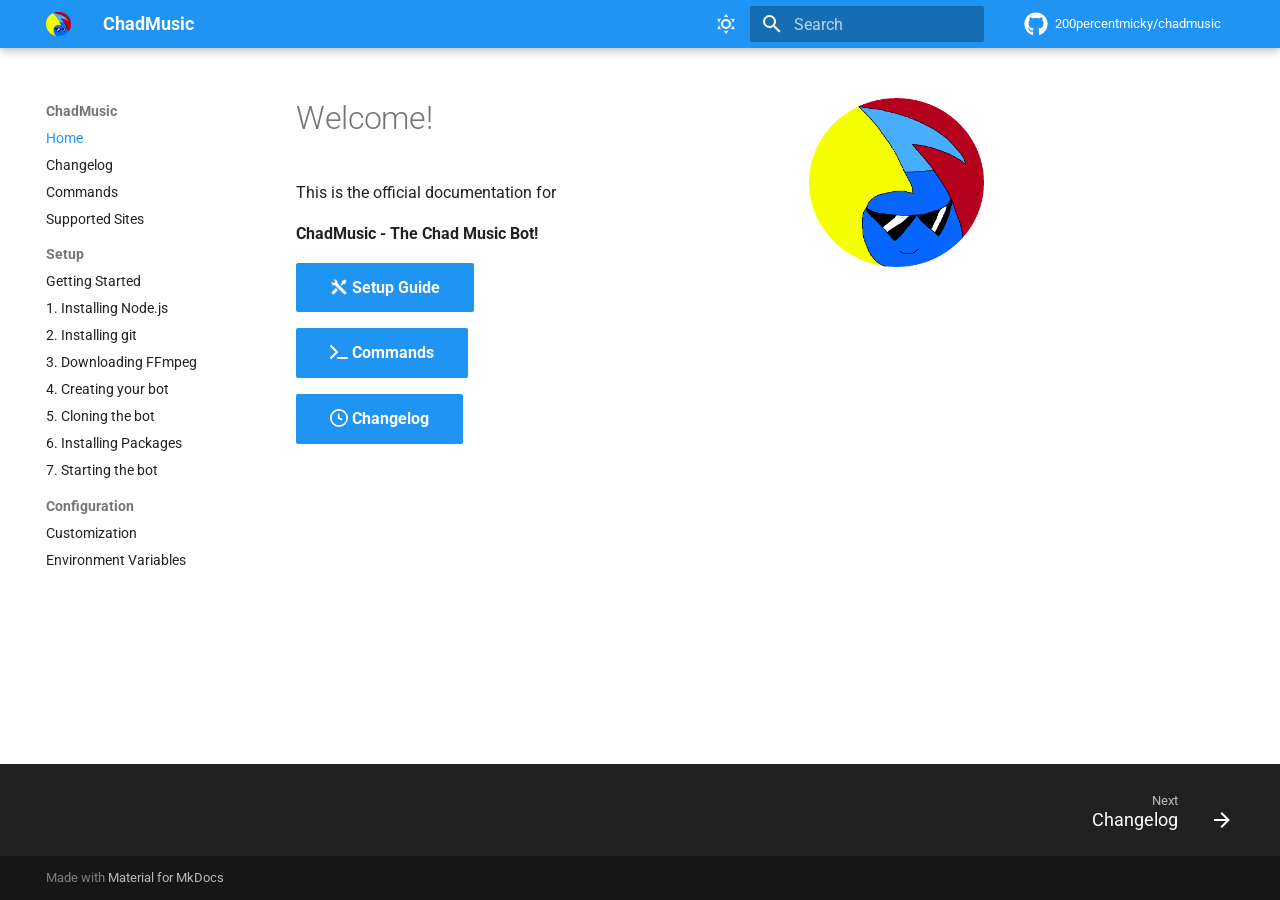
<file: index.html>
<!doctype html>
<html lang="en" class="no-js">
  <head>
    
      <meta charset="utf-8">
      <meta name="viewport" content="width=device-width,initial-scale=1">
      
      
      
      
      
        <link rel="next" href="changelog/">
      
      
      <link rel="icon" href="assets/deejaytreefiddy.ico">
      <meta name="generator" content="mkdocs-1.6.1, mkdocs-material-9.6.3">
    
    
      
        <title>ChadMusic</title>
      
    
    
      <link rel="stylesheet" href="assets/stylesheets/main.d7758b05.min.css">
      
        
        <link rel="stylesheet" href="assets/stylesheets/palette.06af60db.min.css">
      
      


    
    
      
    
    
      
        
        
        <link rel="preconnect" href="https://fonts.gstatic.com" crossorigin>
        <link rel="stylesheet" href="https://fonts.googleapis.com/css?family=Roboto:300,300i,400,400i,700,700i%7CRoboto+Mono:400,400i,700,700i&display=fallback">
        <style>:root{--md-text-font:"Roboto";--md-code-font:"Roboto Mono"}</style>
      
    
    
      <link rel="stylesheet" href="stylesheets/badge.css">
    
    <script>__md_scope=new URL(".",location),__md_hash=e=>[...e].reduce(((e,_)=>(e<<5)-e+_.charCodeAt(0)),0),__md_get=(e,_=localStorage,t=__md_scope)=>JSON.parse(_.getItem(t.pathname+"."+e)),__md_set=(e,_,t=localStorage,a=__md_scope)=>{try{t.setItem(a.pathname+"."+e,JSON.stringify(_))}catch(e){}}</script>
    
      

    
    
    
  </head>
  
  
    
    
      
    
    
    
    
    <body dir="ltr" data-md-color-scheme="default" data-md-color-primary="blue" data-md-color-accent="light-blue">
  
    
    <input class="md-toggle" data-md-toggle="drawer" type="checkbox" id="__drawer" autocomplete="off">
    <input class="md-toggle" data-md-toggle="search" type="checkbox" id="__search" autocomplete="off">
    <label class="md-overlay" for="__drawer"></label>
    <div data-md-component="skip">
      
    </div>
    <div data-md-component="announce">
      
    </div>
    
    
      

  

<header class="md-header md-header--shadow" data-md-component="header">
  <nav class="md-header__inner md-grid" aria-label="Header">
    <a href="." title="ChadMusic" class="md-header__button md-logo" aria-label="ChadMusic" data-md-component="logo">
      
  <img src="assets/deejaytreefiddy.png" alt="logo">

    </a>
    <label class="md-header__button md-icon" for="__drawer">
      
      <svg xmlns="http://www.w3.org/2000/svg" viewBox="0 0 24 24"><path d="M3 6h18v2H3zm0 5h18v2H3zm0 5h18v2H3z"/></svg>
    </label>
    <div class="md-header__title" data-md-component="header-title">
      <div class="md-header__ellipsis">
        <div class="md-header__topic">
          <span class="md-ellipsis">
            ChadMusic
          </span>
        </div>
        <div class="md-header__topic" data-md-component="header-topic">
          <span class="md-ellipsis">
            
              Home
            
          </span>
        </div>
      </div>
    </div>
    
      
        <form class="md-header__option" data-md-component="palette">
  
    
    
    
    <input class="md-option" data-md-color-media="" data-md-color-scheme="default" data-md-color-primary="blue" data-md-color-accent="light-blue"  aria-label="Lights on! Click to toggle."  type="radio" name="__palette" id="__palette_0">
    
      <label class="md-header__button md-icon" title="Lights on! Click to toggle." for="__palette_1" hidden>
        <svg xmlns="http://www.w3.org/2000/svg" viewBox="0 0 24 24"><path d="M12 7a5 5 0 0 1 5 5 5 5 0 0 1-5 5 5 5 0 0 1-5-5 5 5 0 0 1 5-5m0 2a3 3 0 0 0-3 3 3 3 0 0 0 3 3 3 3 0 0 0 3-3 3 3 0 0 0-3-3m0-7 2.39 3.42C13.65 5.15 12.84 5 12 5s-1.65.15-2.39.42zM3.34 7l4.16-.35A7.2 7.2 0 0 0 5.94 8.5c-.44.74-.69 1.5-.83 2.29zm.02 10 1.76-3.77a7.131 7.131 0 0 0 2.38 4.14zM20.65 7l-1.77 3.79a7.02 7.02 0 0 0-2.38-4.15zm-.01 10-4.14.36c.59-.51 1.12-1.14 1.54-1.86.42-.73.69-1.5.83-2.29zM12 22l-2.41-3.44c.74.27 1.55.44 2.41.44.82 0 1.63-.17 2.37-.44z"/></svg>
      </label>
    
  
    
    
    
    <input class="md-option" data-md-color-media="" data-md-color-scheme="slate" data-md-color-primary="black" data-md-color-accent="blue"  aria-label="Lights off... Click to toggle."  type="radio" name="__palette" id="__palette_1">
    
      <label class="md-header__button md-icon" title="Lights off... Click to toggle." for="__palette_0" hidden>
        <svg xmlns="http://www.w3.org/2000/svg" viewBox="0 0 24 24"><path d="m17.75 4.09-2.53 1.94.91 3.06-2.63-1.81-2.63 1.81.91-3.06-2.53-1.94L12.44 4l1.06-3 1.06 3zm3.5 6.91-1.64 1.25.59 1.98-1.7-1.17-1.7 1.17.59-1.98L15.75 11l2.06-.05L18.5 9l.69 1.95zm-2.28 4.95c.83-.08 1.72 1.1 1.19 1.85-.32.45-.66.87-1.08 1.27C15.17 23 8.84 23 4.94 19.07c-3.91-3.9-3.91-10.24 0-14.14.4-.4.82-.76 1.27-1.08.75-.53 1.93.36 1.85 1.19-.27 2.86.69 5.83 2.89 8.02a9.96 9.96 0 0 0 8.02 2.89m-1.64 2.02a12.08 12.08 0 0 1-7.8-3.47c-2.17-2.19-3.33-5-3.49-7.82-2.81 3.14-2.7 7.96.31 10.98 3.02 3.01 7.84 3.12 10.98.31"/></svg>
      </label>
    
  
</form>
      
    
    
      <script>var palette=__md_get("__palette");if(palette&&palette.color){if("(prefers-color-scheme)"===palette.color.media){var media=matchMedia("(prefers-color-scheme: light)"),input=document.querySelector(media.matches?"[data-md-color-media='(prefers-color-scheme: light)']":"[data-md-color-media='(prefers-color-scheme: dark)']");palette.color.media=input.getAttribute("data-md-color-media"),palette.color.scheme=input.getAttribute("data-md-color-scheme"),palette.color.primary=input.getAttribute("data-md-color-primary"),palette.color.accent=input.getAttribute("data-md-color-accent")}for(var[key,value]of Object.entries(palette.color))document.body.setAttribute("data-md-color-"+key,value)}</script>
    
    
    
      <label class="md-header__button md-icon" for="__search">
        
        <svg xmlns="http://www.w3.org/2000/svg" viewBox="0 0 24 24"><path d="M9.5 3A6.5 6.5 0 0 1 16 9.5c0 1.61-.59 3.09-1.56 4.23l.27.27h.79l5 5-1.5 1.5-5-5v-.79l-.27-.27A6.52 6.52 0 0 1 9.5 16 6.5 6.5 0 0 1 3 9.5 6.5 6.5 0 0 1 9.5 3m0 2C7 5 5 7 5 9.5S7 14 9.5 14 14 12 14 9.5 12 5 9.5 5"/></svg>
      </label>
      <div class="md-search" data-md-component="search" role="dialog">
  <label class="md-search__overlay" for="__search"></label>
  <div class="md-search__inner" role="search">
    <form class="md-search__form" name="search">
      <input type="text" class="md-search__input" name="query" aria-label="Search" placeholder="Search" autocapitalize="off" autocorrect="off" autocomplete="off" spellcheck="false" data-md-component="search-query" required>
      <label class="md-search__icon md-icon" for="__search">
        
        <svg xmlns="http://www.w3.org/2000/svg" viewBox="0 0 24 24"><path d="M9.5 3A6.5 6.5 0 0 1 16 9.5c0 1.61-.59 3.09-1.56 4.23l.27.27h.79l5 5-1.5 1.5-5-5v-.79l-.27-.27A6.52 6.52 0 0 1 9.5 16 6.5 6.5 0 0 1 3 9.5 6.5 6.5 0 0 1 9.5 3m0 2C7 5 5 7 5 9.5S7 14 9.5 14 14 12 14 9.5 12 5 9.5 5"/></svg>
        
        <svg xmlns="http://www.w3.org/2000/svg" viewBox="0 0 24 24"><path d="M20 11v2H8l5.5 5.5-1.42 1.42L4.16 12l7.92-7.92L13.5 5.5 8 11z"/></svg>
      </label>
      <nav class="md-search__options" aria-label="Search">
        
        <button type="reset" class="md-search__icon md-icon" title="Clear" aria-label="Clear" tabindex="-1">
          
          <svg xmlns="http://www.w3.org/2000/svg" viewBox="0 0 24 24"><path d="M19 6.41 17.59 5 12 10.59 6.41 5 5 6.41 10.59 12 5 17.59 6.41 19 12 13.41 17.59 19 19 17.59 13.41 12z"/></svg>
        </button>
      </nav>
      
    </form>
    <div class="md-search__output">
      <div class="md-search__scrollwrap" tabindex="0" data-md-scrollfix>
        <div class="md-search-result" data-md-component="search-result">
          <div class="md-search-result__meta">
            Initializing search
          </div>
          <ol class="md-search-result__list" role="presentation"></ol>
        </div>
      </div>
    </div>
  </div>
</div>
    
    
      <div class="md-header__source">
        <a href="https://github.com/200percentmicky/chadmusic" title="Go to repository" class="md-source" data-md-component="source">
  <div class="md-source__icon md-icon">
    
    <svg xmlns="http://www.w3.org/2000/svg" viewBox="0 0 496 512"><!--! Font Awesome Free 6.7.2 by @fontawesome - https://fontawesome.com License - https://fontawesome.com/license/free (Icons: CC BY 4.0, Fonts: SIL OFL 1.1, Code: MIT License) Copyright 2024 Fonticons, Inc.--><path d="M165.9 397.4c0 2-2.3 3.6-5.2 3.6-3.3.3-5.6-1.3-5.6-3.6 0-2 2.3-3.6 5.2-3.6 3-.3 5.6 1.3 5.6 3.6m-31.1-4.5c-.7 2 1.3 4.3 4.3 4.9 2.6 1 5.6 0 6.2-2s-1.3-4.3-4.3-5.2c-2.6-.7-5.5.3-6.2 2.3m44.2-1.7c-2.9.7-4.9 2.6-4.6 4.9.3 2 2.9 3.3 5.9 2.6 2.9-.7 4.9-2.6 4.6-4.6-.3-1.9-3-3.2-5.9-2.9M244.8 8C106.1 8 0 113.3 0 252c0 110.9 69.8 205.8 169.5 239.2 12.8 2.3 17.3-5.6 17.3-12.1 0-6.2-.3-40.4-.3-61.4 0 0-70 15-84.7-29.8 0 0-11.4-29.1-27.8-36.6 0 0-22.9-15.7 1.6-15.4 0 0 24.9 2 38.6 25.8 21.9 38.6 58.6 27.5 72.9 20.9 2.3-16 8.8-27.1 16-33.7-55.9-6.2-112.3-14.3-112.3-110.5 0-27.5 7.6-41.3 23.6-58.9-2.6-6.5-11.1-33.3 2.6-67.9 20.9-6.5 69 27 69 27 20-5.6 41.5-8.5 62.8-8.5s42.8 2.9 62.8 8.5c0 0 48.1-33.6 69-27 13.7 34.7 5.2 61.4 2.6 67.9 16 17.7 25.8 31.5 25.8 58.9 0 96.5-58.9 104.2-114.8 110.5 9.2 7.9 17 22.9 17 46.4 0 33.7-.3 75.4-.3 83.6 0 6.5 4.6 14.4 17.3 12.1C428.2 457.8 496 362.9 496 252 496 113.3 383.5 8 244.8 8M97.2 352.9c-1.3 1-1 3.3.7 5.2 1.6 1.6 3.9 2.3 5.2 1 1.3-1 1-3.3-.7-5.2-1.6-1.6-3.9-2.3-5.2-1m-10.8-8.1c-.7 1.3.3 2.9 2.3 3.9 1.6 1 3.6.7 4.3-.7.7-1.3-.3-2.9-2.3-3.9-2-.6-3.6-.3-4.3.7m32.4 35.6c-1.6 1.3-1 4.3 1.3 6.2 2.3 2.3 5.2 2.6 6.5 1 1.3-1.3.7-4.3-1.3-6.2-2.2-2.3-5.2-2.6-6.5-1m-11.4-14.7c-1.6 1-1.6 3.6 0 5.9s4.3 3.3 5.6 2.3c1.6-1.3 1.6-3.9 0-6.2-1.4-2.3-4-3.3-5.6-2"/></svg>
  </div>
  <div class="md-source__repository">
    200percentmicky/chadmusic
  </div>
</a>
      </div>
    
  </nav>
  
</header>
    
    <div class="md-container" data-md-component="container">
      
      
        
          
        
      
      <main class="md-main" data-md-component="main">
        <div class="md-main__inner md-grid">
          
            
              
              <div class="md-sidebar md-sidebar--primary" data-md-component="sidebar" data-md-type="navigation" >
                <div class="md-sidebar__scrollwrap">
                  <div class="md-sidebar__inner">
                    



<nav class="md-nav md-nav--primary" aria-label="Navigation" data-md-level="0">
  <label class="md-nav__title" for="__drawer">
    <a href="." title="ChadMusic" class="md-nav__button md-logo" aria-label="ChadMusic" data-md-component="logo">
      
  <img src="assets/deejaytreefiddy.png" alt="logo">

    </a>
    ChadMusic
  </label>
  
    <div class="md-nav__source">
      <a href="https://github.com/200percentmicky/chadmusic" title="Go to repository" class="md-source" data-md-component="source">
  <div class="md-source__icon md-icon">
    
    <svg xmlns="http://www.w3.org/2000/svg" viewBox="0 0 496 512"><!--! Font Awesome Free 6.7.2 by @fontawesome - https://fontawesome.com License - https://fontawesome.com/license/free (Icons: CC BY 4.0, Fonts: SIL OFL 1.1, Code: MIT License) Copyright 2024 Fonticons, Inc.--><path d="M165.9 397.4c0 2-2.3 3.6-5.2 3.6-3.3.3-5.6-1.3-5.6-3.6 0-2 2.3-3.6 5.2-3.6 3-.3 5.6 1.3 5.6 3.6m-31.1-4.5c-.7 2 1.3 4.3 4.3 4.9 2.6 1 5.6 0 6.2-2s-1.3-4.3-4.3-5.2c-2.6-.7-5.5.3-6.2 2.3m44.2-1.7c-2.9.7-4.9 2.6-4.6 4.9.3 2 2.9 3.3 5.9 2.6 2.9-.7 4.9-2.6 4.6-4.6-.3-1.9-3-3.2-5.9-2.9M244.8 8C106.1 8 0 113.3 0 252c0 110.9 69.8 205.8 169.5 239.2 12.8 2.3 17.3-5.6 17.3-12.1 0-6.2-.3-40.4-.3-61.4 0 0-70 15-84.7-29.8 0 0-11.4-29.1-27.8-36.6 0 0-22.9-15.7 1.6-15.4 0 0 24.9 2 38.6 25.8 21.9 38.6 58.6 27.5 72.9 20.9 2.3-16 8.8-27.1 16-33.7-55.9-6.2-112.3-14.3-112.3-110.5 0-27.5 7.6-41.3 23.6-58.9-2.6-6.5-11.1-33.3 2.6-67.9 20.9-6.5 69 27 69 27 20-5.6 41.5-8.5 62.8-8.5s42.8 2.9 62.8 8.5c0 0 48.1-33.6 69-27 13.7 34.7 5.2 61.4 2.6 67.9 16 17.7 25.8 31.5 25.8 58.9 0 96.5-58.9 104.2-114.8 110.5 9.2 7.9 17 22.9 17 46.4 0 33.7-.3 75.4-.3 83.6 0 6.5 4.6 14.4 17.3 12.1C428.2 457.8 496 362.9 496 252 496 113.3 383.5 8 244.8 8M97.2 352.9c-1.3 1-1 3.3.7 5.2 1.6 1.6 3.9 2.3 5.2 1 1.3-1 1-3.3-.7-5.2-1.6-1.6-3.9-2.3-5.2-1m-10.8-8.1c-.7 1.3.3 2.9 2.3 3.9 1.6 1 3.6.7 4.3-.7.7-1.3-.3-2.9-2.3-3.9-2-.6-3.6-.3-4.3.7m32.4 35.6c-1.6 1.3-1 4.3 1.3 6.2 2.3 2.3 5.2 2.6 6.5 1 1.3-1.3.7-4.3-1.3-6.2-2.2-2.3-5.2-2.6-6.5-1m-11.4-14.7c-1.6 1-1.6 3.6 0 5.9s4.3 3.3 5.6 2.3c1.6-1.3 1.6-3.9 0-6.2-1.4-2.3-4-3.3-5.6-2"/></svg>
  </div>
  <div class="md-source__repository">
    200percentmicky/chadmusic
  </div>
</a>
    </div>
  
  <ul class="md-nav__list" data-md-scrollfix>
    
      
      
  
  
    
  
  
  
    <li class="md-nav__item md-nav__item--active">
      
      <input class="md-nav__toggle md-toggle" type="checkbox" id="__toc">
      
      
      
      <a href="." class="md-nav__link md-nav__link--active">
        
  
  <span class="md-ellipsis">
    Home
    
  </span>
  

      </a>
      
    </li>
  

    
      
      
  
  
  
  
    <li class="md-nav__item">
      <a href="changelog/" class="md-nav__link">
        
  
  <span class="md-ellipsis">
    Changelog
    
  </span>
  

      </a>
    </li>
  

    
      
      
  
  
  
  
    <li class="md-nav__item">
      <a href="commands/" class="md-nav__link">
        
  
  <span class="md-ellipsis">
    Commands
    
  </span>
  

      </a>
    </li>
  

    
      
      
  
  
  
  
    <li class="md-nav__item">
      <a href="supported_sites/" class="md-nav__link">
        
  
  <span class="md-ellipsis">
    Supported Sites
    
  </span>
  

      </a>
    </li>
  

    
      
      
  
  
  
  
    
    
      
        
      
        
      
        
      
        
      
        
      
        
      
        
      
        
      
    
    
      
        
        
      
    
    
      
    
    <li class="md-nav__item md-nav__item--section md-nav__item--nested">
      
        
        
        <input class="md-nav__toggle md-toggle " type="checkbox" id="__nav_5" >
        
          
          <label class="md-nav__link" for="__nav_5" id="__nav_5_label" tabindex="">
            
  
  <span class="md-ellipsis">
    Setup
    
  </span>
  

            <span class="md-nav__icon md-icon"></span>
          </label>
        
        <nav class="md-nav" data-md-level="1" aria-labelledby="__nav_5_label" aria-expanded="false">
          <label class="md-nav__title" for="__nav_5">
            <span class="md-nav__icon md-icon"></span>
            Setup
          </label>
          <ul class="md-nav__list" data-md-scrollfix>
            
              
                
  
  
  
  
    <li class="md-nav__item">
      <a href="setup/getting_started/" class="md-nav__link">
        
  
  <span class="md-ellipsis">
    Getting Started
    
  </span>
  

      </a>
    </li>
  

              
            
              
                
  
  
  
  
    <li class="md-nav__item">
      <a href="setup/install_node/" class="md-nav__link">
        
  
  <span class="md-ellipsis">
    1. Installing Node.js
    
  </span>
  

      </a>
    </li>
  

              
            
              
                
  
  
  
  
    <li class="md-nav__item">
      <a href="setup/install_git/" class="md-nav__link">
        
  
  <span class="md-ellipsis">
    2. Installing git
    
  </span>
  

      </a>
    </li>
  

              
            
              
                
  
  
  
  
    <li class="md-nav__item">
      <a href="setup/install_ffmpeg/" class="md-nav__link">
        
  
  <span class="md-ellipsis">
    3. Downloading FFmpeg
    
  </span>
  

      </a>
    </li>
  

              
            
              
                
  
  
  
  
    <li class="md-nav__item">
      <a href="setup/creating_app/" class="md-nav__link">
        
  
  <span class="md-ellipsis">
    4. Creating your bot
    
  </span>
  

      </a>
    </li>
  

              
            
              
                
  
  
  
  
    <li class="md-nav__item">
      <a href="setup/cloning_the_bot/" class="md-nav__link">
        
  
  <span class="md-ellipsis">
    5. Cloning the bot
    
  </span>
  

      </a>
    </li>
  

              
            
              
                
  
  
  
  
    <li class="md-nav__item">
      <a href="setup/install_packages/" class="md-nav__link">
        
  
  <span class="md-ellipsis">
    6. Installing Packages
    
  </span>
  

      </a>
    </li>
  

              
            
              
                
  
  
  
  
    <li class="md-nav__item">
      <a href="setup/starting_the_bot/" class="md-nav__link">
        
  
  <span class="md-ellipsis">
    7. Starting the bot
    
  </span>
  

      </a>
    </li>
  

              
            
          </ul>
        </nav>
      
    </li>
  

    
      
      
  
  
  
  
    
    
      
        
      
        
      
    
    
      
        
        
      
    
    
      
    
    <li class="md-nav__item md-nav__item--section md-nav__item--nested">
      
        
        
        <input class="md-nav__toggle md-toggle " type="checkbox" id="__nav_6" >
        
          
          <label class="md-nav__link" for="__nav_6" id="__nav_6_label" tabindex="">
            
  
  <span class="md-ellipsis">
    Configuration
    
  </span>
  

            <span class="md-nav__icon md-icon"></span>
          </label>
        
        <nav class="md-nav" data-md-level="1" aria-labelledby="__nav_6_label" aria-expanded="false">
          <label class="md-nav__title" for="__nav_6">
            <span class="md-nav__icon md-icon"></span>
            Configuration
          </label>
          <ul class="md-nav__list" data-md-scrollfix>
            
              
                
  
  
  
  
    <li class="md-nav__item">
      <a href="configuration/customization/" class="md-nav__link">
        
  
  <span class="md-ellipsis">
    Customization
    
  </span>
  

      </a>
    </li>
  

              
            
              
                
  
  
  
  
    <li class="md-nav__item">
      <a href="configuration/env_variables/" class="md-nav__link">
        
  
  <span class="md-ellipsis">
    Environment Variables
    
  </span>
  

      </a>
    </li>
  

              
            
          </ul>
        </nav>
      
    </li>
  

    
  </ul>
</nav>
                  </div>
                </div>
              </div>
            
            
              
              <div class="md-sidebar md-sidebar--secondary" data-md-component="sidebar" data-md-type="toc" >
                <div class="md-sidebar__scrollwrap">
                  <div class="md-sidebar__inner">
                    

<nav class="md-nav md-nav--secondary" aria-label="Table of contents">
  
  
  
  
</nav>
                  </div>
                </div>
              </div>
            
          
          
            <div class="md-content" data-md-component="content">
              <article class="md-content__inner md-typeset">
                
                  


  
  


<h1>
    Welcome! <img align="right" src="assets/deejaytreefiddy.png" width=175>
</h1>

<p>This is the official documentation for</p>
<p><strong>ChadMusic - The Chad Music Bot!</strong></p>
<p><a class="md-button md-button--primary" href="setup/getting_started/"><span class="twemoji"><svg xmlns="http://www.w3.org/2000/svg" viewBox="0 0 24 24"><path d="m21.71 20.29-1.42 1.42a1 1 0 0 1-1.41 0L7 9.85A3.8 3.8 0 0 1 6 10a4 4 0 0 1-3.78-5.3l2.54 2.54.53-.53 1.42-1.42.53-.53L4.7 2.22A4 4 0 0 1 10 6a3.8 3.8 0 0 1-.15 1l11.86 11.88a1 1 0 0 1 0 1.41M2.29 18.88a1 1 0 0 0 0 1.41l1.42 1.42a1 1 0 0 0 1.41 0l5.47-5.46-2.83-2.83M20 2l-4 2v2l-2.17 2.17 2 2L18 8h2l2-4Z"/></svg></span> Setup Guide</a></p>
<p><a class="md-button md-button--primary" href="commands/"><span class="twemoji"><svg xmlns="http://www.w3.org/2000/svg" viewBox="0 0 576 512"><!--! Font Awesome Free 6.7.2 by @fontawesome - https://fontawesome.com License - https://fontawesome.com/license/free (Icons: CC BY 4.0, Fonts: SIL OFL 1.1, Code: MIT License) Copyright 2024 Fonticons, Inc.--><path d="M9.4 86.6c-12.5-12.5-12.5-32.7 0-45.2s32.8-12.5 45.3 0l192 192c12.5 12.5 12.5 32.8 0 45.3l-192 192c-12.5 12.5-32.8 12.5-45.3 0s-12.5-32.8 0-45.3L178.7 256zM256 416h288c17.7 0 32 14.3 32 32s-14.3 32-32 32H256c-17.7 0-32-14.3-32-32s14.3-32 32-32"/></svg></span> Commands</a></p>
<p><a class="md-button md-button--primary" href="changelog/"><span class="twemoji"><svg xmlns="http://www.w3.org/2000/svg" viewBox="0 0 16 16"><path d="M8 0a8 8 0 1 1 0 16A8 8 0 0 1 8 0M1.5 8a6.5 6.5 0 1 0 13 0 6.5 6.5 0 0 0-13 0m7-3.25v2.992l2.028.812a.75.75 0 0 1-.557 1.392l-2.5-1A.75.75 0 0 1 7 8.25v-3.5a.75.75 0 0 1 1.5 0"/></svg></span> Changelog</a></p>












                
              </article>
            </div>
          
          
<script>var target=document.getElementById(location.hash.slice(1));target&&target.name&&(target.checked=target.name.startsWith("__tabbed_"))</script>
        </div>
        
          <button type="button" class="md-top md-icon" data-md-component="top" hidden>
  
  <svg xmlns="http://www.w3.org/2000/svg" viewBox="0 0 24 24"><path d="M13 20h-2V8l-5.5 5.5-1.42-1.42L12 4.16l7.92 7.92-1.42 1.42L13 8z"/></svg>
  Back to top
</button>
        
      </main>
      
        <footer class="md-footer">
  
    
      
      <nav class="md-footer__inner md-grid" aria-label="Footer" >
        
        
          
          <a href="changelog/" class="md-footer__link md-footer__link--next" aria-label="Next: Changelog">
            <div class="md-footer__title">
              <span class="md-footer__direction">
                Next
              </span>
              <div class="md-ellipsis">
                Changelog
              </div>
            </div>
            <div class="md-footer__button md-icon">
              
              <svg xmlns="http://www.w3.org/2000/svg" viewBox="0 0 24 24"><path d="M4 11v2h12l-5.5 5.5 1.42 1.42L19.84 12l-7.92-7.92L10.5 5.5 16 11z"/></svg>
            </div>
          </a>
        
      </nav>
    
  
  <div class="md-footer-meta md-typeset">
    <div class="md-footer-meta__inner md-grid">
      <div class="md-copyright">
  
  
    Made with
    <a href="https://squidfunk.github.io/mkdocs-material/" target="_blank" rel="noopener">
      Material for MkDocs
    </a>
  
</div>
      
    </div>
  </div>
</footer>
      
    </div>
    <div class="md-dialog" data-md-component="dialog">
      <div class="md-dialog__inner md-typeset"></div>
    </div>
    
    
    <script id="__config" type="application/json">{"base": ".", "features": ["content.tooltips", "content.code.copy", "navigation.sections", "navigation.top", "navigation.prune", "navigation.path", "navigation.indexes", "navigation.footer"], "search": "assets/javascripts/workers/search.f8cc74c7.min.js", "translations": {"clipboard.copied": "Copied to clipboard", "clipboard.copy": "Copy to clipboard", "search.result.more.one": "1 more on this page", "search.result.more.other": "# more on this page", "search.result.none": "No matching documents", "search.result.one": "1 matching document", "search.result.other": "# matching documents", "search.result.placeholder": "Type to start searching", "search.result.term.missing": "Missing", "select.version": "Select version"}}</script>
    
    
      <script src="assets/javascripts/bundle.f1b6f286.min.js"></script>
      
    
  </body>
</html>
</file>
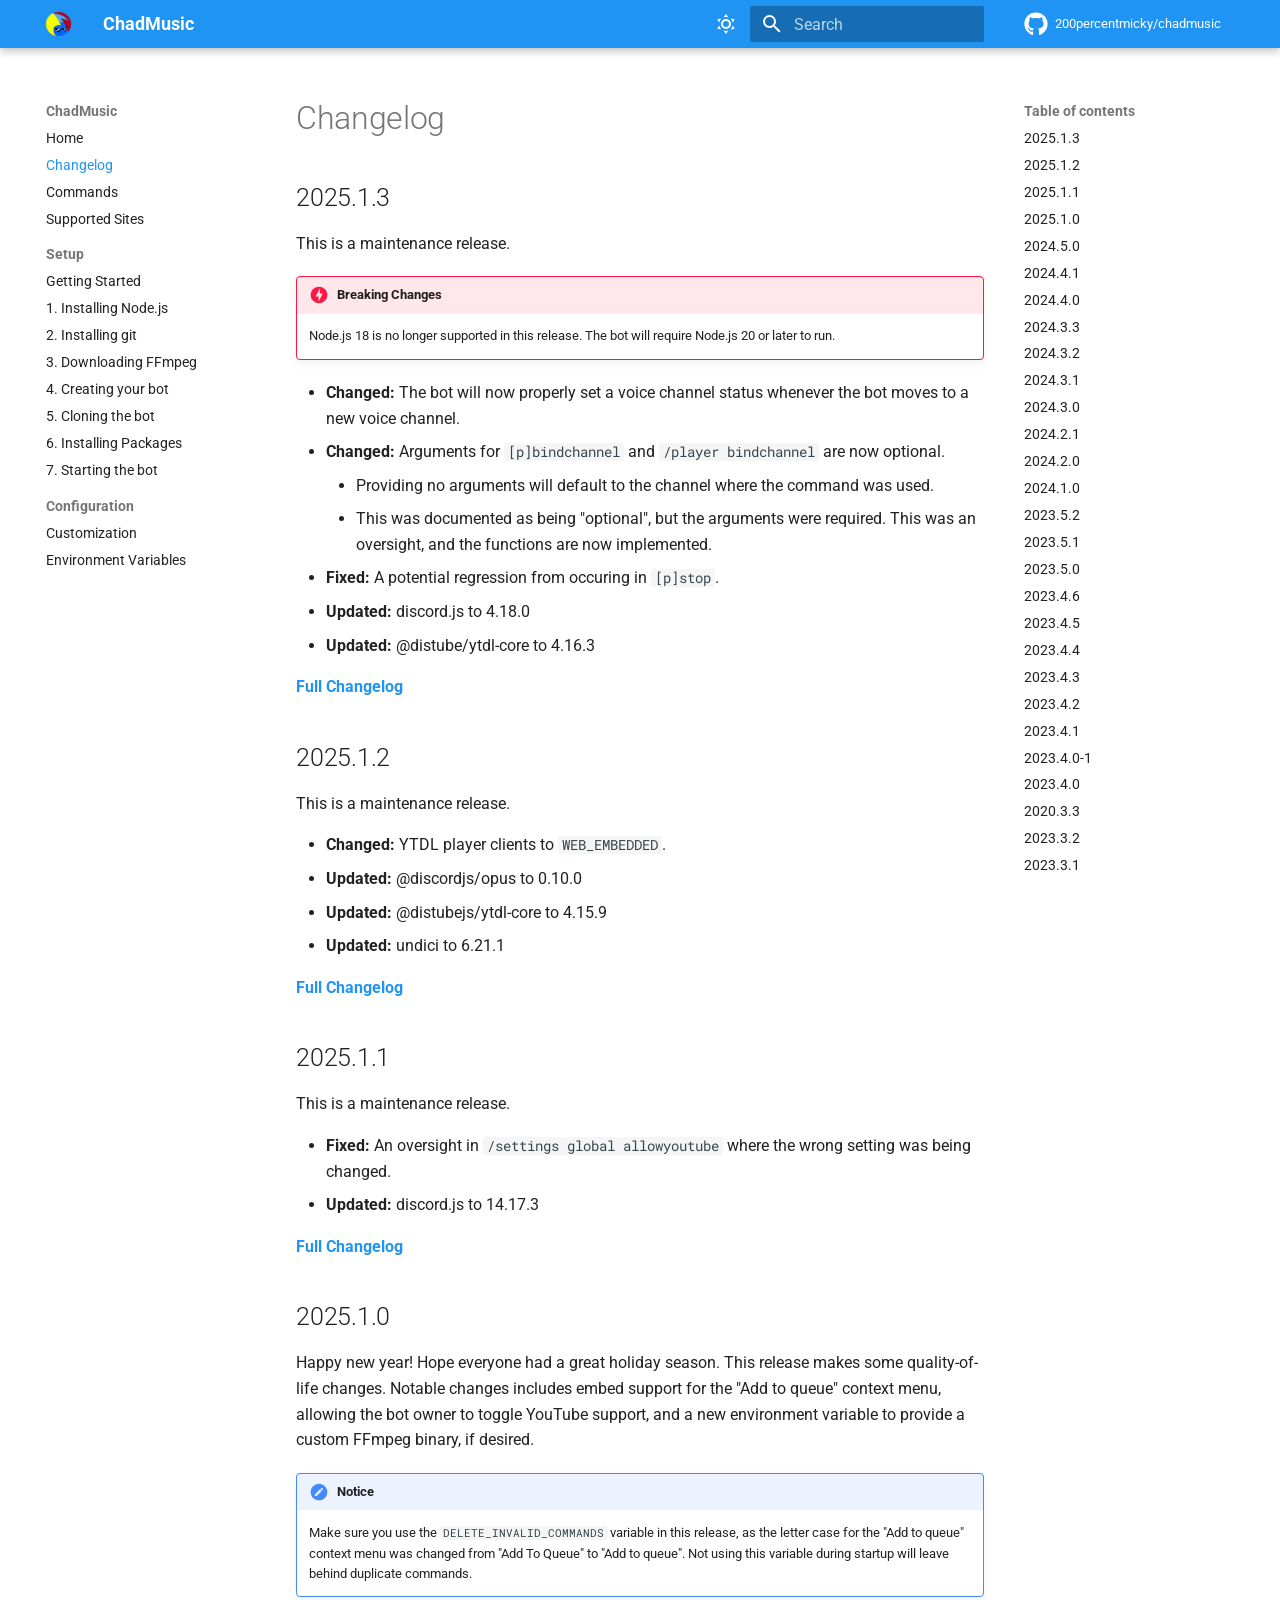
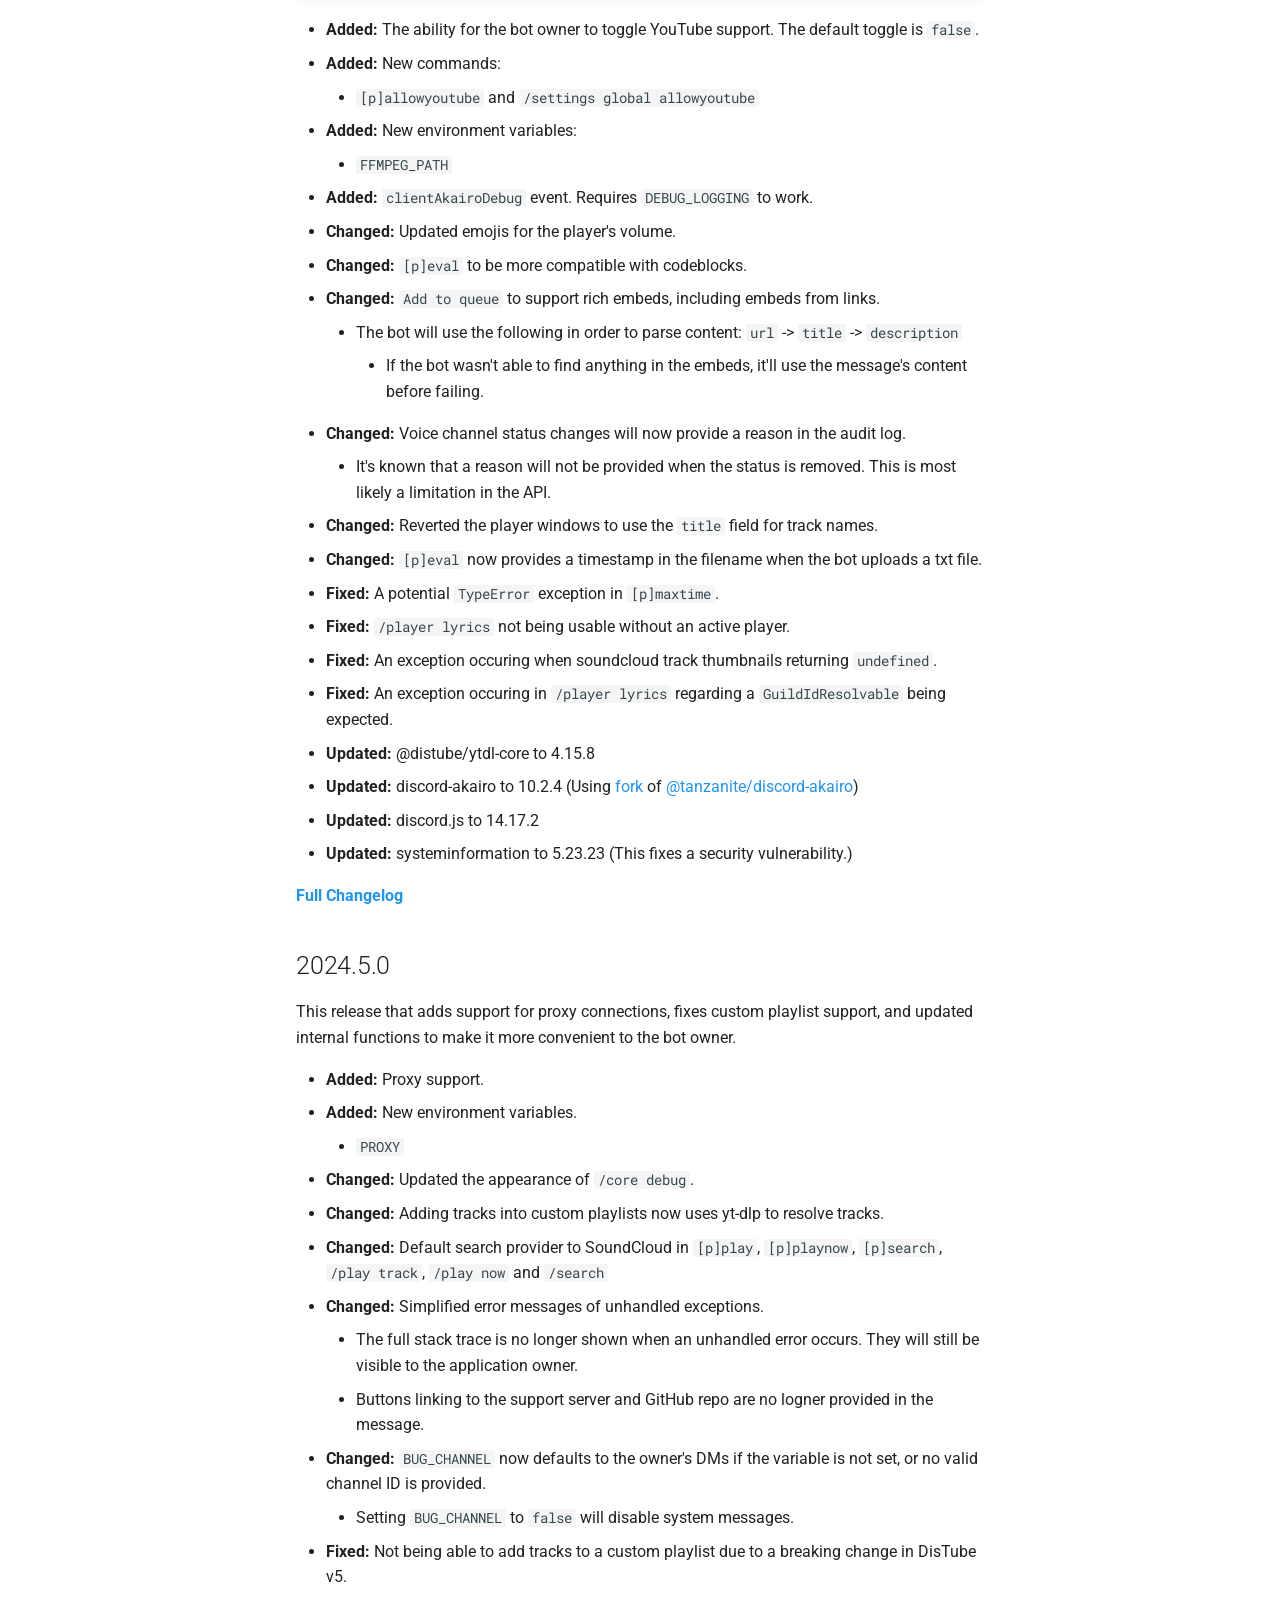
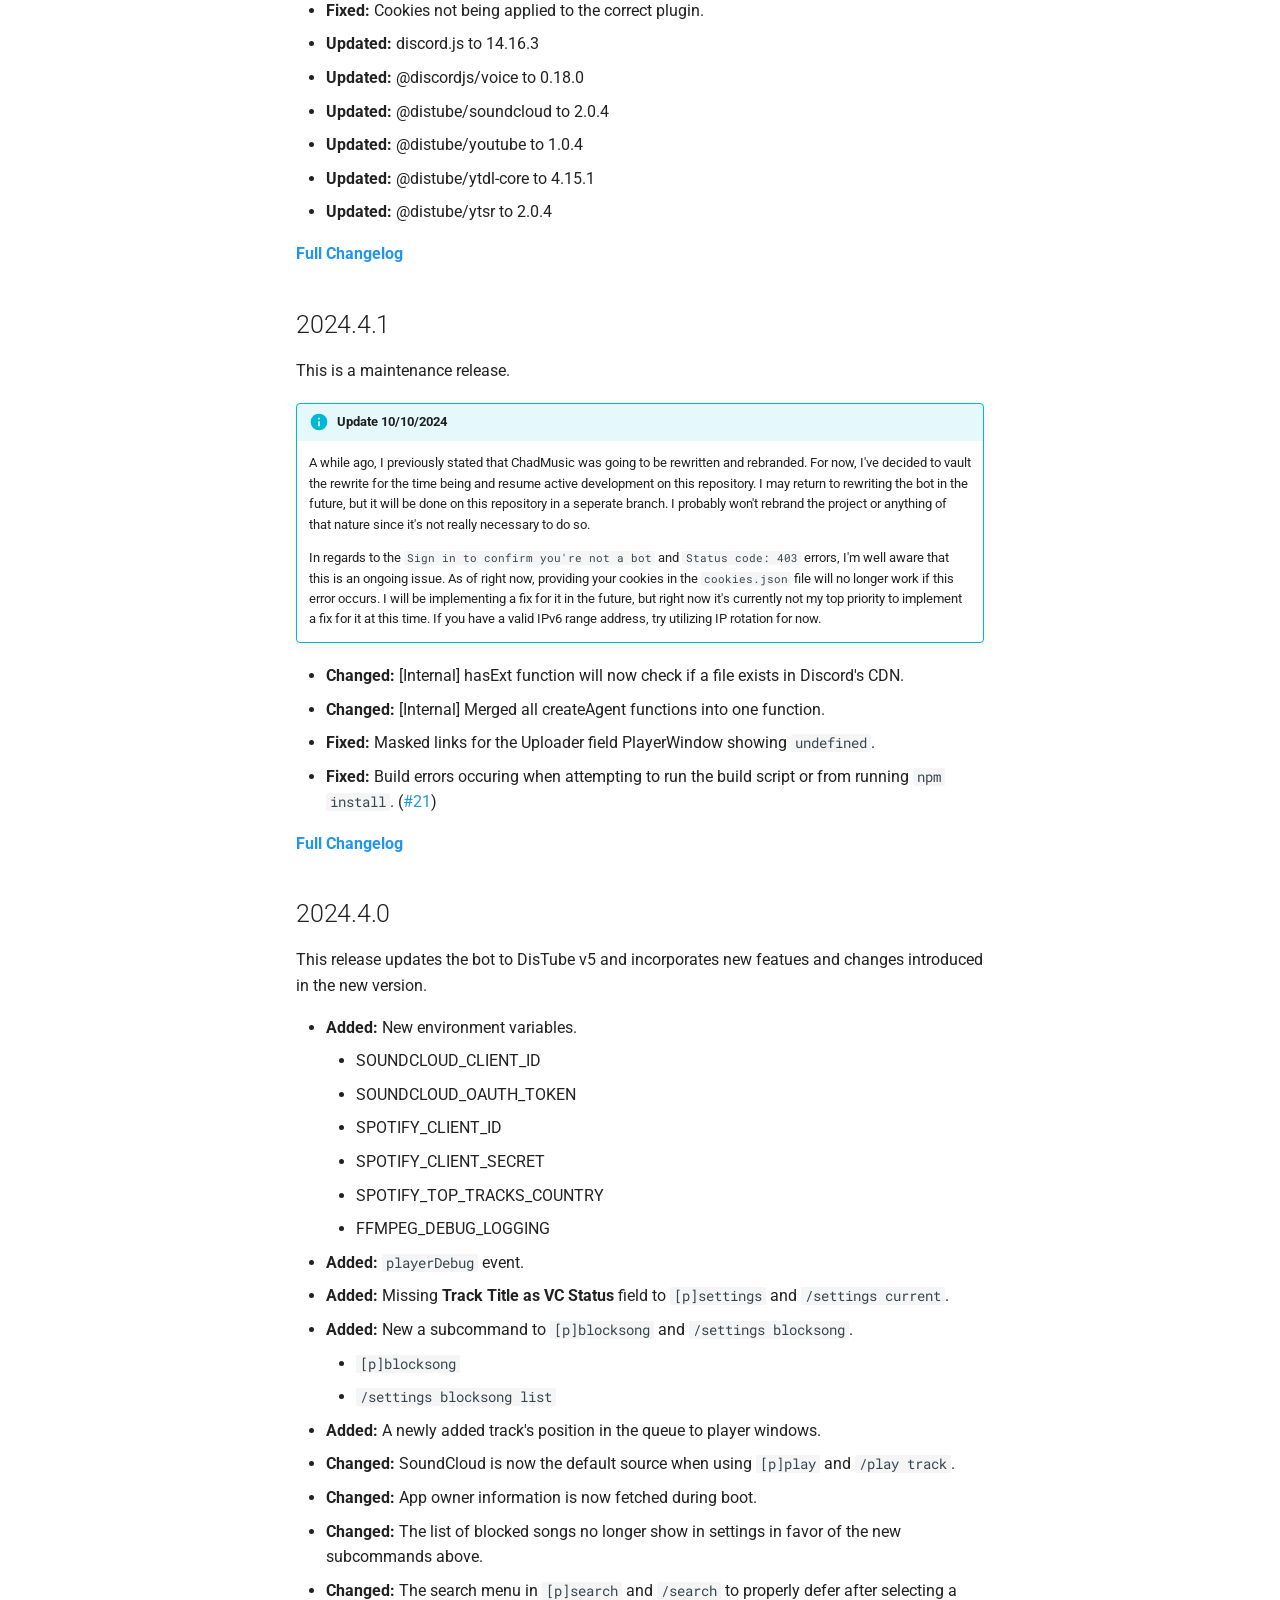
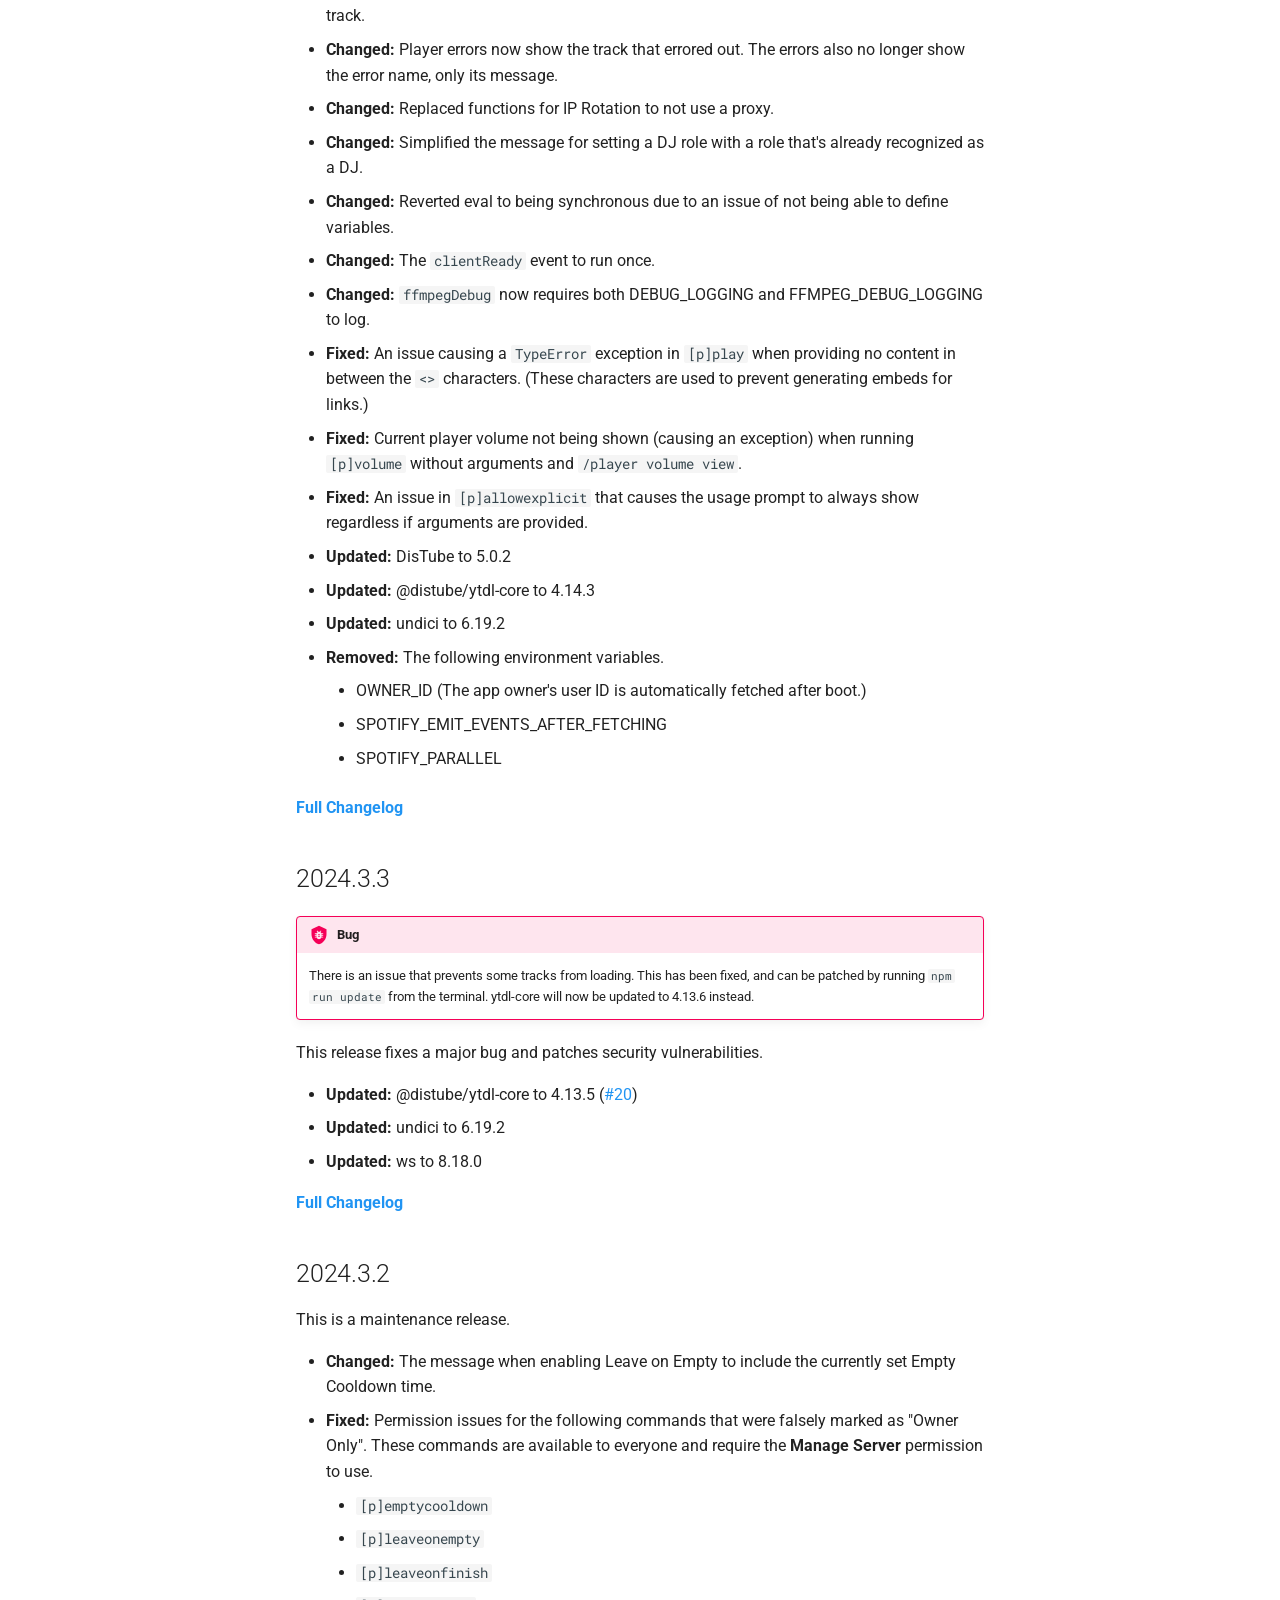
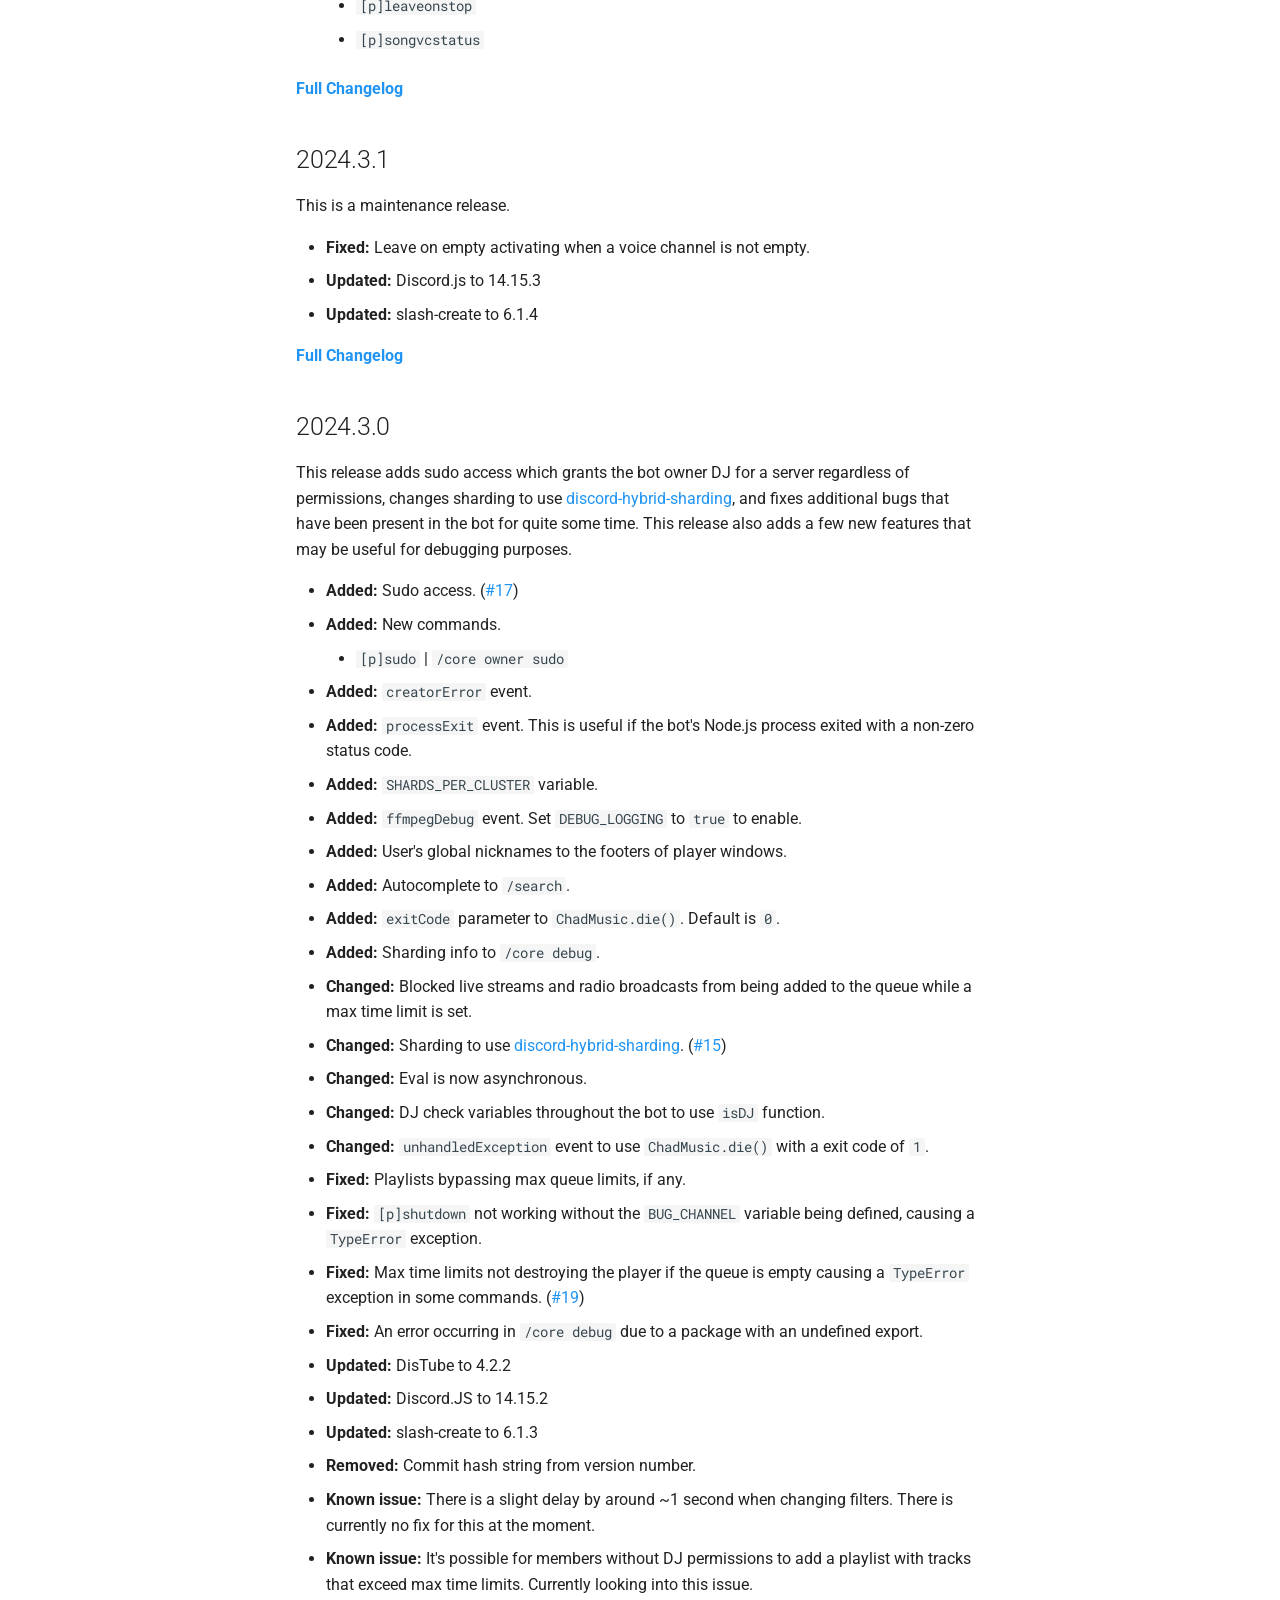
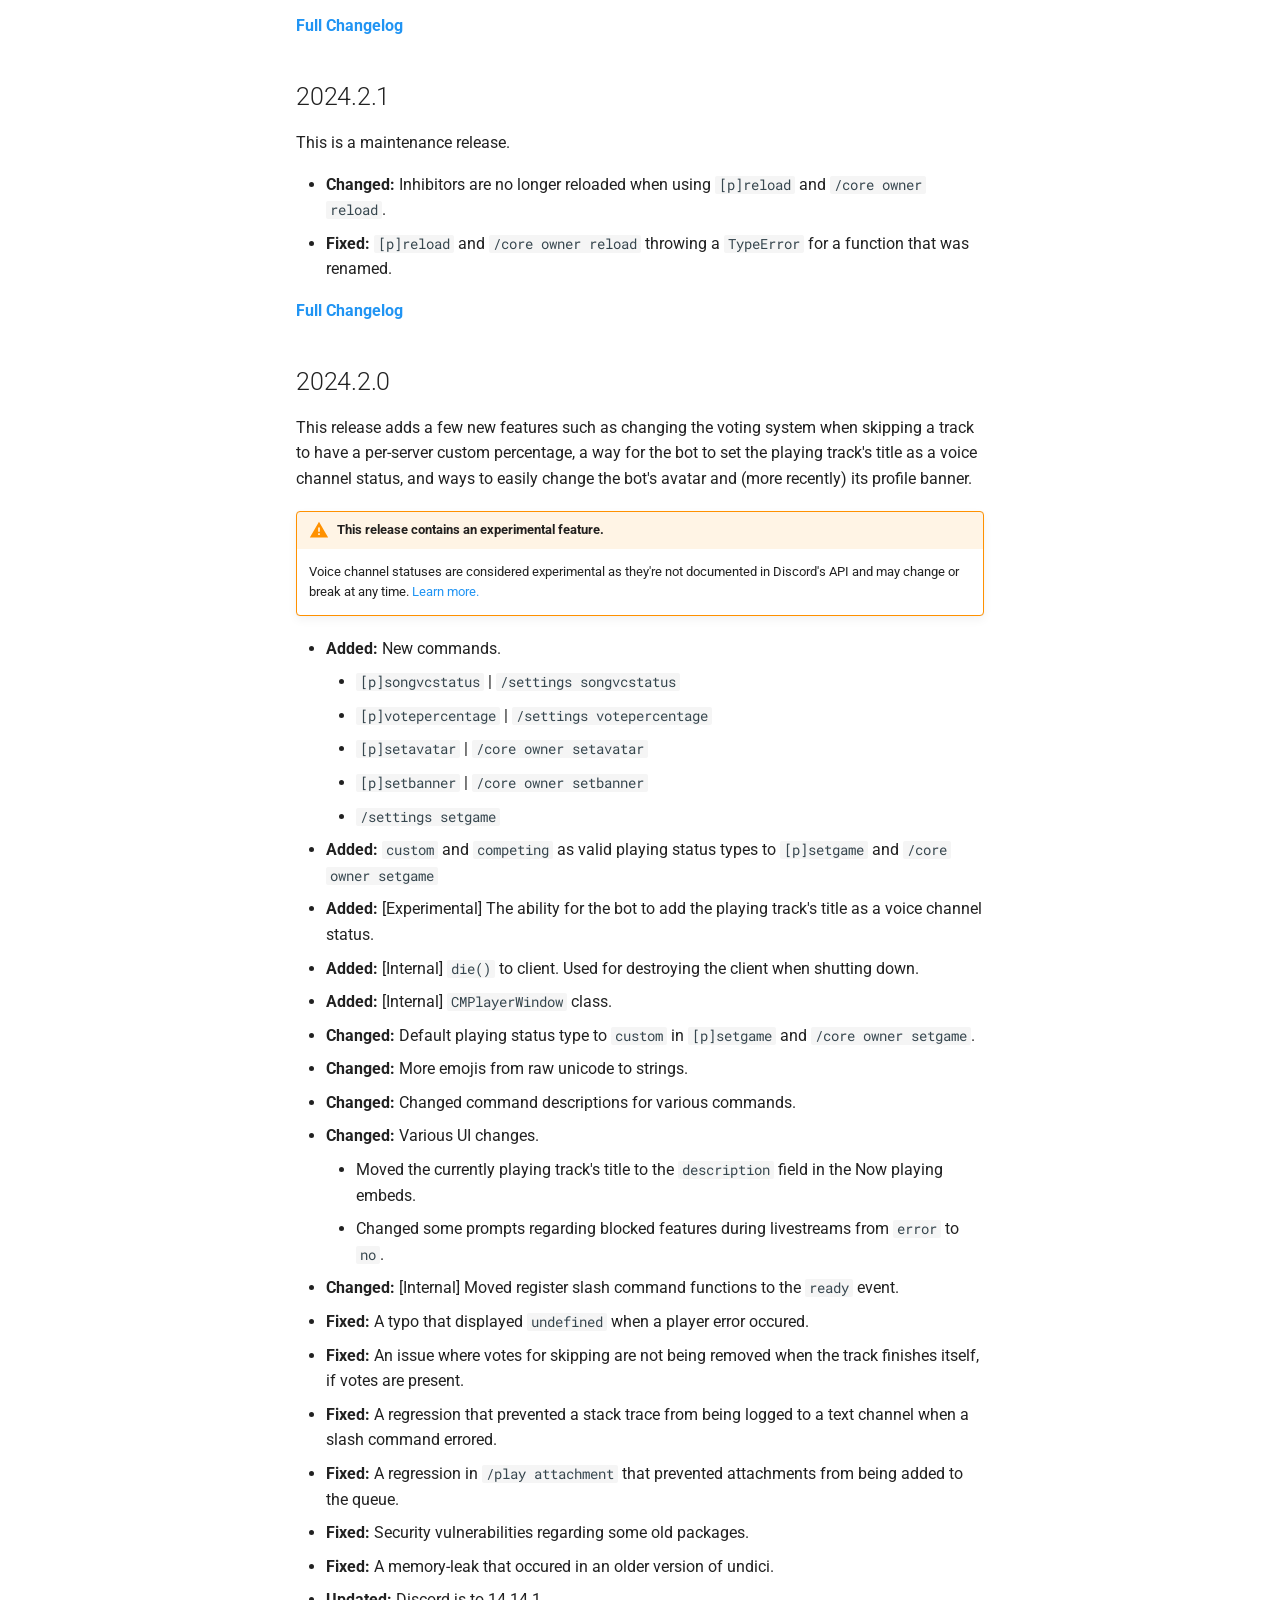
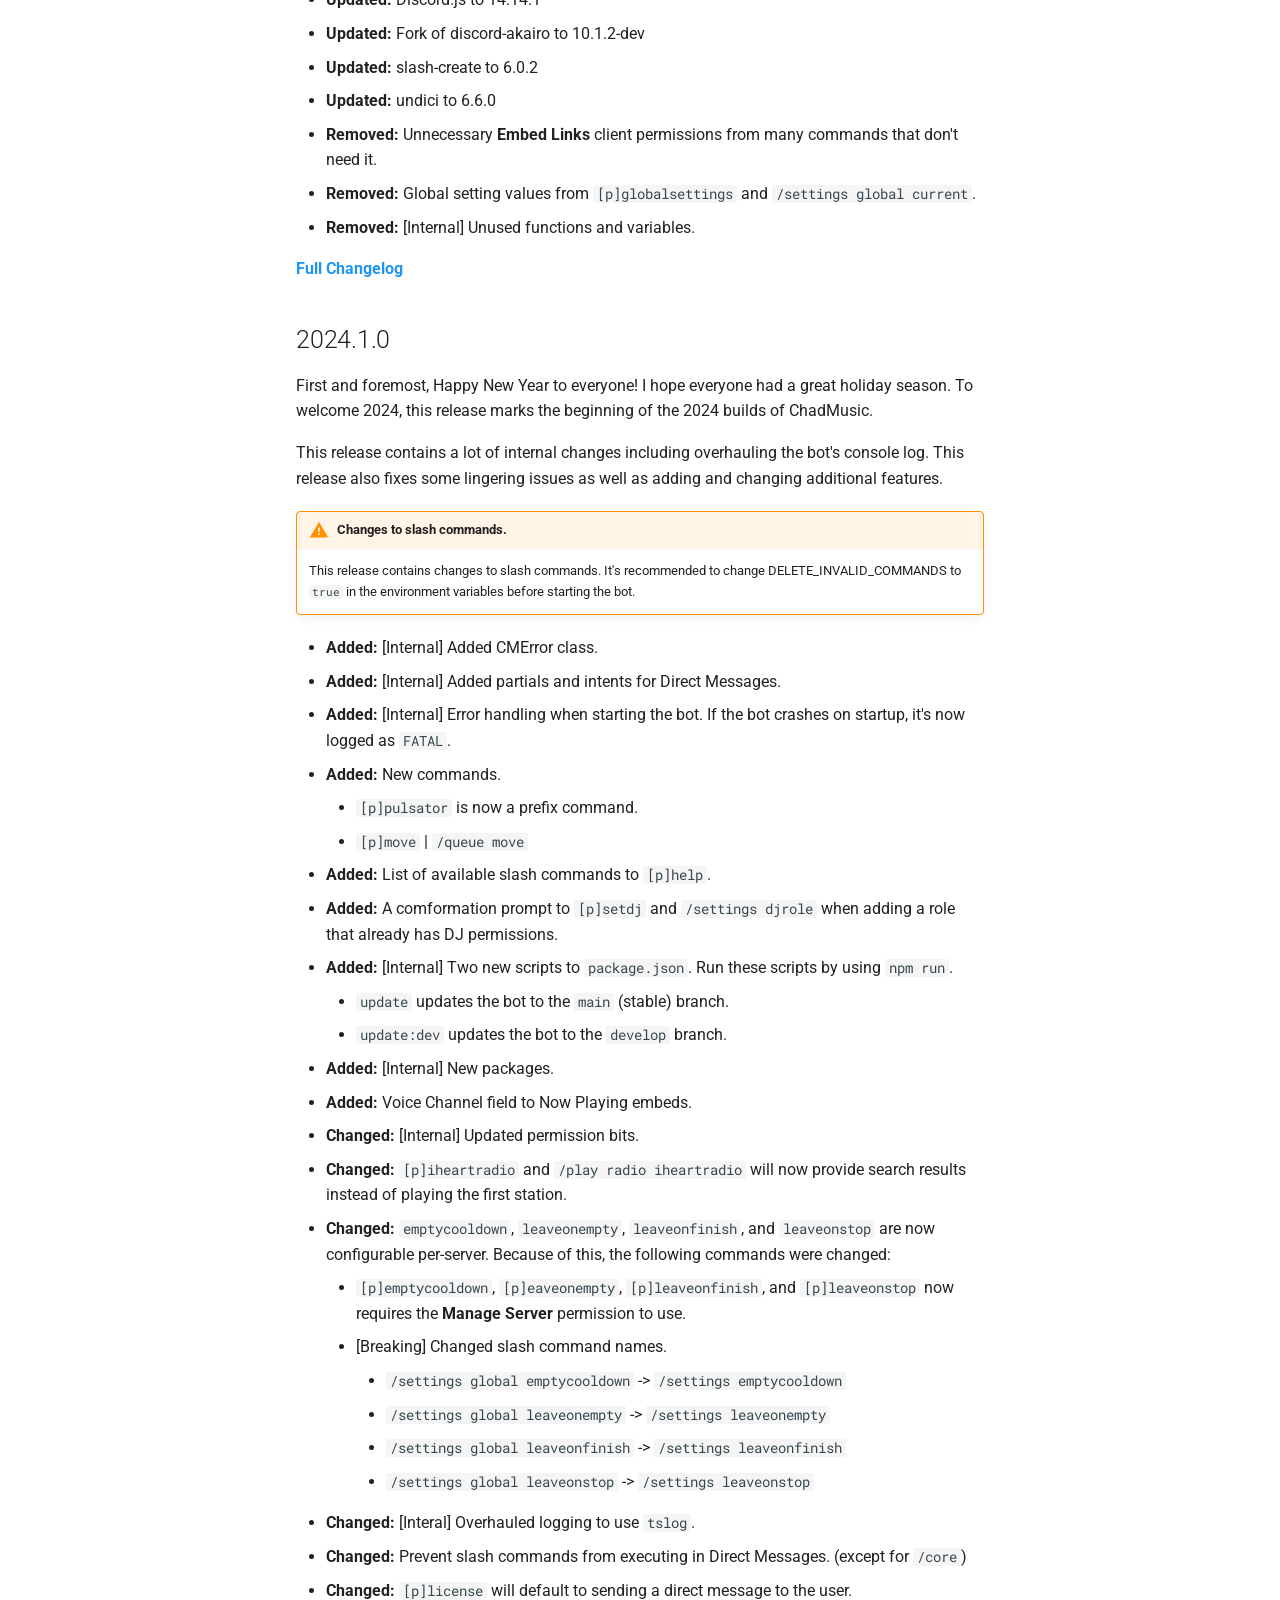
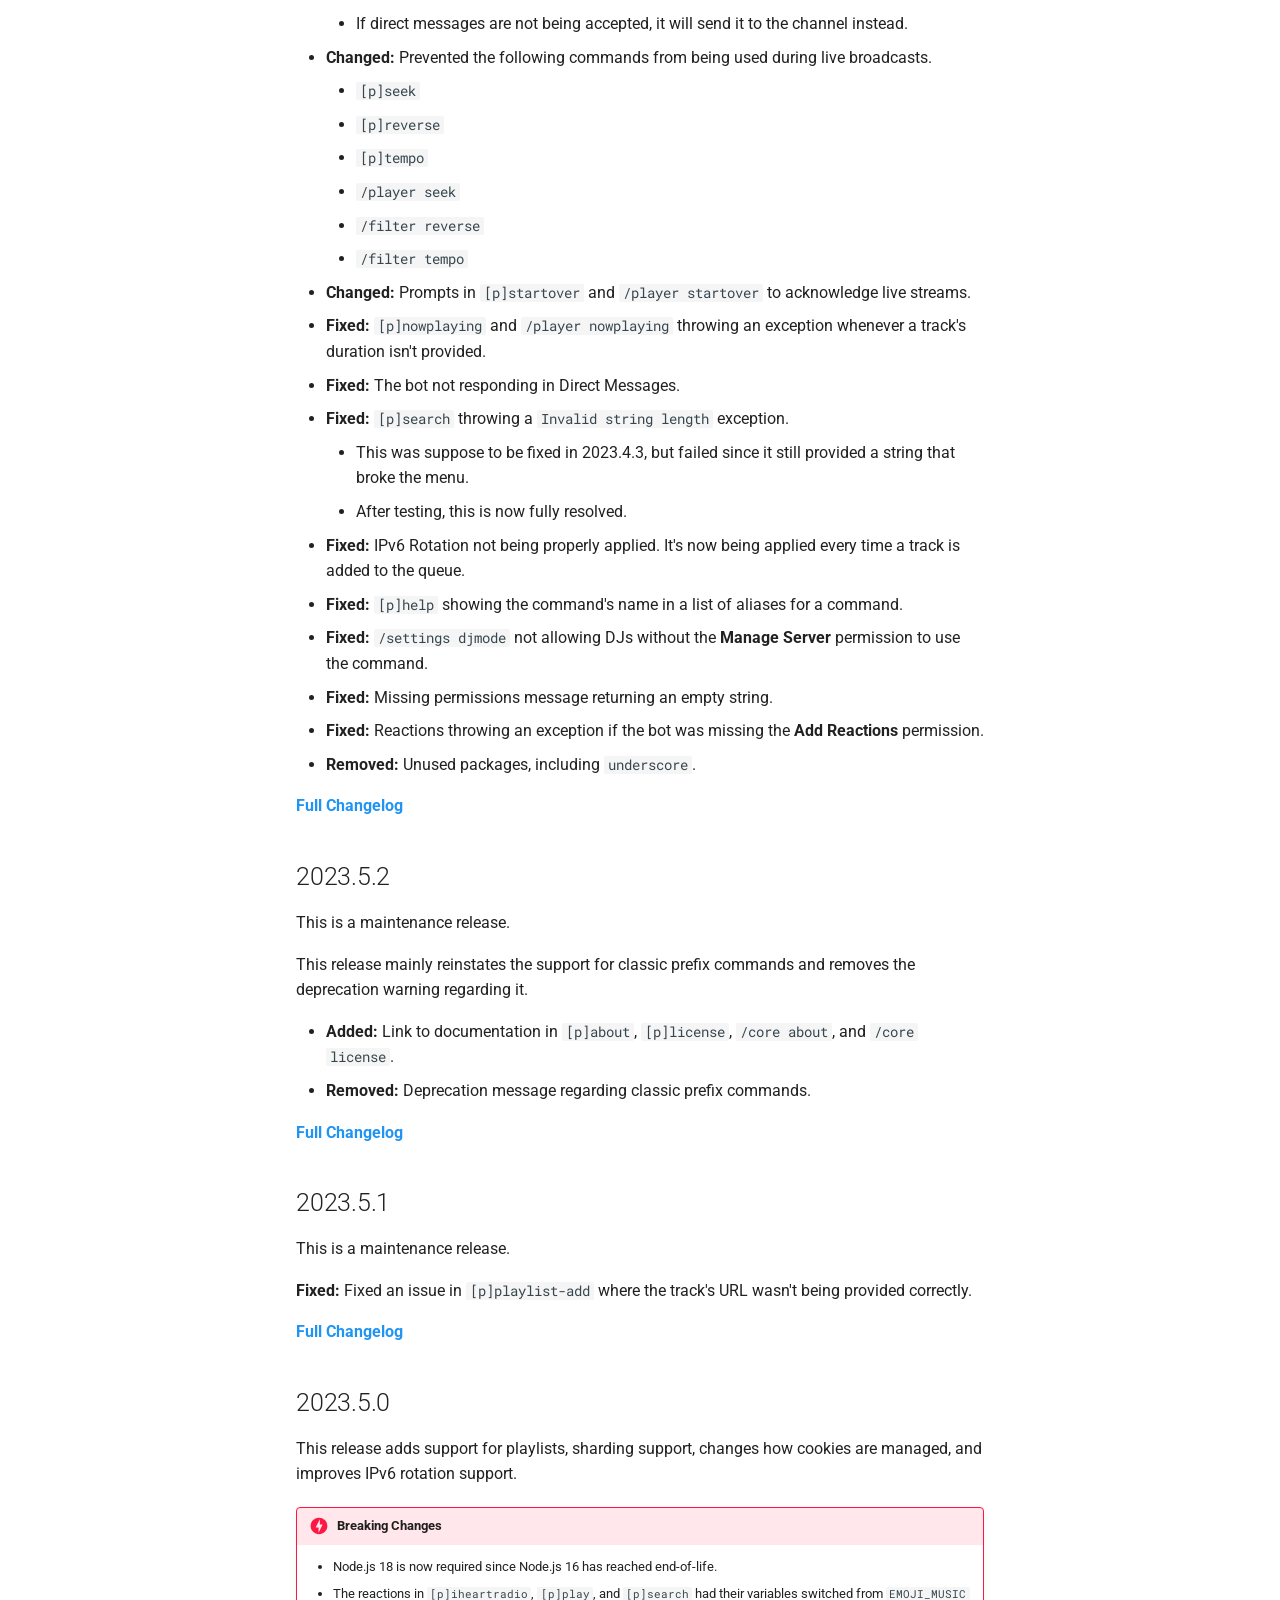
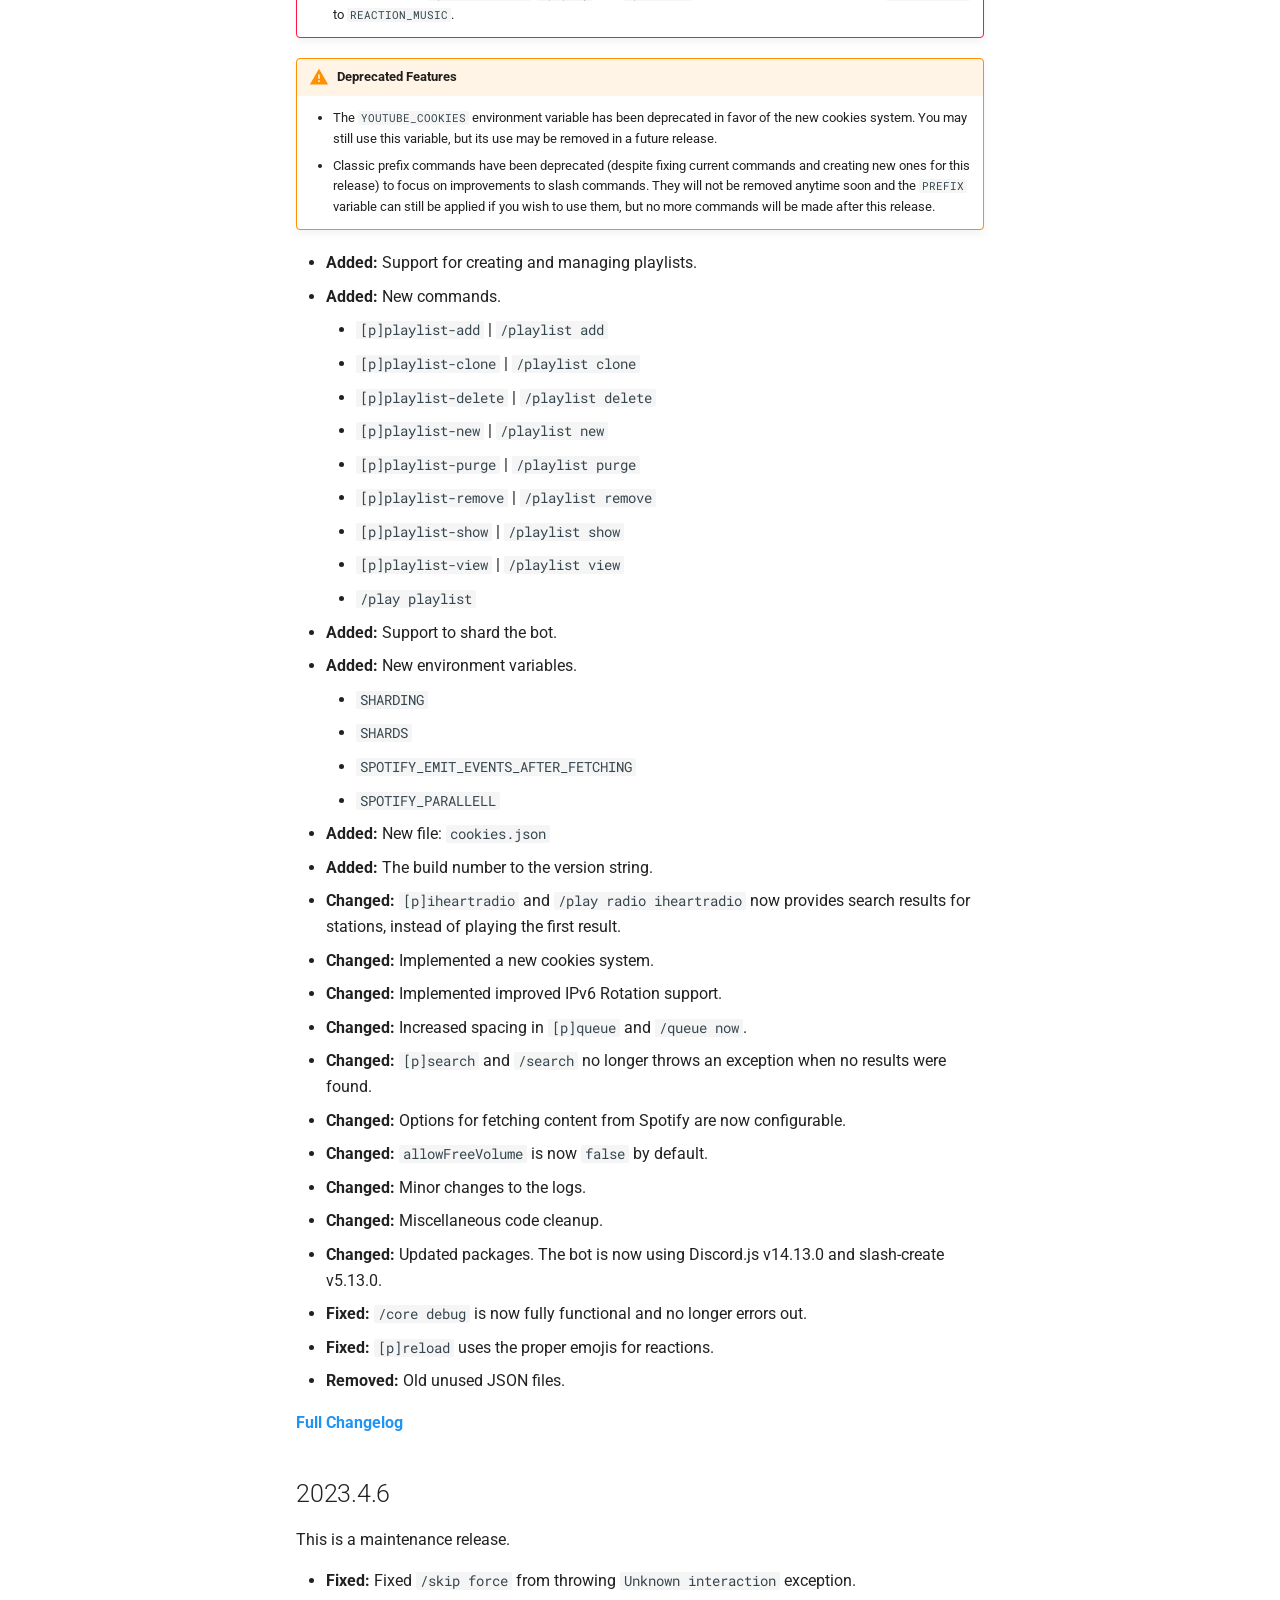
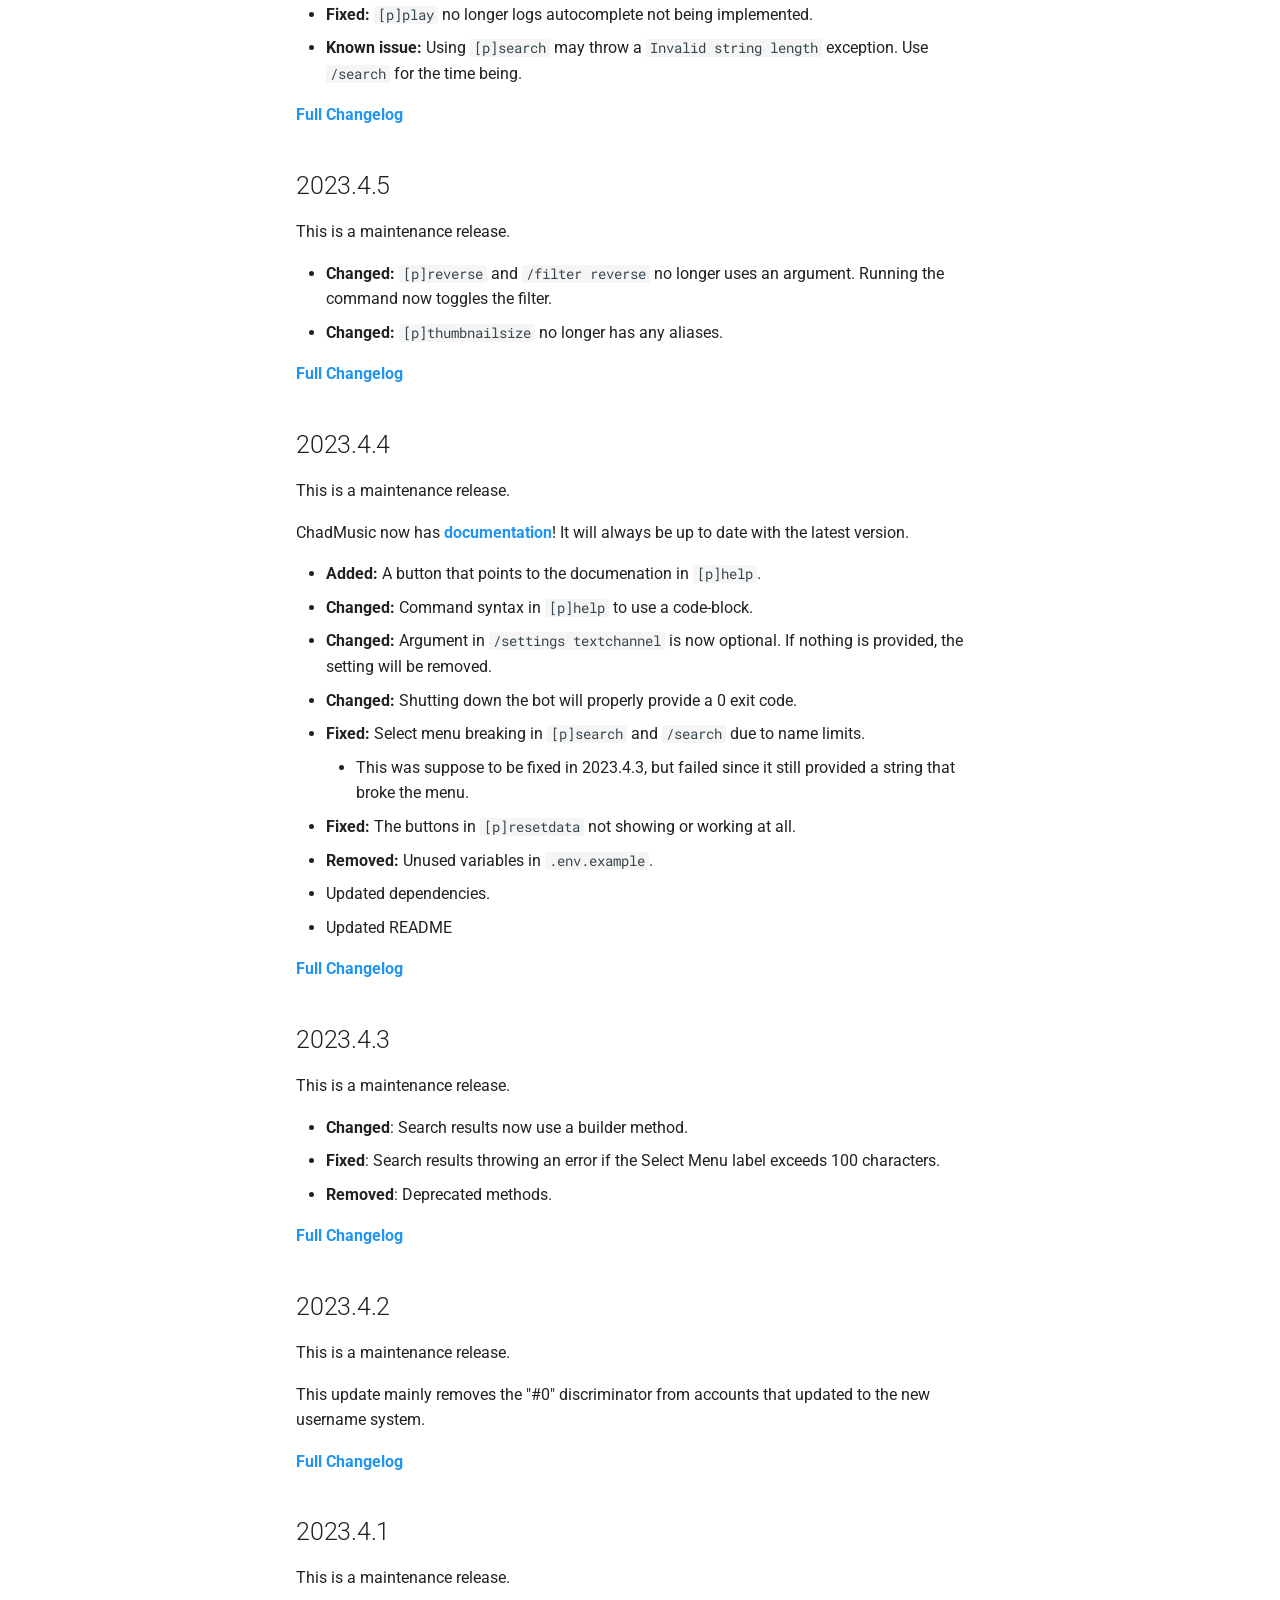
<file: changelog/index.html>
<!doctype html>
<html lang="en" class="no-js">
  <head>
    
      <meta charset="utf-8">
      <meta name="viewport" content="width=device-width,initial-scale=1">
      
      
      
      
        <link rel="prev" href="..">
      
      
        <link rel="next" href="../commands/">
      
      
      <link rel="icon" href="../assets/deejaytreefiddy.ico">
      <meta name="generator" content="mkdocs-1.6.1, mkdocs-material-9.6.3">
    
    
      
        <title>Changelog - ChadMusic</title>
      
    
    
      <link rel="stylesheet" href="../assets/stylesheets/main.d7758b05.min.css">
      
        
        <link rel="stylesheet" href="../assets/stylesheets/palette.06af60db.min.css">
      
      


    
    
      
    
    
      
        
        
        <link rel="preconnect" href="https://fonts.gstatic.com" crossorigin>
        <link rel="stylesheet" href="https://fonts.googleapis.com/css?family=Roboto:300,300i,400,400i,700,700i%7CRoboto+Mono:400,400i,700,700i&display=fallback">
        <style>:root{--md-text-font:"Roboto";--md-code-font:"Roboto Mono"}</style>
      
    
    
      <link rel="stylesheet" href="../stylesheets/badge.css">
    
    <script>__md_scope=new URL("..",location),__md_hash=e=>[...e].reduce(((e,_)=>(e<<5)-e+_.charCodeAt(0)),0),__md_get=(e,_=localStorage,t=__md_scope)=>JSON.parse(_.getItem(t.pathname+"."+e)),__md_set=(e,_,t=localStorage,a=__md_scope)=>{try{t.setItem(a.pathname+"."+e,JSON.stringify(_))}catch(e){}}</script>
    
      

    
    
    
  </head>
  
  
    
    
      
    
    
    
    
    <body dir="ltr" data-md-color-scheme="default" data-md-color-primary="blue" data-md-color-accent="light-blue">
  
    
    <input class="md-toggle" data-md-toggle="drawer" type="checkbox" id="__drawer" autocomplete="off">
    <input class="md-toggle" data-md-toggle="search" type="checkbox" id="__search" autocomplete="off">
    <label class="md-overlay" for="__drawer"></label>
    <div data-md-component="skip">
      
        
        <a href="#changelog" class="md-skip">
          Skip to content
        </a>
      
    </div>
    <div data-md-component="announce">
      
    </div>
    
    
      

  

<header class="md-header md-header--shadow" data-md-component="header">
  <nav class="md-header__inner md-grid" aria-label="Header">
    <a href=".." title="ChadMusic" class="md-header__button md-logo" aria-label="ChadMusic" data-md-component="logo">
      
  <img src="../assets/deejaytreefiddy.png" alt="logo">

    </a>
    <label class="md-header__button md-icon" for="__drawer">
      
      <svg xmlns="http://www.w3.org/2000/svg" viewBox="0 0 24 24"><path d="M3 6h18v2H3zm0 5h18v2H3zm0 5h18v2H3z"/></svg>
    </label>
    <div class="md-header__title" data-md-component="header-title">
      <div class="md-header__ellipsis">
        <div class="md-header__topic">
          <span class="md-ellipsis">
            ChadMusic
          </span>
        </div>
        <div class="md-header__topic" data-md-component="header-topic">
          <span class="md-ellipsis">
            
              Changelog
            
          </span>
        </div>
      </div>
    </div>
    
      
        <form class="md-header__option" data-md-component="palette">
  
    
    
    
    <input class="md-option" data-md-color-media="" data-md-color-scheme="default" data-md-color-primary="blue" data-md-color-accent="light-blue"  aria-label="Lights on! Click to toggle."  type="radio" name="__palette" id="__palette_0">
    
      <label class="md-header__button md-icon" title="Lights on! Click to toggle." for="__palette_1" hidden>
        <svg xmlns="http://www.w3.org/2000/svg" viewBox="0 0 24 24"><path d="M12 7a5 5 0 0 1 5 5 5 5 0 0 1-5 5 5 5 0 0 1-5-5 5 5 0 0 1 5-5m0 2a3 3 0 0 0-3 3 3 3 0 0 0 3 3 3 3 0 0 0 3-3 3 3 0 0 0-3-3m0-7 2.39 3.42C13.65 5.15 12.84 5 12 5s-1.65.15-2.39.42zM3.34 7l4.16-.35A7.2 7.2 0 0 0 5.94 8.5c-.44.74-.69 1.5-.83 2.29zm.02 10 1.76-3.77a7.131 7.131 0 0 0 2.38 4.14zM20.65 7l-1.77 3.79a7.02 7.02 0 0 0-2.38-4.15zm-.01 10-4.14.36c.59-.51 1.12-1.14 1.54-1.86.42-.73.69-1.5.83-2.29zM12 22l-2.41-3.44c.74.27 1.55.44 2.41.44.82 0 1.63-.17 2.37-.44z"/></svg>
      </label>
    
  
    
    
    
    <input class="md-option" data-md-color-media="" data-md-color-scheme="slate" data-md-color-primary="black" data-md-color-accent="blue"  aria-label="Lights off... Click to toggle."  type="radio" name="__palette" id="__palette_1">
    
      <label class="md-header__button md-icon" title="Lights off... Click to toggle." for="__palette_0" hidden>
        <svg xmlns="http://www.w3.org/2000/svg" viewBox="0 0 24 24"><path d="m17.75 4.09-2.53 1.94.91 3.06-2.63-1.81-2.63 1.81.91-3.06-2.53-1.94L12.44 4l1.06-3 1.06 3zm3.5 6.91-1.64 1.25.59 1.98-1.7-1.17-1.7 1.17.59-1.98L15.75 11l2.06-.05L18.5 9l.69 1.95zm-2.28 4.95c.83-.08 1.72 1.1 1.19 1.85-.32.45-.66.87-1.08 1.27C15.17 23 8.84 23 4.94 19.07c-3.91-3.9-3.91-10.24 0-14.14.4-.4.82-.76 1.27-1.08.75-.53 1.93.36 1.85 1.19-.27 2.86.69 5.83 2.89 8.02a9.96 9.96 0 0 0 8.02 2.89m-1.64 2.02a12.08 12.08 0 0 1-7.8-3.47c-2.17-2.19-3.33-5-3.49-7.82-2.81 3.14-2.7 7.96.31 10.98 3.02 3.01 7.84 3.12 10.98.31"/></svg>
      </label>
    
  
</form>
      
    
    
      <script>var palette=__md_get("__palette");if(palette&&palette.color){if("(prefers-color-scheme)"===palette.color.media){var media=matchMedia("(prefers-color-scheme: light)"),input=document.querySelector(media.matches?"[data-md-color-media='(prefers-color-scheme: light)']":"[data-md-color-media='(prefers-color-scheme: dark)']");palette.color.media=input.getAttribute("data-md-color-media"),palette.color.scheme=input.getAttribute("data-md-color-scheme"),palette.color.primary=input.getAttribute("data-md-color-primary"),palette.color.accent=input.getAttribute("data-md-color-accent")}for(var[key,value]of Object.entries(palette.color))document.body.setAttribute("data-md-color-"+key,value)}</script>
    
    
    
      <label class="md-header__button md-icon" for="__search">
        
        <svg xmlns="http://www.w3.org/2000/svg" viewBox="0 0 24 24"><path d="M9.5 3A6.5 6.5 0 0 1 16 9.5c0 1.61-.59 3.09-1.56 4.23l.27.27h.79l5 5-1.5 1.5-5-5v-.79l-.27-.27A6.52 6.52 0 0 1 9.5 16 6.5 6.5 0 0 1 3 9.5 6.5 6.5 0 0 1 9.5 3m0 2C7 5 5 7 5 9.5S7 14 9.5 14 14 12 14 9.5 12 5 9.5 5"/></svg>
      </label>
      <div class="md-search" data-md-component="search" role="dialog">
  <label class="md-search__overlay" for="__search"></label>
  <div class="md-search__inner" role="search">
    <form class="md-search__form" name="search">
      <input type="text" class="md-search__input" name="query" aria-label="Search" placeholder="Search" autocapitalize="off" autocorrect="off" autocomplete="off" spellcheck="false" data-md-component="search-query" required>
      <label class="md-search__icon md-icon" for="__search">
        
        <svg xmlns="http://www.w3.org/2000/svg" viewBox="0 0 24 24"><path d="M9.5 3A6.5 6.5 0 0 1 16 9.5c0 1.61-.59 3.09-1.56 4.23l.27.27h.79l5 5-1.5 1.5-5-5v-.79l-.27-.27A6.52 6.52 0 0 1 9.5 16 6.5 6.5 0 0 1 3 9.5 6.5 6.5 0 0 1 9.5 3m0 2C7 5 5 7 5 9.5S7 14 9.5 14 14 12 14 9.5 12 5 9.5 5"/></svg>
        
        <svg xmlns="http://www.w3.org/2000/svg" viewBox="0 0 24 24"><path d="M20 11v2H8l5.5 5.5-1.42 1.42L4.16 12l7.92-7.92L13.5 5.5 8 11z"/></svg>
      </label>
      <nav class="md-search__options" aria-label="Search">
        
        <button type="reset" class="md-search__icon md-icon" title="Clear" aria-label="Clear" tabindex="-1">
          
          <svg xmlns="http://www.w3.org/2000/svg" viewBox="0 0 24 24"><path d="M19 6.41 17.59 5 12 10.59 6.41 5 5 6.41 10.59 12 5 17.59 6.41 19 12 13.41 17.59 19 19 17.59 13.41 12z"/></svg>
        </button>
      </nav>
      
    </form>
    <div class="md-search__output">
      <div class="md-search__scrollwrap" tabindex="0" data-md-scrollfix>
        <div class="md-search-result" data-md-component="search-result">
          <div class="md-search-result__meta">
            Initializing search
          </div>
          <ol class="md-search-result__list" role="presentation"></ol>
        </div>
      </div>
    </div>
  </div>
</div>
    
    
      <div class="md-header__source">
        <a href="https://github.com/200percentmicky/chadmusic" title="Go to repository" class="md-source" data-md-component="source">
  <div class="md-source__icon md-icon">
    
    <svg xmlns="http://www.w3.org/2000/svg" viewBox="0 0 496 512"><!--! Font Awesome Free 6.7.2 by @fontawesome - https://fontawesome.com License - https://fontawesome.com/license/free (Icons: CC BY 4.0, Fonts: SIL OFL 1.1, Code: MIT License) Copyright 2024 Fonticons, Inc.--><path d="M165.9 397.4c0 2-2.3 3.6-5.2 3.6-3.3.3-5.6-1.3-5.6-3.6 0-2 2.3-3.6 5.2-3.6 3-.3 5.6 1.3 5.6 3.6m-31.1-4.5c-.7 2 1.3 4.3 4.3 4.9 2.6 1 5.6 0 6.2-2s-1.3-4.3-4.3-5.2c-2.6-.7-5.5.3-6.2 2.3m44.2-1.7c-2.9.7-4.9 2.6-4.6 4.9.3 2 2.9 3.3 5.9 2.6 2.9-.7 4.9-2.6 4.6-4.6-.3-1.9-3-3.2-5.9-2.9M244.8 8C106.1 8 0 113.3 0 252c0 110.9 69.8 205.8 169.5 239.2 12.8 2.3 17.3-5.6 17.3-12.1 0-6.2-.3-40.4-.3-61.4 0 0-70 15-84.7-29.8 0 0-11.4-29.1-27.8-36.6 0 0-22.9-15.7 1.6-15.4 0 0 24.9 2 38.6 25.8 21.9 38.6 58.6 27.5 72.9 20.9 2.3-16 8.8-27.1 16-33.7-55.9-6.2-112.3-14.3-112.3-110.5 0-27.5 7.6-41.3 23.6-58.9-2.6-6.5-11.1-33.3 2.6-67.9 20.9-6.5 69 27 69 27 20-5.6 41.5-8.5 62.8-8.5s42.8 2.9 62.8 8.5c0 0 48.1-33.6 69-27 13.7 34.7 5.2 61.4 2.6 67.9 16 17.7 25.8 31.5 25.8 58.9 0 96.5-58.9 104.2-114.8 110.5 9.2 7.9 17 22.9 17 46.4 0 33.7-.3 75.4-.3 83.6 0 6.5 4.6 14.4 17.3 12.1C428.2 457.8 496 362.9 496 252 496 113.3 383.5 8 244.8 8M97.2 352.9c-1.3 1-1 3.3.7 5.2 1.6 1.6 3.9 2.3 5.2 1 1.3-1 1-3.3-.7-5.2-1.6-1.6-3.9-2.3-5.2-1m-10.8-8.1c-.7 1.3.3 2.9 2.3 3.9 1.6 1 3.6.7 4.3-.7.7-1.3-.3-2.9-2.3-3.9-2-.6-3.6-.3-4.3.7m32.4 35.6c-1.6 1.3-1 4.3 1.3 6.2 2.3 2.3 5.2 2.6 6.5 1 1.3-1.3.7-4.3-1.3-6.2-2.2-2.3-5.2-2.6-6.5-1m-11.4-14.7c-1.6 1-1.6 3.6 0 5.9s4.3 3.3 5.6 2.3c1.6-1.3 1.6-3.9 0-6.2-1.4-2.3-4-3.3-5.6-2"/></svg>
  </div>
  <div class="md-source__repository">
    200percentmicky/chadmusic
  </div>
</a>
      </div>
    
  </nav>
  
</header>
    
    <div class="md-container" data-md-component="container">
      
      
        
          
        
      
      <main class="md-main" data-md-component="main">
        <div class="md-main__inner md-grid">
          
            
              
              <div class="md-sidebar md-sidebar--primary" data-md-component="sidebar" data-md-type="navigation" >
                <div class="md-sidebar__scrollwrap">
                  <div class="md-sidebar__inner">
                    



<nav class="md-nav md-nav--primary" aria-label="Navigation" data-md-level="0">
  <label class="md-nav__title" for="__drawer">
    <a href=".." title="ChadMusic" class="md-nav__button md-logo" aria-label="ChadMusic" data-md-component="logo">
      
  <img src="../assets/deejaytreefiddy.png" alt="logo">

    </a>
    ChadMusic
  </label>
  
    <div class="md-nav__source">
      <a href="https://github.com/200percentmicky/chadmusic" title="Go to repository" class="md-source" data-md-component="source">
  <div class="md-source__icon md-icon">
    
    <svg xmlns="http://www.w3.org/2000/svg" viewBox="0 0 496 512"><!--! Font Awesome Free 6.7.2 by @fontawesome - https://fontawesome.com License - https://fontawesome.com/license/free (Icons: CC BY 4.0, Fonts: SIL OFL 1.1, Code: MIT License) Copyright 2024 Fonticons, Inc.--><path d="M165.9 397.4c0 2-2.3 3.6-5.2 3.6-3.3.3-5.6-1.3-5.6-3.6 0-2 2.3-3.6 5.2-3.6 3-.3 5.6 1.3 5.6 3.6m-31.1-4.5c-.7 2 1.3 4.3 4.3 4.9 2.6 1 5.6 0 6.2-2s-1.3-4.3-4.3-5.2c-2.6-.7-5.5.3-6.2 2.3m44.2-1.7c-2.9.7-4.9 2.6-4.6 4.9.3 2 2.9 3.3 5.9 2.6 2.9-.7 4.9-2.6 4.6-4.6-.3-1.9-3-3.2-5.9-2.9M244.8 8C106.1 8 0 113.3 0 252c0 110.9 69.8 205.8 169.5 239.2 12.8 2.3 17.3-5.6 17.3-12.1 0-6.2-.3-40.4-.3-61.4 0 0-70 15-84.7-29.8 0 0-11.4-29.1-27.8-36.6 0 0-22.9-15.7 1.6-15.4 0 0 24.9 2 38.6 25.8 21.9 38.6 58.6 27.5 72.9 20.9 2.3-16 8.8-27.1 16-33.7-55.9-6.2-112.3-14.3-112.3-110.5 0-27.5 7.6-41.3 23.6-58.9-2.6-6.5-11.1-33.3 2.6-67.9 20.9-6.5 69 27 69 27 20-5.6 41.5-8.5 62.8-8.5s42.8 2.9 62.8 8.5c0 0 48.1-33.6 69-27 13.7 34.7 5.2 61.4 2.6 67.9 16 17.7 25.8 31.5 25.8 58.9 0 96.5-58.9 104.2-114.8 110.5 9.2 7.9 17 22.9 17 46.4 0 33.7-.3 75.4-.3 83.6 0 6.5 4.6 14.4 17.3 12.1C428.2 457.8 496 362.9 496 252 496 113.3 383.5 8 244.8 8M97.2 352.9c-1.3 1-1 3.3.7 5.2 1.6 1.6 3.9 2.3 5.2 1 1.3-1 1-3.3-.7-5.2-1.6-1.6-3.9-2.3-5.2-1m-10.8-8.1c-.7 1.3.3 2.9 2.3 3.9 1.6 1 3.6.7 4.3-.7.7-1.3-.3-2.9-2.3-3.9-2-.6-3.6-.3-4.3.7m32.4 35.6c-1.6 1.3-1 4.3 1.3 6.2 2.3 2.3 5.2 2.6 6.5 1 1.3-1.3.7-4.3-1.3-6.2-2.2-2.3-5.2-2.6-6.5-1m-11.4-14.7c-1.6 1-1.6 3.6 0 5.9s4.3 3.3 5.6 2.3c1.6-1.3 1.6-3.9 0-6.2-1.4-2.3-4-3.3-5.6-2"/></svg>
  </div>
  <div class="md-source__repository">
    200percentmicky/chadmusic
  </div>
</a>
    </div>
  
  <ul class="md-nav__list" data-md-scrollfix>
    
      
      
  
  
  
  
    <li class="md-nav__item">
      <a href=".." class="md-nav__link">
        
  
  <span class="md-ellipsis">
    Home
    
  </span>
  

      </a>
    </li>
  

    
      
      
  
  
    
  
  
  
    <li class="md-nav__item md-nav__item--active">
      
      <input class="md-nav__toggle md-toggle" type="checkbox" id="__toc">
      
      
        
      
      
        <label class="md-nav__link md-nav__link--active" for="__toc">
          
  
  <span class="md-ellipsis">
    Changelog
    
  </span>
  

          <span class="md-nav__icon md-icon"></span>
        </label>
      
      <a href="./" class="md-nav__link md-nav__link--active">
        
  
  <span class="md-ellipsis">
    Changelog
    
  </span>
  

      </a>
      
        

<nav class="md-nav md-nav--secondary" aria-label="Table of contents">
  
  
  
    
  
  
    <label class="md-nav__title" for="__toc">
      <span class="md-nav__icon md-icon"></span>
      Table of contents
    </label>
    <ul class="md-nav__list" data-md-component="toc" data-md-scrollfix>
      
        <li class="md-nav__item">
  <a href="#202513" class="md-nav__link">
    <span class="md-ellipsis">
      2025.1.3
    </span>
  </a>
  
</li>
      
        <li class="md-nav__item">
  <a href="#202512" class="md-nav__link">
    <span class="md-ellipsis">
      2025.1.2
    </span>
  </a>
  
</li>
      
        <li class="md-nav__item">
  <a href="#202511" class="md-nav__link">
    <span class="md-ellipsis">
      2025.1.1
    </span>
  </a>
  
</li>
      
        <li class="md-nav__item">
  <a href="#202510" class="md-nav__link">
    <span class="md-ellipsis">
      2025.1.0
    </span>
  </a>
  
</li>
      
        <li class="md-nav__item">
  <a href="#202450" class="md-nav__link">
    <span class="md-ellipsis">
      2024.5.0
    </span>
  </a>
  
</li>
      
        <li class="md-nav__item">
  <a href="#202441" class="md-nav__link">
    <span class="md-ellipsis">
      2024.4.1
    </span>
  </a>
  
</li>
      
        <li class="md-nav__item">
  <a href="#202440" class="md-nav__link">
    <span class="md-ellipsis">
      2024.4.0
    </span>
  </a>
  
</li>
      
        <li class="md-nav__item">
  <a href="#202433" class="md-nav__link">
    <span class="md-ellipsis">
      2024.3.3
    </span>
  </a>
  
</li>
      
        <li class="md-nav__item">
  <a href="#202432" class="md-nav__link">
    <span class="md-ellipsis">
      2024.3.2
    </span>
  </a>
  
</li>
      
        <li class="md-nav__item">
  <a href="#202431" class="md-nav__link">
    <span class="md-ellipsis">
      2024.3.1
    </span>
  </a>
  
</li>
      
        <li class="md-nav__item">
  <a href="#202430" class="md-nav__link">
    <span class="md-ellipsis">
      2024.3.0
    </span>
  </a>
  
</li>
      
        <li class="md-nav__item">
  <a href="#202421" class="md-nav__link">
    <span class="md-ellipsis">
      2024.2.1
    </span>
  </a>
  
</li>
      
        <li class="md-nav__item">
  <a href="#202420" class="md-nav__link">
    <span class="md-ellipsis">
      2024.2.0
    </span>
  </a>
  
</li>
      
        <li class="md-nav__item">
  <a href="#202410" class="md-nav__link">
    <span class="md-ellipsis">
      2024.1.0
    </span>
  </a>
  
</li>
      
        <li class="md-nav__item">
  <a href="#202352" class="md-nav__link">
    <span class="md-ellipsis">
      2023.5.2
    </span>
  </a>
  
</li>
      
        <li class="md-nav__item">
  <a href="#202351" class="md-nav__link">
    <span class="md-ellipsis">
      2023.5.1
    </span>
  </a>
  
</li>
      
        <li class="md-nav__item">
  <a href="#202350" class="md-nav__link">
    <span class="md-ellipsis">
      2023.5.0
    </span>
  </a>
  
</li>
      
        <li class="md-nav__item">
  <a href="#202346" class="md-nav__link">
    <span class="md-ellipsis">
      2023.4.6
    </span>
  </a>
  
</li>
      
        <li class="md-nav__item">
  <a href="#202345" class="md-nav__link">
    <span class="md-ellipsis">
      2023.4.5
    </span>
  </a>
  
</li>
      
        <li class="md-nav__item">
  <a href="#202344" class="md-nav__link">
    <span class="md-ellipsis">
      2023.4.4
    </span>
  </a>
  
</li>
      
        <li class="md-nav__item">
  <a href="#202343" class="md-nav__link">
    <span class="md-ellipsis">
      2023.4.3
    </span>
  </a>
  
</li>
      
        <li class="md-nav__item">
  <a href="#202342" class="md-nav__link">
    <span class="md-ellipsis">
      2023.4.2
    </span>
  </a>
  
</li>
      
        <li class="md-nav__item">
  <a href="#202341" class="md-nav__link">
    <span class="md-ellipsis">
      2023.4.1
    </span>
  </a>
  
</li>
      
        <li class="md-nav__item">
  <a href="#202340-1" class="md-nav__link">
    <span class="md-ellipsis">
      2023.4.0-1
    </span>
  </a>
  
</li>
      
        <li class="md-nav__item">
  <a href="#202340" class="md-nav__link">
    <span class="md-ellipsis">
      2023.4.0
    </span>
  </a>
  
</li>
      
        <li class="md-nav__item">
  <a href="#202033" class="md-nav__link">
    <span class="md-ellipsis">
      2020.3.3
    </span>
  </a>
  
</li>
      
        <li class="md-nav__item">
  <a href="#202332" class="md-nav__link">
    <span class="md-ellipsis">
      2023.3.2
    </span>
  </a>
  
</li>
      
        <li class="md-nav__item">
  <a href="#202331" class="md-nav__link">
    <span class="md-ellipsis">
      2023.3.1
    </span>
  </a>
  
</li>
      
        <li class="md-nav__item">
  <a href="#202330" class="md-nav__link">
    <span class="md-ellipsis">
      2023.3.0
    </span>
  </a>
  
</li>
      
        <li class="md-nav__item">
  <a href="#202321" class="md-nav__link">
    <span class="md-ellipsis">
      2023.2.1
    </span>
  </a>
  
</li>
      
        <li class="md-nav__item">
  <a href="#202320" class="md-nav__link">
    <span class="md-ellipsis">
      2023.2.0
    </span>
  </a>
  
</li>
      
    </ul>
  
</nav>
      
    </li>
  

    
      
      
  
  
  
  
    <li class="md-nav__item">
      <a href="../commands/" class="md-nav__link">
        
  
  <span class="md-ellipsis">
    Commands
    
  </span>
  

      </a>
    </li>
  

    
      
      
  
  
  
  
    <li class="md-nav__item">
      <a href="../supported_sites/" class="md-nav__link">
        
  
  <span class="md-ellipsis">
    Supported Sites
    
  </span>
  

      </a>
    </li>
  

    
      
      
  
  
  
  
    
    
      
        
      
        
      
        
      
        
      
        
      
        
      
        
      
        
      
    
    
      
        
        
      
    
    
      
    
    <li class="md-nav__item md-nav__item--section md-nav__item--nested">
      
        
        
        <input class="md-nav__toggle md-toggle " type="checkbox" id="__nav_5" >
        
          
          <label class="md-nav__link" for="__nav_5" id="__nav_5_label" tabindex="">
            
  
  <span class="md-ellipsis">
    Setup
    
  </span>
  

            <span class="md-nav__icon md-icon"></span>
          </label>
        
        <nav class="md-nav" data-md-level="1" aria-labelledby="__nav_5_label" aria-expanded="false">
          <label class="md-nav__title" for="__nav_5">
            <span class="md-nav__icon md-icon"></span>
            Setup
          </label>
          <ul class="md-nav__list" data-md-scrollfix>
            
              
                
  
  
  
  
    <li class="md-nav__item">
      <a href="../setup/getting_started/" class="md-nav__link">
        
  
  <span class="md-ellipsis">
    Getting Started
    
  </span>
  

      </a>
    </li>
  

              
            
              
                
  
  
  
  
    <li class="md-nav__item">
      <a href="../setup/install_node/" class="md-nav__link">
        
  
  <span class="md-ellipsis">
    1. Installing Node.js
    
  </span>
  

      </a>
    </li>
  

              
            
              
                
  
  
  
  
    <li class="md-nav__item">
      <a href="../setup/install_git/" class="md-nav__link">
        
  
  <span class="md-ellipsis">
    2. Installing git
    
  </span>
  

      </a>
    </li>
  

              
            
              
                
  
  
  
  
    <li class="md-nav__item">
      <a href="../setup/install_ffmpeg/" class="md-nav__link">
        
  
  <span class="md-ellipsis">
    3. Downloading FFmpeg
    
  </span>
  

      </a>
    </li>
  

              
            
              
                
  
  
  
  
    <li class="md-nav__item">
      <a href="../setup/creating_app/" class="md-nav__link">
        
  
  <span class="md-ellipsis">
    4. Creating your bot
    
  </span>
  

      </a>
    </li>
  

              
            
              
                
  
  
  
  
    <li class="md-nav__item">
      <a href="../setup/cloning_the_bot/" class="md-nav__link">
        
  
  <span class="md-ellipsis">
    5. Cloning the bot
    
  </span>
  

      </a>
    </li>
  

              
            
              
                
  
  
  
  
    <li class="md-nav__item">
      <a href="../setup/install_packages/" class="md-nav__link">
        
  
  <span class="md-ellipsis">
    6. Installing Packages
    
  </span>
  

      </a>
    </li>
  

              
            
              
                
  
  
  
  
    <li class="md-nav__item">
      <a href="../setup/starting_the_bot/" class="md-nav__link">
        
  
  <span class="md-ellipsis">
    7. Starting the bot
    
  </span>
  

      </a>
    </li>
  

              
            
          </ul>
        </nav>
      
    </li>
  

    
      
      
  
  
  
  
    
    
      
        
      
        
      
    
    
      
        
        
      
    
    
      
    
    <li class="md-nav__item md-nav__item--section md-nav__item--nested">
      
        
        
        <input class="md-nav__toggle md-toggle " type="checkbox" id="__nav_6" >
        
          
          <label class="md-nav__link" for="__nav_6" id="__nav_6_label" tabindex="">
            
  
  <span class="md-ellipsis">
    Configuration
    
  </span>
  

            <span class="md-nav__icon md-icon"></span>
          </label>
        
        <nav class="md-nav" data-md-level="1" aria-labelledby="__nav_6_label" aria-expanded="false">
          <label class="md-nav__title" for="__nav_6">
            <span class="md-nav__icon md-icon"></span>
            Configuration
          </label>
          <ul class="md-nav__list" data-md-scrollfix>
            
              
                
  
  
  
  
    <li class="md-nav__item">
      <a href="../configuration/customization/" class="md-nav__link">
        
  
  <span class="md-ellipsis">
    Customization
    
  </span>
  

      </a>
    </li>
  

              
            
              
                
  
  
  
  
    <li class="md-nav__item">
      <a href="../configuration/env_variables/" class="md-nav__link">
        
  
  <span class="md-ellipsis">
    Environment Variables
    
  </span>
  

      </a>
    </li>
  

              
            
          </ul>
        </nav>
      
    </li>
  

    
  </ul>
</nav>
                  </div>
                </div>
              </div>
            
            
              
              <div class="md-sidebar md-sidebar--secondary" data-md-component="sidebar" data-md-type="toc" >
                <div class="md-sidebar__scrollwrap">
                  <div class="md-sidebar__inner">
                    

<nav class="md-nav md-nav--secondary" aria-label="Table of contents">
  
  
  
    
  
  
    <label class="md-nav__title" for="__toc">
      <span class="md-nav__icon md-icon"></span>
      Table of contents
    </label>
    <ul class="md-nav__list" data-md-component="toc" data-md-scrollfix>
      
        <li class="md-nav__item">
  <a href="#202513" class="md-nav__link">
    <span class="md-ellipsis">
      2025.1.3
    </span>
  </a>
  
</li>
      
        <li class="md-nav__item">
  <a href="#202512" class="md-nav__link">
    <span class="md-ellipsis">
      2025.1.2
    </span>
  </a>
  
</li>
      
        <li class="md-nav__item">
  <a href="#202511" class="md-nav__link">
    <span class="md-ellipsis">
      2025.1.1
    </span>
  </a>
  
</li>
      
        <li class="md-nav__item">
  <a href="#202510" class="md-nav__link">
    <span class="md-ellipsis">
      2025.1.0
    </span>
  </a>
  
</li>
      
        <li class="md-nav__item">
  <a href="#202450" class="md-nav__link">
    <span class="md-ellipsis">
      2024.5.0
    </span>
  </a>
  
</li>
      
        <li class="md-nav__item">
  <a href="#202441" class="md-nav__link">
    <span class="md-ellipsis">
      2024.4.1
    </span>
  </a>
  
</li>
      
        <li class="md-nav__item">
  <a href="#202440" class="md-nav__link">
    <span class="md-ellipsis">
      2024.4.0
    </span>
  </a>
  
</li>
      
        <li class="md-nav__item">
  <a href="#202433" class="md-nav__link">
    <span class="md-ellipsis">
      2024.3.3
    </span>
  </a>
  
</li>
      
        <li class="md-nav__item">
  <a href="#202432" class="md-nav__link">
    <span class="md-ellipsis">
      2024.3.2
    </span>
  </a>
  
</li>
      
        <li class="md-nav__item">
  <a href="#202431" class="md-nav__link">
    <span class="md-ellipsis">
      2024.3.1
    </span>
  </a>
  
</li>
      
        <li class="md-nav__item">
  <a href="#202430" class="md-nav__link">
    <span class="md-ellipsis">
      2024.3.0
    </span>
  </a>
  
</li>
      
        <li class="md-nav__item">
  <a href="#202421" class="md-nav__link">
    <span class="md-ellipsis">
      2024.2.1
    </span>
  </a>
  
</li>
      
        <li class="md-nav__item">
  <a href="#202420" class="md-nav__link">
    <span class="md-ellipsis">
      2024.2.0
    </span>
  </a>
  
</li>
      
        <li class="md-nav__item">
  <a href="#202410" class="md-nav__link">
    <span class="md-ellipsis">
      2024.1.0
    </span>
  </a>
  
</li>
      
        <li class="md-nav__item">
  <a href="#202352" class="md-nav__link">
    <span class="md-ellipsis">
      2023.5.2
    </span>
  </a>
  
</li>
      
        <li class="md-nav__item">
  <a href="#202351" class="md-nav__link">
    <span class="md-ellipsis">
      2023.5.1
    </span>
  </a>
  
</li>
      
        <li class="md-nav__item">
  <a href="#202350" class="md-nav__link">
    <span class="md-ellipsis">
      2023.5.0
    </span>
  </a>
  
</li>
      
        <li class="md-nav__item">
  <a href="#202346" class="md-nav__link">
    <span class="md-ellipsis">
      2023.4.6
    </span>
  </a>
  
</li>
      
        <li class="md-nav__item">
  <a href="#202345" class="md-nav__link">
    <span class="md-ellipsis">
      2023.4.5
    </span>
  </a>
  
</li>
      
        <li class="md-nav__item">
  <a href="#202344" class="md-nav__link">
    <span class="md-ellipsis">
      2023.4.4
    </span>
  </a>
  
</li>
      
        <li class="md-nav__item">
  <a href="#202343" class="md-nav__link">
    <span class="md-ellipsis">
      2023.4.3
    </span>
  </a>
  
</li>
      
        <li class="md-nav__item">
  <a href="#202342" class="md-nav__link">
    <span class="md-ellipsis">
      2023.4.2
    </span>
  </a>
  
</li>
      
        <li class="md-nav__item">
  <a href="#202341" class="md-nav__link">
    <span class="md-ellipsis">
      2023.4.1
    </span>
  </a>
  
</li>
      
        <li class="md-nav__item">
  <a href="#202340-1" class="md-nav__link">
    <span class="md-ellipsis">
      2023.4.0-1
    </span>
  </a>
  
</li>
      
        <li class="md-nav__item">
  <a href="#202340" class="md-nav__link">
    <span class="md-ellipsis">
      2023.4.0
    </span>
  </a>
  
</li>
      
        <li class="md-nav__item">
  <a href="#202033" class="md-nav__link">
    <span class="md-ellipsis">
      2020.3.3
    </span>
  </a>
  
</li>
      
        <li class="md-nav__item">
  <a href="#202332" class="md-nav__link">
    <span class="md-ellipsis">
      2023.3.2
    </span>
  </a>
  
</li>
      
        <li class="md-nav__item">
  <a href="#202331" class="md-nav__link">
    <span class="md-ellipsis">
      2023.3.1
    </span>
  </a>
  
</li>
      
        <li class="md-nav__item">
  <a href="#202330" class="md-nav__link">
    <span class="md-ellipsis">
      2023.3.0
    </span>
  </a>
  
</li>
      
        <li class="md-nav__item">
  <a href="#202321" class="md-nav__link">
    <span class="md-ellipsis">
      2023.2.1
    </span>
  </a>
  
</li>
      
        <li class="md-nav__item">
  <a href="#202320" class="md-nav__link">
    <span class="md-ellipsis">
      2023.2.0
    </span>
  </a>
  
</li>
      
    </ul>
  
</nav>
                  </div>
                </div>
              </div>
            
          
          
            <div class="md-content" data-md-component="content">
              <article class="md-content__inner md-typeset">
                
                  


  
  


<h1 id="changelog">Changelog</h1>
<h2 id="202513">2025.1.3</h2>
<p>This is a maintenance release.</p>
<div class="admonition danger">
<p class="admonition-title">Breaking Changes</p>
<p>Node.js 18 is no longer supported in this release. The bot will require Node.js 20 or later to run.</p>
</div>
<ul>
<li><strong>Changed:</strong> The bot will now properly set a voice channel status whenever the bot moves to a new voice channel.</li>
<li><strong>Changed:</strong> Arguments for <code>[p]bindchannel</code> and <code>/player bindchannel</code> are now optional.<ul>
<li>Providing no arguments will default to the channel where the command was used.</li>
<li>This was documented as being "optional", but the arguments were required. This was an oversight, and the functions are now implemented.</li>
</ul>
</li>
<li><strong>Fixed:</strong> A potential regression from occuring in <code>[p]stop</code>.</li>
<li><strong>Updated:</strong> discord.js to 4.18.0</li>
<li><strong>Updated:</strong> @distube/ytdl-core to 4.16.3</li>
</ul>
<p><a href="https://github.com/200percentmicky/chadmusic/compare/2025.1.2...2025.1.3"><strong>Full Changelog</strong></a></p>
<h2 id="202512">2025.1.2</h2>
<p>This is a maintenance release.</p>
<ul>
<li><strong>Changed:</strong> YTDL player clients to <code>WEB_EMBEDDED</code>.</li>
<li><strong>Updated:</strong> @discordjs/opus to 0.10.0</li>
<li><strong>Updated:</strong> @distubejs/ytdl-core to 4.15.9</li>
<li><strong>Updated:</strong> undici to 6.21.1</li>
</ul>
<p><a href="https://github.com/200percentmicky/chadmusic/compare/2025.1.1...2025.1.2"><strong>Full Changelog</strong></a></p>
<h2 id="202511">2025.1.1</h2>
<p>This is a maintenance release.</p>
<ul>
<li><strong>Fixed:</strong> An oversight in <code>/settings global allowyoutube</code> where the wrong setting was being changed.</li>
<li><strong>Updated:</strong> discord.js to 14.17.3</li>
</ul>
<p><a href="https://github.com/200percentmicky/chadmusic/compare/2025.1.0...2025.1.1"><strong>Full Changelog</strong></a></p>
<h2 id="202510">2025.1.0</h2>
<p>Happy new year! Hope everyone had a great holiday season. This release makes some quality-of-life changes. Notable changes includes embed support for the "Add to queue" context menu, allowing the bot owner to toggle YouTube support, and a new environment variable to provide a custom FFmpeg binary, if desired.</p>
<div class="admonition note">
<p class="admonition-title">Notice</p>
<p>Make sure you use the <code>DELETE_INVALID_COMMANDS</code> variable in this release, as the letter case for the "Add to queue" context menu was changed from "Add To Queue" to "Add to queue". Not using this variable during startup will leave behind duplicate commands.</p>
</div>
<ul>
<li><strong>Added:</strong> The ability for the bot owner to toggle YouTube support. The default toggle is <code>false</code>.</li>
<li><strong>Added:</strong> New commands:<ul>
<li><code>[p]allowyoutube</code> and <code>/settings global allowyoutube</code></li>
</ul>
</li>
<li><strong>Added:</strong> New environment variables:<ul>
<li><code>FFMPEG_PATH</code></li>
</ul>
</li>
<li><strong>Added:</strong> <code>clientAkairoDebug</code> event. Requires <code>DEBUG_LOGGING</code> to work.</li>
<li><strong>Changed:</strong> Updated emojis for the player's volume.</li>
<li><strong>Changed:</strong> <code>[p]eval</code> to be more compatible with codeblocks.</li>
<li><strong>Changed:</strong> <code>Add to queue</code> to support rich embeds, including embeds from links.<ul>
<li>The bot will use the following in order to parse content: <code>url</code> -&gt; <code>title</code> -&gt; <code>description</code><ul>
<li>If the bot wasn't able to find anything in the embeds, it'll use the message's content before failing.</li>
</ul>
</li>
</ul>
</li>
<li><strong>Changed:</strong> Voice channel status changes will now provide a reason in the audit log.<ul>
<li>It's known that a reason will not be provided when the status is removed. This is most likely a limitation in the API.</li>
</ul>
</li>
<li><strong>Changed:</strong> Reverted the player windows to use the <code>title</code> field for track names.</li>
<li><strong>Changed:</strong> <code>[p]eval</code> now provides a timestamp in the filename when the bot uploads a txt file.</li>
<li><strong>Fixed:</strong> A potential <code>TypeError</code> exception in <code>[p]maxtime</code>.</li>
<li><strong>Fixed:</strong> <code>/player lyrics</code> not being usable without an active player.</li>
<li><strong>Fixed:</strong> An exception occuring when soundcloud track thumbnails returning <code>undefined</code>.</li>
<li><strong>Fixed:</strong> An exception occuring in <code>/player lyrics</code> regarding a <code>GuildIdResolvable</code> being expected.</li>
<li><strong>Updated:</strong> @distube/ytdl-core to 4.15.8</li>
<li><strong>Updated:</strong> discord-akairo to 10.2.4 (Using <a href="https://github.com/200percentmicky/discord-akairo">fork</a> of <a href="https://github.com/TanzaniteBot/discord-akairo">@tanzanite/discord-akairo</a>)</li>
<li><strong>Updated:</strong> discord.js to 14.17.2</li>
<li><strong>Updated:</strong> systeminformation to 5.23.23 (This fixes a security vulnerability.)</li>
</ul>
<p><a href="https://github.com/200percentmicky/chadmusic/compare/2024.5.0...2025.1.0"><strong>Full Changelog</strong></a></p>
<h2 id="202450">2024.5.0</h2>
<p>This release that adds support for proxy connections, fixes custom playlist support, and updated internal functions to make it more convenient to the bot owner.</p>
<ul>
<li><strong>Added:</strong> Proxy support.</li>
<li><strong>Added:</strong> New environment variables.<ul>
<li><code>PROXY</code></li>
</ul>
</li>
<li><strong>Changed:</strong> Updated the appearance of <code>/core debug</code>.</li>
<li><strong>Changed:</strong> Adding tracks into custom playlists now uses yt-dlp to resolve tracks.</li>
<li><strong>Changed:</strong> Default search provider to SoundCloud in <code>[p]play</code>, <code>[p]playnow</code>, <code>[p]search</code>, <code>/play track</code>, <code>/play now</code> and <code>/search</code></li>
<li><strong>Changed:</strong> Simplified error messages of unhandled exceptions.<ul>
<li>The full stack trace is no longer shown when an unhandled error occurs. They will still be visible to the application owner.</li>
<li>Buttons linking to the support server and GitHub repo are no logner provided in the message.</li>
</ul>
</li>
<li><strong>Changed:</strong> <code>BUG_CHANNEL</code> now defaults to the owner's DMs if the variable is not set, or no valid channel ID is provided.<ul>
<li>Setting <code>BUG_CHANNEL</code> to <code>false</code> will disable system messages.</li>
</ul>
</li>
<li><strong>Fixed:</strong> Not being able to add tracks to a custom playlist due to a breaking change in DisTube v5.</li>
<li><strong>Fixed:</strong> Cookies not being applied to the correct plugin.</li>
<li><strong>Updated:</strong> discord.js to 14.16.3</li>
<li><strong>Updated:</strong> @discordjs/voice to 0.18.0</li>
<li><strong>Updated:</strong> @distube/soundcloud to 2.0.4</li>
<li><strong>Updated:</strong> @distube/youtube to 1.0.4</li>
<li><strong>Updated:</strong> @distube/ytdl-core to 4.15.1</li>
<li><strong>Updated:</strong> @distube/ytsr to 2.0.4</li>
</ul>
<p><a href="https://github.com/200percentmicky/chadmusic/compare/2024.4.1...2024.5.0"><strong>Full Changelog</strong></a></p>
<h2 id="202441">2024.4.1</h2>
<p>This is a maintenance release.</p>
<div class="admonition info">
<p class="admonition-title">Update 10/10/2024</p>
<p>A while ago, I previously stated that ChadMusic was going to be rewritten and rebranded. For now, I've decided to vault the rewrite for the time being and resume active development on this repository. I may return to rewriting the bot in the future, but it will be done on this repository in a seperate branch. I probably won't rebrand the project or anything of that nature since it's not really necessary to do so.</p>
<p>In regards to the <code>Sign in to confirm you're not a bot</code> and <code>Status code: 403</code> errors, I'm well aware that this is an ongoing issue. As of right now, providing your cookies in the <code>cookies.json</code> file will no longer work if this error occurs. I will be implementing a fix for it in the future, but right now it's currently not my top priority to implement a fix for it at this time. If you have a valid IPv6 range address, try utilizing IP rotation for now.</p>
</div>
<ul>
<li><strong>Changed:</strong> [Internal] hasExt function will now check if a file exists in Discord's CDN.</li>
<li><strong>Changed:</strong> [Internal] Merged all createAgent functions into one function.</li>
<li><strong>Fixed:</strong> Masked links for the Uploader field PlayerWindow showing <code>undefined</code>.</li>
<li><strong>Fixed:</strong> Build errors occuring when attempting to run the build script or from running <code>npm install</code>. (<a href="https://github.com/200percentmicky/chadmusic/issues/21">#21</a>)</li>
</ul>
<p><a href="https://github.com/200percentmicky/chadmusic/compare/2024.4.0...2024.4.1"><strong>Full Changelog</strong></a></p>
<h2 id="202440">2024.4.0</h2>
<p>This release updates the bot to DisTube v5 and incorporates new featues and changes introduced in the new version.</p>
<ul>
<li><strong>Added:</strong> New environment variables.<ul>
<li>SOUNDCLOUD_CLIENT_ID</li>
<li>SOUNDCLOUD_OAUTH_TOKEN</li>
<li>SPOTIFY_CLIENT_ID</li>
<li>SPOTIFY_CLIENT_SECRET</li>
<li>SPOTIFY_TOP_TRACKS_COUNTRY</li>
<li>FFMPEG_DEBUG_LOGGING</li>
</ul>
</li>
<li><strong>Added:</strong> <code>playerDebug</code> event.</li>
<li><strong>Added:</strong> Missing <strong>Track Title as VC Status</strong> field to <code>[p]settings</code> and <code>/settings current</code>.</li>
<li><strong>Added:</strong> New a subcommand to <code>[p]blocksong</code> and <code>/settings blocksong</code>.<ul>
<li><code>[p]blocksong</code></li>
<li><code>/settings blocksong list</code></li>
</ul>
</li>
<li><strong>Added:</strong> A newly added track's position in the queue to player windows.</li>
<li><strong>Changed:</strong> SoundCloud is now the default source when using <code>[p]play</code> and <code>/play track</code>.</li>
<li><strong>Changed:</strong> App owner information is now fetched during boot.</li>
<li><strong>Changed:</strong> The list of blocked songs no longer show in settings in favor of the new subcommands above.</li>
<li><strong>Changed:</strong> The search menu in <code>[p]search</code> and <code>/search</code> to properly defer after selecting a track.</li>
<li><strong>Changed:</strong> Player errors now show the track that errored out. The errors also no longer show the error name, only its message.</li>
<li><strong>Changed:</strong> Replaced functions for IP Rotation to not use a proxy.</li>
<li><strong>Changed:</strong> Simplified the message for setting a DJ role with a role that's already recognized as a DJ.</li>
<li><strong>Changed:</strong> Reverted eval to being synchronous due to an issue of not being able to define variables.</li>
<li><strong>Changed:</strong> The <code>clientReady</code> event to run once.</li>
<li><strong>Changed:</strong> <code>ffmpegDebug</code> now requires both DEBUG_LOGGING and FFMPEG_DEBUG_LOGGING to log.</li>
<li><strong>Fixed:</strong> An issue causing a <code>TypeError</code> exception in <code>[p]play</code> when providing no content in between the <code>&lt;&gt;</code> characters. (These characters are used to prevent generating embeds for links.)</li>
<li><strong>Fixed:</strong> Current player volume not being shown (causing an exception) when running <code>[p]volume</code> without arguments and <code>/player volume view</code>.</li>
<li><strong>Fixed:</strong> An issue in <code>[p]allowexplicit</code> that causes the usage prompt to always show regardless if arguments are provided.</li>
<li><strong>Updated:</strong> DisTube to 5.0.2</li>
<li><strong>Updated:</strong> @distube/ytdl-core to 4.14.3</li>
<li><strong>Updated:</strong> undici to 6.19.2</li>
<li><strong>Removed:</strong> The following environment variables.<ul>
<li>OWNER_ID (The app owner's user ID is automatically fetched after boot.)</li>
<li>SPOTIFY_EMIT_EVENTS_AFTER_FETCHING</li>
<li>SPOTIFY_PARALLEL</li>
</ul>
</li>
</ul>
<p><a href="https://github.com/200percentmicky/chadmusic/compare/2024.3.3...2024.4.0"><strong>Full Changelog</strong></a></p>
<h2 id="202433">2024.3.3</h2>
<div class="admonition bug">
<p class="admonition-title">Bug</p>
<p>There is an issue that prevents some tracks from loading. This has been fixed, and can be patched by running <code>npm run update</code> from the terminal. ytdl-core will now be updated to 4.13.6 instead.</p>
</div>
<p>This release fixes a major bug and patches security vulnerabilities.</p>
<ul>
<li><strong>Updated:</strong> @distube/ytdl-core to 4.13.5 (<a href="https://github.com/200percentmicky/chadmusic/issues/20">#20</a>)</li>
<li><strong>Updated:</strong> undici to 6.19.2</li>
<li><strong>Updated:</strong> ws to 8.18.0</li>
</ul>
<p><a href="https://github.com/200percentmicky/chadmusic/compare/2024.3.2...2024.3.3"><strong>Full Changelog</strong></a></p>
<h2 id="202432">2024.3.2</h2>
<p>This is a maintenance release.</p>
<ul>
<li><strong>Changed:</strong> The message when enabling Leave on Empty to include the currently set Empty Cooldown time.</li>
<li><strong>Fixed:</strong> Permission issues for the following commands that were falsely marked as "Owner Only". These commands are available to everyone and require the <strong>Manage Server</strong> permission to use.<ul>
<li><code>[p]emptycooldown</code></li>
<li><code>[p]leaveonempty</code></li>
<li><code>[p]leaveonfinish</code></li>
<li><code>[p]leaveonstop</code></li>
<li><code>[p]songvcstatus</code></li>
</ul>
</li>
</ul>
<p><a href="https://github.com/200percentmicky/chadmusic/compare/2024.3.1...2024.3.2"><strong>Full Changelog</strong></a></p>
<h2 id="202431">2024.3.1</h2>
<p>This is a maintenance release.</p>
<ul>
<li><strong>Fixed:</strong> Leave on empty activating when a voice channel is not empty.</li>
<li><strong>Updated:</strong> Discord.js to 14.15.3</li>
<li><strong>Updated:</strong> slash-create to 6.1.4</li>
</ul>
<p><a href="https://github.com/200percentmicky/chadmusic/compare/2024.3.0...2024.3.1"><strong>Full Changelog</strong></a></p>
<h2 id="202430">2024.3.0</h2>
<p>This release adds sudo access which grants the bot owner DJ for a server regardless of permissions, changes sharding to use <a href="https://www.npmjs.com/package/discord-hybrid-sharding">discord-hybrid-sharding</a>, and fixes additional bugs that have been present in the bot for quite some time. This release also adds a few new features that may be useful for debugging purposes.</p>
<ul>
<li><strong>Added:</strong> Sudo access. (<a href="https://github.com/200percentmicky/chadmusic/issues/17">#17</a>)</li>
<li><strong>Added:</strong> New commands.<ul>
<li><code>[p]sudo</code> | <code>/core owner sudo</code></li>
</ul>
</li>
<li><strong>Added:</strong> <code>creatorError</code> event.</li>
<li><strong>Added:</strong> <code>processExit</code> event. This is useful if the bot's Node.js process exited with a non-zero status code.</li>
<li><strong>Added:</strong> <code>SHARDS_PER_CLUSTER</code> variable.</li>
<li><strong>Added:</strong> <code>ffmpegDebug</code> event. Set <code>DEBUG_LOGGING</code> to <code>true</code> to enable.</li>
<li><strong>Added:</strong> User's global nicknames to the footers of player windows.</li>
<li><strong>Added:</strong> Autocomplete to <code>/search</code>.</li>
<li><strong>Added:</strong> <code>exitCode</code> parameter to <code>ChadMusic.die()</code>. Default is <code>0</code>.</li>
<li><strong>Added:</strong> Sharding info to <code>/core debug</code>.</li>
<li><strong>Changed:</strong> Blocked live streams and radio broadcasts from being added to the queue while a max time limit is set.</li>
<li><strong>Changed:</strong> Sharding to use <a href="https://www.npmjs.com/package/discord-hybrid-sharding">discord-hybrid-sharding</a>. (<a href="https://github.com/200percentmicky/chadmusic/issues/15">#15</a>)</li>
<li><strong>Changed:</strong> Eval is now asynchronous.</li>
<li><strong>Changed:</strong> DJ check variables throughout the bot to use <code>isDJ</code> function.</li>
<li><strong>Changed:</strong> <code>unhandledException</code> event to use <code>ChadMusic.die()</code> with a exit code of <code>1</code>.</li>
<li><strong>Fixed:</strong> Playlists bypassing max queue limits, if any.</li>
<li><strong>Fixed:</strong> <code>[p]shutdown</code> not working without the <code>BUG_CHANNEL</code> variable being defined, causing a <code>TypeError</code> exception. </li>
<li><strong>Fixed:</strong> Max time limits not destroying the player if the queue is empty causing a <code>TypeError</code> exception in some commands. (<a href="https://github.com/200percentmicky/chadmusic/issues/19">#19</a>)</li>
<li><strong>Fixed:</strong> An error occurring in <code>/core debug</code> due to a package with an undefined export.</li>
<li><strong>Updated:</strong> DisTube to 4.2.2</li>
<li><strong>Updated:</strong> Discord.JS to 14.15.2</li>
<li><strong>Updated:</strong> slash-create to 6.1.3</li>
<li><strong>Removed:</strong> Commit hash string from version number.</li>
<li><strong>Known issue:</strong> There is a slight delay by around ~1 second when changing filters. There is currently no fix for this at the moment.</li>
<li><strong>Known issue:</strong> It's possible for members without DJ permissions to add a playlist with tracks that exceed max time limits. Currently looking into this issue.</li>
</ul>
<p><a href="https://github.com/200percentmicky/chadmusic/compare/2024.2.1...2024.3.0"><strong>Full Changelog</strong></a></p>
<h2 id="202421">2024.2.1</h2>
<p>This is a maintenance release.</p>
<ul>
<li><strong>Changed:</strong> Inhibitors are no longer reloaded when using <code>[p]reload</code> and <code>/core owner reload</code>.</li>
<li><strong>Fixed:</strong> <code>[p]reload</code> and <code>/core owner reload</code> throwing a <code>TypeError</code> for a function that was renamed.</li>
</ul>
<p><a href="https://github.com/200percentmicky/chadmusic/compare/2024.2.0...2024.2.1"><strong>Full Changelog</strong></a></p>
<h2 id="202420">2024.2.0</h2>
<p>This release adds a few new features such as changing the voting system when skipping a track to have a per-server custom percentage, a way for the bot to set the playing track's title as a voice channel status, and ways to easily change the bot's avatar and (more recently) its profile banner.</p>
<div class="admonition warning">
<p class="admonition-title">This release contains an experimental feature.</p>
<p>Voice channel statuses are considered experimental as they're not documented in Discord's API and may change or break at any time. <a href="https://github.com/discord/discord-api-docs/pull/6400">Learn more.</a></p>
</div>
<ul>
<li><strong>Added:</strong> New commands.<ul>
<li><code>[p]songvcstatus</code> | <code>/settings songvcstatus</code></li>
<li><code>[p]votepercentage</code> | <code>/settings votepercentage</code></li>
<li><code>[p]setavatar</code> | <code>/core owner setavatar</code></li>
<li><code>[p]setbanner</code> | <code>/core owner setbanner</code></li>
<li><code>/settings setgame</code></li>
</ul>
</li>
<li><strong>Added:</strong> <code>custom</code> and <code>competing</code> as valid playing status types to <code>[p]setgame</code> and <code>/core owner setgame</code></li>
<li><strong>Added:</strong> [Experimental] The ability for the bot to add the playing track's title as a voice channel status.</li>
<li><strong>Added:</strong> [Internal] <code>die()</code> to client. Used for destroying the client when shutting down.</li>
<li><strong>Added:</strong> [Internal] <code>CMPlayerWindow</code> class.</li>
<li><strong>Changed:</strong> Default playing status type to <code>custom</code> in <code>[p]setgame</code> and <code>/core owner setgame</code>.</li>
<li><strong>Changed:</strong> More emojis from raw unicode to strings.</li>
<li><strong>Changed:</strong> Changed command descriptions for various commands.</li>
<li><strong>Changed:</strong> Various UI changes.<ul>
<li>Moved the currently playing track's title to the <code>description</code> field in the Now playing embeds.</li>
<li>Changed some prompts regarding blocked features during livestreams from <code>error</code> to <code>no</code>.</li>
</ul>
</li>
<li><strong>Changed:</strong> [Internal] Moved register slash command functions to the <code>ready</code> event.</li>
<li><strong>Fixed:</strong> A typo that displayed <code>undefined</code> when a player error occured.</li>
<li><strong>Fixed:</strong> An issue where votes for skipping are not being removed when the track finishes itself, if votes are present.</li>
<li><strong>Fixed:</strong> A regression that prevented a stack trace from being logged to a text channel when a slash command errored.</li>
<li><strong>Fixed:</strong> A regression in <code>/play attachment</code> that prevented attachments from being added to the queue.</li>
<li><strong>Fixed:</strong> Security vulnerabilities regarding some old packages.</li>
<li><strong>Fixed:</strong> A memory-leak that occured in an older version of undici.</li>
<li><strong>Updated:</strong> Discord.js to 14.14.1</li>
<li><strong>Updated:</strong> Fork of discord-akairo to 10.1.2-dev</li>
<li><strong>Updated:</strong> slash-create to 6.0.2</li>
<li><strong>Updated:</strong> undici to 6.6.0</li>
<li><strong>Removed:</strong> Unnecessary <strong>Embed Links</strong> client permissions from many commands that don't need it.</li>
<li><strong>Removed:</strong> Global setting values from <code>[p]globalsettings</code> and <code>/settings global current</code>.</li>
<li><strong>Removed:</strong> [Internal] Unused functions and variables.</li>
</ul>
<p><a href="https://github.com/200percentmicky/chadmusic/compare/2024.1.0...2024.2.0"><strong>Full Changelog</strong></a></p>
<h2 id="202410">2024.1.0</h2>
<p>First and foremost, Happy New Year to everyone! I hope everyone had a great holiday season. To welcome 2024, this release marks the beginning of the 2024 builds of ChadMusic.</p>
<p>This release contains a lot of internal changes including overhauling the bot's console log. This release also fixes some lingering issues as well as adding and changing additional features.</p>
<div class="admonition warning">
<p class="admonition-title">Changes to slash commands.</p>
<p>This release contains changes to slash commands. It's recommended to change DELETE_INVALID_COMMANDS to <code>true</code> in the environment variables before starting the bot.</p>
</div>
<ul>
<li><strong>Added:</strong> [Internal] Added CMError class.</li>
<li><strong>Added:</strong> [Internal] Added partials and intents for Direct Messages.</li>
<li><strong>Added:</strong> [Internal] Error handling when starting the bot. If the bot crashes on startup, it's now logged as <code>FATAL</code>.</li>
<li><strong>Added:</strong> New commands.<ul>
<li><code>[p]pulsator</code> is now a prefix command.</li>
<li><code>[p]move</code> | <code>/queue move</code></li>
</ul>
</li>
<li><strong>Added:</strong> List of available slash commands to <code>[p]help</code>.</li>
<li><strong>Added:</strong> A comformation prompt to <code>[p]setdj</code> and <code>/settings djrole</code> when adding a role that already has DJ permissions.</li>
<li><strong>Added:</strong> [Internal] Two new scripts to <code>package.json</code>. Run these scripts by using <code>npm run</code>.<ul>
<li><code>update</code> updates the bot to the <code>main</code> (stable) branch.</li>
<li><code>update:dev</code> updates the bot to the <code>develop</code> branch.</li>
</ul>
</li>
<li><strong>Added:</strong> [Internal] New packages.</li>
<li><strong>Added:</strong> Voice Channel field to Now Playing embeds.</li>
<li><strong>Changed:</strong> [Internal] Updated permission bits.</li>
<li><strong>Changed:</strong> <code>[p]iheartradio</code> and <code>/play radio iheartradio</code> will now provide search results instead of playing the first station.</li>
<li><strong>Changed:</strong> <code>emptycooldown</code>, <code>leaveonempty</code>, <code>leaveonfinish</code>, and <code>leaveonstop</code> are now configurable per-server. Because of this, the following commands were changed:<ul>
<li><code>[p]emptycooldown</code>, <code>[p]eaveonempty</code>, <code>[p]leaveonfinish</code>, and <code>[p]leaveonstop</code> now requires the <strong>Manage Server</strong> permission to use.</li>
<li>[Breaking] Changed slash command names.<ul>
<li><code>/settings global emptycooldown</code> -&gt; <code>/settings emptycooldown</code></li>
<li><code>/settings global leaveonempty</code> -&gt; <code>/settings leaveonempty</code></li>
<li><code>/settings global leaveonfinish</code> -&gt; <code>/settings leaveonfinish</code></li>
<li><code>/settings global leaveonstop</code> -&gt; <code>/settings leaveonstop</code></li>
</ul>
</li>
</ul>
</li>
<li><strong>Changed:</strong> [Interal] Overhauled logging to use <code>tslog</code>.</li>
<li><strong>Changed:</strong> Prevent slash commands from executing in Direct Messages. (except for <code>/core</code>)</li>
<li><strong>Changed:</strong> <code>[p]license</code> will default to sending a direct message to the user.<ul>
<li>If direct messages are not being accepted, it will send it to the channel instead.</li>
</ul>
</li>
<li><strong>Changed:</strong> Prevented the following commands from being used during live broadcasts.<ul>
<li><code>[p]seek</code></li>
<li><code>[p]reverse</code></li>
<li><code>[p]tempo</code></li>
<li><code>/player seek</code></li>
<li><code>/filter reverse</code></li>
<li><code>/filter tempo</code>  </li>
</ul>
</li>
<li><strong>Changed:</strong> Prompts in <code>[p]startover</code> and <code>/player startover</code> to acknowledge live streams.</li>
<li><strong>Fixed:</strong> <code>[p]nowplaying</code> and <code>/player nowplaying</code> throwing an exception whenever a track's duration isn't provided.</li>
<li><strong>Fixed:</strong> The bot not responding in Direct Messages.</li>
<li><strong>Fixed:</strong> <code>[p]search</code> throwing a <code>Invalid string length</code> exception.<ul>
<li>This was suppose to be fixed in 2023.4.3, but failed since it still provided a string that broke the menu.</li>
<li>After testing, this is now fully resolved.</li>
</ul>
</li>
<li><strong>Fixed:</strong> IPv6 Rotation not being properly applied. It's now being applied every time a track is added to the queue.</li>
<li><strong>Fixed:</strong> <code>[p]help</code> showing the command's name in a list of aliases for a command.</li>
<li><strong>Fixed:</strong> <code>/settings djmode</code> not allowing DJs without the <strong>Manage Server</strong> permission to use the command.</li>
<li><strong>Fixed:</strong> Missing permissions message returning an empty string.</li>
<li><strong>Fixed:</strong> Reactions throwing an exception if the bot was missing the <strong>Add Reactions</strong> permission.</li>
<li><strong>Removed:</strong> Unused packages, including <code>underscore</code>.</li>
</ul>
<p><a href="https://github.com/200percentmicky/chadmusic/compare/2023.5.2...2024.1.0"><strong>Full Changelog</strong></a></p>
<h2 id="202352">2023.5.2</h2>
<p>This is a maintenance release.</p>
<p>This release mainly reinstates the support for classic prefix commands and removes the deprecation warning regarding it.</p>
<ul>
<li><strong>Added:</strong> Link to documentation in <code>[p]about</code>, <code>[p]license</code>, <code>/core about</code>, and <code>/core license</code>.</li>
<li><strong>Removed:</strong> Deprecation message regarding classic prefix commands.</li>
</ul>
<p><a href="https://github.com/200percentmicky/chadmusic/compare/2023.5.1...2023.5.2"><strong>Full Changelog</strong></a></p>
<h2 id="202351">2023.5.1</h2>
<p>This is a maintenance release.</p>
<p><strong>Fixed:</strong> Fixed an issue in <code>[p]playlist-add</code> where the track's URL wasn't being provided correctly.</p>
<p><a href="https://github.com/200percentmicky/chadmusic/compare/2023.5.0...2023.5.1"><strong>Full Changelog</strong></a></p>
<h2 id="202350">2023.5.0</h2>
<p>This release adds support for playlists, sharding support, changes how cookies are managed, and improves IPv6 rotation support.</p>
<div class="admonition danger">
<p class="admonition-title">Breaking Changes</p>
<ul>
<li>Node.js 18 is now required since Node.js 16 has reached end-of-life.</li>
<li>The reactions in <code>[p]iheartradio</code>, <code>[p]play</code>, and <code>[p]search</code> had their variables switched from <code>EMOJI_MUSIC</code> to <code>REACTION_MUSIC</code>.</li>
</ul>
</div>
<div class="admonition warning">
<p class="admonition-title">Deprecated Features</p>
<ul>
<li>The <code>YOUTUBE_COOKIES</code> environment variable has been deprecated in favor of the new cookies system. You may still use this variable, but its use may be removed in a future release.</li>
<li>Classic prefix commands have been deprecated (despite fixing current commands and creating new ones for this release) to focus on improvements to slash commands. They will not be removed anytime soon and the <code>PREFIX</code> variable can still be applied if you wish to use them, but no more commands will be made after this release.</li>
</ul>
</div>
<ul>
<li><strong>Added:</strong> Support for creating and managing playlists.</li>
<li><strong>Added:</strong> New commands.<ul>
<li><code>[p]playlist-add</code> | <code>/playlist add</code></li>
<li><code>[p]playlist-clone</code> | <code>/playlist clone</code></li>
<li><code>[p]playlist-delete</code> | <code>/playlist delete</code></li>
<li><code>[p]playlist-new</code> | <code>/playlist new</code></li>
<li><code>[p]playlist-purge</code> | <code>/playlist purge</code></li>
<li><code>[p]playlist-remove</code> | <code>/playlist remove</code></li>
<li><code>[p]playlist-show</code> | <code>/playlist show</code></li>
<li><code>[p]playlist-view</code> | <code>/playlist view</code></li>
<li><code>/play playlist</code></li>
</ul>
</li>
<li><strong>Added:</strong> Support to shard the bot.</li>
<li><strong>Added:</strong> New environment variables.<ul>
<li><code>SHARDING</code></li>
<li><code>SHARDS</code></li>
<li><code>SPOTIFY_EMIT_EVENTS_AFTER_FETCHING</code></li>
<li><code>SPOTIFY_PARALLELL</code></li>
</ul>
</li>
<li><strong>Added:</strong> New file: <code>cookies.json</code></li>
<li><strong>Added:</strong> The build number to the version string.</li>
<li><strong>Changed:</strong> <code>[p]iheartradio</code> and <code>/play radio iheartradio</code> now provides search results for stations, instead of playing the first result.</li>
<li><strong>Changed:</strong> Implemented a new cookies system.</li>
<li><strong>Changed:</strong> Implemented improved IPv6 Rotation support.</li>
<li><strong>Changed:</strong> Increased spacing in <code>[p]queue</code> and <code>/queue now</code>.</li>
<li><strong>Changed:</strong> <code>[p]search</code> and <code>/search</code> no longer throws an exception when no results were found.</li>
<li><strong>Changed:</strong> Options for fetching content from Spotify are now configurable.</li>
<li><strong>Changed:</strong> <code>allowFreeVolume</code> is now <code>false</code> by default.</li>
<li><strong>Changed:</strong> Minor changes to the logs.</li>
<li><strong>Changed:</strong> Miscellaneous code cleanup.</li>
<li><strong>Changed:</strong> Updated packages. The bot is now using Discord.js v14.13.0 and slash-create v5.13.0.</li>
<li><strong>Fixed:</strong> <code>/core debug</code> is now fully functional and no longer errors out.</li>
<li><strong>Fixed:</strong> <code>[p]reload</code> uses the proper emojis for reactions.</li>
<li><strong>Removed:</strong> Old unused JSON files.</li>
</ul>
<p><a href="https://github.com/200percentmicky/chadmusic/compare/2023.4.6...2023.5.0"><strong>Full Changelog</strong></a></p>
<h2 id="202346">2023.4.6</h2>
<p>This is a maintenance release.</p>
<ul>
<li><strong>Fixed:</strong> Fixed <code>/skip force</code> from throwing <code>Unknown interaction</code> exception.</li>
<li><strong>Fixed:</strong> <code>[p]play</code> no longer logs autocomplete not being implemented.</li>
<li><strong>Known issue:</strong> Using <code>[p]search</code> may throw a <code>Invalid string length</code> exception. Use <code>/search</code> for the time being.</li>
</ul>
<p><a href="https://github.com/200percentmicky/chadmusic/compare/2023.4.5...2023.4.6"><strong>Full Changelog</strong></a></p>
<h2 id="202345">2023.4.5</h2>
<p>This is a maintenance release.</p>
<ul>
<li><strong>Changed:</strong> <code>[p]reverse</code> and <code>/filter reverse</code> no longer uses an argument. Running the command now toggles the filter.</li>
<li><strong>Changed:</strong> <code>[p]thumbnailsize</code> no longer has any aliases.</li>
</ul>
<p><a href="https://github.com/200percentmicky/chadmusic/compare/2023.4.4...2023.4.5"><strong>Full Changelog</strong></a></p>
<h2 id="202344">2023.4.4</h2>
<p>This is a maintenance release.</p>
<p>ChadMusic now has <strong><a href="https://200percentmicky.github.io/chadmusic">documentation</a></strong>! It will always be up to date with the latest version.</p>
<ul>
<li><strong>Added:</strong> A button that points to the documenation in <code>[p]help</code>.</li>
<li><strong>Changed:</strong> Command syntax in <code>[p]help</code> to use a code-block.</li>
<li><strong>Changed:</strong> Argument in <code>/settings textchannel</code> is now optional. If nothing is provided, the setting will be removed.</li>
<li><strong>Changed:</strong> Shutting down the bot will properly provide a 0 exit code.</li>
<li><strong>Fixed:</strong> Select menu breaking in <code>[p]search</code> and <code>/search</code> due to name limits.<ul>
<li>This was suppose to be fixed in 2023.4.3, but failed since it still provided a string that broke the menu.</li>
</ul>
</li>
<li><strong>Fixed:</strong> The buttons in <code>[p]resetdata</code> not showing or working at all.</li>
<li><strong>Removed:</strong> Unused variables in <code>.env.example</code>.</li>
<li>Updated dependencies.</li>
<li>Updated README</li>
</ul>
<p><a href="https://github.com/200percentmicky/chadmusic/compare/2023.4.3...2023.4.4"><strong>Full Changelog</strong></a></p>
<h2 id="202343">2023.4.3</h2>
<p>This is a maintenance release.</p>
<ul>
<li><strong>Changed</strong>: Search results now use a builder method.</li>
<li><strong>Fixed</strong>: Search results throwing an error if the Select Menu label exceeds 100 characters.</li>
<li><strong>Removed</strong>: Deprecated methods.</li>
</ul>
<p><a href="https://github.com/200percentmicky/chadmusic/compare/2023.4.2...2023.4.3"><strong>Full Changelog</strong></a></p>
<h2 id="202342">2023.4.2</h2>
<p>This is a maintenance release.</p>
<p>This update mainly removes the "#0" discriminator from accounts that updated to the new username system.</p>
<p><a href="https://github.com/200percentmicky/chadmusic/compare/2023.4.1...2023.4.2"><strong>Full Changelog</strong></a></p>
<h2 id="202341">2023.4.1</h2>
<p>This is a maintenance release.</p>
<p>Added</p>
<ul>
<li>Added a new function to check for file extensions when uploading files, or using URLs with a file extension.</li>
<li>Added missing information in <code>[p]play</code> regarding support for attachments.</li>
</ul>
<p>Changes</p>
<ul>
<li>The message and slash command interactions were added to player events to be handled better.</li>
<li>An error will now be thrown if a file that was uploaded was not a video or audio file, or the file couldn't be read.</li>
<li>Internal code changes.</li>
</ul>
<p>Removed</p>
<ul>
<li>Some unused dependencies were removed.</li>
<li>Removed an unused function.</li>
</ul>
<p><a href="https://github.com/200percentmicky/chadmusic/compare/2023.4.0...2023.4.1"><strong>Full Changelog</strong></a></p>
<h2 id="202340-1">2023.4.0-1</h2>
<p>This is just a minor update that updates @distube/ytdl-core to 4.11.10.</p>
<div class="admonition note">
<p class="admonition-title">Note</p>
<p>This will probably be the one and only time I do this. In the future, when a dependency needs updated, just use <code>npm install</code> to update the package to the latest version. I will update the latest release to provide instructions when I'm aware of a dependency update.</p>
</div>
<p><a href="https://github.com/200percentmicky/chadmusic/compare/2023.4.0...2023.4.0-1"><strong>Full Changelog</strong></a></p>
<h2 id="202340">2023.4.0</h2>
<p>This is a feature release.</p>
<p>Added</p>
<ul>
<li>New commands.<ul>
<li><code>[p]globalsettings</code> and <code>/settings global current</code></li>
<li><code>[p]leaveonempty</code> and <code>/settings global leaveonempty</code></li>
<li><code>[p]leaveonfinish</code> and <code>/settings global leaveonfinish</code></li>
<li><code>[p]leaveonstop</code> and <code>/settings global leaveonstop</code></li>
<li><code>[p]shownewsongonly</code> and <code>/settings global shownewsongonly</code></li>
<li><code>[p]streamtype</code> and <code>/settings global streamtype</code></li>
<li><code>[p]emptycooldown</code> and <code>/settings global emptycooldown</code></li>
</ul>
</li>
</ul>
<p>Changed</p>
<ul>
<li>Message command arguments were overhauled to better support your bot's mention as a prefix.</li>
<li>Embed colors are now parsed as hex values. Please consider updating your colors to use hex values in your <code>.env</code> file.</li>
<li>Updated the <code>Usage</code> prompt to use a code block.</li>
<li>All emojis have been updated to their string counterparts. This was due to an internal change in Discord that prevented emojis from rendering in the client.</li>
<li>Other internal changes to class names, how the embeds are structured, and how the code is structured overall.</li>
<li>In addition to the new commands above, boolean values are now accepted.</li>
<li>Updated dependencies. The bot is now running on Discord.JS 14.11.0, and slash-create 5.12.0.</li>
</ul>
<p>Fixes</p>
<ul>
<li>The bot will now stay in the voice channel if "Leave on Stop" is disabled.</li>
<li>Fixed an issue in <code>[p]forceskip</code> and <code>/skip force</code> where the bot would send the "Skipping..." prompt regardless if the end of the queue was reached.</li>
<li>Fixed an issue in <code>[p]skipto</code> where it wasn't jumping to the selected track.</li>
<li>Fixed an issue in <code>[p]thumbnailsize</code> where any value was being accepted. The command should only accept either <strong>large</strong> or <strong>small</strong>.</li>
</ul>
<p>Removed</p>
<ul>
<li>The following environment variables will no longer be used. They were replaced with the above commands that the owner can configure without restarting the bot. (excluding SERVER_INVITE.)<ul>
<li>LEAVE_ON_STOP</li>
<li>LEAVE_ON_FINISH</li>
<li>LEAVE_ON_EMPTY</li>
<li>EMIT_NEW_SONG_ONLY</li>
<li>SERVER_INVITE</li>
</ul>
</li>
<li>The bot will no longer set its game status to "Watching your mom" when starting up. This was an inside joke from when the bot was closed source.</li>
</ul>
<p><a href="https://github.com/200percentmicky/chadmusic/compare/2023.3.3...2023.4.0"><strong>Full Changelog</strong></a></p>
<h2 id="202033">2020.3.3</h2>
<p>This is a maintenance release.</p>
<p>Fixes</p>
<ul>
<li>The bot will now stay in the voice channel if LEAVE_ON_STOP is not <code>true</code> or commented out in the <code>.env</code> file.</li>
<li>Fixed an issue in <code>[p]forceskip</code> and <code>/skip force</code> where the bot would send the "Skipping..." prompt regardless if the end of the queue was reached.</li>
</ul>
<p><a href="https://github.com/200percentmicky/chadmusic/compare/2023.3.2...2023.3.3"><strong>Full Changelog</strong></a></p>
<h2 id="202332">2023.3.2</h2>
<p>This is a minor maintenance release.</p>
<p>Changes</p>
<ul>
<li>The license template was changed in all files.</li>
</ul>
<p>Fixes</p>
<ul>
<li>Fixed an issue with the instance owner returning <code>undefined</code> in <code>[p]about</code> and <code>/core about</code>. This was also a bug that was suppose to be fixed in 2023.3.1, but the fix failed.</li>
</ul>
<p>Removed</p>
<ul>
<li>Removed deprecation warning since I decided to resume maintaining message based commands for the bot.</li>
</ul>
<p><a href="https://github.com/200percentmicky/chadmusic/compare/2023.3.1...2023.3.2"><strong>Full Changelog</strong></a></p>
<h2 id="202331">2023.3.1</h2>
<p>This is a maintenance release.</p>
<div class="admonition note">
<p class="admonition-title">Note</p>
<p><a href="https://github.com/200percentmicky/chadtube">chadtube</a> (my fork of <a href="https://github.com/skick1234/DisTube">DisTube</a>) is now installable using npm. This will make building the bot so much easier in the future, and eliminates the requirement to clone the repo into the bot's root directory. The build script has been updated to reflect this, so all you need to do is run <code>npm run build</code> or just <code>npm ci</code> for a new or clean installation. In addition to this change, the <code>chadtube</code> directory can now be safely deleted.</p>
</div>
<p>Changes</p>
<ul>
<li>Updated dependencies which also adds chadtube as a dependency.</li>
<li>Updated <code>[p]about</code> and <code>/core about</code> to include info regarding silent commands.</li>
<li>Added a missing timeout to the cancel button in <code>/queue now</code>.</li>
<li>If the application is owned by a team, the team's name and icon will be shown in <code>[p]about</code> and <code>/core about</code>.</li>
</ul>
<p>Fixes</p>
<ul>
<li>Fixed an issue where the instance owner was returning <code>undefined</code> in <code>/core about</code>.</li>
</ul>
<p><strong><a href="https://github.com/200percentmicky/chadmusic/compare/2023.3.0...2023.3.1">Full Changelog</a></strong></p>
<h2 id="202330">2023.3.0</h2>
<p>This release adds support for IPv6 rotations, and adds a new "pulsator" filter.</p>
<p>Added</p>
<ul>
<li>Adds support for IPv6 rotations. <ul>
<li>If you have an IPv6 block range (/64 is recommended), you can define it under IPV6_BLOCK in your .env file. You can learn more about it <a href="https://github.com/fent/node-ytdl-core/blob/master/README.md#how-does-using-an-ipv6-block-help">here</a> (and its corresponding PR <a href="https://github.com/fent/node-ytdl-core/pull/713">here</a>) . This requires that you know how to set up IPv6 on your host machine. If you do not know how to, you can just use YOUTUBE_COOKIE instead.</li>
</ul>
</li>
<li>Added a new filter: <code>/filter pulsator</code></li>
<li>Added the build number to <code>[p]about</code></li>
</ul>
<p>Changes</p>
<ul>
<li>Logger now properly shows the <code>debug</code> label.</li>
<li>Refactored internal functions into classes.</li>
</ul>
<p>Fixes</p>
<ul>
<li>Fixed an issue regarding a regex that was used in <code>[p]play</code>, <code>[p]playnow</code>, and <code>/play</code> commands returning <code>undefined</code>.</li>
</ul>
<p><strong><a href="https://github.com/200percentmicky/chadmusic/compare/2023.2.1...2023.3.0">Full Changelog</a></strong></p>
<h2 id="202321">2023.2.1</h2>
<p>This is a maintenance release.</p>
<p>Added:</p>
<ul>
<li>The build number (the latest commit hash) is now shown in the bot's version string.</li>
</ul>
<p>Changes:</p>
<ul>
<li>Silent tracks will now stay hidden when using <code>[p]skipto</code> or <code>/skip jump</code>.</li>
<li>Reverted a change to how unexpected errors are returned.</li>
</ul>
<h2 id="202320">2023.2.0</h2>
<p>This is the first release of ChadMusic where versions are tracked.</p>
<p>This release adds the ability to silently add tracks to the queue. Silent tracks are hidden in the queue, and will not show in Now Playing embeds, nor will it be mentioned in the currently binded text channel. If you don't wish to use it, you can disable it by running <code>/settings allowsilent toggle:False</code>.</p>
<p>Commands have moved in this release.
<code>/stop</code>, <code>/grab</code> =&gt; Now subcommands of <code>/player</code>
<code>/about</code>, <code>/license</code>, <code>/ping</code>, and <code>/owner</code> =&gt; Now subcommands of <code>/core</code></p>
<p>Various other bugs have been fixed in this release as well, such as the search command throwing an exception when an empty string is provided, or that the usage embed doesn't parse the embed color correctly.</p>
<p>This release will mark message based commands as deprecated. It's recommended to use the bot's slash commands instead. Message based commands will still receive bug fixes if they occur, but no new features will be added going forward.</p>
<p>This is my first time publishing a release on this repository. There may be a chance I might forget about it in the future. In the case that I don't publish a new release, you can keep track of stable releases in the <code>release</code> branch. Anyway, that's all for now and thanks for your interest in using the bot! 👋 </p>












                
              </article>
            </div>
          
          
<script>var target=document.getElementById(location.hash.slice(1));target&&target.name&&(target.checked=target.name.startsWith("__tabbed_"))</script>
        </div>
        
          <button type="button" class="md-top md-icon" data-md-component="top" hidden>
  
  <svg xmlns="http://www.w3.org/2000/svg" viewBox="0 0 24 24"><path d="M13 20h-2V8l-5.5 5.5-1.42-1.42L12 4.16l7.92 7.92-1.42 1.42L13 8z"/></svg>
  Back to top
</button>
        
      </main>
      
        <footer class="md-footer">
  
    
      
      <nav class="md-footer__inner md-grid" aria-label="Footer" >
        
          
          <a href=".." class="md-footer__link md-footer__link--prev" aria-label="Previous: Home">
            <div class="md-footer__button md-icon">
              
              <svg xmlns="http://www.w3.org/2000/svg" viewBox="0 0 24 24"><path d="M20 11v2H8l5.5 5.5-1.42 1.42L4.16 12l7.92-7.92L13.5 5.5 8 11z"/></svg>
            </div>
            <div class="md-footer__title">
              <span class="md-footer__direction">
                Previous
              </span>
              <div class="md-ellipsis">
                Home
              </div>
            </div>
          </a>
        
        
          
          <a href="../commands/" class="md-footer__link md-footer__link--next" aria-label="Next: Commands">
            <div class="md-footer__title">
              <span class="md-footer__direction">
                Next
              </span>
              <div class="md-ellipsis">
                Commands
              </div>
            </div>
            <div class="md-footer__button md-icon">
              
              <svg xmlns="http://www.w3.org/2000/svg" viewBox="0 0 24 24"><path d="M4 11v2h12l-5.5 5.5 1.42 1.42L19.84 12l-7.92-7.92L10.5 5.5 16 11z"/></svg>
            </div>
          </a>
        
      </nav>
    
  
  <div class="md-footer-meta md-typeset">
    <div class="md-footer-meta__inner md-grid">
      <div class="md-copyright">
  
  
    Made with
    <a href="https://squidfunk.github.io/mkdocs-material/" target="_blank" rel="noopener">
      Material for MkDocs
    </a>
  
</div>
      
    </div>
  </div>
</footer>
      
    </div>
    <div class="md-dialog" data-md-component="dialog">
      <div class="md-dialog__inner md-typeset"></div>
    </div>
    
    
    <script id="__config" type="application/json">{"base": "..", "features": ["content.tooltips", "content.code.copy", "navigation.sections", "navigation.top", "navigation.prune", "navigation.path", "navigation.indexes", "navigation.footer"], "search": "../assets/javascripts/workers/search.f8cc74c7.min.js", "translations": {"clipboard.copied": "Copied to clipboard", "clipboard.copy": "Copy to clipboard", "search.result.more.one": "1 more on this page", "search.result.more.other": "# more on this page", "search.result.none": "No matching documents", "search.result.one": "1 matching document", "search.result.other": "# matching documents", "search.result.placeholder": "Type to start searching", "search.result.term.missing": "Missing", "select.version": "Select version"}}</script>
    
    
      <script src="../assets/javascripts/bundle.f1b6f286.min.js"></script>
      
    
  </body>
</html>
</file>
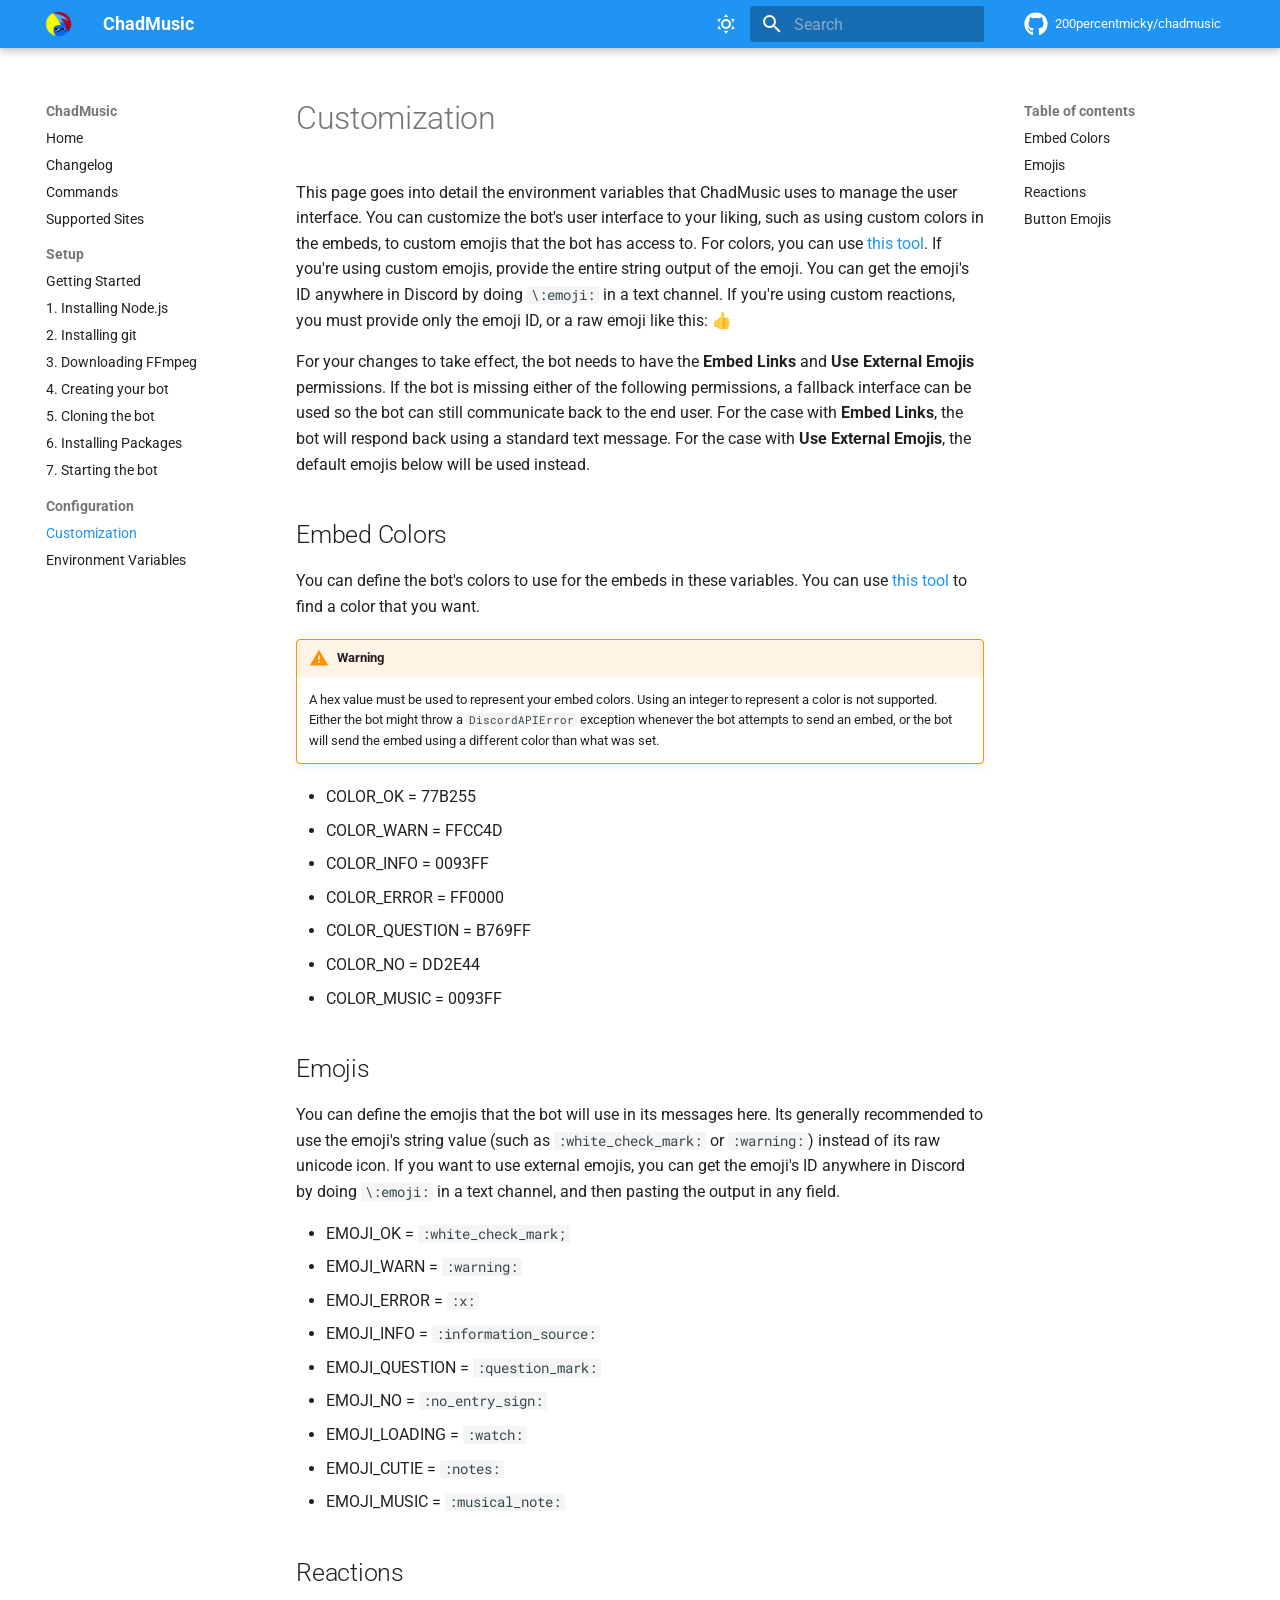
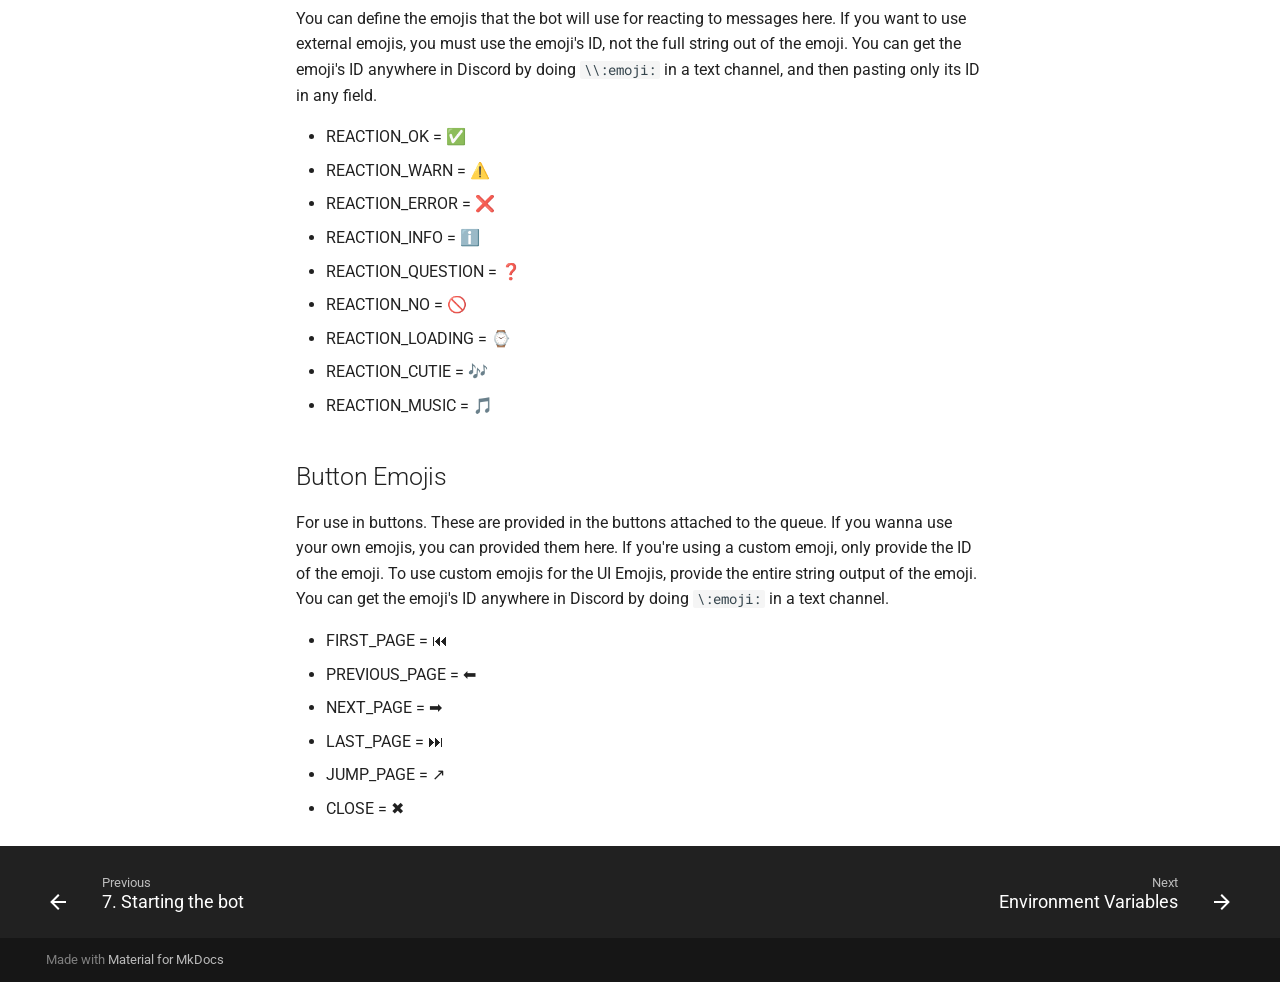
<file: configuration/customization/index.html>
<!doctype html>
<html lang="en" class="no-js">
  <head>
    
      <meta charset="utf-8">
      <meta name="viewport" content="width=device-width,initial-scale=1">
      
      
      
      
        <link rel="prev" href="../../setup/starting_the_bot/">
      
      
        <link rel="next" href="../env_variables/">
      
      
      <link rel="icon" href="../../assets/deejaytreefiddy.ico">
      <meta name="generator" content="mkdocs-1.6.1, mkdocs-material-9.6.3">
    
    
      
        <title>Customization - ChadMusic</title>
      
    
    
      <link rel="stylesheet" href="../../assets/stylesheets/main.d7758b05.min.css">
      
        
        <link rel="stylesheet" href="../../assets/stylesheets/palette.06af60db.min.css">
      
      


    
    
      
    
    
      
        
        
        <link rel="preconnect" href="https://fonts.gstatic.com" crossorigin>
        <link rel="stylesheet" href="https://fonts.googleapis.com/css?family=Roboto:300,300i,400,400i,700,700i%7CRoboto+Mono:400,400i,700,700i&display=fallback">
        <style>:root{--md-text-font:"Roboto";--md-code-font:"Roboto Mono"}</style>
      
    
    
      <link rel="stylesheet" href="../../stylesheets/badge.css">
    
    <script>__md_scope=new URL("../..",location),__md_hash=e=>[...e].reduce(((e,_)=>(e<<5)-e+_.charCodeAt(0)),0),__md_get=(e,_=localStorage,t=__md_scope)=>JSON.parse(_.getItem(t.pathname+"."+e)),__md_set=(e,_,t=localStorage,a=__md_scope)=>{try{t.setItem(a.pathname+"."+e,JSON.stringify(_))}catch(e){}}</script>
    
      

    
    
    
  </head>
  
  
    
    
      
    
    
    
    
    <body dir="ltr" data-md-color-scheme="default" data-md-color-primary="blue" data-md-color-accent="light-blue">
  
    
    <input class="md-toggle" data-md-toggle="drawer" type="checkbox" id="__drawer" autocomplete="off">
    <input class="md-toggle" data-md-toggle="search" type="checkbox" id="__search" autocomplete="off">
    <label class="md-overlay" for="__drawer"></label>
    <div data-md-component="skip">
      
        
        <a href="#customization" class="md-skip">
          Skip to content
        </a>
      
    </div>
    <div data-md-component="announce">
      
    </div>
    
    
      

  

<header class="md-header md-header--shadow" data-md-component="header">
  <nav class="md-header__inner md-grid" aria-label="Header">
    <a href="../.." title="ChadMusic" class="md-header__button md-logo" aria-label="ChadMusic" data-md-component="logo">
      
  <img src="../../assets/deejaytreefiddy.png" alt="logo">

    </a>
    <label class="md-header__button md-icon" for="__drawer">
      
      <svg xmlns="http://www.w3.org/2000/svg" viewBox="0 0 24 24"><path d="M3 6h18v2H3zm0 5h18v2H3zm0 5h18v2H3z"/></svg>
    </label>
    <div class="md-header__title" data-md-component="header-title">
      <div class="md-header__ellipsis">
        <div class="md-header__topic">
          <span class="md-ellipsis">
            ChadMusic
          </span>
        </div>
        <div class="md-header__topic" data-md-component="header-topic">
          <span class="md-ellipsis">
            
              Customization
            
          </span>
        </div>
      </div>
    </div>
    
      
        <form class="md-header__option" data-md-component="palette">
  
    
    
    
    <input class="md-option" data-md-color-media="" data-md-color-scheme="default" data-md-color-primary="blue" data-md-color-accent="light-blue"  aria-label="Lights on! Click to toggle."  type="radio" name="__palette" id="__palette_0">
    
      <label class="md-header__button md-icon" title="Lights on! Click to toggle." for="__palette_1" hidden>
        <svg xmlns="http://www.w3.org/2000/svg" viewBox="0 0 24 24"><path d="M12 7a5 5 0 0 1 5 5 5 5 0 0 1-5 5 5 5 0 0 1-5-5 5 5 0 0 1 5-5m0 2a3 3 0 0 0-3 3 3 3 0 0 0 3 3 3 3 0 0 0 3-3 3 3 0 0 0-3-3m0-7 2.39 3.42C13.65 5.15 12.84 5 12 5s-1.65.15-2.39.42zM3.34 7l4.16-.35A7.2 7.2 0 0 0 5.94 8.5c-.44.74-.69 1.5-.83 2.29zm.02 10 1.76-3.77a7.131 7.131 0 0 0 2.38 4.14zM20.65 7l-1.77 3.79a7.02 7.02 0 0 0-2.38-4.15zm-.01 10-4.14.36c.59-.51 1.12-1.14 1.54-1.86.42-.73.69-1.5.83-2.29zM12 22l-2.41-3.44c.74.27 1.55.44 2.41.44.82 0 1.63-.17 2.37-.44z"/></svg>
      </label>
    
  
    
    
    
    <input class="md-option" data-md-color-media="" data-md-color-scheme="slate" data-md-color-primary="black" data-md-color-accent="blue"  aria-label="Lights off... Click to toggle."  type="radio" name="__palette" id="__palette_1">
    
      <label class="md-header__button md-icon" title="Lights off... Click to toggle." for="__palette_0" hidden>
        <svg xmlns="http://www.w3.org/2000/svg" viewBox="0 0 24 24"><path d="m17.75 4.09-2.53 1.94.91 3.06-2.63-1.81-2.63 1.81.91-3.06-2.53-1.94L12.44 4l1.06-3 1.06 3zm3.5 6.91-1.64 1.25.59 1.98-1.7-1.17-1.7 1.17.59-1.98L15.75 11l2.06-.05L18.5 9l.69 1.95zm-2.28 4.95c.83-.08 1.72 1.1 1.19 1.85-.32.45-.66.87-1.08 1.27C15.17 23 8.84 23 4.94 19.07c-3.91-3.9-3.91-10.24 0-14.14.4-.4.82-.76 1.27-1.08.75-.53 1.93.36 1.85 1.19-.27 2.86.69 5.83 2.89 8.02a9.96 9.96 0 0 0 8.02 2.89m-1.64 2.02a12.08 12.08 0 0 1-7.8-3.47c-2.17-2.19-3.33-5-3.49-7.82-2.81 3.14-2.7 7.96.31 10.98 3.02 3.01 7.84 3.12 10.98.31"/></svg>
      </label>
    
  
</form>
      
    
    
      <script>var palette=__md_get("__palette");if(palette&&palette.color){if("(prefers-color-scheme)"===palette.color.media){var media=matchMedia("(prefers-color-scheme: light)"),input=document.querySelector(media.matches?"[data-md-color-media='(prefers-color-scheme: light)']":"[data-md-color-media='(prefers-color-scheme: dark)']");palette.color.media=input.getAttribute("data-md-color-media"),palette.color.scheme=input.getAttribute("data-md-color-scheme"),palette.color.primary=input.getAttribute("data-md-color-primary"),palette.color.accent=input.getAttribute("data-md-color-accent")}for(var[key,value]of Object.entries(palette.color))document.body.setAttribute("data-md-color-"+key,value)}</script>
    
    
    
      <label class="md-header__button md-icon" for="__search">
        
        <svg xmlns="http://www.w3.org/2000/svg" viewBox="0 0 24 24"><path d="M9.5 3A6.5 6.5 0 0 1 16 9.5c0 1.61-.59 3.09-1.56 4.23l.27.27h.79l5 5-1.5 1.5-5-5v-.79l-.27-.27A6.52 6.52 0 0 1 9.5 16 6.5 6.5 0 0 1 3 9.5 6.5 6.5 0 0 1 9.5 3m0 2C7 5 5 7 5 9.5S7 14 9.5 14 14 12 14 9.5 12 5 9.5 5"/></svg>
      </label>
      <div class="md-search" data-md-component="search" role="dialog">
  <label class="md-search__overlay" for="__search"></label>
  <div class="md-search__inner" role="search">
    <form class="md-search__form" name="search">
      <input type="text" class="md-search__input" name="query" aria-label="Search" placeholder="Search" autocapitalize="off" autocorrect="off" autocomplete="off" spellcheck="false" data-md-component="search-query" required>
      <label class="md-search__icon md-icon" for="__search">
        
        <svg xmlns="http://www.w3.org/2000/svg" viewBox="0 0 24 24"><path d="M9.5 3A6.5 6.5 0 0 1 16 9.5c0 1.61-.59 3.09-1.56 4.23l.27.27h.79l5 5-1.5 1.5-5-5v-.79l-.27-.27A6.52 6.52 0 0 1 9.5 16 6.5 6.5 0 0 1 3 9.5 6.5 6.5 0 0 1 9.5 3m0 2C7 5 5 7 5 9.5S7 14 9.5 14 14 12 14 9.5 12 5 9.5 5"/></svg>
        
        <svg xmlns="http://www.w3.org/2000/svg" viewBox="0 0 24 24"><path d="M20 11v2H8l5.5 5.5-1.42 1.42L4.16 12l7.92-7.92L13.5 5.5 8 11z"/></svg>
      </label>
      <nav class="md-search__options" aria-label="Search">
        
        <button type="reset" class="md-search__icon md-icon" title="Clear" aria-label="Clear" tabindex="-1">
          
          <svg xmlns="http://www.w3.org/2000/svg" viewBox="0 0 24 24"><path d="M19 6.41 17.59 5 12 10.59 6.41 5 5 6.41 10.59 12 5 17.59 6.41 19 12 13.41 17.59 19 19 17.59 13.41 12z"/></svg>
        </button>
      </nav>
      
    </form>
    <div class="md-search__output">
      <div class="md-search__scrollwrap" tabindex="0" data-md-scrollfix>
        <div class="md-search-result" data-md-component="search-result">
          <div class="md-search-result__meta">
            Initializing search
          </div>
          <ol class="md-search-result__list" role="presentation"></ol>
        </div>
      </div>
    </div>
  </div>
</div>
    
    
      <div class="md-header__source">
        <a href="https://github.com/200percentmicky/chadmusic" title="Go to repository" class="md-source" data-md-component="source">
  <div class="md-source__icon md-icon">
    
    <svg xmlns="http://www.w3.org/2000/svg" viewBox="0 0 496 512"><!--! Font Awesome Free 6.7.2 by @fontawesome - https://fontawesome.com License - https://fontawesome.com/license/free (Icons: CC BY 4.0, Fonts: SIL OFL 1.1, Code: MIT License) Copyright 2024 Fonticons, Inc.--><path d="M165.9 397.4c0 2-2.3 3.6-5.2 3.6-3.3.3-5.6-1.3-5.6-3.6 0-2 2.3-3.6 5.2-3.6 3-.3 5.6 1.3 5.6 3.6m-31.1-4.5c-.7 2 1.3 4.3 4.3 4.9 2.6 1 5.6 0 6.2-2s-1.3-4.3-4.3-5.2c-2.6-.7-5.5.3-6.2 2.3m44.2-1.7c-2.9.7-4.9 2.6-4.6 4.9.3 2 2.9 3.3 5.9 2.6 2.9-.7 4.9-2.6 4.6-4.6-.3-1.9-3-3.2-5.9-2.9M244.8 8C106.1 8 0 113.3 0 252c0 110.9 69.8 205.8 169.5 239.2 12.8 2.3 17.3-5.6 17.3-12.1 0-6.2-.3-40.4-.3-61.4 0 0-70 15-84.7-29.8 0 0-11.4-29.1-27.8-36.6 0 0-22.9-15.7 1.6-15.4 0 0 24.9 2 38.6 25.8 21.9 38.6 58.6 27.5 72.9 20.9 2.3-16 8.8-27.1 16-33.7-55.9-6.2-112.3-14.3-112.3-110.5 0-27.5 7.6-41.3 23.6-58.9-2.6-6.5-11.1-33.3 2.6-67.9 20.9-6.5 69 27 69 27 20-5.6 41.5-8.5 62.8-8.5s42.8 2.9 62.8 8.5c0 0 48.1-33.6 69-27 13.7 34.7 5.2 61.4 2.6 67.9 16 17.7 25.8 31.5 25.8 58.9 0 96.5-58.9 104.2-114.8 110.5 9.2 7.9 17 22.9 17 46.4 0 33.7-.3 75.4-.3 83.6 0 6.5 4.6 14.4 17.3 12.1C428.2 457.8 496 362.9 496 252 496 113.3 383.5 8 244.8 8M97.2 352.9c-1.3 1-1 3.3.7 5.2 1.6 1.6 3.9 2.3 5.2 1 1.3-1 1-3.3-.7-5.2-1.6-1.6-3.9-2.3-5.2-1m-10.8-8.1c-.7 1.3.3 2.9 2.3 3.9 1.6 1 3.6.7 4.3-.7.7-1.3-.3-2.9-2.3-3.9-2-.6-3.6-.3-4.3.7m32.4 35.6c-1.6 1.3-1 4.3 1.3 6.2 2.3 2.3 5.2 2.6 6.5 1 1.3-1.3.7-4.3-1.3-6.2-2.2-2.3-5.2-2.6-6.5-1m-11.4-14.7c-1.6 1-1.6 3.6 0 5.9s4.3 3.3 5.6 2.3c1.6-1.3 1.6-3.9 0-6.2-1.4-2.3-4-3.3-5.6-2"/></svg>
  </div>
  <div class="md-source__repository">
    200percentmicky/chadmusic
  </div>
</a>
      </div>
    
  </nav>
  
</header>
    
    <div class="md-container" data-md-component="container">
      
      
        
          
        
      
      <main class="md-main" data-md-component="main">
        <div class="md-main__inner md-grid">
          
            
              
              <div class="md-sidebar md-sidebar--primary" data-md-component="sidebar" data-md-type="navigation" >
                <div class="md-sidebar__scrollwrap">
                  <div class="md-sidebar__inner">
                    



<nav class="md-nav md-nav--primary" aria-label="Navigation" data-md-level="0">
  <label class="md-nav__title" for="__drawer">
    <a href="../.." title="ChadMusic" class="md-nav__button md-logo" aria-label="ChadMusic" data-md-component="logo">
      
  <img src="../../assets/deejaytreefiddy.png" alt="logo">

    </a>
    ChadMusic
  </label>
  
    <div class="md-nav__source">
      <a href="https://github.com/200percentmicky/chadmusic" title="Go to repository" class="md-source" data-md-component="source">
  <div class="md-source__icon md-icon">
    
    <svg xmlns="http://www.w3.org/2000/svg" viewBox="0 0 496 512"><!--! Font Awesome Free 6.7.2 by @fontawesome - https://fontawesome.com License - https://fontawesome.com/license/free (Icons: CC BY 4.0, Fonts: SIL OFL 1.1, Code: MIT License) Copyright 2024 Fonticons, Inc.--><path d="M165.9 397.4c0 2-2.3 3.6-5.2 3.6-3.3.3-5.6-1.3-5.6-3.6 0-2 2.3-3.6 5.2-3.6 3-.3 5.6 1.3 5.6 3.6m-31.1-4.5c-.7 2 1.3 4.3 4.3 4.9 2.6 1 5.6 0 6.2-2s-1.3-4.3-4.3-5.2c-2.6-.7-5.5.3-6.2 2.3m44.2-1.7c-2.9.7-4.9 2.6-4.6 4.9.3 2 2.9 3.3 5.9 2.6 2.9-.7 4.9-2.6 4.6-4.6-.3-1.9-3-3.2-5.9-2.9M244.8 8C106.1 8 0 113.3 0 252c0 110.9 69.8 205.8 169.5 239.2 12.8 2.3 17.3-5.6 17.3-12.1 0-6.2-.3-40.4-.3-61.4 0 0-70 15-84.7-29.8 0 0-11.4-29.1-27.8-36.6 0 0-22.9-15.7 1.6-15.4 0 0 24.9 2 38.6 25.8 21.9 38.6 58.6 27.5 72.9 20.9 2.3-16 8.8-27.1 16-33.7-55.9-6.2-112.3-14.3-112.3-110.5 0-27.5 7.6-41.3 23.6-58.9-2.6-6.5-11.1-33.3 2.6-67.9 20.9-6.5 69 27 69 27 20-5.6 41.5-8.5 62.8-8.5s42.8 2.9 62.8 8.5c0 0 48.1-33.6 69-27 13.7 34.7 5.2 61.4 2.6 67.9 16 17.7 25.8 31.5 25.8 58.9 0 96.5-58.9 104.2-114.8 110.5 9.2 7.9 17 22.9 17 46.4 0 33.7-.3 75.4-.3 83.6 0 6.5 4.6 14.4 17.3 12.1C428.2 457.8 496 362.9 496 252 496 113.3 383.5 8 244.8 8M97.2 352.9c-1.3 1-1 3.3.7 5.2 1.6 1.6 3.9 2.3 5.2 1 1.3-1 1-3.3-.7-5.2-1.6-1.6-3.9-2.3-5.2-1m-10.8-8.1c-.7 1.3.3 2.9 2.3 3.9 1.6 1 3.6.7 4.3-.7.7-1.3-.3-2.9-2.3-3.9-2-.6-3.6-.3-4.3.7m32.4 35.6c-1.6 1.3-1 4.3 1.3 6.2 2.3 2.3 5.2 2.6 6.5 1 1.3-1.3.7-4.3-1.3-6.2-2.2-2.3-5.2-2.6-6.5-1m-11.4-14.7c-1.6 1-1.6 3.6 0 5.9s4.3 3.3 5.6 2.3c1.6-1.3 1.6-3.9 0-6.2-1.4-2.3-4-3.3-5.6-2"/></svg>
  </div>
  <div class="md-source__repository">
    200percentmicky/chadmusic
  </div>
</a>
    </div>
  
  <ul class="md-nav__list" data-md-scrollfix>
    
      
      
  
  
  
  
    <li class="md-nav__item">
      <a href="../.." class="md-nav__link">
        
  
  <span class="md-ellipsis">
    Home
    
  </span>
  

      </a>
    </li>
  

    
      
      
  
  
  
  
    <li class="md-nav__item">
      <a href="../../changelog/" class="md-nav__link">
        
  
  <span class="md-ellipsis">
    Changelog
    
  </span>
  

      </a>
    </li>
  

    
      
      
  
  
  
  
    <li class="md-nav__item">
      <a href="../../commands/" class="md-nav__link">
        
  
  <span class="md-ellipsis">
    Commands
    
  </span>
  

      </a>
    </li>
  

    
      
      
  
  
  
  
    <li class="md-nav__item">
      <a href="../../supported_sites/" class="md-nav__link">
        
  
  <span class="md-ellipsis">
    Supported Sites
    
  </span>
  

      </a>
    </li>
  

    
      
      
  
  
  
  
    
    
      
        
      
        
      
        
      
        
      
        
      
        
      
        
      
        
      
    
    
      
        
        
      
    
    
      
    
    <li class="md-nav__item md-nav__item--section md-nav__item--nested">
      
        
        
        <input class="md-nav__toggle md-toggle " type="checkbox" id="__nav_5" >
        
          
          <label class="md-nav__link" for="__nav_5" id="__nav_5_label" tabindex="">
            
  
  <span class="md-ellipsis">
    Setup
    
  </span>
  

            <span class="md-nav__icon md-icon"></span>
          </label>
        
        <nav class="md-nav" data-md-level="1" aria-labelledby="__nav_5_label" aria-expanded="false">
          <label class="md-nav__title" for="__nav_5">
            <span class="md-nav__icon md-icon"></span>
            Setup
          </label>
          <ul class="md-nav__list" data-md-scrollfix>
            
              
                
  
  
  
  
    <li class="md-nav__item">
      <a href="../../setup/getting_started/" class="md-nav__link">
        
  
  <span class="md-ellipsis">
    Getting Started
    
  </span>
  

      </a>
    </li>
  

              
            
              
                
  
  
  
  
    <li class="md-nav__item">
      <a href="../../setup/install_node/" class="md-nav__link">
        
  
  <span class="md-ellipsis">
    1. Installing Node.js
    
  </span>
  

      </a>
    </li>
  

              
            
              
                
  
  
  
  
    <li class="md-nav__item">
      <a href="../../setup/install_git/" class="md-nav__link">
        
  
  <span class="md-ellipsis">
    2. Installing git
    
  </span>
  

      </a>
    </li>
  

              
            
              
                
  
  
  
  
    <li class="md-nav__item">
      <a href="../../setup/install_ffmpeg/" class="md-nav__link">
        
  
  <span class="md-ellipsis">
    3. Downloading FFmpeg
    
  </span>
  

      </a>
    </li>
  

              
            
              
                
  
  
  
  
    <li class="md-nav__item">
      <a href="../../setup/creating_app/" class="md-nav__link">
        
  
  <span class="md-ellipsis">
    4. Creating your bot
    
  </span>
  

      </a>
    </li>
  

              
            
              
                
  
  
  
  
    <li class="md-nav__item">
      <a href="../../setup/cloning_the_bot/" class="md-nav__link">
        
  
  <span class="md-ellipsis">
    5. Cloning the bot
    
  </span>
  

      </a>
    </li>
  

              
            
              
                
  
  
  
  
    <li class="md-nav__item">
      <a href="../../setup/install_packages/" class="md-nav__link">
        
  
  <span class="md-ellipsis">
    6. Installing Packages
    
  </span>
  

      </a>
    </li>
  

              
            
              
                
  
  
  
  
    <li class="md-nav__item">
      <a href="../../setup/starting_the_bot/" class="md-nav__link">
        
  
  <span class="md-ellipsis">
    7. Starting the bot
    
  </span>
  

      </a>
    </li>
  

              
            
          </ul>
        </nav>
      
    </li>
  

    
      
      
  
  
    
  
  
  
    
    
      
        
      
        
      
    
    
      
        
        
      
    
    
      
    
    <li class="md-nav__item md-nav__item--active md-nav__item--section md-nav__item--nested">
      
        
        
        <input class="md-nav__toggle md-toggle " type="checkbox" id="__nav_6" checked>
        
          
          <label class="md-nav__link" for="__nav_6" id="__nav_6_label" tabindex="">
            
  
  <span class="md-ellipsis">
    Configuration
    
  </span>
  

            <span class="md-nav__icon md-icon"></span>
          </label>
        
        <nav class="md-nav" data-md-level="1" aria-labelledby="__nav_6_label" aria-expanded="true">
          <label class="md-nav__title" for="__nav_6">
            <span class="md-nav__icon md-icon"></span>
            Configuration
          </label>
          <ul class="md-nav__list" data-md-scrollfix>
            
              
                
  
  
    
  
  
  
    <li class="md-nav__item md-nav__item--active">
      
      <input class="md-nav__toggle md-toggle" type="checkbox" id="__toc">
      
      
        
      
      
        <label class="md-nav__link md-nav__link--active" for="__toc">
          
  
  <span class="md-ellipsis">
    Customization
    
  </span>
  

          <span class="md-nav__icon md-icon"></span>
        </label>
      
      <a href="./" class="md-nav__link md-nav__link--active">
        
  
  <span class="md-ellipsis">
    Customization
    
  </span>
  

      </a>
      
        

<nav class="md-nav md-nav--secondary" aria-label="Table of contents">
  
  
  
    
  
  
    <label class="md-nav__title" for="__toc">
      <span class="md-nav__icon md-icon"></span>
      Table of contents
    </label>
    <ul class="md-nav__list" data-md-component="toc" data-md-scrollfix>
      
        <li class="md-nav__item">
  <a href="#embed-colors" class="md-nav__link">
    <span class="md-ellipsis">
      Embed Colors
    </span>
  </a>
  
</li>
      
        <li class="md-nav__item">
  <a href="#emojis" class="md-nav__link">
    <span class="md-ellipsis">
      Emojis
    </span>
  </a>
  
</li>
      
        <li class="md-nav__item">
  <a href="#reactions" class="md-nav__link">
    <span class="md-ellipsis">
      Reactions
    </span>
  </a>
  
</li>
      
        <li class="md-nav__item">
  <a href="#button-emojis" class="md-nav__link">
    <span class="md-ellipsis">
      Button Emojis
    </span>
  </a>
  
</li>
      
    </ul>
  
</nav>
      
    </li>
  

              
            
              
                
  
  
  
  
    <li class="md-nav__item">
      <a href="../env_variables/" class="md-nav__link">
        
  
  <span class="md-ellipsis">
    Environment Variables
    
  </span>
  

      </a>
    </li>
  

              
            
          </ul>
        </nav>
      
    </li>
  

    
  </ul>
</nav>
                  </div>
                </div>
              </div>
            
            
              
              <div class="md-sidebar md-sidebar--secondary" data-md-component="sidebar" data-md-type="toc" >
                <div class="md-sidebar__scrollwrap">
                  <div class="md-sidebar__inner">
                    

<nav class="md-nav md-nav--secondary" aria-label="Table of contents">
  
  
  
    
  
  
    <label class="md-nav__title" for="__toc">
      <span class="md-nav__icon md-icon"></span>
      Table of contents
    </label>
    <ul class="md-nav__list" data-md-component="toc" data-md-scrollfix>
      
        <li class="md-nav__item">
  <a href="#embed-colors" class="md-nav__link">
    <span class="md-ellipsis">
      Embed Colors
    </span>
  </a>
  
</li>
      
        <li class="md-nav__item">
  <a href="#emojis" class="md-nav__link">
    <span class="md-ellipsis">
      Emojis
    </span>
  </a>
  
</li>
      
        <li class="md-nav__item">
  <a href="#reactions" class="md-nav__link">
    <span class="md-ellipsis">
      Reactions
    </span>
  </a>
  
</li>
      
        <li class="md-nav__item">
  <a href="#button-emojis" class="md-nav__link">
    <span class="md-ellipsis">
      Button Emojis
    </span>
  </a>
  
</li>
      
    </ul>
  
</nav>
                  </div>
                </div>
              </div>
            
          
          
            <div class="md-content" data-md-component="content">
              <article class="md-content__inner md-typeset">
                
                  


  
  


<h1 id="customization">Customization</h1>
<p>This page goes into detail the environment variables that ChadMusic uses to manage the user interface. You can customize the bot's user interface to your liking, such as using custom colors in the embeds, to custom emojis that the bot has access to. For colors, you can use <a href="https://www.tydac.ch/color/">this tool</a>. If you're using custom emojis, provide the entire string output of the emoji. You can get the emoji's ID anywhere in Discord by doing <code>\:emoji:</code> in a text channel. If you're using custom reactions, you must provide only the emoji ID, or a raw emoji like this: 👍</p>
<p>For your changes to take effect, the bot needs to have the <strong>Embed Links</strong> and <strong>Use External Emojis</strong> permissions. If the bot is missing either of the following permissions, a fallback interface can be used so the bot can still communicate back to the end user. For the case with <strong>Embed Links</strong>, the bot will respond back using a standard text message. For the case with <strong>Use External Emojis</strong>, the default emojis below will be used instead.</p>
<h2 id="embed-colors">Embed Colors</h2>
<p>You can define the bot's colors to use for the embeds in these variables. You can use <a href="https://www.tydac.ch/color/">this tool</a> to find a color that you want.</p>
<div class="admonition warning">
<p class="admonition-title">Warning</p>
<p>A hex value must be used to represent your embed colors. Using an integer to represent a color is not supported. Either the bot might throw a <code>DiscordAPIError</code> exception whenever the bot attempts to send an embed, or the bot will send the embed using a different color than what was set.</p>
</div>
<ul>
<li>COLOR_OK = 77B255</li>
<li>COLOR_WARN = FFCC4D</li>
<li>COLOR_INFO = 0093FF</li>
<li>COLOR_ERROR = FF0000</li>
<li>COLOR_QUESTION = B769FF</li>
<li>COLOR_NO = DD2E44</li>
<li>COLOR_MUSIC = 0093FF</li>
</ul>
<h2 id="emojis">Emojis</h2>
<p>You can define the emojis that the bot will use in its messages here. Its generally recommended to use the emoji's string value (such as <code>:white_check_mark:</code> or <code>:warning:</code>) instead of its raw unicode icon. If you want to use external emojis, you can get the emoji's ID anywhere in Discord by doing <code>\:emoji:</code> in a text channel, and then pasting the output in any field.</p>
<ul>
<li>EMOJI_OK = <code>:white_check_mark;</code></li>
<li>EMOJI_WARN = <code>:warning:</code></li>
<li>EMOJI_ERROR = <code>:x:</code></li>
<li>EMOJI_INFO = <code>:information_source:</code></li>
<li>EMOJI_QUESTION = <code>:question_mark:</code></li>
<li>EMOJI_NO = <code>:no_entry_sign:</code></li>
<li>EMOJI_LOADING = <code>:watch:</code></li>
<li>EMOJI_CUTIE = <code>:notes:</code></li>
<li>EMOJI_MUSIC = <code>:musical_note:</code></li>
</ul>
<h2 id="reactions">Reactions</h2>
<p>You can define the emojis that the bot will use for reacting to messages here. If you want to use external emojis, you must use the emoji's ID, not the full string out of the emoji. You can get the emoji's ID anywhere in Discord by doing <code>\\:emoji:</code> in a text channel, and then pasting only its ID in any field.</p>
<ul>
<li>REACTION_OK = ✅</li>
<li>REACTION_WARN = ⚠️</li>
<li>REACTION_ERROR = ❌</li>
<li>REACTION_INFO = ℹ️</li>
<li>REACTION_QUESTION = ❓</li>
<li>REACTION_NO = 🚫</li>
<li>REACTION_LOADING = ⌚</li>
<li>REACTION_CUTIE = 🎶</li>
<li>REACTION_MUSIC = 🎵</li>
</ul>
<h2 id="button-emojis">Button Emojis</h2>
<p>For use in buttons. These are provided in the buttons attached to the queue. If you wanna use your own emojis, you can provided them here. If you're using a custom emoji, only provide the ID of the emoji. To use custom emojis for the UI Emojis, provide the entire string output of the emoji. You can get the emoji's ID anywhere in Discord by doing <code>\:emoji:</code> in a text channel.</p>
<ul>
<li>FIRST_PAGE = ⏮</li>
<li>PREVIOUS_PAGE = ⬅</li>
<li>NEXT_PAGE = ➡</li>
<li>LAST_PAGE = ⏭</li>
<li>JUMP_PAGE = ↗</li>
<li>CLOSE = ✖</li>
</ul>












                
              </article>
            </div>
          
          
<script>var target=document.getElementById(location.hash.slice(1));target&&target.name&&(target.checked=target.name.startsWith("__tabbed_"))</script>
        </div>
        
          <button type="button" class="md-top md-icon" data-md-component="top" hidden>
  
  <svg xmlns="http://www.w3.org/2000/svg" viewBox="0 0 24 24"><path d="M13 20h-2V8l-5.5 5.5-1.42-1.42L12 4.16l7.92 7.92-1.42 1.42L13 8z"/></svg>
  Back to top
</button>
        
      </main>
      
        <footer class="md-footer">
  
    
      
      <nav class="md-footer__inner md-grid" aria-label="Footer" >
        
          
          <a href="../../setup/starting_the_bot/" class="md-footer__link md-footer__link--prev" aria-label="Previous: 7. Starting the bot">
            <div class="md-footer__button md-icon">
              
              <svg xmlns="http://www.w3.org/2000/svg" viewBox="0 0 24 24"><path d="M20 11v2H8l5.5 5.5-1.42 1.42L4.16 12l7.92-7.92L13.5 5.5 8 11z"/></svg>
            </div>
            <div class="md-footer__title">
              <span class="md-footer__direction">
                Previous
              </span>
              <div class="md-ellipsis">
                7. Starting the bot
              </div>
            </div>
          </a>
        
        
          
          <a href="../env_variables/" class="md-footer__link md-footer__link--next" aria-label="Next: Environment Variables">
            <div class="md-footer__title">
              <span class="md-footer__direction">
                Next
              </span>
              <div class="md-ellipsis">
                Environment Variables
              </div>
            </div>
            <div class="md-footer__button md-icon">
              
              <svg xmlns="http://www.w3.org/2000/svg" viewBox="0 0 24 24"><path d="M4 11v2h12l-5.5 5.5 1.42 1.42L19.84 12l-7.92-7.92L10.5 5.5 16 11z"/></svg>
            </div>
          </a>
        
      </nav>
    
  
  <div class="md-footer-meta md-typeset">
    <div class="md-footer-meta__inner md-grid">
      <div class="md-copyright">
  
  
    Made with
    <a href="https://squidfunk.github.io/mkdocs-material/" target="_blank" rel="noopener">
      Material for MkDocs
    </a>
  
</div>
      
    </div>
  </div>
</footer>
      
    </div>
    <div class="md-dialog" data-md-component="dialog">
      <div class="md-dialog__inner md-typeset"></div>
    </div>
    
    
    <script id="__config" type="application/json">{"base": "../..", "features": ["content.tooltips", "content.code.copy", "navigation.sections", "navigation.top", "navigation.prune", "navigation.path", "navigation.indexes", "navigation.footer"], "search": "../../assets/javascripts/workers/search.f8cc74c7.min.js", "translations": {"clipboard.copied": "Copied to clipboard", "clipboard.copy": "Copy to clipboard", "search.result.more.one": "1 more on this page", "search.result.more.other": "# more on this page", "search.result.none": "No matching documents", "search.result.one": "1 matching document", "search.result.other": "# matching documents", "search.result.placeholder": "Type to start searching", "search.result.term.missing": "Missing", "select.version": "Select version"}}</script>
    
    
      <script src="../../assets/javascripts/bundle.f1b6f286.min.js"></script>
      
    
  </body>
</html>
</file>
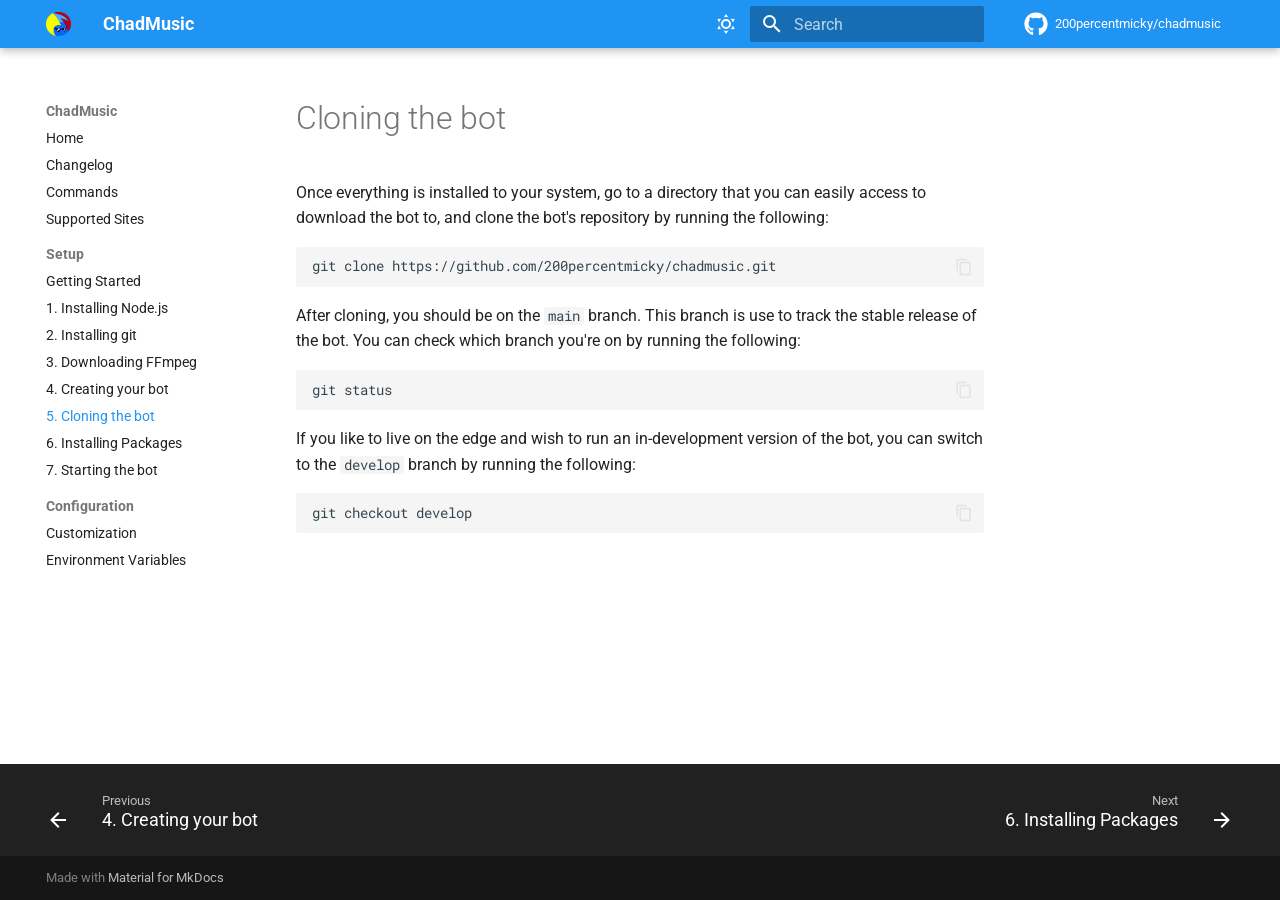
<file: setup/cloning_the_bot/index.html>
<!doctype html>
<html lang="en" class="no-js">
  <head>
    
      <meta charset="utf-8">
      <meta name="viewport" content="width=device-width,initial-scale=1">
      
      
      
      
        <link rel="prev" href="../creating_app/">
      
      
        <link rel="next" href="../install_packages/">
      
      
      <link rel="icon" href="../../assets/deejaytreefiddy.ico">
      <meta name="generator" content="mkdocs-1.6.1, mkdocs-material-9.6.3">
    
    
      
        <title>5. Cloning the bot - ChadMusic</title>
      
    
    
      <link rel="stylesheet" href="../../assets/stylesheets/main.d7758b05.min.css">
      
        
        <link rel="stylesheet" href="../../assets/stylesheets/palette.06af60db.min.css">
      
      


    
    
      
    
    
      
        
        
        <link rel="preconnect" href="https://fonts.gstatic.com" crossorigin>
        <link rel="stylesheet" href="https://fonts.googleapis.com/css?family=Roboto:300,300i,400,400i,700,700i%7CRoboto+Mono:400,400i,700,700i&display=fallback">
        <style>:root{--md-text-font:"Roboto";--md-code-font:"Roboto Mono"}</style>
      
    
    
      <link rel="stylesheet" href="../../stylesheets/badge.css">
    
    <script>__md_scope=new URL("../..",location),__md_hash=e=>[...e].reduce(((e,_)=>(e<<5)-e+_.charCodeAt(0)),0),__md_get=(e,_=localStorage,t=__md_scope)=>JSON.parse(_.getItem(t.pathname+"."+e)),__md_set=(e,_,t=localStorage,a=__md_scope)=>{try{t.setItem(a.pathname+"."+e,JSON.stringify(_))}catch(e){}}</script>
    
      

    
    
    
  </head>
  
  
    
    
      
    
    
    
    
    <body dir="ltr" data-md-color-scheme="default" data-md-color-primary="blue" data-md-color-accent="light-blue">
  
    
    <input class="md-toggle" data-md-toggle="drawer" type="checkbox" id="__drawer" autocomplete="off">
    <input class="md-toggle" data-md-toggle="search" type="checkbox" id="__search" autocomplete="off">
    <label class="md-overlay" for="__drawer"></label>
    <div data-md-component="skip">
      
        
        <a href="#cloning-the-bot" class="md-skip">
          Skip to content
        </a>
      
    </div>
    <div data-md-component="announce">
      
    </div>
    
    
      

  

<header class="md-header md-header--shadow" data-md-component="header">
  <nav class="md-header__inner md-grid" aria-label="Header">
    <a href="../.." title="ChadMusic" class="md-header__button md-logo" aria-label="ChadMusic" data-md-component="logo">
      
  <img src="../../assets/deejaytreefiddy.png" alt="logo">

    </a>
    <label class="md-header__button md-icon" for="__drawer">
      
      <svg xmlns="http://www.w3.org/2000/svg" viewBox="0 0 24 24"><path d="M3 6h18v2H3zm0 5h18v2H3zm0 5h18v2H3z"/></svg>
    </label>
    <div class="md-header__title" data-md-component="header-title">
      <div class="md-header__ellipsis">
        <div class="md-header__topic">
          <span class="md-ellipsis">
            ChadMusic
          </span>
        </div>
        <div class="md-header__topic" data-md-component="header-topic">
          <span class="md-ellipsis">
            
              5. Cloning the bot
            
          </span>
        </div>
      </div>
    </div>
    
      
        <form class="md-header__option" data-md-component="palette">
  
    
    
    
    <input class="md-option" data-md-color-media="" data-md-color-scheme="default" data-md-color-primary="blue" data-md-color-accent="light-blue"  aria-label="Lights on! Click to toggle."  type="radio" name="__palette" id="__palette_0">
    
      <label class="md-header__button md-icon" title="Lights on! Click to toggle." for="__palette_1" hidden>
        <svg xmlns="http://www.w3.org/2000/svg" viewBox="0 0 24 24"><path d="M12 7a5 5 0 0 1 5 5 5 5 0 0 1-5 5 5 5 0 0 1-5-5 5 5 0 0 1 5-5m0 2a3 3 0 0 0-3 3 3 3 0 0 0 3 3 3 3 0 0 0 3-3 3 3 0 0 0-3-3m0-7 2.39 3.42C13.65 5.15 12.84 5 12 5s-1.65.15-2.39.42zM3.34 7l4.16-.35A7.2 7.2 0 0 0 5.94 8.5c-.44.74-.69 1.5-.83 2.29zm.02 10 1.76-3.77a7.131 7.131 0 0 0 2.38 4.14zM20.65 7l-1.77 3.79a7.02 7.02 0 0 0-2.38-4.15zm-.01 10-4.14.36c.59-.51 1.12-1.14 1.54-1.86.42-.73.69-1.5.83-2.29zM12 22l-2.41-3.44c.74.27 1.55.44 2.41.44.82 0 1.63-.17 2.37-.44z"/></svg>
      </label>
    
  
    
    
    
    <input class="md-option" data-md-color-media="" data-md-color-scheme="slate" data-md-color-primary="black" data-md-color-accent="blue"  aria-label="Lights off... Click to toggle."  type="radio" name="__palette" id="__palette_1">
    
      <label class="md-header__button md-icon" title="Lights off... Click to toggle." for="__palette_0" hidden>
        <svg xmlns="http://www.w3.org/2000/svg" viewBox="0 0 24 24"><path d="m17.75 4.09-2.53 1.94.91 3.06-2.63-1.81-2.63 1.81.91-3.06-2.53-1.94L12.44 4l1.06-3 1.06 3zm3.5 6.91-1.64 1.25.59 1.98-1.7-1.17-1.7 1.17.59-1.98L15.75 11l2.06-.05L18.5 9l.69 1.95zm-2.28 4.95c.83-.08 1.72 1.1 1.19 1.85-.32.45-.66.87-1.08 1.27C15.17 23 8.84 23 4.94 19.07c-3.91-3.9-3.91-10.24 0-14.14.4-.4.82-.76 1.27-1.08.75-.53 1.93.36 1.85 1.19-.27 2.86.69 5.83 2.89 8.02a9.96 9.96 0 0 0 8.02 2.89m-1.64 2.02a12.08 12.08 0 0 1-7.8-3.47c-2.17-2.19-3.33-5-3.49-7.82-2.81 3.14-2.7 7.96.31 10.98 3.02 3.01 7.84 3.12 10.98.31"/></svg>
      </label>
    
  
</form>
      
    
    
      <script>var palette=__md_get("__palette");if(palette&&palette.color){if("(prefers-color-scheme)"===palette.color.media){var media=matchMedia("(prefers-color-scheme: light)"),input=document.querySelector(media.matches?"[data-md-color-media='(prefers-color-scheme: light)']":"[data-md-color-media='(prefers-color-scheme: dark)']");palette.color.media=input.getAttribute("data-md-color-media"),palette.color.scheme=input.getAttribute("data-md-color-scheme"),palette.color.primary=input.getAttribute("data-md-color-primary"),palette.color.accent=input.getAttribute("data-md-color-accent")}for(var[key,value]of Object.entries(palette.color))document.body.setAttribute("data-md-color-"+key,value)}</script>
    
    
    
      <label class="md-header__button md-icon" for="__search">
        
        <svg xmlns="http://www.w3.org/2000/svg" viewBox="0 0 24 24"><path d="M9.5 3A6.5 6.5 0 0 1 16 9.5c0 1.61-.59 3.09-1.56 4.23l.27.27h.79l5 5-1.5 1.5-5-5v-.79l-.27-.27A6.52 6.52 0 0 1 9.5 16 6.5 6.5 0 0 1 3 9.5 6.5 6.5 0 0 1 9.5 3m0 2C7 5 5 7 5 9.5S7 14 9.5 14 14 12 14 9.5 12 5 9.5 5"/></svg>
      </label>
      <div class="md-search" data-md-component="search" role="dialog">
  <label class="md-search__overlay" for="__search"></label>
  <div class="md-search__inner" role="search">
    <form class="md-search__form" name="search">
      <input type="text" class="md-search__input" name="query" aria-label="Search" placeholder="Search" autocapitalize="off" autocorrect="off" autocomplete="off" spellcheck="false" data-md-component="search-query" required>
      <label class="md-search__icon md-icon" for="__search">
        
        <svg xmlns="http://www.w3.org/2000/svg" viewBox="0 0 24 24"><path d="M9.5 3A6.5 6.5 0 0 1 16 9.5c0 1.61-.59 3.09-1.56 4.23l.27.27h.79l5 5-1.5 1.5-5-5v-.79l-.27-.27A6.52 6.52 0 0 1 9.5 16 6.5 6.5 0 0 1 3 9.5 6.5 6.5 0 0 1 9.5 3m0 2C7 5 5 7 5 9.5S7 14 9.5 14 14 12 14 9.5 12 5 9.5 5"/></svg>
        
        <svg xmlns="http://www.w3.org/2000/svg" viewBox="0 0 24 24"><path d="M20 11v2H8l5.5 5.5-1.42 1.42L4.16 12l7.92-7.92L13.5 5.5 8 11z"/></svg>
      </label>
      <nav class="md-search__options" aria-label="Search">
        
        <button type="reset" class="md-search__icon md-icon" title="Clear" aria-label="Clear" tabindex="-1">
          
          <svg xmlns="http://www.w3.org/2000/svg" viewBox="0 0 24 24"><path d="M19 6.41 17.59 5 12 10.59 6.41 5 5 6.41 10.59 12 5 17.59 6.41 19 12 13.41 17.59 19 19 17.59 13.41 12z"/></svg>
        </button>
      </nav>
      
    </form>
    <div class="md-search__output">
      <div class="md-search__scrollwrap" tabindex="0" data-md-scrollfix>
        <div class="md-search-result" data-md-component="search-result">
          <div class="md-search-result__meta">
            Initializing search
          </div>
          <ol class="md-search-result__list" role="presentation"></ol>
        </div>
      </div>
    </div>
  </div>
</div>
    
    
      <div class="md-header__source">
        <a href="https://github.com/200percentmicky/chadmusic" title="Go to repository" class="md-source" data-md-component="source">
  <div class="md-source__icon md-icon">
    
    <svg xmlns="http://www.w3.org/2000/svg" viewBox="0 0 496 512"><!--! Font Awesome Free 6.7.2 by @fontawesome - https://fontawesome.com License - https://fontawesome.com/license/free (Icons: CC BY 4.0, Fonts: SIL OFL 1.1, Code: MIT License) Copyright 2024 Fonticons, Inc.--><path d="M165.9 397.4c0 2-2.3 3.6-5.2 3.6-3.3.3-5.6-1.3-5.6-3.6 0-2 2.3-3.6 5.2-3.6 3-.3 5.6 1.3 5.6 3.6m-31.1-4.5c-.7 2 1.3 4.3 4.3 4.9 2.6 1 5.6 0 6.2-2s-1.3-4.3-4.3-5.2c-2.6-.7-5.5.3-6.2 2.3m44.2-1.7c-2.9.7-4.9 2.6-4.6 4.9.3 2 2.9 3.3 5.9 2.6 2.9-.7 4.9-2.6 4.6-4.6-.3-1.9-3-3.2-5.9-2.9M244.8 8C106.1 8 0 113.3 0 252c0 110.9 69.8 205.8 169.5 239.2 12.8 2.3 17.3-5.6 17.3-12.1 0-6.2-.3-40.4-.3-61.4 0 0-70 15-84.7-29.8 0 0-11.4-29.1-27.8-36.6 0 0-22.9-15.7 1.6-15.4 0 0 24.9 2 38.6 25.8 21.9 38.6 58.6 27.5 72.9 20.9 2.3-16 8.8-27.1 16-33.7-55.9-6.2-112.3-14.3-112.3-110.5 0-27.5 7.6-41.3 23.6-58.9-2.6-6.5-11.1-33.3 2.6-67.9 20.9-6.5 69 27 69 27 20-5.6 41.5-8.5 62.8-8.5s42.8 2.9 62.8 8.5c0 0 48.1-33.6 69-27 13.7 34.7 5.2 61.4 2.6 67.9 16 17.7 25.8 31.5 25.8 58.9 0 96.5-58.9 104.2-114.8 110.5 9.2 7.9 17 22.9 17 46.4 0 33.7-.3 75.4-.3 83.6 0 6.5 4.6 14.4 17.3 12.1C428.2 457.8 496 362.9 496 252 496 113.3 383.5 8 244.8 8M97.2 352.9c-1.3 1-1 3.3.7 5.2 1.6 1.6 3.9 2.3 5.2 1 1.3-1 1-3.3-.7-5.2-1.6-1.6-3.9-2.3-5.2-1m-10.8-8.1c-.7 1.3.3 2.9 2.3 3.9 1.6 1 3.6.7 4.3-.7.7-1.3-.3-2.9-2.3-3.9-2-.6-3.6-.3-4.3.7m32.4 35.6c-1.6 1.3-1 4.3 1.3 6.2 2.3 2.3 5.2 2.6 6.5 1 1.3-1.3.7-4.3-1.3-6.2-2.2-2.3-5.2-2.6-6.5-1m-11.4-14.7c-1.6 1-1.6 3.6 0 5.9s4.3 3.3 5.6 2.3c1.6-1.3 1.6-3.9 0-6.2-1.4-2.3-4-3.3-5.6-2"/></svg>
  </div>
  <div class="md-source__repository">
    200percentmicky/chadmusic
  </div>
</a>
      </div>
    
  </nav>
  
</header>
    
    <div class="md-container" data-md-component="container">
      
      
        
          
        
      
      <main class="md-main" data-md-component="main">
        <div class="md-main__inner md-grid">
          
            
              
              <div class="md-sidebar md-sidebar--primary" data-md-component="sidebar" data-md-type="navigation" >
                <div class="md-sidebar__scrollwrap">
                  <div class="md-sidebar__inner">
                    



<nav class="md-nav md-nav--primary" aria-label="Navigation" data-md-level="0">
  <label class="md-nav__title" for="__drawer">
    <a href="../.." title="ChadMusic" class="md-nav__button md-logo" aria-label="ChadMusic" data-md-component="logo">
      
  <img src="../../assets/deejaytreefiddy.png" alt="logo">

    </a>
    ChadMusic
  </label>
  
    <div class="md-nav__source">
      <a href="https://github.com/200percentmicky/chadmusic" title="Go to repository" class="md-source" data-md-component="source">
  <div class="md-source__icon md-icon">
    
    <svg xmlns="http://www.w3.org/2000/svg" viewBox="0 0 496 512"><!--! Font Awesome Free 6.7.2 by @fontawesome - https://fontawesome.com License - https://fontawesome.com/license/free (Icons: CC BY 4.0, Fonts: SIL OFL 1.1, Code: MIT License) Copyright 2024 Fonticons, Inc.--><path d="M165.9 397.4c0 2-2.3 3.6-5.2 3.6-3.3.3-5.6-1.3-5.6-3.6 0-2 2.3-3.6 5.2-3.6 3-.3 5.6 1.3 5.6 3.6m-31.1-4.5c-.7 2 1.3 4.3 4.3 4.9 2.6 1 5.6 0 6.2-2s-1.3-4.3-4.3-5.2c-2.6-.7-5.5.3-6.2 2.3m44.2-1.7c-2.9.7-4.9 2.6-4.6 4.9.3 2 2.9 3.3 5.9 2.6 2.9-.7 4.9-2.6 4.6-4.6-.3-1.9-3-3.2-5.9-2.9M244.8 8C106.1 8 0 113.3 0 252c0 110.9 69.8 205.8 169.5 239.2 12.8 2.3 17.3-5.6 17.3-12.1 0-6.2-.3-40.4-.3-61.4 0 0-70 15-84.7-29.8 0 0-11.4-29.1-27.8-36.6 0 0-22.9-15.7 1.6-15.4 0 0 24.9 2 38.6 25.8 21.9 38.6 58.6 27.5 72.9 20.9 2.3-16 8.8-27.1 16-33.7-55.9-6.2-112.3-14.3-112.3-110.5 0-27.5 7.6-41.3 23.6-58.9-2.6-6.5-11.1-33.3 2.6-67.9 20.9-6.5 69 27 69 27 20-5.6 41.5-8.5 62.8-8.5s42.8 2.9 62.8 8.5c0 0 48.1-33.6 69-27 13.7 34.7 5.2 61.4 2.6 67.9 16 17.7 25.8 31.5 25.8 58.9 0 96.5-58.9 104.2-114.8 110.5 9.2 7.9 17 22.9 17 46.4 0 33.7-.3 75.4-.3 83.6 0 6.5 4.6 14.4 17.3 12.1C428.2 457.8 496 362.9 496 252 496 113.3 383.5 8 244.8 8M97.2 352.9c-1.3 1-1 3.3.7 5.2 1.6 1.6 3.9 2.3 5.2 1 1.3-1 1-3.3-.7-5.2-1.6-1.6-3.9-2.3-5.2-1m-10.8-8.1c-.7 1.3.3 2.9 2.3 3.9 1.6 1 3.6.7 4.3-.7.7-1.3-.3-2.9-2.3-3.9-2-.6-3.6-.3-4.3.7m32.4 35.6c-1.6 1.3-1 4.3 1.3 6.2 2.3 2.3 5.2 2.6 6.5 1 1.3-1.3.7-4.3-1.3-6.2-2.2-2.3-5.2-2.6-6.5-1m-11.4-14.7c-1.6 1-1.6 3.6 0 5.9s4.3 3.3 5.6 2.3c1.6-1.3 1.6-3.9 0-6.2-1.4-2.3-4-3.3-5.6-2"/></svg>
  </div>
  <div class="md-source__repository">
    200percentmicky/chadmusic
  </div>
</a>
    </div>
  
  <ul class="md-nav__list" data-md-scrollfix>
    
      
      
  
  
  
  
    <li class="md-nav__item">
      <a href="../.." class="md-nav__link">
        
  
  <span class="md-ellipsis">
    Home
    
  </span>
  

      </a>
    </li>
  

    
      
      
  
  
  
  
    <li class="md-nav__item">
      <a href="../../changelog/" class="md-nav__link">
        
  
  <span class="md-ellipsis">
    Changelog
    
  </span>
  

      </a>
    </li>
  

    
      
      
  
  
  
  
    <li class="md-nav__item">
      <a href="../../commands/" class="md-nav__link">
        
  
  <span class="md-ellipsis">
    Commands
    
  </span>
  

      </a>
    </li>
  

    
      
      
  
  
  
  
    <li class="md-nav__item">
      <a href="../../supported_sites/" class="md-nav__link">
        
  
  <span class="md-ellipsis">
    Supported Sites
    
  </span>
  

      </a>
    </li>
  

    
      
      
  
  
    
  
  
  
    
    
      
        
      
        
      
        
      
        
      
        
      
        
      
        
      
        
      
    
    
      
        
        
      
    
    
      
    
    <li class="md-nav__item md-nav__item--active md-nav__item--section md-nav__item--nested">
      
        
        
        <input class="md-nav__toggle md-toggle " type="checkbox" id="__nav_5" checked>
        
          
          <label class="md-nav__link" for="__nav_5" id="__nav_5_label" tabindex="">
            
  
  <span class="md-ellipsis">
    Setup
    
  </span>
  

            <span class="md-nav__icon md-icon"></span>
          </label>
        
        <nav class="md-nav" data-md-level="1" aria-labelledby="__nav_5_label" aria-expanded="true">
          <label class="md-nav__title" for="__nav_5">
            <span class="md-nav__icon md-icon"></span>
            Setup
          </label>
          <ul class="md-nav__list" data-md-scrollfix>
            
              
                
  
  
  
  
    <li class="md-nav__item">
      <a href="../getting_started/" class="md-nav__link">
        
  
  <span class="md-ellipsis">
    Getting Started
    
  </span>
  

      </a>
    </li>
  

              
            
              
                
  
  
  
  
    <li class="md-nav__item">
      <a href="../install_node/" class="md-nav__link">
        
  
  <span class="md-ellipsis">
    1. Installing Node.js
    
  </span>
  

      </a>
    </li>
  

              
            
              
                
  
  
  
  
    <li class="md-nav__item">
      <a href="../install_git/" class="md-nav__link">
        
  
  <span class="md-ellipsis">
    2. Installing git
    
  </span>
  

      </a>
    </li>
  

              
            
              
                
  
  
  
  
    <li class="md-nav__item">
      <a href="../install_ffmpeg/" class="md-nav__link">
        
  
  <span class="md-ellipsis">
    3. Downloading FFmpeg
    
  </span>
  

      </a>
    </li>
  

              
            
              
                
  
  
  
  
    <li class="md-nav__item">
      <a href="../creating_app/" class="md-nav__link">
        
  
  <span class="md-ellipsis">
    4. Creating your bot
    
  </span>
  

      </a>
    </li>
  

              
            
              
                
  
  
    
  
  
  
    <li class="md-nav__item md-nav__item--active">
      
      <input class="md-nav__toggle md-toggle" type="checkbox" id="__toc">
      
      
        
      
      
      <a href="./" class="md-nav__link md-nav__link--active">
        
  
  <span class="md-ellipsis">
    5. Cloning the bot
    
  </span>
  

      </a>
      
    </li>
  

              
            
              
                
  
  
  
  
    <li class="md-nav__item">
      <a href="../install_packages/" class="md-nav__link">
        
  
  <span class="md-ellipsis">
    6. Installing Packages
    
  </span>
  

      </a>
    </li>
  

              
            
              
                
  
  
  
  
    <li class="md-nav__item">
      <a href="../starting_the_bot/" class="md-nav__link">
        
  
  <span class="md-ellipsis">
    7. Starting the bot
    
  </span>
  

      </a>
    </li>
  

              
            
          </ul>
        </nav>
      
    </li>
  

    
      
      
  
  
  
  
    
    
      
        
      
        
      
    
    
      
        
        
      
    
    
      
    
    <li class="md-nav__item md-nav__item--section md-nav__item--nested">
      
        
        
        <input class="md-nav__toggle md-toggle " type="checkbox" id="__nav_6" >
        
          
          <label class="md-nav__link" for="__nav_6" id="__nav_6_label" tabindex="">
            
  
  <span class="md-ellipsis">
    Configuration
    
  </span>
  

            <span class="md-nav__icon md-icon"></span>
          </label>
        
        <nav class="md-nav" data-md-level="1" aria-labelledby="__nav_6_label" aria-expanded="false">
          <label class="md-nav__title" for="__nav_6">
            <span class="md-nav__icon md-icon"></span>
            Configuration
          </label>
          <ul class="md-nav__list" data-md-scrollfix>
            
              
                
  
  
  
  
    <li class="md-nav__item">
      <a href="../../configuration/customization/" class="md-nav__link">
        
  
  <span class="md-ellipsis">
    Customization
    
  </span>
  

      </a>
    </li>
  

              
            
              
                
  
  
  
  
    <li class="md-nav__item">
      <a href="../../configuration/env_variables/" class="md-nav__link">
        
  
  <span class="md-ellipsis">
    Environment Variables
    
  </span>
  

      </a>
    </li>
  

              
            
          </ul>
        </nav>
      
    </li>
  

    
  </ul>
</nav>
                  </div>
                </div>
              </div>
            
            
              
              <div class="md-sidebar md-sidebar--secondary" data-md-component="sidebar" data-md-type="toc" >
                <div class="md-sidebar__scrollwrap">
                  <div class="md-sidebar__inner">
                    

<nav class="md-nav md-nav--secondary" aria-label="Table of contents">
  
  
  
    
  
  
</nav>
                  </div>
                </div>
              </div>
            
          
          
            <div class="md-content" data-md-component="content">
              <article class="md-content__inner md-typeset">
                
                  


  
  


<h1 id="cloning-the-bot">Cloning the bot</h1>
<p>Once everything is installed to your system, go to a directory that you can easily access to download the bot to, and clone the bot's repository by running the following:</p>
<div class="highlight"><pre><span></span><code>git clone https://github.com/200percentmicky/chadmusic.git
</code></pre></div>
<p>After cloning, you should be on the <code>main</code> branch. This branch is use to track the stable release of the bot. You can check which branch you're on by running the following:</p>
<div class="highlight"><pre><span></span><code>git status
</code></pre></div>
<p>If you like to live on the edge and wish to run an in-development version of the bot, you can switch to the <code>develop</code> branch by running the following:</p>
<div class="highlight"><pre><span></span><code>git checkout develop
</code></pre></div>












                
              </article>
            </div>
          
          
<script>var target=document.getElementById(location.hash.slice(1));target&&target.name&&(target.checked=target.name.startsWith("__tabbed_"))</script>
        </div>
        
          <button type="button" class="md-top md-icon" data-md-component="top" hidden>
  
  <svg xmlns="http://www.w3.org/2000/svg" viewBox="0 0 24 24"><path d="M13 20h-2V8l-5.5 5.5-1.42-1.42L12 4.16l7.92 7.92-1.42 1.42L13 8z"/></svg>
  Back to top
</button>
        
      </main>
      
        <footer class="md-footer">
  
    
      
      <nav class="md-footer__inner md-grid" aria-label="Footer" >
        
          
          <a href="../creating_app/" class="md-footer__link md-footer__link--prev" aria-label="Previous: 4. Creating your bot">
            <div class="md-footer__button md-icon">
              
              <svg xmlns="http://www.w3.org/2000/svg" viewBox="0 0 24 24"><path d="M20 11v2H8l5.5 5.5-1.42 1.42L4.16 12l7.92-7.92L13.5 5.5 8 11z"/></svg>
            </div>
            <div class="md-footer__title">
              <span class="md-footer__direction">
                Previous
              </span>
              <div class="md-ellipsis">
                4. Creating your bot
              </div>
            </div>
          </a>
        
        
          
          <a href="../install_packages/" class="md-footer__link md-footer__link--next" aria-label="Next: 6. Installing Packages">
            <div class="md-footer__title">
              <span class="md-footer__direction">
                Next
              </span>
              <div class="md-ellipsis">
                6. Installing Packages
              </div>
            </div>
            <div class="md-footer__button md-icon">
              
              <svg xmlns="http://www.w3.org/2000/svg" viewBox="0 0 24 24"><path d="M4 11v2h12l-5.5 5.5 1.42 1.42L19.84 12l-7.92-7.92L10.5 5.5 16 11z"/></svg>
            </div>
          </a>
        
      </nav>
    
  
  <div class="md-footer-meta md-typeset">
    <div class="md-footer-meta__inner md-grid">
      <div class="md-copyright">
  
  
    Made with
    <a href="https://squidfunk.github.io/mkdocs-material/" target="_blank" rel="noopener">
      Material for MkDocs
    </a>
  
</div>
      
    </div>
  </div>
</footer>
      
    </div>
    <div class="md-dialog" data-md-component="dialog">
      <div class="md-dialog__inner md-typeset"></div>
    </div>
    
    
    <script id="__config" type="application/json">{"base": "../..", "features": ["content.tooltips", "content.code.copy", "navigation.sections", "navigation.top", "navigation.prune", "navigation.path", "navigation.indexes", "navigation.footer"], "search": "../../assets/javascripts/workers/search.f8cc74c7.min.js", "translations": {"clipboard.copied": "Copied to clipboard", "clipboard.copy": "Copy to clipboard", "search.result.more.one": "1 more on this page", "search.result.more.other": "# more on this page", "search.result.none": "No matching documents", "search.result.one": "1 matching document", "search.result.other": "# matching documents", "search.result.placeholder": "Type to start searching", "search.result.term.missing": "Missing", "select.version": "Select version"}}</script>
    
    
      <script src="../../assets/javascripts/bundle.f1b6f286.min.js"></script>
      
    
  </body>
</html>
</file>
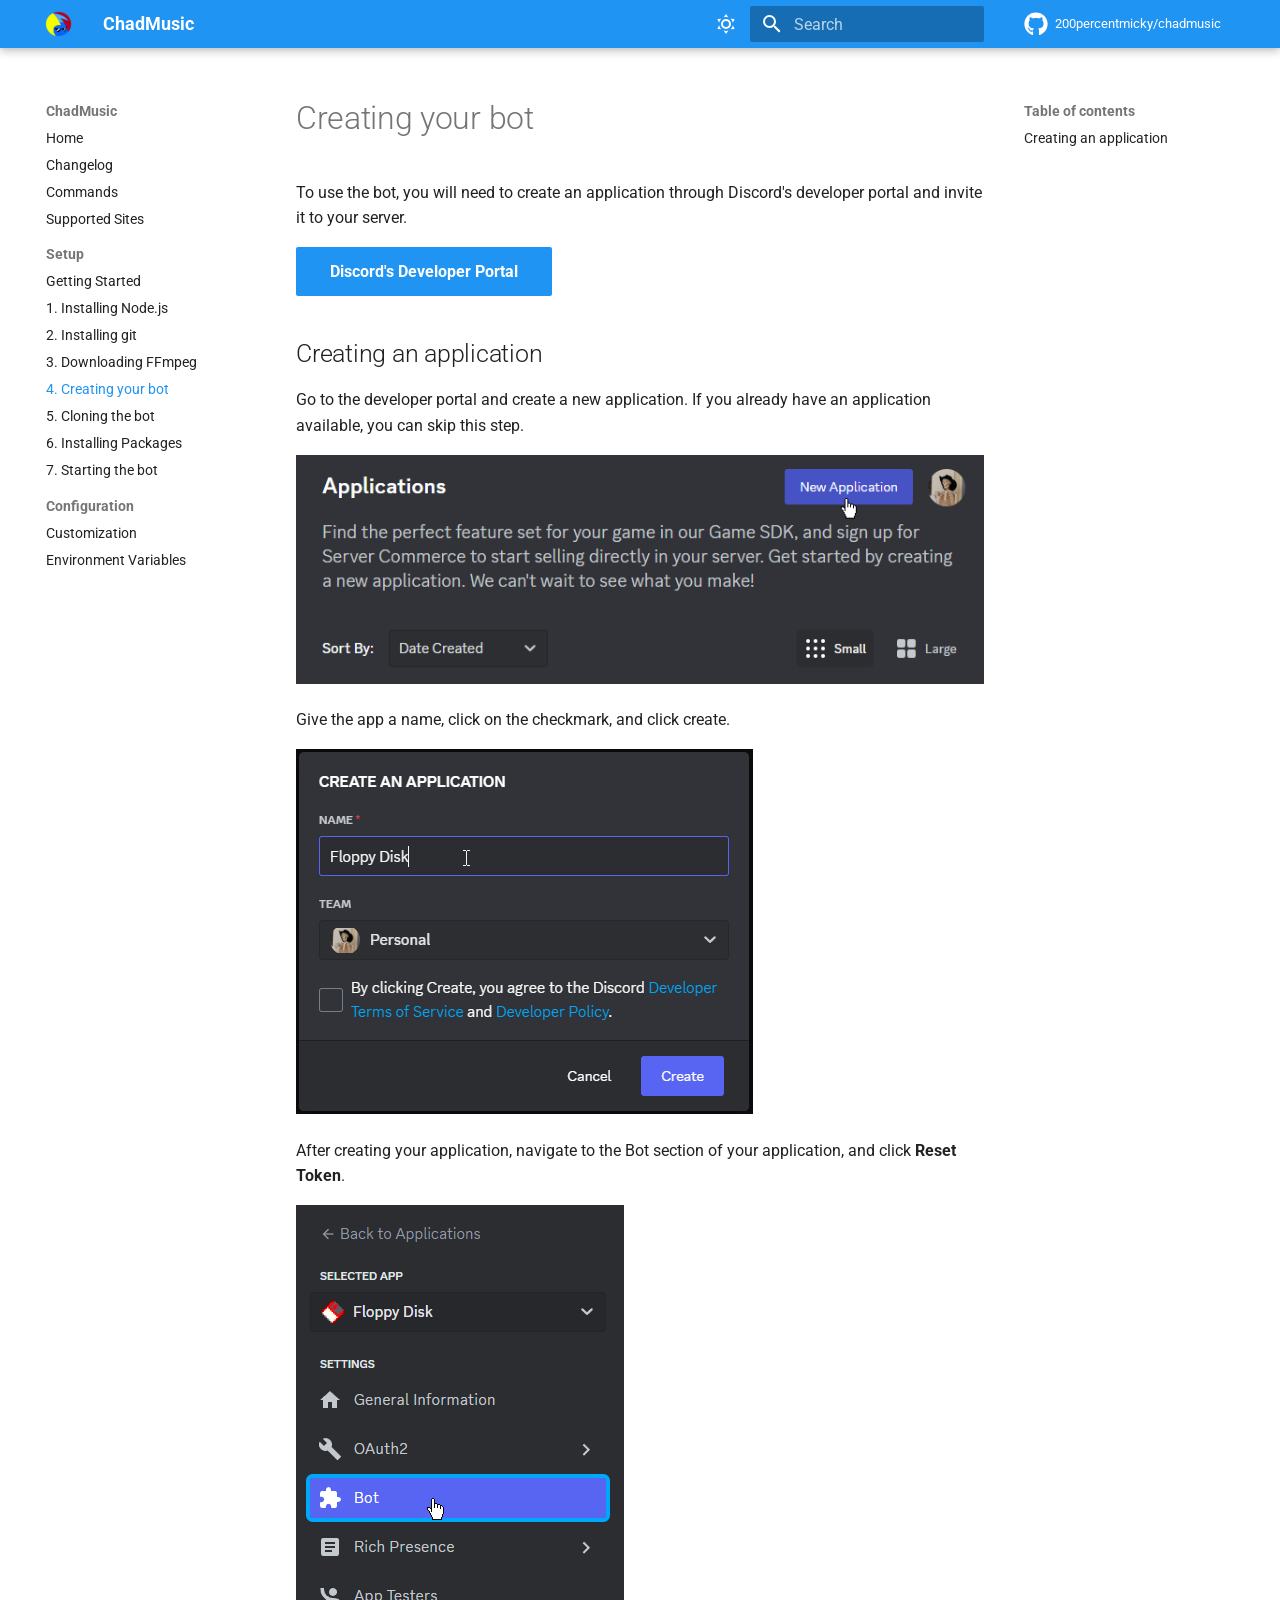
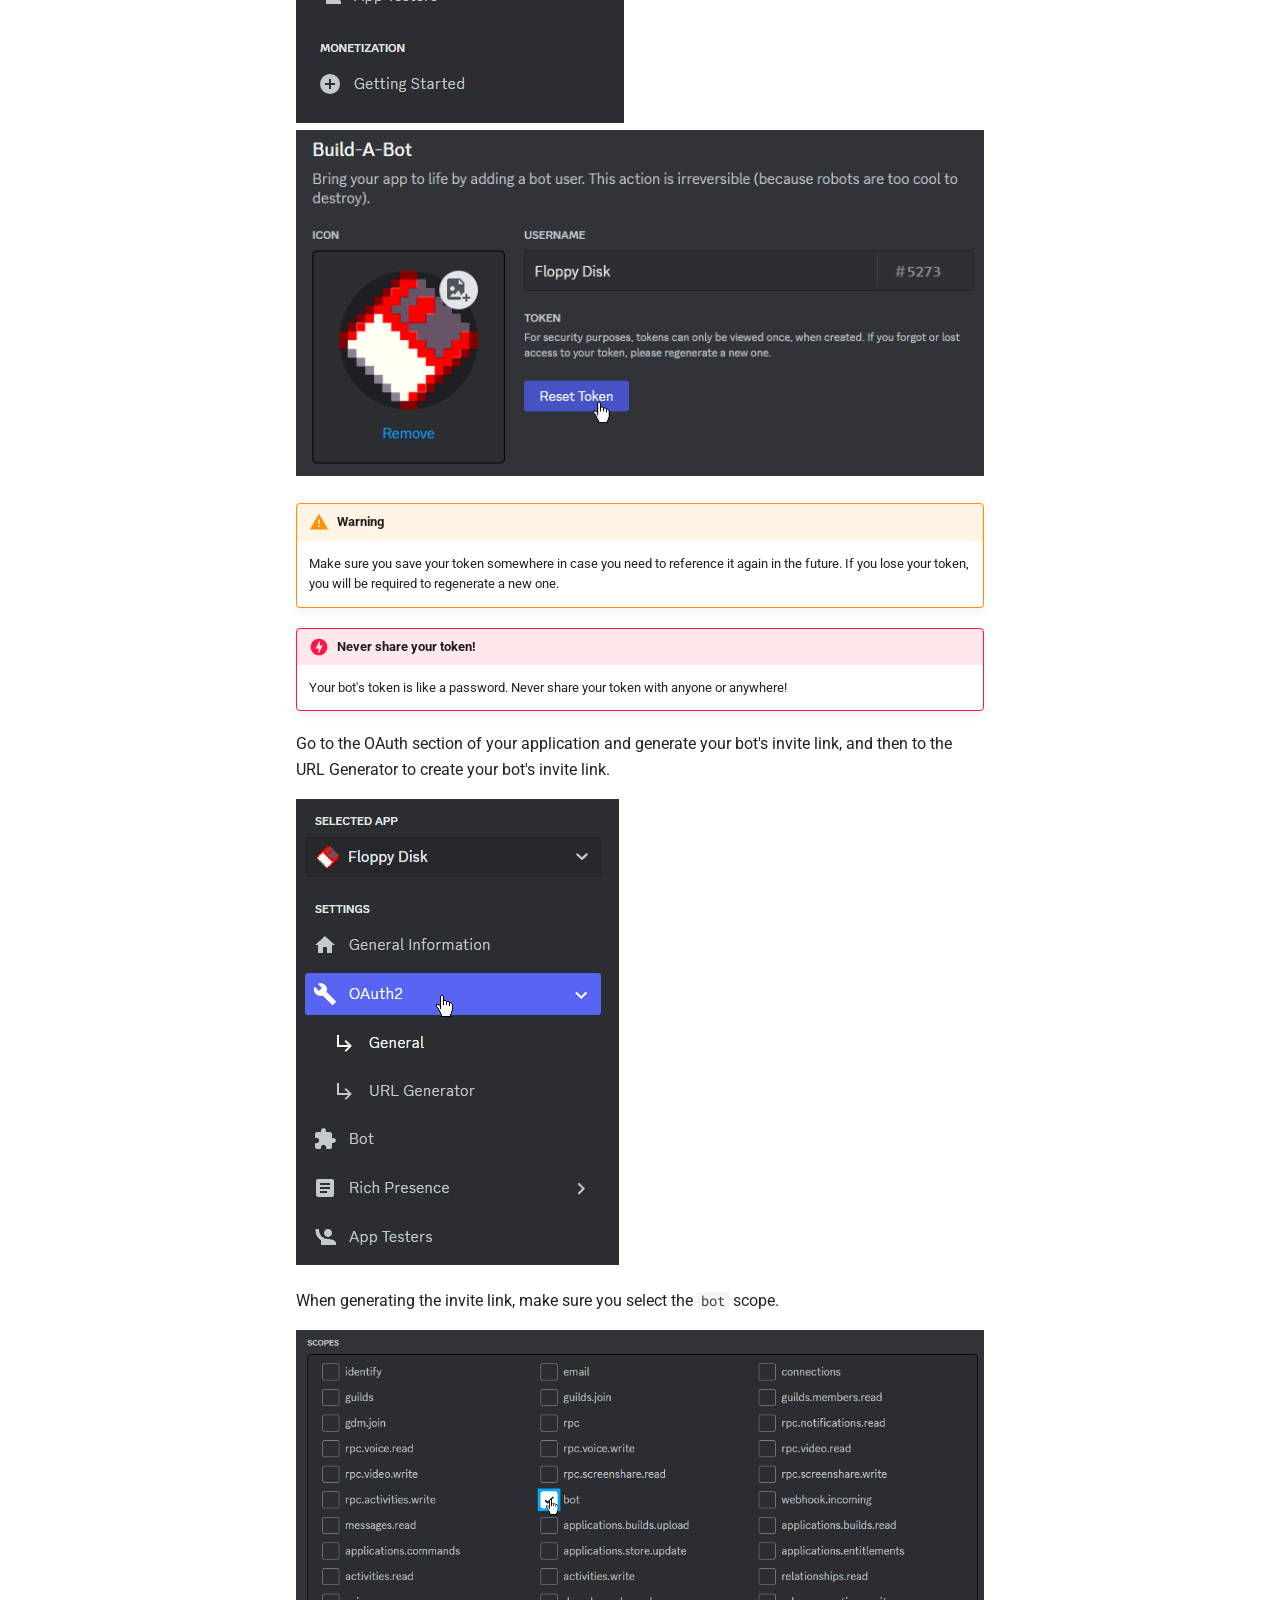
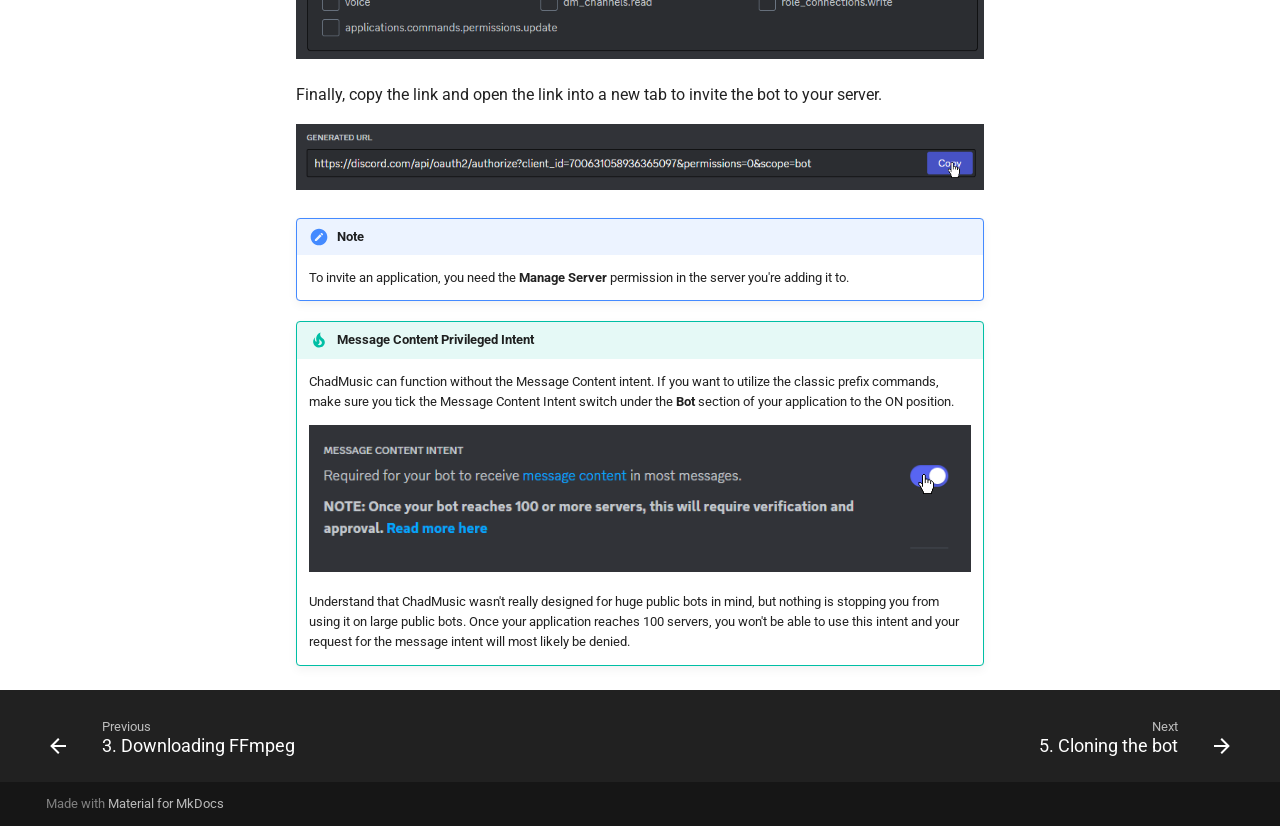
<file: setup/creating_app/index.html>
<!doctype html>
<html lang="en" class="no-js">
  <head>
    
      <meta charset="utf-8">
      <meta name="viewport" content="width=device-width,initial-scale=1">
      
      
      
      
        <link rel="prev" href="../install_ffmpeg/">
      
      
        <link rel="next" href="../cloning_the_bot/">
      
      
      <link rel="icon" href="../../assets/deejaytreefiddy.ico">
      <meta name="generator" content="mkdocs-1.6.1, mkdocs-material-9.6.3">
    
    
      
        <title>4. Creating your bot - ChadMusic</title>
      
    
    
      <link rel="stylesheet" href="../../assets/stylesheets/main.d7758b05.min.css">
      
        
        <link rel="stylesheet" href="../../assets/stylesheets/palette.06af60db.min.css">
      
      


    
    
      
    
    
      
        
        
        <link rel="preconnect" href="https://fonts.gstatic.com" crossorigin>
        <link rel="stylesheet" href="https://fonts.googleapis.com/css?family=Roboto:300,300i,400,400i,700,700i%7CRoboto+Mono:400,400i,700,700i&display=fallback">
        <style>:root{--md-text-font:"Roboto";--md-code-font:"Roboto Mono"}</style>
      
    
    
      <link rel="stylesheet" href="../../stylesheets/badge.css">
    
    <script>__md_scope=new URL("../..",location),__md_hash=e=>[...e].reduce(((e,_)=>(e<<5)-e+_.charCodeAt(0)),0),__md_get=(e,_=localStorage,t=__md_scope)=>JSON.parse(_.getItem(t.pathname+"."+e)),__md_set=(e,_,t=localStorage,a=__md_scope)=>{try{t.setItem(a.pathname+"."+e,JSON.stringify(_))}catch(e){}}</script>
    
      

    
    
    
  </head>
  
  
    
    
      
    
    
    
    
    <body dir="ltr" data-md-color-scheme="default" data-md-color-primary="blue" data-md-color-accent="light-blue">
  
    
    <input class="md-toggle" data-md-toggle="drawer" type="checkbox" id="__drawer" autocomplete="off">
    <input class="md-toggle" data-md-toggle="search" type="checkbox" id="__search" autocomplete="off">
    <label class="md-overlay" for="__drawer"></label>
    <div data-md-component="skip">
      
        
        <a href="#creating-your-bot" class="md-skip">
          Skip to content
        </a>
      
    </div>
    <div data-md-component="announce">
      
    </div>
    
    
      

  

<header class="md-header md-header--shadow" data-md-component="header">
  <nav class="md-header__inner md-grid" aria-label="Header">
    <a href="../.." title="ChadMusic" class="md-header__button md-logo" aria-label="ChadMusic" data-md-component="logo">
      
  <img src="../../assets/deejaytreefiddy.png" alt="logo">

    </a>
    <label class="md-header__button md-icon" for="__drawer">
      
      <svg xmlns="http://www.w3.org/2000/svg" viewBox="0 0 24 24"><path d="M3 6h18v2H3zm0 5h18v2H3zm0 5h18v2H3z"/></svg>
    </label>
    <div class="md-header__title" data-md-component="header-title">
      <div class="md-header__ellipsis">
        <div class="md-header__topic">
          <span class="md-ellipsis">
            ChadMusic
          </span>
        </div>
        <div class="md-header__topic" data-md-component="header-topic">
          <span class="md-ellipsis">
            
              4. Creating your bot
            
          </span>
        </div>
      </div>
    </div>
    
      
        <form class="md-header__option" data-md-component="palette">
  
    
    
    
    <input class="md-option" data-md-color-media="" data-md-color-scheme="default" data-md-color-primary="blue" data-md-color-accent="light-blue"  aria-label="Lights on! Click to toggle."  type="radio" name="__palette" id="__palette_0">
    
      <label class="md-header__button md-icon" title="Lights on! Click to toggle." for="__palette_1" hidden>
        <svg xmlns="http://www.w3.org/2000/svg" viewBox="0 0 24 24"><path d="M12 7a5 5 0 0 1 5 5 5 5 0 0 1-5 5 5 5 0 0 1-5-5 5 5 0 0 1 5-5m0 2a3 3 0 0 0-3 3 3 3 0 0 0 3 3 3 3 0 0 0 3-3 3 3 0 0 0-3-3m0-7 2.39 3.42C13.65 5.15 12.84 5 12 5s-1.65.15-2.39.42zM3.34 7l4.16-.35A7.2 7.2 0 0 0 5.94 8.5c-.44.74-.69 1.5-.83 2.29zm.02 10 1.76-3.77a7.131 7.131 0 0 0 2.38 4.14zM20.65 7l-1.77 3.79a7.02 7.02 0 0 0-2.38-4.15zm-.01 10-4.14.36c.59-.51 1.12-1.14 1.54-1.86.42-.73.69-1.5.83-2.29zM12 22l-2.41-3.44c.74.27 1.55.44 2.41.44.82 0 1.63-.17 2.37-.44z"/></svg>
      </label>
    
  
    
    
    
    <input class="md-option" data-md-color-media="" data-md-color-scheme="slate" data-md-color-primary="black" data-md-color-accent="blue"  aria-label="Lights off... Click to toggle."  type="radio" name="__palette" id="__palette_1">
    
      <label class="md-header__button md-icon" title="Lights off... Click to toggle." for="__palette_0" hidden>
        <svg xmlns="http://www.w3.org/2000/svg" viewBox="0 0 24 24"><path d="m17.75 4.09-2.53 1.94.91 3.06-2.63-1.81-2.63 1.81.91-3.06-2.53-1.94L12.44 4l1.06-3 1.06 3zm3.5 6.91-1.64 1.25.59 1.98-1.7-1.17-1.7 1.17.59-1.98L15.75 11l2.06-.05L18.5 9l.69 1.95zm-2.28 4.95c.83-.08 1.72 1.1 1.19 1.85-.32.45-.66.87-1.08 1.27C15.17 23 8.84 23 4.94 19.07c-3.91-3.9-3.91-10.24 0-14.14.4-.4.82-.76 1.27-1.08.75-.53 1.93.36 1.85 1.19-.27 2.86.69 5.83 2.89 8.02a9.96 9.96 0 0 0 8.02 2.89m-1.64 2.02a12.08 12.08 0 0 1-7.8-3.47c-2.17-2.19-3.33-5-3.49-7.82-2.81 3.14-2.7 7.96.31 10.98 3.02 3.01 7.84 3.12 10.98.31"/></svg>
      </label>
    
  
</form>
      
    
    
      <script>var palette=__md_get("__palette");if(palette&&palette.color){if("(prefers-color-scheme)"===palette.color.media){var media=matchMedia("(prefers-color-scheme: light)"),input=document.querySelector(media.matches?"[data-md-color-media='(prefers-color-scheme: light)']":"[data-md-color-media='(prefers-color-scheme: dark)']");palette.color.media=input.getAttribute("data-md-color-media"),palette.color.scheme=input.getAttribute("data-md-color-scheme"),palette.color.primary=input.getAttribute("data-md-color-primary"),palette.color.accent=input.getAttribute("data-md-color-accent")}for(var[key,value]of Object.entries(palette.color))document.body.setAttribute("data-md-color-"+key,value)}</script>
    
    
    
      <label class="md-header__button md-icon" for="__search">
        
        <svg xmlns="http://www.w3.org/2000/svg" viewBox="0 0 24 24"><path d="M9.5 3A6.5 6.5 0 0 1 16 9.5c0 1.61-.59 3.09-1.56 4.23l.27.27h.79l5 5-1.5 1.5-5-5v-.79l-.27-.27A6.52 6.52 0 0 1 9.5 16 6.5 6.5 0 0 1 3 9.5 6.5 6.5 0 0 1 9.5 3m0 2C7 5 5 7 5 9.5S7 14 9.5 14 14 12 14 9.5 12 5 9.5 5"/></svg>
      </label>
      <div class="md-search" data-md-component="search" role="dialog">
  <label class="md-search__overlay" for="__search"></label>
  <div class="md-search__inner" role="search">
    <form class="md-search__form" name="search">
      <input type="text" class="md-search__input" name="query" aria-label="Search" placeholder="Search" autocapitalize="off" autocorrect="off" autocomplete="off" spellcheck="false" data-md-component="search-query" required>
      <label class="md-search__icon md-icon" for="__search">
        
        <svg xmlns="http://www.w3.org/2000/svg" viewBox="0 0 24 24"><path d="M9.5 3A6.5 6.5 0 0 1 16 9.5c0 1.61-.59 3.09-1.56 4.23l.27.27h.79l5 5-1.5 1.5-5-5v-.79l-.27-.27A6.52 6.52 0 0 1 9.5 16 6.5 6.5 0 0 1 3 9.5 6.5 6.5 0 0 1 9.5 3m0 2C7 5 5 7 5 9.5S7 14 9.5 14 14 12 14 9.5 12 5 9.5 5"/></svg>
        
        <svg xmlns="http://www.w3.org/2000/svg" viewBox="0 0 24 24"><path d="M20 11v2H8l5.5 5.5-1.42 1.42L4.16 12l7.92-7.92L13.5 5.5 8 11z"/></svg>
      </label>
      <nav class="md-search__options" aria-label="Search">
        
        <button type="reset" class="md-search__icon md-icon" title="Clear" aria-label="Clear" tabindex="-1">
          
          <svg xmlns="http://www.w3.org/2000/svg" viewBox="0 0 24 24"><path d="M19 6.41 17.59 5 12 10.59 6.41 5 5 6.41 10.59 12 5 17.59 6.41 19 12 13.41 17.59 19 19 17.59 13.41 12z"/></svg>
        </button>
      </nav>
      
    </form>
    <div class="md-search__output">
      <div class="md-search__scrollwrap" tabindex="0" data-md-scrollfix>
        <div class="md-search-result" data-md-component="search-result">
          <div class="md-search-result__meta">
            Initializing search
          </div>
          <ol class="md-search-result__list" role="presentation"></ol>
        </div>
      </div>
    </div>
  </div>
</div>
    
    
      <div class="md-header__source">
        <a href="https://github.com/200percentmicky/chadmusic" title="Go to repository" class="md-source" data-md-component="source">
  <div class="md-source__icon md-icon">
    
    <svg xmlns="http://www.w3.org/2000/svg" viewBox="0 0 496 512"><!--! Font Awesome Free 6.7.2 by @fontawesome - https://fontawesome.com License - https://fontawesome.com/license/free (Icons: CC BY 4.0, Fonts: SIL OFL 1.1, Code: MIT License) Copyright 2024 Fonticons, Inc.--><path d="M165.9 397.4c0 2-2.3 3.6-5.2 3.6-3.3.3-5.6-1.3-5.6-3.6 0-2 2.3-3.6 5.2-3.6 3-.3 5.6 1.3 5.6 3.6m-31.1-4.5c-.7 2 1.3 4.3 4.3 4.9 2.6 1 5.6 0 6.2-2s-1.3-4.3-4.3-5.2c-2.6-.7-5.5.3-6.2 2.3m44.2-1.7c-2.9.7-4.9 2.6-4.6 4.9.3 2 2.9 3.3 5.9 2.6 2.9-.7 4.9-2.6 4.6-4.6-.3-1.9-3-3.2-5.9-2.9M244.8 8C106.1 8 0 113.3 0 252c0 110.9 69.8 205.8 169.5 239.2 12.8 2.3 17.3-5.6 17.3-12.1 0-6.2-.3-40.4-.3-61.4 0 0-70 15-84.7-29.8 0 0-11.4-29.1-27.8-36.6 0 0-22.9-15.7 1.6-15.4 0 0 24.9 2 38.6 25.8 21.9 38.6 58.6 27.5 72.9 20.9 2.3-16 8.8-27.1 16-33.7-55.9-6.2-112.3-14.3-112.3-110.5 0-27.5 7.6-41.3 23.6-58.9-2.6-6.5-11.1-33.3 2.6-67.9 20.9-6.5 69 27 69 27 20-5.6 41.5-8.5 62.8-8.5s42.8 2.9 62.8 8.5c0 0 48.1-33.6 69-27 13.7 34.7 5.2 61.4 2.6 67.9 16 17.7 25.8 31.5 25.8 58.9 0 96.5-58.9 104.2-114.8 110.5 9.2 7.9 17 22.9 17 46.4 0 33.7-.3 75.4-.3 83.6 0 6.5 4.6 14.4 17.3 12.1C428.2 457.8 496 362.9 496 252 496 113.3 383.5 8 244.8 8M97.2 352.9c-1.3 1-1 3.3.7 5.2 1.6 1.6 3.9 2.3 5.2 1 1.3-1 1-3.3-.7-5.2-1.6-1.6-3.9-2.3-5.2-1m-10.8-8.1c-.7 1.3.3 2.9 2.3 3.9 1.6 1 3.6.7 4.3-.7.7-1.3-.3-2.9-2.3-3.9-2-.6-3.6-.3-4.3.7m32.4 35.6c-1.6 1.3-1 4.3 1.3 6.2 2.3 2.3 5.2 2.6 6.5 1 1.3-1.3.7-4.3-1.3-6.2-2.2-2.3-5.2-2.6-6.5-1m-11.4-14.7c-1.6 1-1.6 3.6 0 5.9s4.3 3.3 5.6 2.3c1.6-1.3 1.6-3.9 0-6.2-1.4-2.3-4-3.3-5.6-2"/></svg>
  </div>
  <div class="md-source__repository">
    200percentmicky/chadmusic
  </div>
</a>
      </div>
    
  </nav>
  
</header>
    
    <div class="md-container" data-md-component="container">
      
      
        
          
        
      
      <main class="md-main" data-md-component="main">
        <div class="md-main__inner md-grid">
          
            
              
              <div class="md-sidebar md-sidebar--primary" data-md-component="sidebar" data-md-type="navigation" >
                <div class="md-sidebar__scrollwrap">
                  <div class="md-sidebar__inner">
                    



<nav class="md-nav md-nav--primary" aria-label="Navigation" data-md-level="0">
  <label class="md-nav__title" for="__drawer">
    <a href="../.." title="ChadMusic" class="md-nav__button md-logo" aria-label="ChadMusic" data-md-component="logo">
      
  <img src="../../assets/deejaytreefiddy.png" alt="logo">

    </a>
    ChadMusic
  </label>
  
    <div class="md-nav__source">
      <a href="https://github.com/200percentmicky/chadmusic" title="Go to repository" class="md-source" data-md-component="source">
  <div class="md-source__icon md-icon">
    
    <svg xmlns="http://www.w3.org/2000/svg" viewBox="0 0 496 512"><!--! Font Awesome Free 6.7.2 by @fontawesome - https://fontawesome.com License - https://fontawesome.com/license/free (Icons: CC BY 4.0, Fonts: SIL OFL 1.1, Code: MIT License) Copyright 2024 Fonticons, Inc.--><path d="M165.9 397.4c0 2-2.3 3.6-5.2 3.6-3.3.3-5.6-1.3-5.6-3.6 0-2 2.3-3.6 5.2-3.6 3-.3 5.6 1.3 5.6 3.6m-31.1-4.5c-.7 2 1.3 4.3 4.3 4.9 2.6 1 5.6 0 6.2-2s-1.3-4.3-4.3-5.2c-2.6-.7-5.5.3-6.2 2.3m44.2-1.7c-2.9.7-4.9 2.6-4.6 4.9.3 2 2.9 3.3 5.9 2.6 2.9-.7 4.9-2.6 4.6-4.6-.3-1.9-3-3.2-5.9-2.9M244.8 8C106.1 8 0 113.3 0 252c0 110.9 69.8 205.8 169.5 239.2 12.8 2.3 17.3-5.6 17.3-12.1 0-6.2-.3-40.4-.3-61.4 0 0-70 15-84.7-29.8 0 0-11.4-29.1-27.8-36.6 0 0-22.9-15.7 1.6-15.4 0 0 24.9 2 38.6 25.8 21.9 38.6 58.6 27.5 72.9 20.9 2.3-16 8.8-27.1 16-33.7-55.9-6.2-112.3-14.3-112.3-110.5 0-27.5 7.6-41.3 23.6-58.9-2.6-6.5-11.1-33.3 2.6-67.9 20.9-6.5 69 27 69 27 20-5.6 41.5-8.5 62.8-8.5s42.8 2.9 62.8 8.5c0 0 48.1-33.6 69-27 13.7 34.7 5.2 61.4 2.6 67.9 16 17.7 25.8 31.5 25.8 58.9 0 96.5-58.9 104.2-114.8 110.5 9.2 7.9 17 22.9 17 46.4 0 33.7-.3 75.4-.3 83.6 0 6.5 4.6 14.4 17.3 12.1C428.2 457.8 496 362.9 496 252 496 113.3 383.5 8 244.8 8M97.2 352.9c-1.3 1-1 3.3.7 5.2 1.6 1.6 3.9 2.3 5.2 1 1.3-1 1-3.3-.7-5.2-1.6-1.6-3.9-2.3-5.2-1m-10.8-8.1c-.7 1.3.3 2.9 2.3 3.9 1.6 1 3.6.7 4.3-.7.7-1.3-.3-2.9-2.3-3.9-2-.6-3.6-.3-4.3.7m32.4 35.6c-1.6 1.3-1 4.3 1.3 6.2 2.3 2.3 5.2 2.6 6.5 1 1.3-1.3.7-4.3-1.3-6.2-2.2-2.3-5.2-2.6-6.5-1m-11.4-14.7c-1.6 1-1.6 3.6 0 5.9s4.3 3.3 5.6 2.3c1.6-1.3 1.6-3.9 0-6.2-1.4-2.3-4-3.3-5.6-2"/></svg>
  </div>
  <div class="md-source__repository">
    200percentmicky/chadmusic
  </div>
</a>
    </div>
  
  <ul class="md-nav__list" data-md-scrollfix>
    
      
      
  
  
  
  
    <li class="md-nav__item">
      <a href="../.." class="md-nav__link">
        
  
  <span class="md-ellipsis">
    Home
    
  </span>
  

      </a>
    </li>
  

    
      
      
  
  
  
  
    <li class="md-nav__item">
      <a href="../../changelog/" class="md-nav__link">
        
  
  <span class="md-ellipsis">
    Changelog
    
  </span>
  

      </a>
    </li>
  

    
      
      
  
  
  
  
    <li class="md-nav__item">
      <a href="../../commands/" class="md-nav__link">
        
  
  <span class="md-ellipsis">
    Commands
    
  </span>
  

      </a>
    </li>
  

    
      
      
  
  
  
  
    <li class="md-nav__item">
      <a href="../../supported_sites/" class="md-nav__link">
        
  
  <span class="md-ellipsis">
    Supported Sites
    
  </span>
  

      </a>
    </li>
  

    
      
      
  
  
    
  
  
  
    
    
      
        
      
        
      
        
      
        
      
        
      
        
      
        
      
        
      
    
    
      
        
        
      
    
    
      
    
    <li class="md-nav__item md-nav__item--active md-nav__item--section md-nav__item--nested">
      
        
        
        <input class="md-nav__toggle md-toggle " type="checkbox" id="__nav_5" checked>
        
          
          <label class="md-nav__link" for="__nav_5" id="__nav_5_label" tabindex="">
            
  
  <span class="md-ellipsis">
    Setup
    
  </span>
  

            <span class="md-nav__icon md-icon"></span>
          </label>
        
        <nav class="md-nav" data-md-level="1" aria-labelledby="__nav_5_label" aria-expanded="true">
          <label class="md-nav__title" for="__nav_5">
            <span class="md-nav__icon md-icon"></span>
            Setup
          </label>
          <ul class="md-nav__list" data-md-scrollfix>
            
              
                
  
  
  
  
    <li class="md-nav__item">
      <a href="../getting_started/" class="md-nav__link">
        
  
  <span class="md-ellipsis">
    Getting Started
    
  </span>
  

      </a>
    </li>
  

              
            
              
                
  
  
  
  
    <li class="md-nav__item">
      <a href="../install_node/" class="md-nav__link">
        
  
  <span class="md-ellipsis">
    1. Installing Node.js
    
  </span>
  

      </a>
    </li>
  

              
            
              
                
  
  
  
  
    <li class="md-nav__item">
      <a href="../install_git/" class="md-nav__link">
        
  
  <span class="md-ellipsis">
    2. Installing git
    
  </span>
  

      </a>
    </li>
  

              
            
              
                
  
  
  
  
    <li class="md-nav__item">
      <a href="../install_ffmpeg/" class="md-nav__link">
        
  
  <span class="md-ellipsis">
    3. Downloading FFmpeg
    
  </span>
  

      </a>
    </li>
  

              
            
              
                
  
  
    
  
  
  
    <li class="md-nav__item md-nav__item--active">
      
      <input class="md-nav__toggle md-toggle" type="checkbox" id="__toc">
      
      
        
      
      
        <label class="md-nav__link md-nav__link--active" for="__toc">
          
  
  <span class="md-ellipsis">
    4. Creating your bot
    
  </span>
  

          <span class="md-nav__icon md-icon"></span>
        </label>
      
      <a href="./" class="md-nav__link md-nav__link--active">
        
  
  <span class="md-ellipsis">
    4. Creating your bot
    
  </span>
  

      </a>
      
        

<nav class="md-nav md-nav--secondary" aria-label="Table of contents">
  
  
  
    
  
  
    <label class="md-nav__title" for="__toc">
      <span class="md-nav__icon md-icon"></span>
      Table of contents
    </label>
    <ul class="md-nav__list" data-md-component="toc" data-md-scrollfix>
      
        <li class="md-nav__item">
  <a href="#creating-an-application" class="md-nav__link">
    <span class="md-ellipsis">
      Creating an application
    </span>
  </a>
  
</li>
      
    </ul>
  
</nav>
      
    </li>
  

              
            
              
                
  
  
  
  
    <li class="md-nav__item">
      <a href="../cloning_the_bot/" class="md-nav__link">
        
  
  <span class="md-ellipsis">
    5. Cloning the bot
    
  </span>
  

      </a>
    </li>
  

              
            
              
                
  
  
  
  
    <li class="md-nav__item">
      <a href="../install_packages/" class="md-nav__link">
        
  
  <span class="md-ellipsis">
    6. Installing Packages
    
  </span>
  

      </a>
    </li>
  

              
            
              
                
  
  
  
  
    <li class="md-nav__item">
      <a href="../starting_the_bot/" class="md-nav__link">
        
  
  <span class="md-ellipsis">
    7. Starting the bot
    
  </span>
  

      </a>
    </li>
  

              
            
          </ul>
        </nav>
      
    </li>
  

    
      
      
  
  
  
  
    
    
      
        
      
        
      
    
    
      
        
        
      
    
    
      
    
    <li class="md-nav__item md-nav__item--section md-nav__item--nested">
      
        
        
        <input class="md-nav__toggle md-toggle " type="checkbox" id="__nav_6" >
        
          
          <label class="md-nav__link" for="__nav_6" id="__nav_6_label" tabindex="">
            
  
  <span class="md-ellipsis">
    Configuration
    
  </span>
  

            <span class="md-nav__icon md-icon"></span>
          </label>
        
        <nav class="md-nav" data-md-level="1" aria-labelledby="__nav_6_label" aria-expanded="false">
          <label class="md-nav__title" for="__nav_6">
            <span class="md-nav__icon md-icon"></span>
            Configuration
          </label>
          <ul class="md-nav__list" data-md-scrollfix>
            
              
                
  
  
  
  
    <li class="md-nav__item">
      <a href="../../configuration/customization/" class="md-nav__link">
        
  
  <span class="md-ellipsis">
    Customization
    
  </span>
  

      </a>
    </li>
  

              
            
              
                
  
  
  
  
    <li class="md-nav__item">
      <a href="../../configuration/env_variables/" class="md-nav__link">
        
  
  <span class="md-ellipsis">
    Environment Variables
    
  </span>
  

      </a>
    </li>
  

              
            
          </ul>
        </nav>
      
    </li>
  

    
  </ul>
</nav>
                  </div>
                </div>
              </div>
            
            
              
              <div class="md-sidebar md-sidebar--secondary" data-md-component="sidebar" data-md-type="toc" >
                <div class="md-sidebar__scrollwrap">
                  <div class="md-sidebar__inner">
                    

<nav class="md-nav md-nav--secondary" aria-label="Table of contents">
  
  
  
    
  
  
    <label class="md-nav__title" for="__toc">
      <span class="md-nav__icon md-icon"></span>
      Table of contents
    </label>
    <ul class="md-nav__list" data-md-component="toc" data-md-scrollfix>
      
        <li class="md-nav__item">
  <a href="#creating-an-application" class="md-nav__link">
    <span class="md-ellipsis">
      Creating an application
    </span>
  </a>
  
</li>
      
    </ul>
  
</nav>
                  </div>
                </div>
              </div>
            
          
          
            <div class="md-content" data-md-component="content">
              <article class="md-content__inner md-typeset">
                
                  


  
  


<h1 id="creating-your-bot">Creating your bot</h1>
<p>To use the bot, you will need to create an application through Discord's developer portal and invite it to your server.</p>
<p><a class="md-button md-button--primary" href="https://discord.com/developers">Discord's Developer Portal</a></p>
<h2 id="creating-an-application">Creating an application</h2>
<p>Go to the developer portal and create a new application. If you already have an application available, you can skip this step.</p>
<p><img alt="" src="../../assets/app_create.png" /></p>
<p>Give the app a name, click on the checkmark, and click create.</p>
<p><img alt="" src="../../assets/app_name.png" /></p>
<p>After creating your application, navigate to the Bot section of your application, and click <strong>Reset Token</strong>.</p>
<p><img alt="" src="../../assets/app_bot_tab.png" />
<img alt="" src="../../assets/app_reset_token.png" /></p>
<div class="admonition warning">
<p class="admonition-title">Warning</p>
<p>Make sure you save your token somewhere in case you need to reference it again in the future. If you lose your token, you will be required to regenerate a new one.</p>
</div>
<div class="admonition danger">
<p class="admonition-title">Never share your token!</p>
<p>Your bot's token is like a password. Never share your token with anyone or anywhere!</p>
</div>
<p>Go to the OAuth section of your application and generate your bot's invite link, and then to the URL Generator to create your bot's invite link.</p>
<p><img alt="" src="../../assets/app_oauth_tab.png" /></p>
<p>When generating the invite link, make sure you select the <code>bot</code> scope.</p>
<p><img alt="" src="../../assets/app_bot_scope.png" /></p>
<p>Finally, copy the link and open the link into a new tab to invite the bot to your server.</p>
<p><img alt="" src="../../assets/app_copy_link.png" /></p>
<div class="admonition note">
<p class="admonition-title">Note</p>
<p>To invite an application, you need the <strong>Manage Server</strong> permission in the server you're adding it to.</p>
</div>
<div class="admonition tip">
<p class="admonition-title">Message Content Privileged Intent</p>
<p>ChadMusic can function without the Message Content intent. If you want to utilize the classic prefix commands, make sure you tick the Message Content Intent switch under the <strong>Bot</strong> section of your application to the ON position.</p>
<p><img alt="" src="../../assets/app_message_intent.png" /></p>
<p>Understand that ChadMusic wasn't really designed for huge public bots in mind, but nothing is stopping you from using it on large public bots. Once your application reaches 100 servers, you won't be able to use this intent and your request for the message intent will most likely be denied.</p>
</div>












                
              </article>
            </div>
          
          
<script>var target=document.getElementById(location.hash.slice(1));target&&target.name&&(target.checked=target.name.startsWith("__tabbed_"))</script>
        </div>
        
          <button type="button" class="md-top md-icon" data-md-component="top" hidden>
  
  <svg xmlns="http://www.w3.org/2000/svg" viewBox="0 0 24 24"><path d="M13 20h-2V8l-5.5 5.5-1.42-1.42L12 4.16l7.92 7.92-1.42 1.42L13 8z"/></svg>
  Back to top
</button>
        
      </main>
      
        <footer class="md-footer">
  
    
      
      <nav class="md-footer__inner md-grid" aria-label="Footer" >
        
          
          <a href="../install_ffmpeg/" class="md-footer__link md-footer__link--prev" aria-label="Previous: 3. Downloading FFmpeg">
            <div class="md-footer__button md-icon">
              
              <svg xmlns="http://www.w3.org/2000/svg" viewBox="0 0 24 24"><path d="M20 11v2H8l5.5 5.5-1.42 1.42L4.16 12l7.92-7.92L13.5 5.5 8 11z"/></svg>
            </div>
            <div class="md-footer__title">
              <span class="md-footer__direction">
                Previous
              </span>
              <div class="md-ellipsis">
                3. Downloading FFmpeg
              </div>
            </div>
          </a>
        
        
          
          <a href="../cloning_the_bot/" class="md-footer__link md-footer__link--next" aria-label="Next: 5. Cloning the bot">
            <div class="md-footer__title">
              <span class="md-footer__direction">
                Next
              </span>
              <div class="md-ellipsis">
                5. Cloning the bot
              </div>
            </div>
            <div class="md-footer__button md-icon">
              
              <svg xmlns="http://www.w3.org/2000/svg" viewBox="0 0 24 24"><path d="M4 11v2h12l-5.5 5.5 1.42 1.42L19.84 12l-7.92-7.92L10.5 5.5 16 11z"/></svg>
            </div>
          </a>
        
      </nav>
    
  
  <div class="md-footer-meta md-typeset">
    <div class="md-footer-meta__inner md-grid">
      <div class="md-copyright">
  
  
    Made with
    <a href="https://squidfunk.github.io/mkdocs-material/" target="_blank" rel="noopener">
      Material for MkDocs
    </a>
  
</div>
      
    </div>
  </div>
</footer>
      
    </div>
    <div class="md-dialog" data-md-component="dialog">
      <div class="md-dialog__inner md-typeset"></div>
    </div>
    
    
    <script id="__config" type="application/json">{"base": "../..", "features": ["content.tooltips", "content.code.copy", "navigation.sections", "navigation.top", "navigation.prune", "navigation.path", "navigation.indexes", "navigation.footer"], "search": "../../assets/javascripts/workers/search.f8cc74c7.min.js", "translations": {"clipboard.copied": "Copied to clipboard", "clipboard.copy": "Copy to clipboard", "search.result.more.one": "1 more on this page", "search.result.more.other": "# more on this page", "search.result.none": "No matching documents", "search.result.one": "1 matching document", "search.result.other": "# matching documents", "search.result.placeholder": "Type to start searching", "search.result.term.missing": "Missing", "select.version": "Select version"}}</script>
    
    
      <script src="../../assets/javascripts/bundle.f1b6f286.min.js"></script>
      
    
  </body>
</html>
</file>
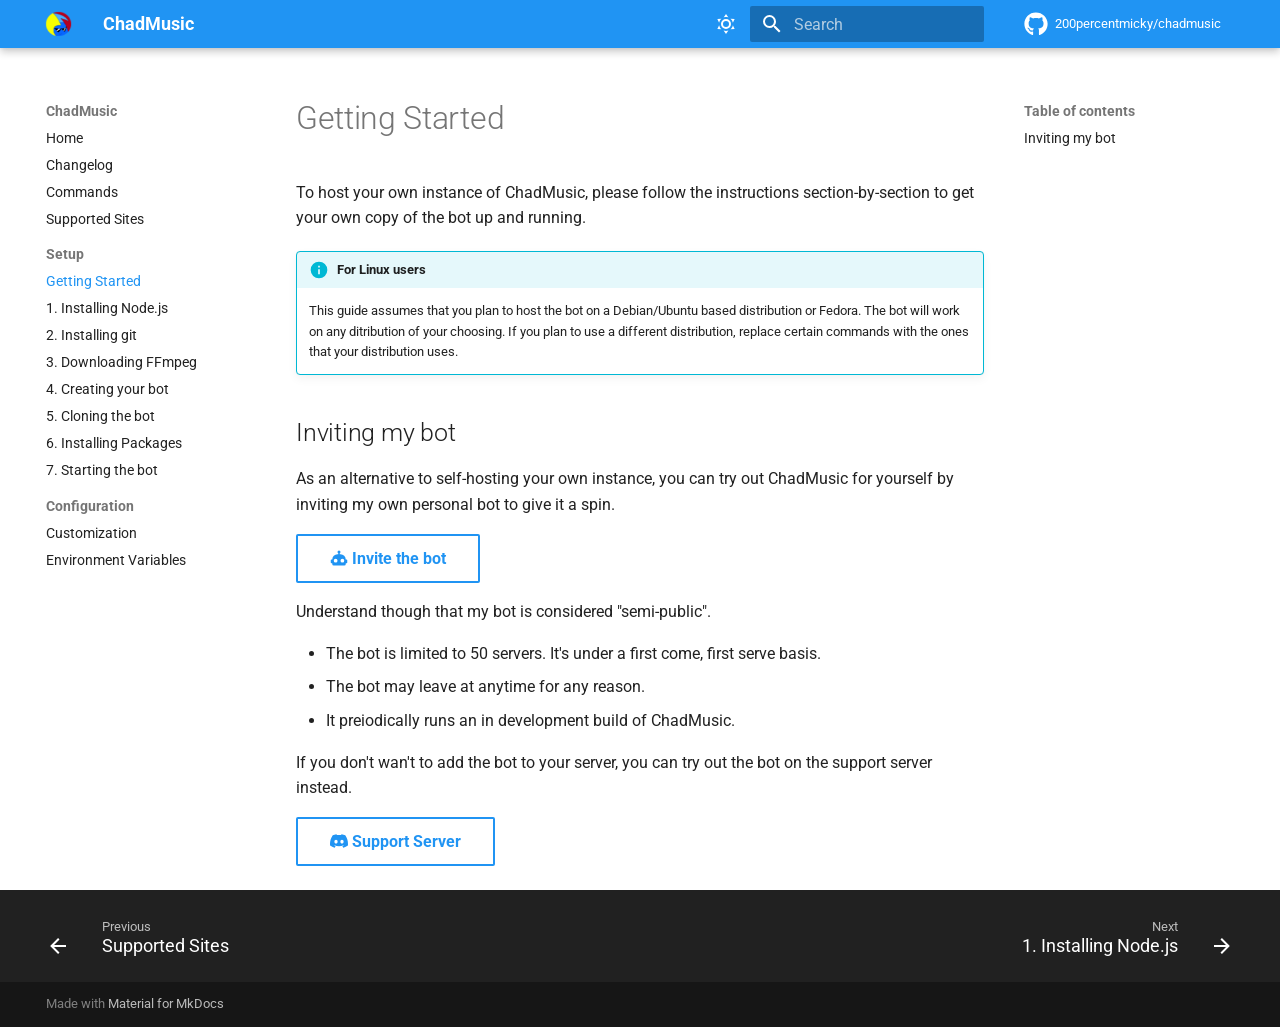
<file: setup/getting_started/index.html>
<!doctype html>
<html lang="en" class="no-js">
  <head>
    
      <meta charset="utf-8">
      <meta name="viewport" content="width=device-width,initial-scale=1">
      
      
      
      
        <link rel="prev" href="../../supported_sites/">
      
      
        <link rel="next" href="../install_node/">
      
      
      <link rel="icon" href="../../assets/deejaytreefiddy.ico">
      <meta name="generator" content="mkdocs-1.6.1, mkdocs-material-9.6.3">
    
    
      
        <title>Getting Started - ChadMusic</title>
      
    
    
      <link rel="stylesheet" href="../../assets/stylesheets/main.d7758b05.min.css">
      
        
        <link rel="stylesheet" href="../../assets/stylesheets/palette.06af60db.min.css">
      
      


    
    
      
    
    
      
        
        
        <link rel="preconnect" href="https://fonts.gstatic.com" crossorigin>
        <link rel="stylesheet" href="https://fonts.googleapis.com/css?family=Roboto:300,300i,400,400i,700,700i%7CRoboto+Mono:400,400i,700,700i&display=fallback">
        <style>:root{--md-text-font:"Roboto";--md-code-font:"Roboto Mono"}</style>
      
    
    
      <link rel="stylesheet" href="../../stylesheets/badge.css">
    
    <script>__md_scope=new URL("../..",location),__md_hash=e=>[...e].reduce(((e,_)=>(e<<5)-e+_.charCodeAt(0)),0),__md_get=(e,_=localStorage,t=__md_scope)=>JSON.parse(_.getItem(t.pathname+"."+e)),__md_set=(e,_,t=localStorage,a=__md_scope)=>{try{t.setItem(a.pathname+"."+e,JSON.stringify(_))}catch(e){}}</script>
    
      

    
    
    
  </head>
  
  
    
    
      
    
    
    
    
    <body dir="ltr" data-md-color-scheme="default" data-md-color-primary="blue" data-md-color-accent="light-blue">
  
    
    <input class="md-toggle" data-md-toggle="drawer" type="checkbox" id="__drawer" autocomplete="off">
    <input class="md-toggle" data-md-toggle="search" type="checkbox" id="__search" autocomplete="off">
    <label class="md-overlay" for="__drawer"></label>
    <div data-md-component="skip">
      
        
        <a href="#getting-started" class="md-skip">
          Skip to content
        </a>
      
    </div>
    <div data-md-component="announce">
      
    </div>
    
    
      

  

<header class="md-header md-header--shadow" data-md-component="header">
  <nav class="md-header__inner md-grid" aria-label="Header">
    <a href="../.." title="ChadMusic" class="md-header__button md-logo" aria-label="ChadMusic" data-md-component="logo">
      
  <img src="../../assets/deejaytreefiddy.png" alt="logo">

    </a>
    <label class="md-header__button md-icon" for="__drawer">
      
      <svg xmlns="http://www.w3.org/2000/svg" viewBox="0 0 24 24"><path d="M3 6h18v2H3zm0 5h18v2H3zm0 5h18v2H3z"/></svg>
    </label>
    <div class="md-header__title" data-md-component="header-title">
      <div class="md-header__ellipsis">
        <div class="md-header__topic">
          <span class="md-ellipsis">
            ChadMusic
          </span>
        </div>
        <div class="md-header__topic" data-md-component="header-topic">
          <span class="md-ellipsis">
            
              Getting Started
            
          </span>
        </div>
      </div>
    </div>
    
      
        <form class="md-header__option" data-md-component="palette">
  
    
    
    
    <input class="md-option" data-md-color-media="" data-md-color-scheme="default" data-md-color-primary="blue" data-md-color-accent="light-blue"  aria-label="Lights on! Click to toggle."  type="radio" name="__palette" id="__palette_0">
    
      <label class="md-header__button md-icon" title="Lights on! Click to toggle." for="__palette_1" hidden>
        <svg xmlns="http://www.w3.org/2000/svg" viewBox="0 0 24 24"><path d="M12 7a5 5 0 0 1 5 5 5 5 0 0 1-5 5 5 5 0 0 1-5-5 5 5 0 0 1 5-5m0 2a3 3 0 0 0-3 3 3 3 0 0 0 3 3 3 3 0 0 0 3-3 3 3 0 0 0-3-3m0-7 2.39 3.42C13.65 5.15 12.84 5 12 5s-1.65.15-2.39.42zM3.34 7l4.16-.35A7.2 7.2 0 0 0 5.94 8.5c-.44.74-.69 1.5-.83 2.29zm.02 10 1.76-3.77a7.131 7.131 0 0 0 2.38 4.14zM20.65 7l-1.77 3.79a7.02 7.02 0 0 0-2.38-4.15zm-.01 10-4.14.36c.59-.51 1.12-1.14 1.54-1.86.42-.73.69-1.5.83-2.29zM12 22l-2.41-3.44c.74.27 1.55.44 2.41.44.82 0 1.63-.17 2.37-.44z"/></svg>
      </label>
    
  
    
    
    
    <input class="md-option" data-md-color-media="" data-md-color-scheme="slate" data-md-color-primary="black" data-md-color-accent="blue"  aria-label="Lights off... Click to toggle."  type="radio" name="__palette" id="__palette_1">
    
      <label class="md-header__button md-icon" title="Lights off... Click to toggle." for="__palette_0" hidden>
        <svg xmlns="http://www.w3.org/2000/svg" viewBox="0 0 24 24"><path d="m17.75 4.09-2.53 1.94.91 3.06-2.63-1.81-2.63 1.81.91-3.06-2.53-1.94L12.44 4l1.06-3 1.06 3zm3.5 6.91-1.64 1.25.59 1.98-1.7-1.17-1.7 1.17.59-1.98L15.75 11l2.06-.05L18.5 9l.69 1.95zm-2.28 4.95c.83-.08 1.72 1.1 1.19 1.85-.32.45-.66.87-1.08 1.27C15.17 23 8.84 23 4.94 19.07c-3.91-3.9-3.91-10.24 0-14.14.4-.4.82-.76 1.27-1.08.75-.53 1.93.36 1.85 1.19-.27 2.86.69 5.83 2.89 8.02a9.96 9.96 0 0 0 8.02 2.89m-1.64 2.02a12.08 12.08 0 0 1-7.8-3.47c-2.17-2.19-3.33-5-3.49-7.82-2.81 3.14-2.7 7.96.31 10.98 3.02 3.01 7.84 3.12 10.98.31"/></svg>
      </label>
    
  
</form>
      
    
    
      <script>var palette=__md_get("__palette");if(palette&&palette.color){if("(prefers-color-scheme)"===palette.color.media){var media=matchMedia("(prefers-color-scheme: light)"),input=document.querySelector(media.matches?"[data-md-color-media='(prefers-color-scheme: light)']":"[data-md-color-media='(prefers-color-scheme: dark)']");palette.color.media=input.getAttribute("data-md-color-media"),palette.color.scheme=input.getAttribute("data-md-color-scheme"),palette.color.primary=input.getAttribute("data-md-color-primary"),palette.color.accent=input.getAttribute("data-md-color-accent")}for(var[key,value]of Object.entries(palette.color))document.body.setAttribute("data-md-color-"+key,value)}</script>
    
    
    
      <label class="md-header__button md-icon" for="__search">
        
        <svg xmlns="http://www.w3.org/2000/svg" viewBox="0 0 24 24"><path d="M9.5 3A6.5 6.5 0 0 1 16 9.5c0 1.61-.59 3.09-1.56 4.23l.27.27h.79l5 5-1.5 1.5-5-5v-.79l-.27-.27A6.52 6.52 0 0 1 9.5 16 6.5 6.5 0 0 1 3 9.5 6.5 6.5 0 0 1 9.5 3m0 2C7 5 5 7 5 9.5S7 14 9.5 14 14 12 14 9.5 12 5 9.5 5"/></svg>
      </label>
      <div class="md-search" data-md-component="search" role="dialog">
  <label class="md-search__overlay" for="__search"></label>
  <div class="md-search__inner" role="search">
    <form class="md-search__form" name="search">
      <input type="text" class="md-search__input" name="query" aria-label="Search" placeholder="Search" autocapitalize="off" autocorrect="off" autocomplete="off" spellcheck="false" data-md-component="search-query" required>
      <label class="md-search__icon md-icon" for="__search">
        
        <svg xmlns="http://www.w3.org/2000/svg" viewBox="0 0 24 24"><path d="M9.5 3A6.5 6.5 0 0 1 16 9.5c0 1.61-.59 3.09-1.56 4.23l.27.27h.79l5 5-1.5 1.5-5-5v-.79l-.27-.27A6.52 6.52 0 0 1 9.5 16 6.5 6.5 0 0 1 3 9.5 6.5 6.5 0 0 1 9.5 3m0 2C7 5 5 7 5 9.5S7 14 9.5 14 14 12 14 9.5 12 5 9.5 5"/></svg>
        
        <svg xmlns="http://www.w3.org/2000/svg" viewBox="0 0 24 24"><path d="M20 11v2H8l5.5 5.5-1.42 1.42L4.16 12l7.92-7.92L13.5 5.5 8 11z"/></svg>
      </label>
      <nav class="md-search__options" aria-label="Search">
        
        <button type="reset" class="md-search__icon md-icon" title="Clear" aria-label="Clear" tabindex="-1">
          
          <svg xmlns="http://www.w3.org/2000/svg" viewBox="0 0 24 24"><path d="M19 6.41 17.59 5 12 10.59 6.41 5 5 6.41 10.59 12 5 17.59 6.41 19 12 13.41 17.59 19 19 17.59 13.41 12z"/></svg>
        </button>
      </nav>
      
    </form>
    <div class="md-search__output">
      <div class="md-search__scrollwrap" tabindex="0" data-md-scrollfix>
        <div class="md-search-result" data-md-component="search-result">
          <div class="md-search-result__meta">
            Initializing search
          </div>
          <ol class="md-search-result__list" role="presentation"></ol>
        </div>
      </div>
    </div>
  </div>
</div>
    
    
      <div class="md-header__source">
        <a href="https://github.com/200percentmicky/chadmusic" title="Go to repository" class="md-source" data-md-component="source">
  <div class="md-source__icon md-icon">
    
    <svg xmlns="http://www.w3.org/2000/svg" viewBox="0 0 496 512"><!--! Font Awesome Free 6.7.2 by @fontawesome - https://fontawesome.com License - https://fontawesome.com/license/free (Icons: CC BY 4.0, Fonts: SIL OFL 1.1, Code: MIT License) Copyright 2024 Fonticons, Inc.--><path d="M165.9 397.4c0 2-2.3 3.6-5.2 3.6-3.3.3-5.6-1.3-5.6-3.6 0-2 2.3-3.6 5.2-3.6 3-.3 5.6 1.3 5.6 3.6m-31.1-4.5c-.7 2 1.3 4.3 4.3 4.9 2.6 1 5.6 0 6.2-2s-1.3-4.3-4.3-5.2c-2.6-.7-5.5.3-6.2 2.3m44.2-1.7c-2.9.7-4.9 2.6-4.6 4.9.3 2 2.9 3.3 5.9 2.6 2.9-.7 4.9-2.6 4.6-4.6-.3-1.9-3-3.2-5.9-2.9M244.8 8C106.1 8 0 113.3 0 252c0 110.9 69.8 205.8 169.5 239.2 12.8 2.3 17.3-5.6 17.3-12.1 0-6.2-.3-40.4-.3-61.4 0 0-70 15-84.7-29.8 0 0-11.4-29.1-27.8-36.6 0 0-22.9-15.7 1.6-15.4 0 0 24.9 2 38.6 25.8 21.9 38.6 58.6 27.5 72.9 20.9 2.3-16 8.8-27.1 16-33.7-55.9-6.2-112.3-14.3-112.3-110.5 0-27.5 7.6-41.3 23.6-58.9-2.6-6.5-11.1-33.3 2.6-67.9 20.9-6.5 69 27 69 27 20-5.6 41.5-8.5 62.8-8.5s42.8 2.9 62.8 8.5c0 0 48.1-33.6 69-27 13.7 34.7 5.2 61.4 2.6 67.9 16 17.7 25.8 31.5 25.8 58.9 0 96.5-58.9 104.2-114.8 110.5 9.2 7.9 17 22.9 17 46.4 0 33.7-.3 75.4-.3 83.6 0 6.5 4.6 14.4 17.3 12.1C428.2 457.8 496 362.9 496 252 496 113.3 383.5 8 244.8 8M97.2 352.9c-1.3 1-1 3.3.7 5.2 1.6 1.6 3.9 2.3 5.2 1 1.3-1 1-3.3-.7-5.2-1.6-1.6-3.9-2.3-5.2-1m-10.8-8.1c-.7 1.3.3 2.9 2.3 3.9 1.6 1 3.6.7 4.3-.7.7-1.3-.3-2.9-2.3-3.9-2-.6-3.6-.3-4.3.7m32.4 35.6c-1.6 1.3-1 4.3 1.3 6.2 2.3 2.3 5.2 2.6 6.5 1 1.3-1.3.7-4.3-1.3-6.2-2.2-2.3-5.2-2.6-6.5-1m-11.4-14.7c-1.6 1-1.6 3.6 0 5.9s4.3 3.3 5.6 2.3c1.6-1.3 1.6-3.9 0-6.2-1.4-2.3-4-3.3-5.6-2"/></svg>
  </div>
  <div class="md-source__repository">
    200percentmicky/chadmusic
  </div>
</a>
      </div>
    
  </nav>
  
</header>
    
    <div class="md-container" data-md-component="container">
      
      
        
          
        
      
      <main class="md-main" data-md-component="main">
        <div class="md-main__inner md-grid">
          
            
              
              <div class="md-sidebar md-sidebar--primary" data-md-component="sidebar" data-md-type="navigation" >
                <div class="md-sidebar__scrollwrap">
                  <div class="md-sidebar__inner">
                    



<nav class="md-nav md-nav--primary" aria-label="Navigation" data-md-level="0">
  <label class="md-nav__title" for="__drawer">
    <a href="../.." title="ChadMusic" class="md-nav__button md-logo" aria-label="ChadMusic" data-md-component="logo">
      
  <img src="../../assets/deejaytreefiddy.png" alt="logo">

    </a>
    ChadMusic
  </label>
  
    <div class="md-nav__source">
      <a href="https://github.com/200percentmicky/chadmusic" title="Go to repository" class="md-source" data-md-component="source">
  <div class="md-source__icon md-icon">
    
    <svg xmlns="http://www.w3.org/2000/svg" viewBox="0 0 496 512"><!--! Font Awesome Free 6.7.2 by @fontawesome - https://fontawesome.com License - https://fontawesome.com/license/free (Icons: CC BY 4.0, Fonts: SIL OFL 1.1, Code: MIT License) Copyright 2024 Fonticons, Inc.--><path d="M165.9 397.4c0 2-2.3 3.6-5.2 3.6-3.3.3-5.6-1.3-5.6-3.6 0-2 2.3-3.6 5.2-3.6 3-.3 5.6 1.3 5.6 3.6m-31.1-4.5c-.7 2 1.3 4.3 4.3 4.9 2.6 1 5.6 0 6.2-2s-1.3-4.3-4.3-5.2c-2.6-.7-5.5.3-6.2 2.3m44.2-1.7c-2.9.7-4.9 2.6-4.6 4.9.3 2 2.9 3.3 5.9 2.6 2.9-.7 4.9-2.6 4.6-4.6-.3-1.9-3-3.2-5.9-2.9M244.8 8C106.1 8 0 113.3 0 252c0 110.9 69.8 205.8 169.5 239.2 12.8 2.3 17.3-5.6 17.3-12.1 0-6.2-.3-40.4-.3-61.4 0 0-70 15-84.7-29.8 0 0-11.4-29.1-27.8-36.6 0 0-22.9-15.7 1.6-15.4 0 0 24.9 2 38.6 25.8 21.9 38.6 58.6 27.5 72.9 20.9 2.3-16 8.8-27.1 16-33.7-55.9-6.2-112.3-14.3-112.3-110.5 0-27.5 7.6-41.3 23.6-58.9-2.6-6.5-11.1-33.3 2.6-67.9 20.9-6.5 69 27 69 27 20-5.6 41.5-8.5 62.8-8.5s42.8 2.9 62.8 8.5c0 0 48.1-33.6 69-27 13.7 34.7 5.2 61.4 2.6 67.9 16 17.7 25.8 31.5 25.8 58.9 0 96.5-58.9 104.2-114.8 110.5 9.2 7.9 17 22.9 17 46.4 0 33.7-.3 75.4-.3 83.6 0 6.5 4.6 14.4 17.3 12.1C428.2 457.8 496 362.9 496 252 496 113.3 383.5 8 244.8 8M97.2 352.9c-1.3 1-1 3.3.7 5.2 1.6 1.6 3.9 2.3 5.2 1 1.3-1 1-3.3-.7-5.2-1.6-1.6-3.9-2.3-5.2-1m-10.8-8.1c-.7 1.3.3 2.9 2.3 3.9 1.6 1 3.6.7 4.3-.7.7-1.3-.3-2.9-2.3-3.9-2-.6-3.6-.3-4.3.7m32.4 35.6c-1.6 1.3-1 4.3 1.3 6.2 2.3 2.3 5.2 2.6 6.5 1 1.3-1.3.7-4.3-1.3-6.2-2.2-2.3-5.2-2.6-6.5-1m-11.4-14.7c-1.6 1-1.6 3.6 0 5.9s4.3 3.3 5.6 2.3c1.6-1.3 1.6-3.9 0-6.2-1.4-2.3-4-3.3-5.6-2"/></svg>
  </div>
  <div class="md-source__repository">
    200percentmicky/chadmusic
  </div>
</a>
    </div>
  
  <ul class="md-nav__list" data-md-scrollfix>
    
      
      
  
  
  
  
    <li class="md-nav__item">
      <a href="../.." class="md-nav__link">
        
  
  <span class="md-ellipsis">
    Home
    
  </span>
  

      </a>
    </li>
  

    
      
      
  
  
  
  
    <li class="md-nav__item">
      <a href="../../changelog/" class="md-nav__link">
        
  
  <span class="md-ellipsis">
    Changelog
    
  </span>
  

      </a>
    </li>
  

    
      
      
  
  
  
  
    <li class="md-nav__item">
      <a href="../../commands/" class="md-nav__link">
        
  
  <span class="md-ellipsis">
    Commands
    
  </span>
  

      </a>
    </li>
  

    
      
      
  
  
  
  
    <li class="md-nav__item">
      <a href="../../supported_sites/" class="md-nav__link">
        
  
  <span class="md-ellipsis">
    Supported Sites
    
  </span>
  

      </a>
    </li>
  

    
      
      
  
  
    
  
  
  
    
    
      
        
      
        
      
        
      
        
      
        
      
        
      
        
      
        
      
    
    
      
        
        
      
    
    
      
    
    <li class="md-nav__item md-nav__item--active md-nav__item--section md-nav__item--nested">
      
        
        
        <input class="md-nav__toggle md-toggle " type="checkbox" id="__nav_5" checked>
        
          
          <label class="md-nav__link" for="__nav_5" id="__nav_5_label" tabindex="">
            
  
  <span class="md-ellipsis">
    Setup
    
  </span>
  

            <span class="md-nav__icon md-icon"></span>
          </label>
        
        <nav class="md-nav" data-md-level="1" aria-labelledby="__nav_5_label" aria-expanded="true">
          <label class="md-nav__title" for="__nav_5">
            <span class="md-nav__icon md-icon"></span>
            Setup
          </label>
          <ul class="md-nav__list" data-md-scrollfix>
            
              
                
  
  
    
  
  
  
    <li class="md-nav__item md-nav__item--active">
      
      <input class="md-nav__toggle md-toggle" type="checkbox" id="__toc">
      
      
        
      
      
        <label class="md-nav__link md-nav__link--active" for="__toc">
          
  
  <span class="md-ellipsis">
    Getting Started
    
  </span>
  

          <span class="md-nav__icon md-icon"></span>
        </label>
      
      <a href="./" class="md-nav__link md-nav__link--active">
        
  
  <span class="md-ellipsis">
    Getting Started
    
  </span>
  

      </a>
      
        

<nav class="md-nav md-nav--secondary" aria-label="Table of contents">
  
  
  
    
  
  
    <label class="md-nav__title" for="__toc">
      <span class="md-nav__icon md-icon"></span>
      Table of contents
    </label>
    <ul class="md-nav__list" data-md-component="toc" data-md-scrollfix>
      
        <li class="md-nav__item">
  <a href="#inviting-my-bot" class="md-nav__link">
    <span class="md-ellipsis">
      Inviting my bot
    </span>
  </a>
  
</li>
      
    </ul>
  
</nav>
      
    </li>
  

              
            
              
                
  
  
  
  
    <li class="md-nav__item">
      <a href="../install_node/" class="md-nav__link">
        
  
  <span class="md-ellipsis">
    1. Installing Node.js
    
  </span>
  

      </a>
    </li>
  

              
            
              
                
  
  
  
  
    <li class="md-nav__item">
      <a href="../install_git/" class="md-nav__link">
        
  
  <span class="md-ellipsis">
    2. Installing git
    
  </span>
  

      </a>
    </li>
  

              
            
              
                
  
  
  
  
    <li class="md-nav__item">
      <a href="../install_ffmpeg/" class="md-nav__link">
        
  
  <span class="md-ellipsis">
    3. Downloading FFmpeg
    
  </span>
  

      </a>
    </li>
  

              
            
              
                
  
  
  
  
    <li class="md-nav__item">
      <a href="../creating_app/" class="md-nav__link">
        
  
  <span class="md-ellipsis">
    4. Creating your bot
    
  </span>
  

      </a>
    </li>
  

              
            
              
                
  
  
  
  
    <li class="md-nav__item">
      <a href="../cloning_the_bot/" class="md-nav__link">
        
  
  <span class="md-ellipsis">
    5. Cloning the bot
    
  </span>
  

      </a>
    </li>
  

              
            
              
                
  
  
  
  
    <li class="md-nav__item">
      <a href="../install_packages/" class="md-nav__link">
        
  
  <span class="md-ellipsis">
    6. Installing Packages
    
  </span>
  

      </a>
    </li>
  

              
            
              
                
  
  
  
  
    <li class="md-nav__item">
      <a href="../starting_the_bot/" class="md-nav__link">
        
  
  <span class="md-ellipsis">
    7. Starting the bot
    
  </span>
  

      </a>
    </li>
  

              
            
          </ul>
        </nav>
      
    </li>
  

    
      
      
  
  
  
  
    
    
      
        
      
        
      
    
    
      
        
        
      
    
    
      
    
    <li class="md-nav__item md-nav__item--section md-nav__item--nested">
      
        
        
        <input class="md-nav__toggle md-toggle " type="checkbox" id="__nav_6" >
        
          
          <label class="md-nav__link" for="__nav_6" id="__nav_6_label" tabindex="">
            
  
  <span class="md-ellipsis">
    Configuration
    
  </span>
  

            <span class="md-nav__icon md-icon"></span>
          </label>
        
        <nav class="md-nav" data-md-level="1" aria-labelledby="__nav_6_label" aria-expanded="false">
          <label class="md-nav__title" for="__nav_6">
            <span class="md-nav__icon md-icon"></span>
            Configuration
          </label>
          <ul class="md-nav__list" data-md-scrollfix>
            
              
                
  
  
  
  
    <li class="md-nav__item">
      <a href="../../configuration/customization/" class="md-nav__link">
        
  
  <span class="md-ellipsis">
    Customization
    
  </span>
  

      </a>
    </li>
  

              
            
              
                
  
  
  
  
    <li class="md-nav__item">
      <a href="../../configuration/env_variables/" class="md-nav__link">
        
  
  <span class="md-ellipsis">
    Environment Variables
    
  </span>
  

      </a>
    </li>
  

              
            
          </ul>
        </nav>
      
    </li>
  

    
  </ul>
</nav>
                  </div>
                </div>
              </div>
            
            
              
              <div class="md-sidebar md-sidebar--secondary" data-md-component="sidebar" data-md-type="toc" >
                <div class="md-sidebar__scrollwrap">
                  <div class="md-sidebar__inner">
                    

<nav class="md-nav md-nav--secondary" aria-label="Table of contents">
  
  
  
    
  
  
    <label class="md-nav__title" for="__toc">
      <span class="md-nav__icon md-icon"></span>
      Table of contents
    </label>
    <ul class="md-nav__list" data-md-component="toc" data-md-scrollfix>
      
        <li class="md-nav__item">
  <a href="#inviting-my-bot" class="md-nav__link">
    <span class="md-ellipsis">
      Inviting my bot
    </span>
  </a>
  
</li>
      
    </ul>
  
</nav>
                  </div>
                </div>
              </div>
            
          
          
            <div class="md-content" data-md-component="content">
              <article class="md-content__inner md-typeset">
                
                  


  
  


<h1 id="getting-started">Getting Started</h1>
<p>To host your own instance of ChadMusic, please follow the instructions section-by-section to get your own copy of the bot up and running.</p>
<div class="admonition info">
<p class="admonition-title">For Linux users</p>
<p>This guide assumes that you plan to host the bot on a Debian/Ubuntu based distribution or Fedora. The bot will work on any ditribution of your choosing. If you plan to use a different distribution, replace certain commands with the ones that your distribution uses.</p>
</div>
<h2 id="inviting-my-bot">Inviting my bot</h2>
<p>As an alternative to self-hosting your own instance, you can try out ChadMusic for yourself by inviting my own personal bot to give it a spin.</p>
<p><a class="md-button" href="https://discord.com/api/oauth2/authorize?client_id=375450533114413056&amp;permissions=41099548028374&amp;scope=bot%20applications.commands"><span class="twemoji"><svg xmlns="http://www.w3.org/2000/svg" viewBox="0 0 24 24"><path d="M12 2a2 2 0 0 1 2 2c0 .74-.4 1.39-1 1.73V7h1a7 7 0 0 1 7 7h1a1 1 0 0 1 1 1v3a1 1 0 0 1-1 1h-1v1a2 2 0 0 1-2 2H5a2 2 0 0 1-2-2v-1H2a1 1 0 0 1-1-1v-3a1 1 0 0 1 1-1h1a7 7 0 0 1 7-7h1V5.73c-.6-.34-1-.99-1-1.73a2 2 0 0 1 2-2M7.5 13A2.5 2.5 0 0 0 5 15.5 2.5 2.5 0 0 0 7.5 18a2.5 2.5 0 0 0 2.5-2.5A2.5 2.5 0 0 0 7.5 13m9 0a2.5 2.5 0 0 0-2.5 2.5 2.5 2.5 0 0 0 2.5 2.5 2.5 2.5 0 0 0 2.5-2.5 2.5 2.5 0 0 0-2.5-2.5"/></svg></span> Invite the bot</a></p>
<p>Understand though that my bot is considered "semi-public".</p>
<ul>
<li>The bot is limited to 50 servers. It's under a first come, first serve basis.</li>
<li>The bot may leave at anytime for any reason.</li>
<li>It preiodically runs an in development build of ChadMusic.</li>
</ul>
<p>If you don't wan't to add the bot to your server, you can try out the bot on the support server instead.</p>
<p><a class="md-button" href="https://discord.com/invite/qQuJ9YQ"><span class="twemoji"><svg xmlns="http://www.w3.org/2000/svg" viewBox="0 0 24 24"><path d="M20.317 4.37a19.8 19.8 0 0 0-4.885-1.515.074.074 0 0 0-.079.037c-.21.375-.444.864-.608 1.25a18.3 18.3 0 0 0-5.487 0 13 13 0 0 0-.617-1.25.08.08 0 0 0-.079-.037A19.7 19.7 0 0 0 3.677 4.37a.1.1 0 0 0-.032.027C.533 9.046-.32 13.58.099 18.057a.08.08 0 0 0 .031.057 19.9 19.9 0 0 0 5.993 3.03.08.08 0 0 0 .084-.028c.462-.63.874-1.295 1.226-1.994a.076.076 0 0 0-.041-.106 13 13 0 0 1-1.872-.892.077.077 0 0 1-.008-.128 10 10 0 0 0 .372-.292.07.07 0 0 1 .077-.01c3.928 1.793 8.18 1.793 12.062 0a.07.07 0 0 1 .078.01c.12.098.246.198.373.292a.077.077 0 0 1-.006.127 12.3 12.3 0 0 1-1.873.892.077.077 0 0 0-.041.107c.36.698.772 1.362 1.225 1.993a.08.08 0 0 0 .084.028 19.8 19.8 0 0 0 6.002-3.03.08.08 0 0 0 .032-.054c.5-5.177-.838-9.674-3.549-13.66a.06.06 0 0 0-.031-.03M8.02 15.33c-1.182 0-2.157-1.085-2.157-2.419 0-1.333.956-2.419 2.157-2.419 1.21 0 2.176 1.096 2.157 2.42 0 1.333-.956 2.418-2.157 2.418m7.975 0c-1.183 0-2.157-1.085-2.157-2.419 0-1.333.955-2.419 2.157-2.419 1.21 0 2.176 1.096 2.157 2.42 0 1.333-.946 2.418-2.157 2.418"/></svg></span> Support Server</a></p>












                
              </article>
            </div>
          
          
<script>var target=document.getElementById(location.hash.slice(1));target&&target.name&&(target.checked=target.name.startsWith("__tabbed_"))</script>
        </div>
        
          <button type="button" class="md-top md-icon" data-md-component="top" hidden>
  
  <svg xmlns="http://www.w3.org/2000/svg" viewBox="0 0 24 24"><path d="M13 20h-2V8l-5.5 5.5-1.42-1.42L12 4.16l7.92 7.92-1.42 1.42L13 8z"/></svg>
  Back to top
</button>
        
      </main>
      
        <footer class="md-footer">
  
    
      
      <nav class="md-footer__inner md-grid" aria-label="Footer" >
        
          
          <a href="../../supported_sites/" class="md-footer__link md-footer__link--prev" aria-label="Previous: Supported Sites">
            <div class="md-footer__button md-icon">
              
              <svg xmlns="http://www.w3.org/2000/svg" viewBox="0 0 24 24"><path d="M20 11v2H8l5.5 5.5-1.42 1.42L4.16 12l7.92-7.92L13.5 5.5 8 11z"/></svg>
            </div>
            <div class="md-footer__title">
              <span class="md-footer__direction">
                Previous
              </span>
              <div class="md-ellipsis">
                Supported Sites
              </div>
            </div>
          </a>
        
        
          
          <a href="../install_node/" class="md-footer__link md-footer__link--next" aria-label="Next: 1. Installing Node.js">
            <div class="md-footer__title">
              <span class="md-footer__direction">
                Next
              </span>
              <div class="md-ellipsis">
                1. Installing Node.js
              </div>
            </div>
            <div class="md-footer__button md-icon">
              
              <svg xmlns="http://www.w3.org/2000/svg" viewBox="0 0 24 24"><path d="M4 11v2h12l-5.5 5.5 1.42 1.42L19.84 12l-7.92-7.92L10.5 5.5 16 11z"/></svg>
            </div>
          </a>
        
      </nav>
    
  
  <div class="md-footer-meta md-typeset">
    <div class="md-footer-meta__inner md-grid">
      <div class="md-copyright">
  
  
    Made with
    <a href="https://squidfunk.github.io/mkdocs-material/" target="_blank" rel="noopener">
      Material for MkDocs
    </a>
  
</div>
      
    </div>
  </div>
</footer>
      
    </div>
    <div class="md-dialog" data-md-component="dialog">
      <div class="md-dialog__inner md-typeset"></div>
    </div>
    
    
    <script id="__config" type="application/json">{"base": "../..", "features": ["content.tooltips", "content.code.copy", "navigation.sections", "navigation.top", "navigation.prune", "navigation.path", "navigation.indexes", "navigation.footer"], "search": "../../assets/javascripts/workers/search.f8cc74c7.min.js", "translations": {"clipboard.copied": "Copied to clipboard", "clipboard.copy": "Copy to clipboard", "search.result.more.one": "1 more on this page", "search.result.more.other": "# more on this page", "search.result.none": "No matching documents", "search.result.one": "1 matching document", "search.result.other": "# matching documents", "search.result.placeholder": "Type to start searching", "search.result.term.missing": "Missing", "select.version": "Select version"}}</script>
    
    
      <script src="../../assets/javascripts/bundle.f1b6f286.min.js"></script>
      
    
  </body>
</html>
</file>
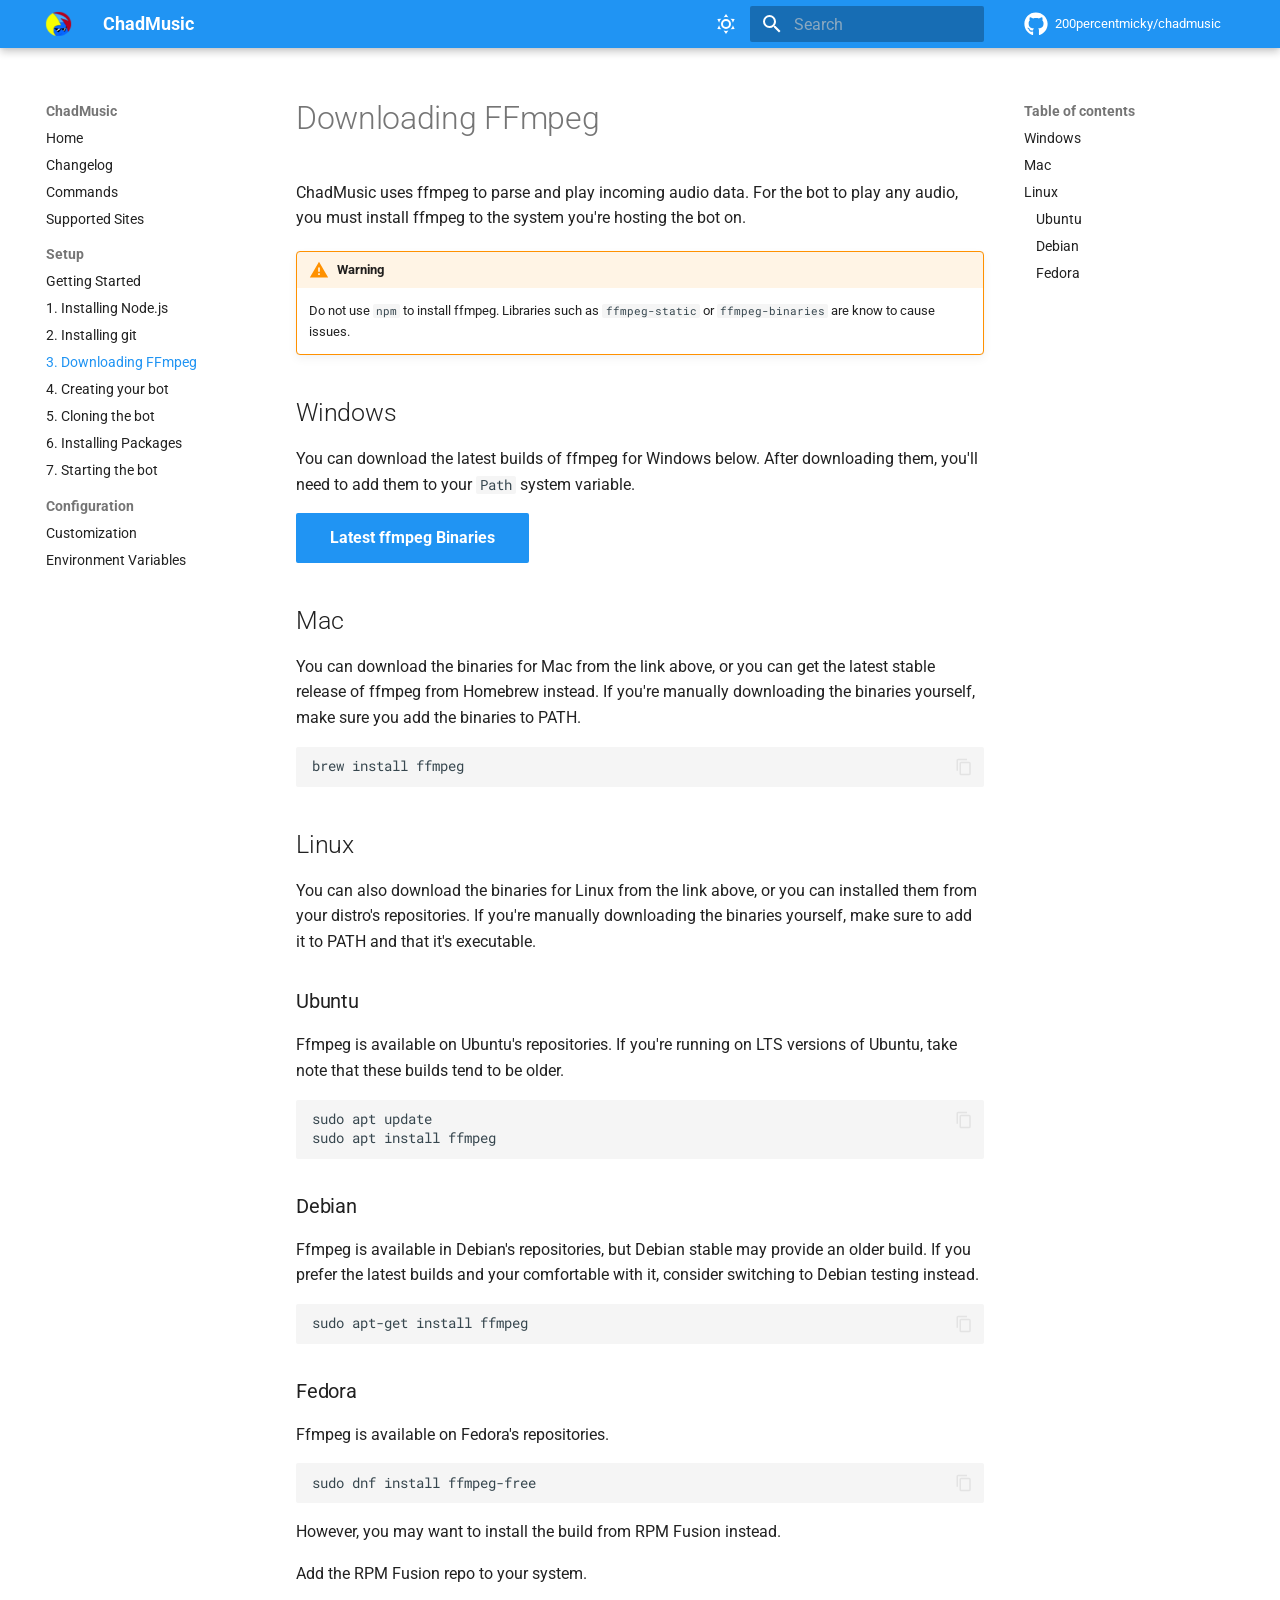
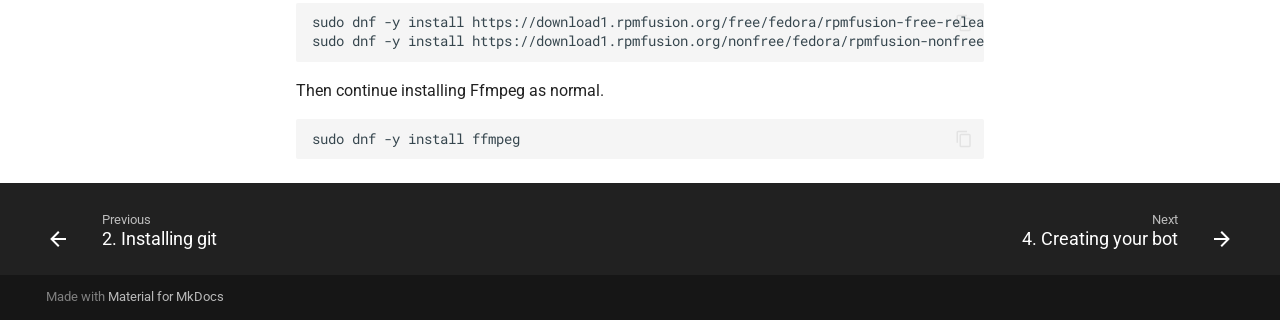
<file: setup/install_ffmpeg/index.html>
<!doctype html>
<html lang="en" class="no-js">
  <head>
    
      <meta charset="utf-8">
      <meta name="viewport" content="width=device-width,initial-scale=1">
      
      
      
      
        <link rel="prev" href="../install_git/">
      
      
        <link rel="next" href="../creating_app/">
      
      
      <link rel="icon" href="../../assets/deejaytreefiddy.ico">
      <meta name="generator" content="mkdocs-1.6.1, mkdocs-material-9.6.3">
    
    
      
        <title>3. Downloading FFmpeg - ChadMusic</title>
      
    
    
      <link rel="stylesheet" href="../../assets/stylesheets/main.d7758b05.min.css">
      
        
        <link rel="stylesheet" href="../../assets/stylesheets/palette.06af60db.min.css">
      
      


    
    
      
    
    
      
        
        
        <link rel="preconnect" href="https://fonts.gstatic.com" crossorigin>
        <link rel="stylesheet" href="https://fonts.googleapis.com/css?family=Roboto:300,300i,400,400i,700,700i%7CRoboto+Mono:400,400i,700,700i&display=fallback">
        <style>:root{--md-text-font:"Roboto";--md-code-font:"Roboto Mono"}</style>
      
    
    
      <link rel="stylesheet" href="../../stylesheets/badge.css">
    
    <script>__md_scope=new URL("../..",location),__md_hash=e=>[...e].reduce(((e,_)=>(e<<5)-e+_.charCodeAt(0)),0),__md_get=(e,_=localStorage,t=__md_scope)=>JSON.parse(_.getItem(t.pathname+"."+e)),__md_set=(e,_,t=localStorage,a=__md_scope)=>{try{t.setItem(a.pathname+"."+e,JSON.stringify(_))}catch(e){}}</script>
    
      

    
    
    
  </head>
  
  
    
    
      
    
    
    
    
    <body dir="ltr" data-md-color-scheme="default" data-md-color-primary="blue" data-md-color-accent="light-blue">
  
    
    <input class="md-toggle" data-md-toggle="drawer" type="checkbox" id="__drawer" autocomplete="off">
    <input class="md-toggle" data-md-toggle="search" type="checkbox" id="__search" autocomplete="off">
    <label class="md-overlay" for="__drawer"></label>
    <div data-md-component="skip">
      
        
        <a href="#downloading-ffmpeg" class="md-skip">
          Skip to content
        </a>
      
    </div>
    <div data-md-component="announce">
      
    </div>
    
    
      

  

<header class="md-header md-header--shadow" data-md-component="header">
  <nav class="md-header__inner md-grid" aria-label="Header">
    <a href="../.." title="ChadMusic" class="md-header__button md-logo" aria-label="ChadMusic" data-md-component="logo">
      
  <img src="../../assets/deejaytreefiddy.png" alt="logo">

    </a>
    <label class="md-header__button md-icon" for="__drawer">
      
      <svg xmlns="http://www.w3.org/2000/svg" viewBox="0 0 24 24"><path d="M3 6h18v2H3zm0 5h18v2H3zm0 5h18v2H3z"/></svg>
    </label>
    <div class="md-header__title" data-md-component="header-title">
      <div class="md-header__ellipsis">
        <div class="md-header__topic">
          <span class="md-ellipsis">
            ChadMusic
          </span>
        </div>
        <div class="md-header__topic" data-md-component="header-topic">
          <span class="md-ellipsis">
            
              3. Downloading FFmpeg
            
          </span>
        </div>
      </div>
    </div>
    
      
        <form class="md-header__option" data-md-component="palette">
  
    
    
    
    <input class="md-option" data-md-color-media="" data-md-color-scheme="default" data-md-color-primary="blue" data-md-color-accent="light-blue"  aria-label="Lights on! Click to toggle."  type="radio" name="__palette" id="__palette_0">
    
      <label class="md-header__button md-icon" title="Lights on! Click to toggle." for="__palette_1" hidden>
        <svg xmlns="http://www.w3.org/2000/svg" viewBox="0 0 24 24"><path d="M12 7a5 5 0 0 1 5 5 5 5 0 0 1-5 5 5 5 0 0 1-5-5 5 5 0 0 1 5-5m0 2a3 3 0 0 0-3 3 3 3 0 0 0 3 3 3 3 0 0 0 3-3 3 3 0 0 0-3-3m0-7 2.39 3.42C13.65 5.15 12.84 5 12 5s-1.65.15-2.39.42zM3.34 7l4.16-.35A7.2 7.2 0 0 0 5.94 8.5c-.44.74-.69 1.5-.83 2.29zm.02 10 1.76-3.77a7.131 7.131 0 0 0 2.38 4.14zM20.65 7l-1.77 3.79a7.02 7.02 0 0 0-2.38-4.15zm-.01 10-4.14.36c.59-.51 1.12-1.14 1.54-1.86.42-.73.69-1.5.83-2.29zM12 22l-2.41-3.44c.74.27 1.55.44 2.41.44.82 0 1.63-.17 2.37-.44z"/></svg>
      </label>
    
  
    
    
    
    <input class="md-option" data-md-color-media="" data-md-color-scheme="slate" data-md-color-primary="black" data-md-color-accent="blue"  aria-label="Lights off... Click to toggle."  type="radio" name="__palette" id="__palette_1">
    
      <label class="md-header__button md-icon" title="Lights off... Click to toggle." for="__palette_0" hidden>
        <svg xmlns="http://www.w3.org/2000/svg" viewBox="0 0 24 24"><path d="m17.75 4.09-2.53 1.94.91 3.06-2.63-1.81-2.63 1.81.91-3.06-2.53-1.94L12.44 4l1.06-3 1.06 3zm3.5 6.91-1.64 1.25.59 1.98-1.7-1.17-1.7 1.17.59-1.98L15.75 11l2.06-.05L18.5 9l.69 1.95zm-2.28 4.95c.83-.08 1.72 1.1 1.19 1.85-.32.45-.66.87-1.08 1.27C15.17 23 8.84 23 4.94 19.07c-3.91-3.9-3.91-10.24 0-14.14.4-.4.82-.76 1.27-1.08.75-.53 1.93.36 1.85 1.19-.27 2.86.69 5.83 2.89 8.02a9.96 9.96 0 0 0 8.02 2.89m-1.64 2.02a12.08 12.08 0 0 1-7.8-3.47c-2.17-2.19-3.33-5-3.49-7.82-2.81 3.14-2.7 7.96.31 10.98 3.02 3.01 7.84 3.12 10.98.31"/></svg>
      </label>
    
  
</form>
      
    
    
      <script>var palette=__md_get("__palette");if(palette&&palette.color){if("(prefers-color-scheme)"===palette.color.media){var media=matchMedia("(prefers-color-scheme: light)"),input=document.querySelector(media.matches?"[data-md-color-media='(prefers-color-scheme: light)']":"[data-md-color-media='(prefers-color-scheme: dark)']");palette.color.media=input.getAttribute("data-md-color-media"),palette.color.scheme=input.getAttribute("data-md-color-scheme"),palette.color.primary=input.getAttribute("data-md-color-primary"),palette.color.accent=input.getAttribute("data-md-color-accent")}for(var[key,value]of Object.entries(palette.color))document.body.setAttribute("data-md-color-"+key,value)}</script>
    
    
    
      <label class="md-header__button md-icon" for="__search">
        
        <svg xmlns="http://www.w3.org/2000/svg" viewBox="0 0 24 24"><path d="M9.5 3A6.5 6.5 0 0 1 16 9.5c0 1.61-.59 3.09-1.56 4.23l.27.27h.79l5 5-1.5 1.5-5-5v-.79l-.27-.27A6.52 6.52 0 0 1 9.5 16 6.5 6.5 0 0 1 3 9.5 6.5 6.5 0 0 1 9.5 3m0 2C7 5 5 7 5 9.5S7 14 9.5 14 14 12 14 9.5 12 5 9.5 5"/></svg>
      </label>
      <div class="md-search" data-md-component="search" role="dialog">
  <label class="md-search__overlay" for="__search"></label>
  <div class="md-search__inner" role="search">
    <form class="md-search__form" name="search">
      <input type="text" class="md-search__input" name="query" aria-label="Search" placeholder="Search" autocapitalize="off" autocorrect="off" autocomplete="off" spellcheck="false" data-md-component="search-query" required>
      <label class="md-search__icon md-icon" for="__search">
        
        <svg xmlns="http://www.w3.org/2000/svg" viewBox="0 0 24 24"><path d="M9.5 3A6.5 6.5 0 0 1 16 9.5c0 1.61-.59 3.09-1.56 4.23l.27.27h.79l5 5-1.5 1.5-5-5v-.79l-.27-.27A6.52 6.52 0 0 1 9.5 16 6.5 6.5 0 0 1 3 9.5 6.5 6.5 0 0 1 9.5 3m0 2C7 5 5 7 5 9.5S7 14 9.5 14 14 12 14 9.5 12 5 9.5 5"/></svg>
        
        <svg xmlns="http://www.w3.org/2000/svg" viewBox="0 0 24 24"><path d="M20 11v2H8l5.5 5.5-1.42 1.42L4.16 12l7.92-7.92L13.5 5.5 8 11z"/></svg>
      </label>
      <nav class="md-search__options" aria-label="Search">
        
        <button type="reset" class="md-search__icon md-icon" title="Clear" aria-label="Clear" tabindex="-1">
          
          <svg xmlns="http://www.w3.org/2000/svg" viewBox="0 0 24 24"><path d="M19 6.41 17.59 5 12 10.59 6.41 5 5 6.41 10.59 12 5 17.59 6.41 19 12 13.41 17.59 19 19 17.59 13.41 12z"/></svg>
        </button>
      </nav>
      
    </form>
    <div class="md-search__output">
      <div class="md-search__scrollwrap" tabindex="0" data-md-scrollfix>
        <div class="md-search-result" data-md-component="search-result">
          <div class="md-search-result__meta">
            Initializing search
          </div>
          <ol class="md-search-result__list" role="presentation"></ol>
        </div>
      </div>
    </div>
  </div>
</div>
    
    
      <div class="md-header__source">
        <a href="https://github.com/200percentmicky/chadmusic" title="Go to repository" class="md-source" data-md-component="source">
  <div class="md-source__icon md-icon">
    
    <svg xmlns="http://www.w3.org/2000/svg" viewBox="0 0 496 512"><!--! Font Awesome Free 6.7.2 by @fontawesome - https://fontawesome.com License - https://fontawesome.com/license/free (Icons: CC BY 4.0, Fonts: SIL OFL 1.1, Code: MIT License) Copyright 2024 Fonticons, Inc.--><path d="M165.9 397.4c0 2-2.3 3.6-5.2 3.6-3.3.3-5.6-1.3-5.6-3.6 0-2 2.3-3.6 5.2-3.6 3-.3 5.6 1.3 5.6 3.6m-31.1-4.5c-.7 2 1.3 4.3 4.3 4.9 2.6 1 5.6 0 6.2-2s-1.3-4.3-4.3-5.2c-2.6-.7-5.5.3-6.2 2.3m44.2-1.7c-2.9.7-4.9 2.6-4.6 4.9.3 2 2.9 3.3 5.9 2.6 2.9-.7 4.9-2.6 4.6-4.6-.3-1.9-3-3.2-5.9-2.9M244.8 8C106.1 8 0 113.3 0 252c0 110.9 69.8 205.8 169.5 239.2 12.8 2.3 17.3-5.6 17.3-12.1 0-6.2-.3-40.4-.3-61.4 0 0-70 15-84.7-29.8 0 0-11.4-29.1-27.8-36.6 0 0-22.9-15.7 1.6-15.4 0 0 24.9 2 38.6 25.8 21.9 38.6 58.6 27.5 72.9 20.9 2.3-16 8.8-27.1 16-33.7-55.9-6.2-112.3-14.3-112.3-110.5 0-27.5 7.6-41.3 23.6-58.9-2.6-6.5-11.1-33.3 2.6-67.9 20.9-6.5 69 27 69 27 20-5.6 41.5-8.5 62.8-8.5s42.8 2.9 62.8 8.5c0 0 48.1-33.6 69-27 13.7 34.7 5.2 61.4 2.6 67.9 16 17.7 25.8 31.5 25.8 58.9 0 96.5-58.9 104.2-114.8 110.5 9.2 7.9 17 22.9 17 46.4 0 33.7-.3 75.4-.3 83.6 0 6.5 4.6 14.4 17.3 12.1C428.2 457.8 496 362.9 496 252 496 113.3 383.5 8 244.8 8M97.2 352.9c-1.3 1-1 3.3.7 5.2 1.6 1.6 3.9 2.3 5.2 1 1.3-1 1-3.3-.7-5.2-1.6-1.6-3.9-2.3-5.2-1m-10.8-8.1c-.7 1.3.3 2.9 2.3 3.9 1.6 1 3.6.7 4.3-.7.7-1.3-.3-2.9-2.3-3.9-2-.6-3.6-.3-4.3.7m32.4 35.6c-1.6 1.3-1 4.3 1.3 6.2 2.3 2.3 5.2 2.6 6.5 1 1.3-1.3.7-4.3-1.3-6.2-2.2-2.3-5.2-2.6-6.5-1m-11.4-14.7c-1.6 1-1.6 3.6 0 5.9s4.3 3.3 5.6 2.3c1.6-1.3 1.6-3.9 0-6.2-1.4-2.3-4-3.3-5.6-2"/></svg>
  </div>
  <div class="md-source__repository">
    200percentmicky/chadmusic
  </div>
</a>
      </div>
    
  </nav>
  
</header>
    
    <div class="md-container" data-md-component="container">
      
      
        
          
        
      
      <main class="md-main" data-md-component="main">
        <div class="md-main__inner md-grid">
          
            
              
              <div class="md-sidebar md-sidebar--primary" data-md-component="sidebar" data-md-type="navigation" >
                <div class="md-sidebar__scrollwrap">
                  <div class="md-sidebar__inner">
                    



<nav class="md-nav md-nav--primary" aria-label="Navigation" data-md-level="0">
  <label class="md-nav__title" for="__drawer">
    <a href="../.." title="ChadMusic" class="md-nav__button md-logo" aria-label="ChadMusic" data-md-component="logo">
      
  <img src="../../assets/deejaytreefiddy.png" alt="logo">

    </a>
    ChadMusic
  </label>
  
    <div class="md-nav__source">
      <a href="https://github.com/200percentmicky/chadmusic" title="Go to repository" class="md-source" data-md-component="source">
  <div class="md-source__icon md-icon">
    
    <svg xmlns="http://www.w3.org/2000/svg" viewBox="0 0 496 512"><!--! Font Awesome Free 6.7.2 by @fontawesome - https://fontawesome.com License - https://fontawesome.com/license/free (Icons: CC BY 4.0, Fonts: SIL OFL 1.1, Code: MIT License) Copyright 2024 Fonticons, Inc.--><path d="M165.9 397.4c0 2-2.3 3.6-5.2 3.6-3.3.3-5.6-1.3-5.6-3.6 0-2 2.3-3.6 5.2-3.6 3-.3 5.6 1.3 5.6 3.6m-31.1-4.5c-.7 2 1.3 4.3 4.3 4.9 2.6 1 5.6 0 6.2-2s-1.3-4.3-4.3-5.2c-2.6-.7-5.5.3-6.2 2.3m44.2-1.7c-2.9.7-4.9 2.6-4.6 4.9.3 2 2.9 3.3 5.9 2.6 2.9-.7 4.9-2.6 4.6-4.6-.3-1.9-3-3.2-5.9-2.9M244.8 8C106.1 8 0 113.3 0 252c0 110.9 69.8 205.8 169.5 239.2 12.8 2.3 17.3-5.6 17.3-12.1 0-6.2-.3-40.4-.3-61.4 0 0-70 15-84.7-29.8 0 0-11.4-29.1-27.8-36.6 0 0-22.9-15.7 1.6-15.4 0 0 24.9 2 38.6 25.8 21.9 38.6 58.6 27.5 72.9 20.9 2.3-16 8.8-27.1 16-33.7-55.9-6.2-112.3-14.3-112.3-110.5 0-27.5 7.6-41.3 23.6-58.9-2.6-6.5-11.1-33.3 2.6-67.9 20.9-6.5 69 27 69 27 20-5.6 41.5-8.5 62.8-8.5s42.8 2.9 62.8 8.5c0 0 48.1-33.6 69-27 13.7 34.7 5.2 61.4 2.6 67.9 16 17.7 25.8 31.5 25.8 58.9 0 96.5-58.9 104.2-114.8 110.5 9.2 7.9 17 22.9 17 46.4 0 33.7-.3 75.4-.3 83.6 0 6.5 4.6 14.4 17.3 12.1C428.2 457.8 496 362.9 496 252 496 113.3 383.5 8 244.8 8M97.2 352.9c-1.3 1-1 3.3.7 5.2 1.6 1.6 3.9 2.3 5.2 1 1.3-1 1-3.3-.7-5.2-1.6-1.6-3.9-2.3-5.2-1m-10.8-8.1c-.7 1.3.3 2.9 2.3 3.9 1.6 1 3.6.7 4.3-.7.7-1.3-.3-2.9-2.3-3.9-2-.6-3.6-.3-4.3.7m32.4 35.6c-1.6 1.3-1 4.3 1.3 6.2 2.3 2.3 5.2 2.6 6.5 1 1.3-1.3.7-4.3-1.3-6.2-2.2-2.3-5.2-2.6-6.5-1m-11.4-14.7c-1.6 1-1.6 3.6 0 5.9s4.3 3.3 5.6 2.3c1.6-1.3 1.6-3.9 0-6.2-1.4-2.3-4-3.3-5.6-2"/></svg>
  </div>
  <div class="md-source__repository">
    200percentmicky/chadmusic
  </div>
</a>
    </div>
  
  <ul class="md-nav__list" data-md-scrollfix>
    
      
      
  
  
  
  
    <li class="md-nav__item">
      <a href="../.." class="md-nav__link">
        
  
  <span class="md-ellipsis">
    Home
    
  </span>
  

      </a>
    </li>
  

    
      
      
  
  
  
  
    <li class="md-nav__item">
      <a href="../../changelog/" class="md-nav__link">
        
  
  <span class="md-ellipsis">
    Changelog
    
  </span>
  

      </a>
    </li>
  

    
      
      
  
  
  
  
    <li class="md-nav__item">
      <a href="../../commands/" class="md-nav__link">
        
  
  <span class="md-ellipsis">
    Commands
    
  </span>
  

      </a>
    </li>
  

    
      
      
  
  
  
  
    <li class="md-nav__item">
      <a href="../../supported_sites/" class="md-nav__link">
        
  
  <span class="md-ellipsis">
    Supported Sites
    
  </span>
  

      </a>
    </li>
  

    
      
      
  
  
    
  
  
  
    
    
      
        
      
        
      
        
      
        
      
        
      
        
      
        
      
        
      
    
    
      
        
        
      
    
    
      
    
    <li class="md-nav__item md-nav__item--active md-nav__item--section md-nav__item--nested">
      
        
        
        <input class="md-nav__toggle md-toggle " type="checkbox" id="__nav_5" checked>
        
          
          <label class="md-nav__link" for="__nav_5" id="__nav_5_label" tabindex="">
            
  
  <span class="md-ellipsis">
    Setup
    
  </span>
  

            <span class="md-nav__icon md-icon"></span>
          </label>
        
        <nav class="md-nav" data-md-level="1" aria-labelledby="__nav_5_label" aria-expanded="true">
          <label class="md-nav__title" for="__nav_5">
            <span class="md-nav__icon md-icon"></span>
            Setup
          </label>
          <ul class="md-nav__list" data-md-scrollfix>
            
              
                
  
  
  
  
    <li class="md-nav__item">
      <a href="../getting_started/" class="md-nav__link">
        
  
  <span class="md-ellipsis">
    Getting Started
    
  </span>
  

      </a>
    </li>
  

              
            
              
                
  
  
  
  
    <li class="md-nav__item">
      <a href="../install_node/" class="md-nav__link">
        
  
  <span class="md-ellipsis">
    1. Installing Node.js
    
  </span>
  

      </a>
    </li>
  

              
            
              
                
  
  
  
  
    <li class="md-nav__item">
      <a href="../install_git/" class="md-nav__link">
        
  
  <span class="md-ellipsis">
    2. Installing git
    
  </span>
  

      </a>
    </li>
  

              
            
              
                
  
  
    
  
  
  
    <li class="md-nav__item md-nav__item--active">
      
      <input class="md-nav__toggle md-toggle" type="checkbox" id="__toc">
      
      
        
      
      
        <label class="md-nav__link md-nav__link--active" for="__toc">
          
  
  <span class="md-ellipsis">
    3. Downloading FFmpeg
    
  </span>
  

          <span class="md-nav__icon md-icon"></span>
        </label>
      
      <a href="./" class="md-nav__link md-nav__link--active">
        
  
  <span class="md-ellipsis">
    3. Downloading FFmpeg
    
  </span>
  

      </a>
      
        

<nav class="md-nav md-nav--secondary" aria-label="Table of contents">
  
  
  
    
  
  
    <label class="md-nav__title" for="__toc">
      <span class="md-nav__icon md-icon"></span>
      Table of contents
    </label>
    <ul class="md-nav__list" data-md-component="toc" data-md-scrollfix>
      
        <li class="md-nav__item">
  <a href="#windows" class="md-nav__link">
    <span class="md-ellipsis">
      Windows
    </span>
  </a>
  
</li>
      
        <li class="md-nav__item">
  <a href="#mac" class="md-nav__link">
    <span class="md-ellipsis">
      Mac
    </span>
  </a>
  
</li>
      
        <li class="md-nav__item">
  <a href="#linux" class="md-nav__link">
    <span class="md-ellipsis">
      Linux
    </span>
  </a>
  
    <nav class="md-nav" aria-label="Linux">
      <ul class="md-nav__list">
        
          <li class="md-nav__item">
  <a href="#ubuntu" class="md-nav__link">
    <span class="md-ellipsis">
      Ubuntu
    </span>
  </a>
  
</li>
        
          <li class="md-nav__item">
  <a href="#debian" class="md-nav__link">
    <span class="md-ellipsis">
      Debian
    </span>
  </a>
  
</li>
        
          <li class="md-nav__item">
  <a href="#fedora" class="md-nav__link">
    <span class="md-ellipsis">
      Fedora
    </span>
  </a>
  
</li>
        
      </ul>
    </nav>
  
</li>
      
    </ul>
  
</nav>
      
    </li>
  

              
            
              
                
  
  
  
  
    <li class="md-nav__item">
      <a href="../creating_app/" class="md-nav__link">
        
  
  <span class="md-ellipsis">
    4. Creating your bot
    
  </span>
  

      </a>
    </li>
  

              
            
              
                
  
  
  
  
    <li class="md-nav__item">
      <a href="../cloning_the_bot/" class="md-nav__link">
        
  
  <span class="md-ellipsis">
    5. Cloning the bot
    
  </span>
  

      </a>
    </li>
  

              
            
              
                
  
  
  
  
    <li class="md-nav__item">
      <a href="../install_packages/" class="md-nav__link">
        
  
  <span class="md-ellipsis">
    6. Installing Packages
    
  </span>
  

      </a>
    </li>
  

              
            
              
                
  
  
  
  
    <li class="md-nav__item">
      <a href="../starting_the_bot/" class="md-nav__link">
        
  
  <span class="md-ellipsis">
    7. Starting the bot
    
  </span>
  

      </a>
    </li>
  

              
            
          </ul>
        </nav>
      
    </li>
  

    
      
      
  
  
  
  
    
    
      
        
      
        
      
    
    
      
        
        
      
    
    
      
    
    <li class="md-nav__item md-nav__item--section md-nav__item--nested">
      
        
        
        <input class="md-nav__toggle md-toggle " type="checkbox" id="__nav_6" >
        
          
          <label class="md-nav__link" for="__nav_6" id="__nav_6_label" tabindex="">
            
  
  <span class="md-ellipsis">
    Configuration
    
  </span>
  

            <span class="md-nav__icon md-icon"></span>
          </label>
        
        <nav class="md-nav" data-md-level="1" aria-labelledby="__nav_6_label" aria-expanded="false">
          <label class="md-nav__title" for="__nav_6">
            <span class="md-nav__icon md-icon"></span>
            Configuration
          </label>
          <ul class="md-nav__list" data-md-scrollfix>
            
              
                
  
  
  
  
    <li class="md-nav__item">
      <a href="../../configuration/customization/" class="md-nav__link">
        
  
  <span class="md-ellipsis">
    Customization
    
  </span>
  

      </a>
    </li>
  

              
            
              
                
  
  
  
  
    <li class="md-nav__item">
      <a href="../../configuration/env_variables/" class="md-nav__link">
        
  
  <span class="md-ellipsis">
    Environment Variables
    
  </span>
  

      </a>
    </li>
  

              
            
          </ul>
        </nav>
      
    </li>
  

    
  </ul>
</nav>
                  </div>
                </div>
              </div>
            
            
              
              <div class="md-sidebar md-sidebar--secondary" data-md-component="sidebar" data-md-type="toc" >
                <div class="md-sidebar__scrollwrap">
                  <div class="md-sidebar__inner">
                    

<nav class="md-nav md-nav--secondary" aria-label="Table of contents">
  
  
  
    
  
  
    <label class="md-nav__title" for="__toc">
      <span class="md-nav__icon md-icon"></span>
      Table of contents
    </label>
    <ul class="md-nav__list" data-md-component="toc" data-md-scrollfix>
      
        <li class="md-nav__item">
  <a href="#windows" class="md-nav__link">
    <span class="md-ellipsis">
      Windows
    </span>
  </a>
  
</li>
      
        <li class="md-nav__item">
  <a href="#mac" class="md-nav__link">
    <span class="md-ellipsis">
      Mac
    </span>
  </a>
  
</li>
      
        <li class="md-nav__item">
  <a href="#linux" class="md-nav__link">
    <span class="md-ellipsis">
      Linux
    </span>
  </a>
  
    <nav class="md-nav" aria-label="Linux">
      <ul class="md-nav__list">
        
          <li class="md-nav__item">
  <a href="#ubuntu" class="md-nav__link">
    <span class="md-ellipsis">
      Ubuntu
    </span>
  </a>
  
</li>
        
          <li class="md-nav__item">
  <a href="#debian" class="md-nav__link">
    <span class="md-ellipsis">
      Debian
    </span>
  </a>
  
</li>
        
          <li class="md-nav__item">
  <a href="#fedora" class="md-nav__link">
    <span class="md-ellipsis">
      Fedora
    </span>
  </a>
  
</li>
        
      </ul>
    </nav>
  
</li>
      
    </ul>
  
</nav>
                  </div>
                </div>
              </div>
            
          
          
            <div class="md-content" data-md-component="content">
              <article class="md-content__inner md-typeset">
                
                  


  
  


<h1 id="downloading-ffmpeg">Downloading FFmpeg</h1>
<p>ChadMusic uses ffmpeg to parse and play incoming audio data. For the bot to play any audio, you must install ffmpeg to the system you're hosting the bot on.</p>
<div class="admonition warning">
<p class="admonition-title">Warning</p>
<p>Do not use <code>npm</code> to install ffmpeg. Libraries such as <code>ffmpeg-static</code> or <code>ffmpeg-binaries</code> are know to cause issues.</p>
</div>
<h2 id="windows">Windows</h2>
<p>You can download the latest builds of ffmpeg for Windows below. After downloading them, you'll need to add them to your <code>Path</code> system variable.</p>
<p><a class="md-button md-button--primary" href="https://github.com/BtbN/FFmpeg-Builds/releases">Latest ffmpeg Binaries</a></p>
<h2 id="mac">Mac</h2>
<p>You can download the binaries for Mac from the link above, or you can get the latest stable release of ffmpeg from Homebrew instead. If you're manually downloading the binaries yourself, make sure you add the binaries to PATH.</p>
<div class="highlight"><pre><span></span><code>brew install ffmpeg
</code></pre></div>
<h2 id="linux">Linux</h2>
<p>You can also download the binaries for Linux from the link above, or you can installed them from your distro's repositories. If you're manually downloading the binaries yourself, make sure to add it to PATH and that it's executable.</p>
<h3 id="ubuntu">Ubuntu</h3>
<p>Ffmpeg is available on Ubuntu's repositories. If you're running on LTS versions of Ubuntu, take note that these builds tend to be older.</p>
<div class="highlight"><pre><span></span><code>sudo apt update
sudo apt install ffmpeg
</code></pre></div>
<h3 id="debian">Debian</h3>
<p>Ffmpeg is available in Debian's repositories, but Debian stable may provide an older build. If you prefer the latest builds and your comfortable with it, consider switching to Debian testing instead.</p>
<div class="highlight"><pre><span></span><code>sudo apt-get install ffmpeg
</code></pre></div>
<h3 id="fedora">Fedora</h3>
<p>Ffmpeg is available on Fedora's repositories.</p>
<div class="highlight"><pre><span></span><code>sudo dnf install ffmpeg-free
</code></pre></div>
<p>However, you may want to install the build from RPM Fusion instead.</p>
<p>Add the RPM Fusion repo to your system.</p>
<div class="highlight"><pre><span></span><code>sudo dnf -y install https://download1.rpmfusion.org/free/fedora/rpmfusion-free-release-$(rpm -E %fedora).noarch.rpm
sudo dnf -y install https://download1.rpmfusion.org/nonfree/fedora/rpmfusion-nonfree-release-$(rpm -E %fedora).noarch.rpm
</code></pre></div>
<p>Then continue installing Ffmpeg as normal.</p>
<div class="highlight"><pre><span></span><code>sudo dnf -y install ffmpeg
</code></pre></div>












                
              </article>
            </div>
          
          
<script>var target=document.getElementById(location.hash.slice(1));target&&target.name&&(target.checked=target.name.startsWith("__tabbed_"))</script>
        </div>
        
          <button type="button" class="md-top md-icon" data-md-component="top" hidden>
  
  <svg xmlns="http://www.w3.org/2000/svg" viewBox="0 0 24 24"><path d="M13 20h-2V8l-5.5 5.5-1.42-1.42L12 4.16l7.92 7.92-1.42 1.42L13 8z"/></svg>
  Back to top
</button>
        
      </main>
      
        <footer class="md-footer">
  
    
      
      <nav class="md-footer__inner md-grid" aria-label="Footer" >
        
          
          <a href="../install_git/" class="md-footer__link md-footer__link--prev" aria-label="Previous: 2. Installing git">
            <div class="md-footer__button md-icon">
              
              <svg xmlns="http://www.w3.org/2000/svg" viewBox="0 0 24 24"><path d="M20 11v2H8l5.5 5.5-1.42 1.42L4.16 12l7.92-7.92L13.5 5.5 8 11z"/></svg>
            </div>
            <div class="md-footer__title">
              <span class="md-footer__direction">
                Previous
              </span>
              <div class="md-ellipsis">
                2. Installing git
              </div>
            </div>
          </a>
        
        
          
          <a href="../creating_app/" class="md-footer__link md-footer__link--next" aria-label="Next: 4. Creating your bot">
            <div class="md-footer__title">
              <span class="md-footer__direction">
                Next
              </span>
              <div class="md-ellipsis">
                4. Creating your bot
              </div>
            </div>
            <div class="md-footer__button md-icon">
              
              <svg xmlns="http://www.w3.org/2000/svg" viewBox="0 0 24 24"><path d="M4 11v2h12l-5.5 5.5 1.42 1.42L19.84 12l-7.92-7.92L10.5 5.5 16 11z"/></svg>
            </div>
          </a>
        
      </nav>
    
  
  <div class="md-footer-meta md-typeset">
    <div class="md-footer-meta__inner md-grid">
      <div class="md-copyright">
  
  
    Made with
    <a href="https://squidfunk.github.io/mkdocs-material/" target="_blank" rel="noopener">
      Material for MkDocs
    </a>
  
</div>
      
    </div>
  </div>
</footer>
      
    </div>
    <div class="md-dialog" data-md-component="dialog">
      <div class="md-dialog__inner md-typeset"></div>
    </div>
    
    
    <script id="__config" type="application/json">{"base": "../..", "features": ["content.tooltips", "content.code.copy", "navigation.sections", "navigation.top", "navigation.prune", "navigation.path", "navigation.indexes", "navigation.footer"], "search": "../../assets/javascripts/workers/search.f8cc74c7.min.js", "translations": {"clipboard.copied": "Copied to clipboard", "clipboard.copy": "Copy to clipboard", "search.result.more.one": "1 more on this page", "search.result.more.other": "# more on this page", "search.result.none": "No matching documents", "search.result.one": "1 matching document", "search.result.other": "# matching documents", "search.result.placeholder": "Type to start searching", "search.result.term.missing": "Missing", "select.version": "Select version"}}</script>
    
    
      <script src="../../assets/javascripts/bundle.f1b6f286.min.js"></script>
      
    
  </body>
</html>
</file>
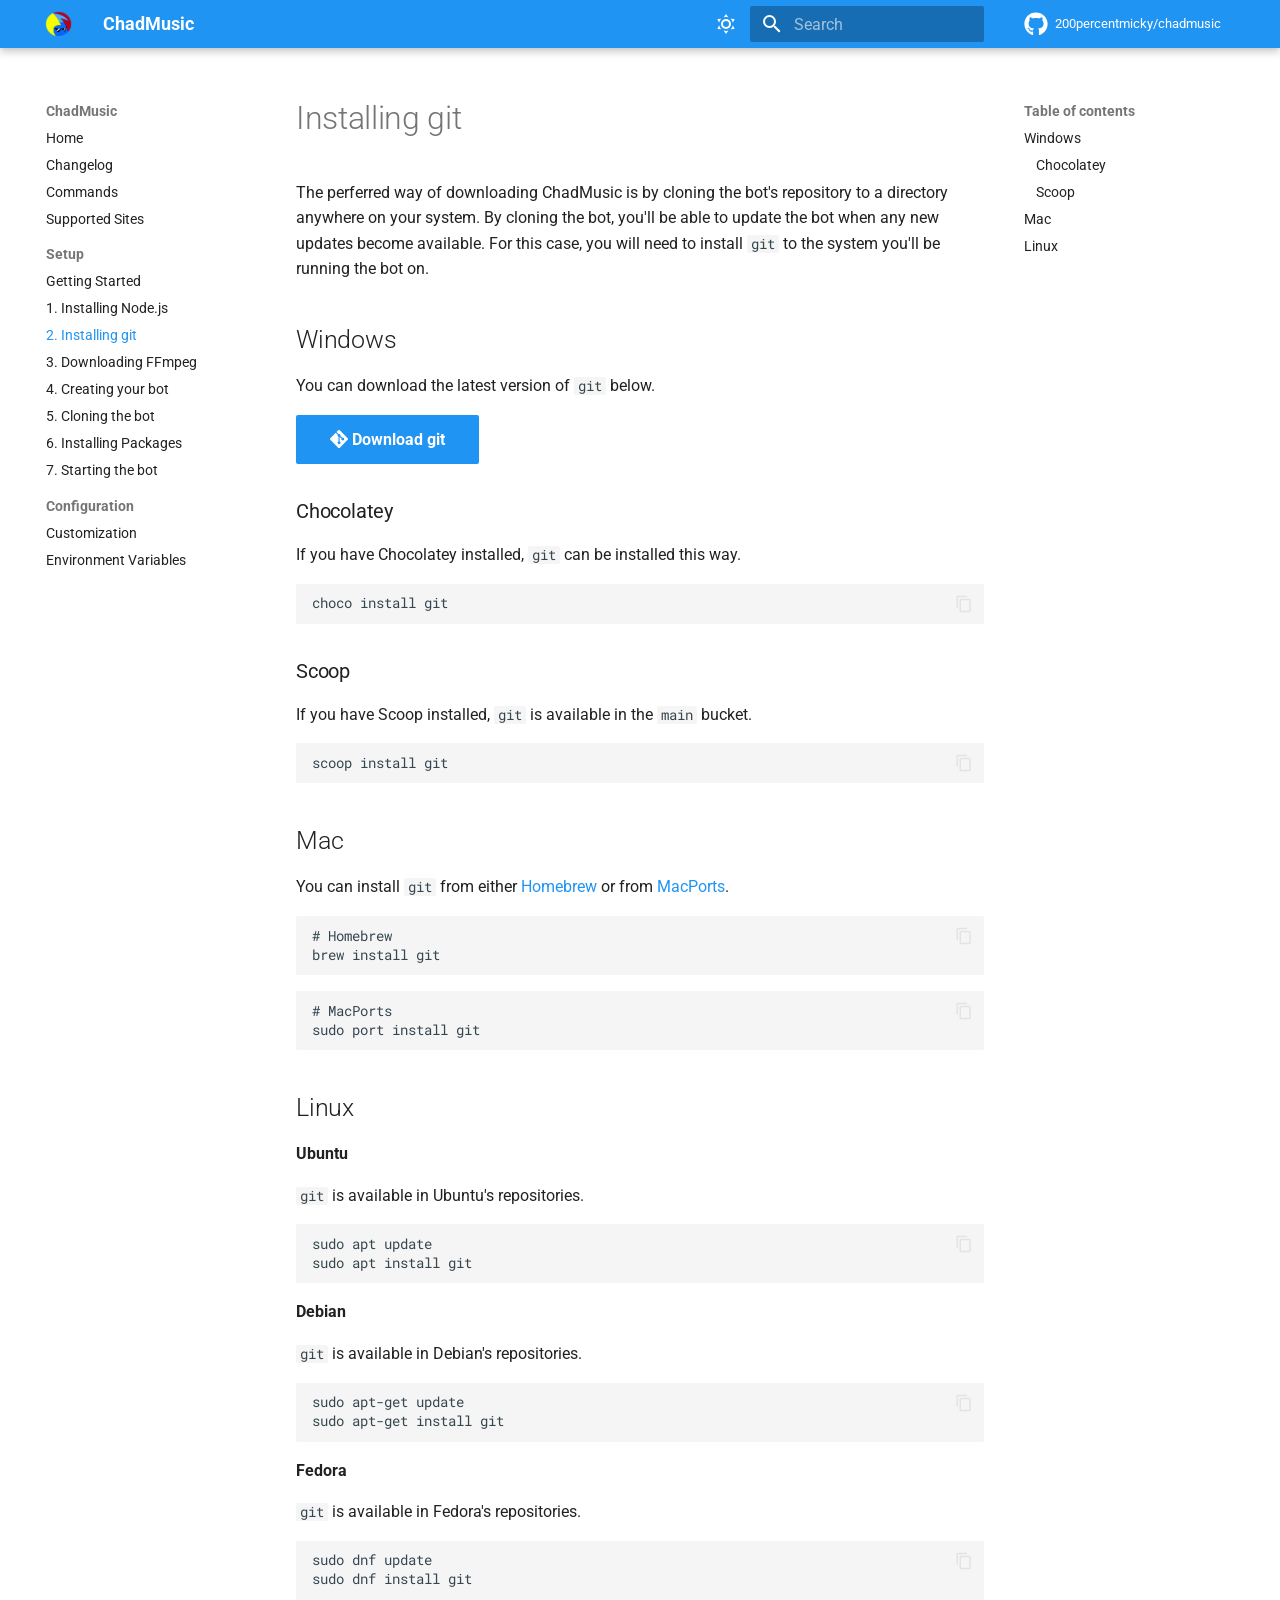
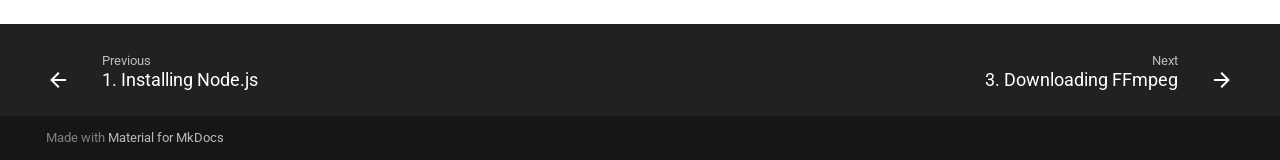
<file: setup/install_git/index.html>
<!doctype html>
<html lang="en" class="no-js">
  <head>
    
      <meta charset="utf-8">
      <meta name="viewport" content="width=device-width,initial-scale=1">
      
      
      
      
        <link rel="prev" href="../install_node/">
      
      
        <link rel="next" href="../install_ffmpeg/">
      
      
      <link rel="icon" href="../../assets/deejaytreefiddy.ico">
      <meta name="generator" content="mkdocs-1.6.1, mkdocs-material-9.6.3">
    
    
      
        <title>2. Installing git - ChadMusic</title>
      
    
    
      <link rel="stylesheet" href="../../assets/stylesheets/main.d7758b05.min.css">
      
        
        <link rel="stylesheet" href="../../assets/stylesheets/palette.06af60db.min.css">
      
      


    
    
      
    
    
      
        
        
        <link rel="preconnect" href="https://fonts.gstatic.com" crossorigin>
        <link rel="stylesheet" href="https://fonts.googleapis.com/css?family=Roboto:300,300i,400,400i,700,700i%7CRoboto+Mono:400,400i,700,700i&display=fallback">
        <style>:root{--md-text-font:"Roboto";--md-code-font:"Roboto Mono"}</style>
      
    
    
      <link rel="stylesheet" href="../../stylesheets/badge.css">
    
    <script>__md_scope=new URL("../..",location),__md_hash=e=>[...e].reduce(((e,_)=>(e<<5)-e+_.charCodeAt(0)),0),__md_get=(e,_=localStorage,t=__md_scope)=>JSON.parse(_.getItem(t.pathname+"."+e)),__md_set=(e,_,t=localStorage,a=__md_scope)=>{try{t.setItem(a.pathname+"."+e,JSON.stringify(_))}catch(e){}}</script>
    
      

    
    
    
  </head>
  
  
    
    
      
    
    
    
    
    <body dir="ltr" data-md-color-scheme="default" data-md-color-primary="blue" data-md-color-accent="light-blue">
  
    
    <input class="md-toggle" data-md-toggle="drawer" type="checkbox" id="__drawer" autocomplete="off">
    <input class="md-toggle" data-md-toggle="search" type="checkbox" id="__search" autocomplete="off">
    <label class="md-overlay" for="__drawer"></label>
    <div data-md-component="skip">
      
        
        <a href="#installing-git" class="md-skip">
          Skip to content
        </a>
      
    </div>
    <div data-md-component="announce">
      
    </div>
    
    
      

  

<header class="md-header md-header--shadow" data-md-component="header">
  <nav class="md-header__inner md-grid" aria-label="Header">
    <a href="../.." title="ChadMusic" class="md-header__button md-logo" aria-label="ChadMusic" data-md-component="logo">
      
  <img src="../../assets/deejaytreefiddy.png" alt="logo">

    </a>
    <label class="md-header__button md-icon" for="__drawer">
      
      <svg xmlns="http://www.w3.org/2000/svg" viewBox="0 0 24 24"><path d="M3 6h18v2H3zm0 5h18v2H3zm0 5h18v2H3z"/></svg>
    </label>
    <div class="md-header__title" data-md-component="header-title">
      <div class="md-header__ellipsis">
        <div class="md-header__topic">
          <span class="md-ellipsis">
            ChadMusic
          </span>
        </div>
        <div class="md-header__topic" data-md-component="header-topic">
          <span class="md-ellipsis">
            
              2. Installing git
            
          </span>
        </div>
      </div>
    </div>
    
      
        <form class="md-header__option" data-md-component="palette">
  
    
    
    
    <input class="md-option" data-md-color-media="" data-md-color-scheme="default" data-md-color-primary="blue" data-md-color-accent="light-blue"  aria-label="Lights on! Click to toggle."  type="radio" name="__palette" id="__palette_0">
    
      <label class="md-header__button md-icon" title="Lights on! Click to toggle." for="__palette_1" hidden>
        <svg xmlns="http://www.w3.org/2000/svg" viewBox="0 0 24 24"><path d="M12 7a5 5 0 0 1 5 5 5 5 0 0 1-5 5 5 5 0 0 1-5-5 5 5 0 0 1 5-5m0 2a3 3 0 0 0-3 3 3 3 0 0 0 3 3 3 3 0 0 0 3-3 3 3 0 0 0-3-3m0-7 2.39 3.42C13.65 5.15 12.84 5 12 5s-1.65.15-2.39.42zM3.34 7l4.16-.35A7.2 7.2 0 0 0 5.94 8.5c-.44.74-.69 1.5-.83 2.29zm.02 10 1.76-3.77a7.131 7.131 0 0 0 2.38 4.14zM20.65 7l-1.77 3.79a7.02 7.02 0 0 0-2.38-4.15zm-.01 10-4.14.36c.59-.51 1.12-1.14 1.54-1.86.42-.73.69-1.5.83-2.29zM12 22l-2.41-3.44c.74.27 1.55.44 2.41.44.82 0 1.63-.17 2.37-.44z"/></svg>
      </label>
    
  
    
    
    
    <input class="md-option" data-md-color-media="" data-md-color-scheme="slate" data-md-color-primary="black" data-md-color-accent="blue"  aria-label="Lights off... Click to toggle."  type="radio" name="__palette" id="__palette_1">
    
      <label class="md-header__button md-icon" title="Lights off... Click to toggle." for="__palette_0" hidden>
        <svg xmlns="http://www.w3.org/2000/svg" viewBox="0 0 24 24"><path d="m17.75 4.09-2.53 1.94.91 3.06-2.63-1.81-2.63 1.81.91-3.06-2.53-1.94L12.44 4l1.06-3 1.06 3zm3.5 6.91-1.64 1.25.59 1.98-1.7-1.17-1.7 1.17.59-1.98L15.75 11l2.06-.05L18.5 9l.69 1.95zm-2.28 4.95c.83-.08 1.72 1.1 1.19 1.85-.32.45-.66.87-1.08 1.27C15.17 23 8.84 23 4.94 19.07c-3.91-3.9-3.91-10.24 0-14.14.4-.4.82-.76 1.27-1.08.75-.53 1.93.36 1.85 1.19-.27 2.86.69 5.83 2.89 8.02a9.96 9.96 0 0 0 8.02 2.89m-1.64 2.02a12.08 12.08 0 0 1-7.8-3.47c-2.17-2.19-3.33-5-3.49-7.82-2.81 3.14-2.7 7.96.31 10.98 3.02 3.01 7.84 3.12 10.98.31"/></svg>
      </label>
    
  
</form>
      
    
    
      <script>var palette=__md_get("__palette");if(palette&&palette.color){if("(prefers-color-scheme)"===palette.color.media){var media=matchMedia("(prefers-color-scheme: light)"),input=document.querySelector(media.matches?"[data-md-color-media='(prefers-color-scheme: light)']":"[data-md-color-media='(prefers-color-scheme: dark)']");palette.color.media=input.getAttribute("data-md-color-media"),palette.color.scheme=input.getAttribute("data-md-color-scheme"),palette.color.primary=input.getAttribute("data-md-color-primary"),palette.color.accent=input.getAttribute("data-md-color-accent")}for(var[key,value]of Object.entries(palette.color))document.body.setAttribute("data-md-color-"+key,value)}</script>
    
    
    
      <label class="md-header__button md-icon" for="__search">
        
        <svg xmlns="http://www.w3.org/2000/svg" viewBox="0 0 24 24"><path d="M9.5 3A6.5 6.5 0 0 1 16 9.5c0 1.61-.59 3.09-1.56 4.23l.27.27h.79l5 5-1.5 1.5-5-5v-.79l-.27-.27A6.52 6.52 0 0 1 9.5 16 6.5 6.5 0 0 1 3 9.5 6.5 6.5 0 0 1 9.5 3m0 2C7 5 5 7 5 9.5S7 14 9.5 14 14 12 14 9.5 12 5 9.5 5"/></svg>
      </label>
      <div class="md-search" data-md-component="search" role="dialog">
  <label class="md-search__overlay" for="__search"></label>
  <div class="md-search__inner" role="search">
    <form class="md-search__form" name="search">
      <input type="text" class="md-search__input" name="query" aria-label="Search" placeholder="Search" autocapitalize="off" autocorrect="off" autocomplete="off" spellcheck="false" data-md-component="search-query" required>
      <label class="md-search__icon md-icon" for="__search">
        
        <svg xmlns="http://www.w3.org/2000/svg" viewBox="0 0 24 24"><path d="M9.5 3A6.5 6.5 0 0 1 16 9.5c0 1.61-.59 3.09-1.56 4.23l.27.27h.79l5 5-1.5 1.5-5-5v-.79l-.27-.27A6.52 6.52 0 0 1 9.5 16 6.5 6.5 0 0 1 3 9.5 6.5 6.5 0 0 1 9.5 3m0 2C7 5 5 7 5 9.5S7 14 9.5 14 14 12 14 9.5 12 5 9.5 5"/></svg>
        
        <svg xmlns="http://www.w3.org/2000/svg" viewBox="0 0 24 24"><path d="M20 11v2H8l5.5 5.5-1.42 1.42L4.16 12l7.92-7.92L13.5 5.5 8 11z"/></svg>
      </label>
      <nav class="md-search__options" aria-label="Search">
        
        <button type="reset" class="md-search__icon md-icon" title="Clear" aria-label="Clear" tabindex="-1">
          
          <svg xmlns="http://www.w3.org/2000/svg" viewBox="0 0 24 24"><path d="M19 6.41 17.59 5 12 10.59 6.41 5 5 6.41 10.59 12 5 17.59 6.41 19 12 13.41 17.59 19 19 17.59 13.41 12z"/></svg>
        </button>
      </nav>
      
    </form>
    <div class="md-search__output">
      <div class="md-search__scrollwrap" tabindex="0" data-md-scrollfix>
        <div class="md-search-result" data-md-component="search-result">
          <div class="md-search-result__meta">
            Initializing search
          </div>
          <ol class="md-search-result__list" role="presentation"></ol>
        </div>
      </div>
    </div>
  </div>
</div>
    
    
      <div class="md-header__source">
        <a href="https://github.com/200percentmicky/chadmusic" title="Go to repository" class="md-source" data-md-component="source">
  <div class="md-source__icon md-icon">
    
    <svg xmlns="http://www.w3.org/2000/svg" viewBox="0 0 496 512"><!--! Font Awesome Free 6.7.2 by @fontawesome - https://fontawesome.com License - https://fontawesome.com/license/free (Icons: CC BY 4.0, Fonts: SIL OFL 1.1, Code: MIT License) Copyright 2024 Fonticons, Inc.--><path d="M165.9 397.4c0 2-2.3 3.6-5.2 3.6-3.3.3-5.6-1.3-5.6-3.6 0-2 2.3-3.6 5.2-3.6 3-.3 5.6 1.3 5.6 3.6m-31.1-4.5c-.7 2 1.3 4.3 4.3 4.9 2.6 1 5.6 0 6.2-2s-1.3-4.3-4.3-5.2c-2.6-.7-5.5.3-6.2 2.3m44.2-1.7c-2.9.7-4.9 2.6-4.6 4.9.3 2 2.9 3.3 5.9 2.6 2.9-.7 4.9-2.6 4.6-4.6-.3-1.9-3-3.2-5.9-2.9M244.8 8C106.1 8 0 113.3 0 252c0 110.9 69.8 205.8 169.5 239.2 12.8 2.3 17.3-5.6 17.3-12.1 0-6.2-.3-40.4-.3-61.4 0 0-70 15-84.7-29.8 0 0-11.4-29.1-27.8-36.6 0 0-22.9-15.7 1.6-15.4 0 0 24.9 2 38.6 25.8 21.9 38.6 58.6 27.5 72.9 20.9 2.3-16 8.8-27.1 16-33.7-55.9-6.2-112.3-14.3-112.3-110.5 0-27.5 7.6-41.3 23.6-58.9-2.6-6.5-11.1-33.3 2.6-67.9 20.9-6.5 69 27 69 27 20-5.6 41.5-8.5 62.8-8.5s42.8 2.9 62.8 8.5c0 0 48.1-33.6 69-27 13.7 34.7 5.2 61.4 2.6 67.9 16 17.7 25.8 31.5 25.8 58.9 0 96.5-58.9 104.2-114.8 110.5 9.2 7.9 17 22.9 17 46.4 0 33.7-.3 75.4-.3 83.6 0 6.5 4.6 14.4 17.3 12.1C428.2 457.8 496 362.9 496 252 496 113.3 383.5 8 244.8 8M97.2 352.9c-1.3 1-1 3.3.7 5.2 1.6 1.6 3.9 2.3 5.2 1 1.3-1 1-3.3-.7-5.2-1.6-1.6-3.9-2.3-5.2-1m-10.8-8.1c-.7 1.3.3 2.9 2.3 3.9 1.6 1 3.6.7 4.3-.7.7-1.3-.3-2.9-2.3-3.9-2-.6-3.6-.3-4.3.7m32.4 35.6c-1.6 1.3-1 4.3 1.3 6.2 2.3 2.3 5.2 2.6 6.5 1 1.3-1.3.7-4.3-1.3-6.2-2.2-2.3-5.2-2.6-6.5-1m-11.4-14.7c-1.6 1-1.6 3.6 0 5.9s4.3 3.3 5.6 2.3c1.6-1.3 1.6-3.9 0-6.2-1.4-2.3-4-3.3-5.6-2"/></svg>
  </div>
  <div class="md-source__repository">
    200percentmicky/chadmusic
  </div>
</a>
      </div>
    
  </nav>
  
</header>
    
    <div class="md-container" data-md-component="container">
      
      
        
          
        
      
      <main class="md-main" data-md-component="main">
        <div class="md-main__inner md-grid">
          
            
              
              <div class="md-sidebar md-sidebar--primary" data-md-component="sidebar" data-md-type="navigation" >
                <div class="md-sidebar__scrollwrap">
                  <div class="md-sidebar__inner">
                    



<nav class="md-nav md-nav--primary" aria-label="Navigation" data-md-level="0">
  <label class="md-nav__title" for="__drawer">
    <a href="../.." title="ChadMusic" class="md-nav__button md-logo" aria-label="ChadMusic" data-md-component="logo">
      
  <img src="../../assets/deejaytreefiddy.png" alt="logo">

    </a>
    ChadMusic
  </label>
  
    <div class="md-nav__source">
      <a href="https://github.com/200percentmicky/chadmusic" title="Go to repository" class="md-source" data-md-component="source">
  <div class="md-source__icon md-icon">
    
    <svg xmlns="http://www.w3.org/2000/svg" viewBox="0 0 496 512"><!--! Font Awesome Free 6.7.2 by @fontawesome - https://fontawesome.com License - https://fontawesome.com/license/free (Icons: CC BY 4.0, Fonts: SIL OFL 1.1, Code: MIT License) Copyright 2024 Fonticons, Inc.--><path d="M165.9 397.4c0 2-2.3 3.6-5.2 3.6-3.3.3-5.6-1.3-5.6-3.6 0-2 2.3-3.6 5.2-3.6 3-.3 5.6 1.3 5.6 3.6m-31.1-4.5c-.7 2 1.3 4.3 4.3 4.9 2.6 1 5.6 0 6.2-2s-1.3-4.3-4.3-5.2c-2.6-.7-5.5.3-6.2 2.3m44.2-1.7c-2.9.7-4.9 2.6-4.6 4.9.3 2 2.9 3.3 5.9 2.6 2.9-.7 4.9-2.6 4.6-4.6-.3-1.9-3-3.2-5.9-2.9M244.8 8C106.1 8 0 113.3 0 252c0 110.9 69.8 205.8 169.5 239.2 12.8 2.3 17.3-5.6 17.3-12.1 0-6.2-.3-40.4-.3-61.4 0 0-70 15-84.7-29.8 0 0-11.4-29.1-27.8-36.6 0 0-22.9-15.7 1.6-15.4 0 0 24.9 2 38.6 25.8 21.9 38.6 58.6 27.5 72.9 20.9 2.3-16 8.8-27.1 16-33.7-55.9-6.2-112.3-14.3-112.3-110.5 0-27.5 7.6-41.3 23.6-58.9-2.6-6.5-11.1-33.3 2.6-67.9 20.9-6.5 69 27 69 27 20-5.6 41.5-8.5 62.8-8.5s42.8 2.9 62.8 8.5c0 0 48.1-33.6 69-27 13.7 34.7 5.2 61.4 2.6 67.9 16 17.7 25.8 31.5 25.8 58.9 0 96.5-58.9 104.2-114.8 110.5 9.2 7.9 17 22.9 17 46.4 0 33.7-.3 75.4-.3 83.6 0 6.5 4.6 14.4 17.3 12.1C428.2 457.8 496 362.9 496 252 496 113.3 383.5 8 244.8 8M97.2 352.9c-1.3 1-1 3.3.7 5.2 1.6 1.6 3.9 2.3 5.2 1 1.3-1 1-3.3-.7-5.2-1.6-1.6-3.9-2.3-5.2-1m-10.8-8.1c-.7 1.3.3 2.9 2.3 3.9 1.6 1 3.6.7 4.3-.7.7-1.3-.3-2.9-2.3-3.9-2-.6-3.6-.3-4.3.7m32.4 35.6c-1.6 1.3-1 4.3 1.3 6.2 2.3 2.3 5.2 2.6 6.5 1 1.3-1.3.7-4.3-1.3-6.2-2.2-2.3-5.2-2.6-6.5-1m-11.4-14.7c-1.6 1-1.6 3.6 0 5.9s4.3 3.3 5.6 2.3c1.6-1.3 1.6-3.9 0-6.2-1.4-2.3-4-3.3-5.6-2"/></svg>
  </div>
  <div class="md-source__repository">
    200percentmicky/chadmusic
  </div>
</a>
    </div>
  
  <ul class="md-nav__list" data-md-scrollfix>
    
      
      
  
  
  
  
    <li class="md-nav__item">
      <a href="../.." class="md-nav__link">
        
  
  <span class="md-ellipsis">
    Home
    
  </span>
  

      </a>
    </li>
  

    
      
      
  
  
  
  
    <li class="md-nav__item">
      <a href="../../changelog/" class="md-nav__link">
        
  
  <span class="md-ellipsis">
    Changelog
    
  </span>
  

      </a>
    </li>
  

    
      
      
  
  
  
  
    <li class="md-nav__item">
      <a href="../../commands/" class="md-nav__link">
        
  
  <span class="md-ellipsis">
    Commands
    
  </span>
  

      </a>
    </li>
  

    
      
      
  
  
  
  
    <li class="md-nav__item">
      <a href="../../supported_sites/" class="md-nav__link">
        
  
  <span class="md-ellipsis">
    Supported Sites
    
  </span>
  

      </a>
    </li>
  

    
      
      
  
  
    
  
  
  
    
    
      
        
      
        
      
        
      
        
      
        
      
        
      
        
      
        
      
    
    
      
        
        
      
    
    
      
    
    <li class="md-nav__item md-nav__item--active md-nav__item--section md-nav__item--nested">
      
        
        
        <input class="md-nav__toggle md-toggle " type="checkbox" id="__nav_5" checked>
        
          
          <label class="md-nav__link" for="__nav_5" id="__nav_5_label" tabindex="">
            
  
  <span class="md-ellipsis">
    Setup
    
  </span>
  

            <span class="md-nav__icon md-icon"></span>
          </label>
        
        <nav class="md-nav" data-md-level="1" aria-labelledby="__nav_5_label" aria-expanded="true">
          <label class="md-nav__title" for="__nav_5">
            <span class="md-nav__icon md-icon"></span>
            Setup
          </label>
          <ul class="md-nav__list" data-md-scrollfix>
            
              
                
  
  
  
  
    <li class="md-nav__item">
      <a href="../getting_started/" class="md-nav__link">
        
  
  <span class="md-ellipsis">
    Getting Started
    
  </span>
  

      </a>
    </li>
  

              
            
              
                
  
  
  
  
    <li class="md-nav__item">
      <a href="../install_node/" class="md-nav__link">
        
  
  <span class="md-ellipsis">
    1. Installing Node.js
    
  </span>
  

      </a>
    </li>
  

              
            
              
                
  
  
    
  
  
  
    <li class="md-nav__item md-nav__item--active">
      
      <input class="md-nav__toggle md-toggle" type="checkbox" id="__toc">
      
      
        
      
      
        <label class="md-nav__link md-nav__link--active" for="__toc">
          
  
  <span class="md-ellipsis">
    2. Installing git
    
  </span>
  

          <span class="md-nav__icon md-icon"></span>
        </label>
      
      <a href="./" class="md-nav__link md-nav__link--active">
        
  
  <span class="md-ellipsis">
    2. Installing git
    
  </span>
  

      </a>
      
        

<nav class="md-nav md-nav--secondary" aria-label="Table of contents">
  
  
  
    
  
  
    <label class="md-nav__title" for="__toc">
      <span class="md-nav__icon md-icon"></span>
      Table of contents
    </label>
    <ul class="md-nav__list" data-md-component="toc" data-md-scrollfix>
      
        <li class="md-nav__item">
  <a href="#windows" class="md-nav__link">
    <span class="md-ellipsis">
      Windows
    </span>
  </a>
  
    <nav class="md-nav" aria-label="Windows">
      <ul class="md-nav__list">
        
          <li class="md-nav__item">
  <a href="#chocolatey" class="md-nav__link">
    <span class="md-ellipsis">
      Chocolatey
    </span>
  </a>
  
</li>
        
          <li class="md-nav__item">
  <a href="#scoop" class="md-nav__link">
    <span class="md-ellipsis">
      Scoop
    </span>
  </a>
  
</li>
        
      </ul>
    </nav>
  
</li>
      
        <li class="md-nav__item">
  <a href="#mac" class="md-nav__link">
    <span class="md-ellipsis">
      Mac
    </span>
  </a>
  
</li>
      
        <li class="md-nav__item">
  <a href="#linux" class="md-nav__link">
    <span class="md-ellipsis">
      Linux
    </span>
  </a>
  
</li>
      
    </ul>
  
</nav>
      
    </li>
  

              
            
              
                
  
  
  
  
    <li class="md-nav__item">
      <a href="../install_ffmpeg/" class="md-nav__link">
        
  
  <span class="md-ellipsis">
    3. Downloading FFmpeg
    
  </span>
  

      </a>
    </li>
  

              
            
              
                
  
  
  
  
    <li class="md-nav__item">
      <a href="../creating_app/" class="md-nav__link">
        
  
  <span class="md-ellipsis">
    4. Creating your bot
    
  </span>
  

      </a>
    </li>
  

              
            
              
                
  
  
  
  
    <li class="md-nav__item">
      <a href="../cloning_the_bot/" class="md-nav__link">
        
  
  <span class="md-ellipsis">
    5. Cloning the bot
    
  </span>
  

      </a>
    </li>
  

              
            
              
                
  
  
  
  
    <li class="md-nav__item">
      <a href="../install_packages/" class="md-nav__link">
        
  
  <span class="md-ellipsis">
    6. Installing Packages
    
  </span>
  

      </a>
    </li>
  

              
            
              
                
  
  
  
  
    <li class="md-nav__item">
      <a href="../starting_the_bot/" class="md-nav__link">
        
  
  <span class="md-ellipsis">
    7. Starting the bot
    
  </span>
  

      </a>
    </li>
  

              
            
          </ul>
        </nav>
      
    </li>
  

    
      
      
  
  
  
  
    
    
      
        
      
        
      
    
    
      
        
        
      
    
    
      
    
    <li class="md-nav__item md-nav__item--section md-nav__item--nested">
      
        
        
        <input class="md-nav__toggle md-toggle " type="checkbox" id="__nav_6" >
        
          
          <label class="md-nav__link" for="__nav_6" id="__nav_6_label" tabindex="">
            
  
  <span class="md-ellipsis">
    Configuration
    
  </span>
  

            <span class="md-nav__icon md-icon"></span>
          </label>
        
        <nav class="md-nav" data-md-level="1" aria-labelledby="__nav_6_label" aria-expanded="false">
          <label class="md-nav__title" for="__nav_6">
            <span class="md-nav__icon md-icon"></span>
            Configuration
          </label>
          <ul class="md-nav__list" data-md-scrollfix>
            
              
                
  
  
  
  
    <li class="md-nav__item">
      <a href="../../configuration/customization/" class="md-nav__link">
        
  
  <span class="md-ellipsis">
    Customization
    
  </span>
  

      </a>
    </li>
  

              
            
              
                
  
  
  
  
    <li class="md-nav__item">
      <a href="../../configuration/env_variables/" class="md-nav__link">
        
  
  <span class="md-ellipsis">
    Environment Variables
    
  </span>
  

      </a>
    </li>
  

              
            
          </ul>
        </nav>
      
    </li>
  

    
  </ul>
</nav>
                  </div>
                </div>
              </div>
            
            
              
              <div class="md-sidebar md-sidebar--secondary" data-md-component="sidebar" data-md-type="toc" >
                <div class="md-sidebar__scrollwrap">
                  <div class="md-sidebar__inner">
                    

<nav class="md-nav md-nav--secondary" aria-label="Table of contents">
  
  
  
    
  
  
    <label class="md-nav__title" for="__toc">
      <span class="md-nav__icon md-icon"></span>
      Table of contents
    </label>
    <ul class="md-nav__list" data-md-component="toc" data-md-scrollfix>
      
        <li class="md-nav__item">
  <a href="#windows" class="md-nav__link">
    <span class="md-ellipsis">
      Windows
    </span>
  </a>
  
    <nav class="md-nav" aria-label="Windows">
      <ul class="md-nav__list">
        
          <li class="md-nav__item">
  <a href="#chocolatey" class="md-nav__link">
    <span class="md-ellipsis">
      Chocolatey
    </span>
  </a>
  
</li>
        
          <li class="md-nav__item">
  <a href="#scoop" class="md-nav__link">
    <span class="md-ellipsis">
      Scoop
    </span>
  </a>
  
</li>
        
      </ul>
    </nav>
  
</li>
      
        <li class="md-nav__item">
  <a href="#mac" class="md-nav__link">
    <span class="md-ellipsis">
      Mac
    </span>
  </a>
  
</li>
      
        <li class="md-nav__item">
  <a href="#linux" class="md-nav__link">
    <span class="md-ellipsis">
      Linux
    </span>
  </a>
  
</li>
      
    </ul>
  
</nav>
                  </div>
                </div>
              </div>
            
          
          
            <div class="md-content" data-md-component="content">
              <article class="md-content__inner md-typeset">
                
                  


  
  


<h1 id="installing-git">Installing git</h1>
<p>The perferred way of downloading ChadMusic is by cloning the bot's repository to a directory anywhere on your system. By cloning the bot, you'll be able to update the bot when any new updates become available. For this case, you will need to install <code>git</code> to the system you'll be running the bot on.</p>
<h2 id="windows">Windows</h2>
<p>You can download the latest version of <code>git</code> below.</p>
<p><a class="md-button md-button--primary" href="https://git-scm.com/download/win"><span class="twemoji"><svg xmlns="http://www.w3.org/2000/svg" viewBox="0 0 24 24"><path d="M23.546 10.93 13.067.452a1.55 1.55 0 0 0-2.188 0L8.708 2.627l2.76 2.76a1.838 1.838 0 0 1 2.327 2.341l2.658 2.66a1.838 1.838 0 0 1 1.9 3.039 1.837 1.837 0 0 1-2.6 0 1.85 1.85 0 0 1-.404-1.996L12.86 8.955v6.525c.176.086.342.203.488.348a1.85 1.85 0 0 1 0 2.6 1.844 1.844 0 0 1-2.609 0 1.834 1.834 0 0 1 0-2.598c.182-.18.387-.316.605-.406V8.835a1.834 1.834 0 0 1-.996-2.41L7.636 3.7.45 10.881c-.6.605-.6 1.584 0 2.189l10.48 10.477a1.545 1.545 0 0 0 2.186 0l10.43-10.43a1.544 1.544 0 0 0 0-2.187"/></svg></span> Download git</a></p>
<h3 id="chocolatey">Chocolatey</h3>
<p>If you have Chocolatey installed, <code>git</code> can be installed this way.
<div class="highlight"><pre><span></span><code>choco install git
</code></pre></div></p>
<h3 id="scoop">Scoop</h3>
<p>If you have Scoop installed, <code>git</code> is available in the <code>main</code> bucket.
<div class="highlight"><pre><span></span><code>scoop install git
</code></pre></div></p>
<h2 id="mac">Mac</h2>
<p>You can install <code>git</code> from either <a href="https://brew.sh/">Homebrew</a> or from <a href="https://www.macports.org/">MacPorts</a>.</p>
<div class="highlight"><pre><span></span><code># Homebrew
brew install git
</code></pre></div>
<div class="highlight"><pre><span></span><code># MacPorts
sudo port install git
</code></pre></div>
<h2 id="linux">Linux</h2>
<p><strong>Ubuntu</strong></p>
<p><code>git</code> is available in Ubuntu's repositories.</p>
<div class="highlight"><pre><span></span><code>sudo apt update
sudo apt install git
</code></pre></div>
<p><strong>Debian</strong></p>
<p><code>git</code> is available in Debian's repositories.</p>
<div class="highlight"><pre><span></span><code>sudo apt-get update
sudo apt-get install git
</code></pre></div>
<p><strong>Fedora</strong></p>
<p><code>git</code> is available in Fedora's repositories.</p>
<div class="highlight"><pre><span></span><code>sudo dnf update
sudo dnf install git
</code></pre></div>












                
              </article>
            </div>
          
          
<script>var target=document.getElementById(location.hash.slice(1));target&&target.name&&(target.checked=target.name.startsWith("__tabbed_"))</script>
        </div>
        
          <button type="button" class="md-top md-icon" data-md-component="top" hidden>
  
  <svg xmlns="http://www.w3.org/2000/svg" viewBox="0 0 24 24"><path d="M13 20h-2V8l-5.5 5.5-1.42-1.42L12 4.16l7.92 7.92-1.42 1.42L13 8z"/></svg>
  Back to top
</button>
        
      </main>
      
        <footer class="md-footer">
  
    
      
      <nav class="md-footer__inner md-grid" aria-label="Footer" >
        
          
          <a href="../install_node/" class="md-footer__link md-footer__link--prev" aria-label="Previous: 1. Installing Node.js">
            <div class="md-footer__button md-icon">
              
              <svg xmlns="http://www.w3.org/2000/svg" viewBox="0 0 24 24"><path d="M20 11v2H8l5.5 5.5-1.42 1.42L4.16 12l7.92-7.92L13.5 5.5 8 11z"/></svg>
            </div>
            <div class="md-footer__title">
              <span class="md-footer__direction">
                Previous
              </span>
              <div class="md-ellipsis">
                1. Installing Node.js
              </div>
            </div>
          </a>
        
        
          
          <a href="../install_ffmpeg/" class="md-footer__link md-footer__link--next" aria-label="Next: 3. Downloading FFmpeg">
            <div class="md-footer__title">
              <span class="md-footer__direction">
                Next
              </span>
              <div class="md-ellipsis">
                3. Downloading FFmpeg
              </div>
            </div>
            <div class="md-footer__button md-icon">
              
              <svg xmlns="http://www.w3.org/2000/svg" viewBox="0 0 24 24"><path d="M4 11v2h12l-5.5 5.5 1.42 1.42L19.84 12l-7.92-7.92L10.5 5.5 16 11z"/></svg>
            </div>
          </a>
        
      </nav>
    
  
  <div class="md-footer-meta md-typeset">
    <div class="md-footer-meta__inner md-grid">
      <div class="md-copyright">
  
  
    Made with
    <a href="https://squidfunk.github.io/mkdocs-material/" target="_blank" rel="noopener">
      Material for MkDocs
    </a>
  
</div>
      
    </div>
  </div>
</footer>
      
    </div>
    <div class="md-dialog" data-md-component="dialog">
      <div class="md-dialog__inner md-typeset"></div>
    </div>
    
    
    <script id="__config" type="application/json">{"base": "../..", "features": ["content.tooltips", "content.code.copy", "navigation.sections", "navigation.top", "navigation.prune", "navigation.path", "navigation.indexes", "navigation.footer"], "search": "../../assets/javascripts/workers/search.f8cc74c7.min.js", "translations": {"clipboard.copied": "Copied to clipboard", "clipboard.copy": "Copy to clipboard", "search.result.more.one": "1 more on this page", "search.result.more.other": "# more on this page", "search.result.none": "No matching documents", "search.result.one": "1 matching document", "search.result.other": "# matching documents", "search.result.placeholder": "Type to start searching", "search.result.term.missing": "Missing", "select.version": "Select version"}}</script>
    
    
      <script src="../../assets/javascripts/bundle.f1b6f286.min.js"></script>
      
    
  </body>
</html>
</file>
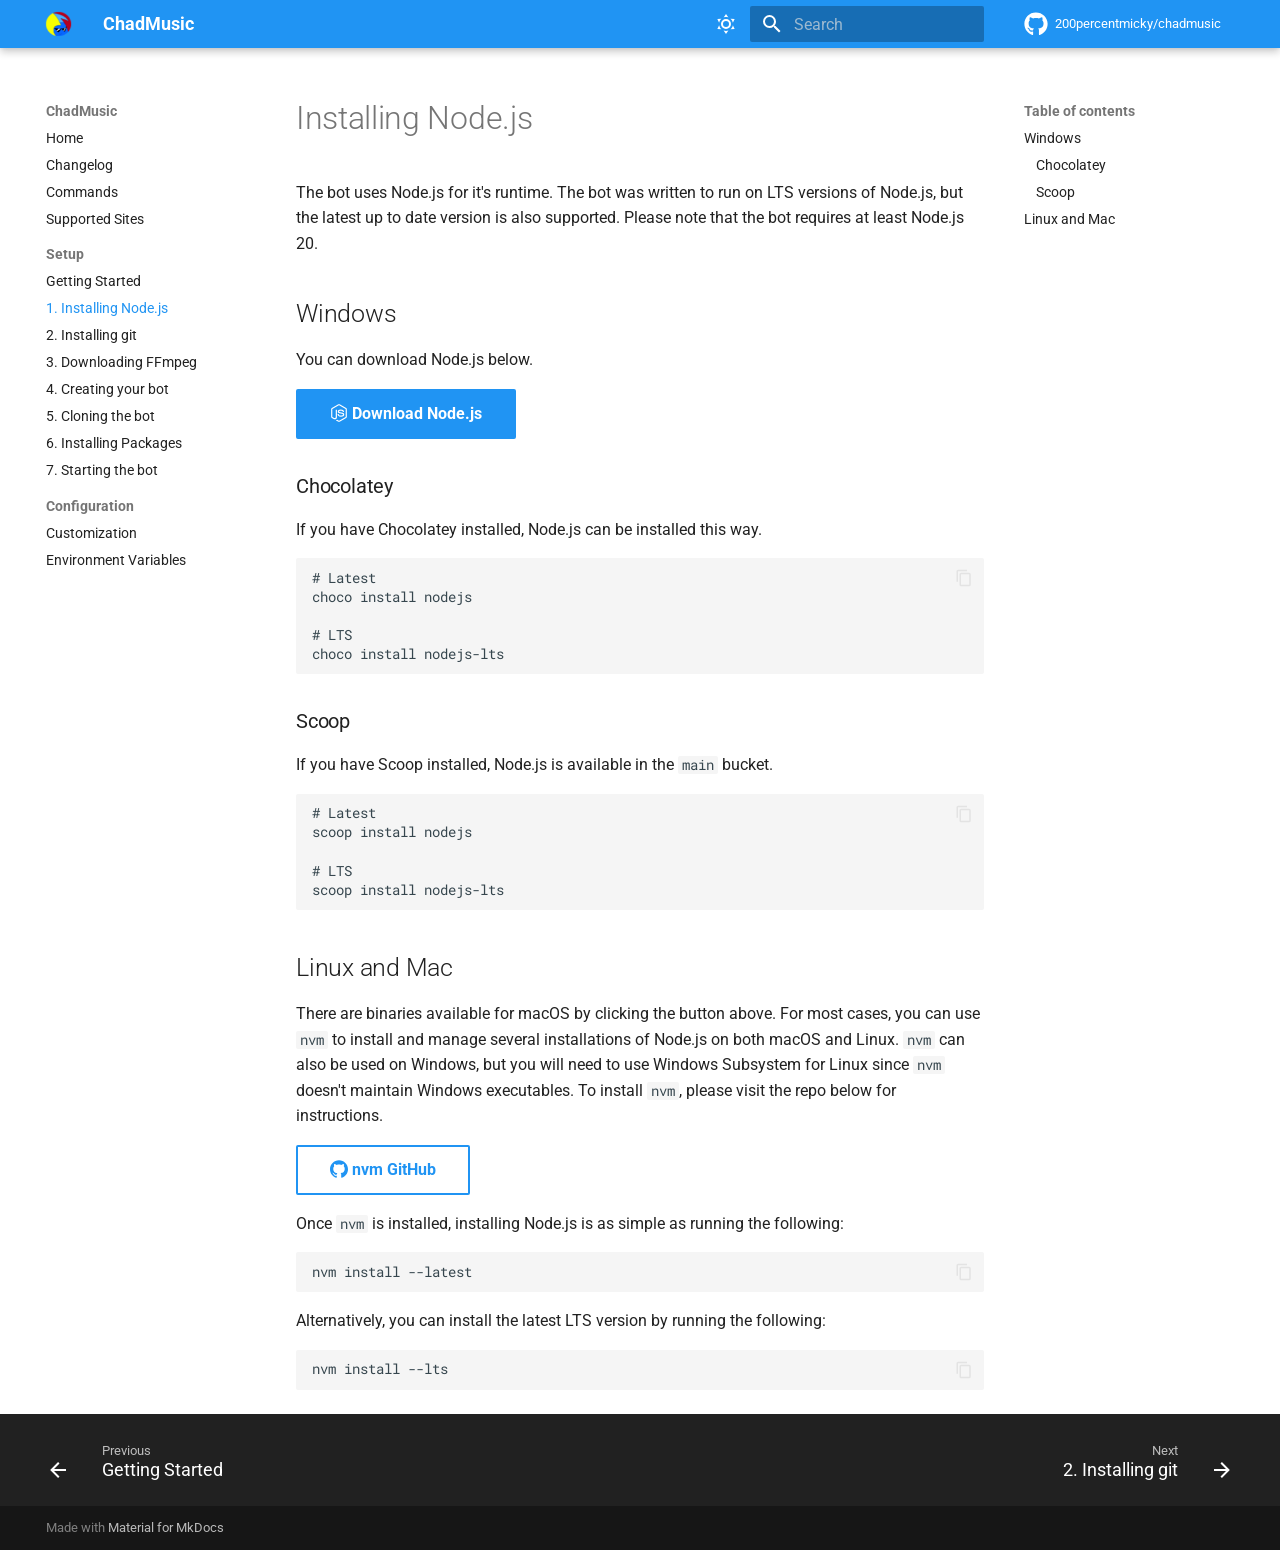
<file: setup/install_node/index.html>
<!doctype html>
<html lang="en" class="no-js">
  <head>
    
      <meta charset="utf-8">
      <meta name="viewport" content="width=device-width,initial-scale=1">
      
      
      
      
        <link rel="prev" href="../getting_started/">
      
      
        <link rel="next" href="../install_git/">
      
      
      <link rel="icon" href="../../assets/deejaytreefiddy.ico">
      <meta name="generator" content="mkdocs-1.6.1, mkdocs-material-9.6.3">
    
    
      
        <title>1. Installing Node.js - ChadMusic</title>
      
    
    
      <link rel="stylesheet" href="../../assets/stylesheets/main.d7758b05.min.css">
      
        
        <link rel="stylesheet" href="../../assets/stylesheets/palette.06af60db.min.css">
      
      


    
    
      
    
    
      
        
        
        <link rel="preconnect" href="https://fonts.gstatic.com" crossorigin>
        <link rel="stylesheet" href="https://fonts.googleapis.com/css?family=Roboto:300,300i,400,400i,700,700i%7CRoboto+Mono:400,400i,700,700i&display=fallback">
        <style>:root{--md-text-font:"Roboto";--md-code-font:"Roboto Mono"}</style>
      
    
    
      <link rel="stylesheet" href="../../stylesheets/badge.css">
    
    <script>__md_scope=new URL("../..",location),__md_hash=e=>[...e].reduce(((e,_)=>(e<<5)-e+_.charCodeAt(0)),0),__md_get=(e,_=localStorage,t=__md_scope)=>JSON.parse(_.getItem(t.pathname+"."+e)),__md_set=(e,_,t=localStorage,a=__md_scope)=>{try{t.setItem(a.pathname+"."+e,JSON.stringify(_))}catch(e){}}</script>
    
      

    
    
    
  </head>
  
  
    
    
      
    
    
    
    
    <body dir="ltr" data-md-color-scheme="default" data-md-color-primary="blue" data-md-color-accent="light-blue">
  
    
    <input class="md-toggle" data-md-toggle="drawer" type="checkbox" id="__drawer" autocomplete="off">
    <input class="md-toggle" data-md-toggle="search" type="checkbox" id="__search" autocomplete="off">
    <label class="md-overlay" for="__drawer"></label>
    <div data-md-component="skip">
      
        
        <a href="#installing-nodejs" class="md-skip">
          Skip to content
        </a>
      
    </div>
    <div data-md-component="announce">
      
    </div>
    
    
      

  

<header class="md-header md-header--shadow" data-md-component="header">
  <nav class="md-header__inner md-grid" aria-label="Header">
    <a href="../.." title="ChadMusic" class="md-header__button md-logo" aria-label="ChadMusic" data-md-component="logo">
      
  <img src="../../assets/deejaytreefiddy.png" alt="logo">

    </a>
    <label class="md-header__button md-icon" for="__drawer">
      
      <svg xmlns="http://www.w3.org/2000/svg" viewBox="0 0 24 24"><path d="M3 6h18v2H3zm0 5h18v2H3zm0 5h18v2H3z"/></svg>
    </label>
    <div class="md-header__title" data-md-component="header-title">
      <div class="md-header__ellipsis">
        <div class="md-header__topic">
          <span class="md-ellipsis">
            ChadMusic
          </span>
        </div>
        <div class="md-header__topic" data-md-component="header-topic">
          <span class="md-ellipsis">
            
              1. Installing Node.js
            
          </span>
        </div>
      </div>
    </div>
    
      
        <form class="md-header__option" data-md-component="palette">
  
    
    
    
    <input class="md-option" data-md-color-media="" data-md-color-scheme="default" data-md-color-primary="blue" data-md-color-accent="light-blue"  aria-label="Lights on! Click to toggle."  type="radio" name="__palette" id="__palette_0">
    
      <label class="md-header__button md-icon" title="Lights on! Click to toggle." for="__palette_1" hidden>
        <svg xmlns="http://www.w3.org/2000/svg" viewBox="0 0 24 24"><path d="M12 7a5 5 0 0 1 5 5 5 5 0 0 1-5 5 5 5 0 0 1-5-5 5 5 0 0 1 5-5m0 2a3 3 0 0 0-3 3 3 3 0 0 0 3 3 3 3 0 0 0 3-3 3 3 0 0 0-3-3m0-7 2.39 3.42C13.65 5.15 12.84 5 12 5s-1.65.15-2.39.42zM3.34 7l4.16-.35A7.2 7.2 0 0 0 5.94 8.5c-.44.74-.69 1.5-.83 2.29zm.02 10 1.76-3.77a7.131 7.131 0 0 0 2.38 4.14zM20.65 7l-1.77 3.79a7.02 7.02 0 0 0-2.38-4.15zm-.01 10-4.14.36c.59-.51 1.12-1.14 1.54-1.86.42-.73.69-1.5.83-2.29zM12 22l-2.41-3.44c.74.27 1.55.44 2.41.44.82 0 1.63-.17 2.37-.44z"/></svg>
      </label>
    
  
    
    
    
    <input class="md-option" data-md-color-media="" data-md-color-scheme="slate" data-md-color-primary="black" data-md-color-accent="blue"  aria-label="Lights off... Click to toggle."  type="radio" name="__palette" id="__palette_1">
    
      <label class="md-header__button md-icon" title="Lights off... Click to toggle." for="__palette_0" hidden>
        <svg xmlns="http://www.w3.org/2000/svg" viewBox="0 0 24 24"><path d="m17.75 4.09-2.53 1.94.91 3.06-2.63-1.81-2.63 1.81.91-3.06-2.53-1.94L12.44 4l1.06-3 1.06 3zm3.5 6.91-1.64 1.25.59 1.98-1.7-1.17-1.7 1.17.59-1.98L15.75 11l2.06-.05L18.5 9l.69 1.95zm-2.28 4.95c.83-.08 1.72 1.1 1.19 1.85-.32.45-.66.87-1.08 1.27C15.17 23 8.84 23 4.94 19.07c-3.91-3.9-3.91-10.24 0-14.14.4-.4.82-.76 1.27-1.08.75-.53 1.93.36 1.85 1.19-.27 2.86.69 5.83 2.89 8.02a9.96 9.96 0 0 0 8.02 2.89m-1.64 2.02a12.08 12.08 0 0 1-7.8-3.47c-2.17-2.19-3.33-5-3.49-7.82-2.81 3.14-2.7 7.96.31 10.98 3.02 3.01 7.84 3.12 10.98.31"/></svg>
      </label>
    
  
</form>
      
    
    
      <script>var palette=__md_get("__palette");if(palette&&palette.color){if("(prefers-color-scheme)"===palette.color.media){var media=matchMedia("(prefers-color-scheme: light)"),input=document.querySelector(media.matches?"[data-md-color-media='(prefers-color-scheme: light)']":"[data-md-color-media='(prefers-color-scheme: dark)']");palette.color.media=input.getAttribute("data-md-color-media"),palette.color.scheme=input.getAttribute("data-md-color-scheme"),palette.color.primary=input.getAttribute("data-md-color-primary"),palette.color.accent=input.getAttribute("data-md-color-accent")}for(var[key,value]of Object.entries(palette.color))document.body.setAttribute("data-md-color-"+key,value)}</script>
    
    
    
      <label class="md-header__button md-icon" for="__search">
        
        <svg xmlns="http://www.w3.org/2000/svg" viewBox="0 0 24 24"><path d="M9.5 3A6.5 6.5 0 0 1 16 9.5c0 1.61-.59 3.09-1.56 4.23l.27.27h.79l5 5-1.5 1.5-5-5v-.79l-.27-.27A6.52 6.52 0 0 1 9.5 16 6.5 6.5 0 0 1 3 9.5 6.5 6.5 0 0 1 9.5 3m0 2C7 5 5 7 5 9.5S7 14 9.5 14 14 12 14 9.5 12 5 9.5 5"/></svg>
      </label>
      <div class="md-search" data-md-component="search" role="dialog">
  <label class="md-search__overlay" for="__search"></label>
  <div class="md-search__inner" role="search">
    <form class="md-search__form" name="search">
      <input type="text" class="md-search__input" name="query" aria-label="Search" placeholder="Search" autocapitalize="off" autocorrect="off" autocomplete="off" spellcheck="false" data-md-component="search-query" required>
      <label class="md-search__icon md-icon" for="__search">
        
        <svg xmlns="http://www.w3.org/2000/svg" viewBox="0 0 24 24"><path d="M9.5 3A6.5 6.5 0 0 1 16 9.5c0 1.61-.59 3.09-1.56 4.23l.27.27h.79l5 5-1.5 1.5-5-5v-.79l-.27-.27A6.52 6.52 0 0 1 9.5 16 6.5 6.5 0 0 1 3 9.5 6.5 6.5 0 0 1 9.5 3m0 2C7 5 5 7 5 9.5S7 14 9.5 14 14 12 14 9.5 12 5 9.5 5"/></svg>
        
        <svg xmlns="http://www.w3.org/2000/svg" viewBox="0 0 24 24"><path d="M20 11v2H8l5.5 5.5-1.42 1.42L4.16 12l7.92-7.92L13.5 5.5 8 11z"/></svg>
      </label>
      <nav class="md-search__options" aria-label="Search">
        
        <button type="reset" class="md-search__icon md-icon" title="Clear" aria-label="Clear" tabindex="-1">
          
          <svg xmlns="http://www.w3.org/2000/svg" viewBox="0 0 24 24"><path d="M19 6.41 17.59 5 12 10.59 6.41 5 5 6.41 10.59 12 5 17.59 6.41 19 12 13.41 17.59 19 19 17.59 13.41 12z"/></svg>
        </button>
      </nav>
      
    </form>
    <div class="md-search__output">
      <div class="md-search__scrollwrap" tabindex="0" data-md-scrollfix>
        <div class="md-search-result" data-md-component="search-result">
          <div class="md-search-result__meta">
            Initializing search
          </div>
          <ol class="md-search-result__list" role="presentation"></ol>
        </div>
      </div>
    </div>
  </div>
</div>
    
    
      <div class="md-header__source">
        <a href="https://github.com/200percentmicky/chadmusic" title="Go to repository" class="md-source" data-md-component="source">
  <div class="md-source__icon md-icon">
    
    <svg xmlns="http://www.w3.org/2000/svg" viewBox="0 0 496 512"><!--! Font Awesome Free 6.7.2 by @fontawesome - https://fontawesome.com License - https://fontawesome.com/license/free (Icons: CC BY 4.0, Fonts: SIL OFL 1.1, Code: MIT License) Copyright 2024 Fonticons, Inc.--><path d="M165.9 397.4c0 2-2.3 3.6-5.2 3.6-3.3.3-5.6-1.3-5.6-3.6 0-2 2.3-3.6 5.2-3.6 3-.3 5.6 1.3 5.6 3.6m-31.1-4.5c-.7 2 1.3 4.3 4.3 4.9 2.6 1 5.6 0 6.2-2s-1.3-4.3-4.3-5.2c-2.6-.7-5.5.3-6.2 2.3m44.2-1.7c-2.9.7-4.9 2.6-4.6 4.9.3 2 2.9 3.3 5.9 2.6 2.9-.7 4.9-2.6 4.6-4.6-.3-1.9-3-3.2-5.9-2.9M244.8 8C106.1 8 0 113.3 0 252c0 110.9 69.8 205.8 169.5 239.2 12.8 2.3 17.3-5.6 17.3-12.1 0-6.2-.3-40.4-.3-61.4 0 0-70 15-84.7-29.8 0 0-11.4-29.1-27.8-36.6 0 0-22.9-15.7 1.6-15.4 0 0 24.9 2 38.6 25.8 21.9 38.6 58.6 27.5 72.9 20.9 2.3-16 8.8-27.1 16-33.7-55.9-6.2-112.3-14.3-112.3-110.5 0-27.5 7.6-41.3 23.6-58.9-2.6-6.5-11.1-33.3 2.6-67.9 20.9-6.5 69 27 69 27 20-5.6 41.5-8.5 62.8-8.5s42.8 2.9 62.8 8.5c0 0 48.1-33.6 69-27 13.7 34.7 5.2 61.4 2.6 67.9 16 17.7 25.8 31.5 25.8 58.9 0 96.5-58.9 104.2-114.8 110.5 9.2 7.9 17 22.9 17 46.4 0 33.7-.3 75.4-.3 83.6 0 6.5 4.6 14.4 17.3 12.1C428.2 457.8 496 362.9 496 252 496 113.3 383.5 8 244.8 8M97.2 352.9c-1.3 1-1 3.3.7 5.2 1.6 1.6 3.9 2.3 5.2 1 1.3-1 1-3.3-.7-5.2-1.6-1.6-3.9-2.3-5.2-1m-10.8-8.1c-.7 1.3.3 2.9 2.3 3.9 1.6 1 3.6.7 4.3-.7.7-1.3-.3-2.9-2.3-3.9-2-.6-3.6-.3-4.3.7m32.4 35.6c-1.6 1.3-1 4.3 1.3 6.2 2.3 2.3 5.2 2.6 6.5 1 1.3-1.3.7-4.3-1.3-6.2-2.2-2.3-5.2-2.6-6.5-1m-11.4-14.7c-1.6 1-1.6 3.6 0 5.9s4.3 3.3 5.6 2.3c1.6-1.3 1.6-3.9 0-6.2-1.4-2.3-4-3.3-5.6-2"/></svg>
  </div>
  <div class="md-source__repository">
    200percentmicky/chadmusic
  </div>
</a>
      </div>
    
  </nav>
  
</header>
    
    <div class="md-container" data-md-component="container">
      
      
        
          
        
      
      <main class="md-main" data-md-component="main">
        <div class="md-main__inner md-grid">
          
            
              
              <div class="md-sidebar md-sidebar--primary" data-md-component="sidebar" data-md-type="navigation" >
                <div class="md-sidebar__scrollwrap">
                  <div class="md-sidebar__inner">
                    



<nav class="md-nav md-nav--primary" aria-label="Navigation" data-md-level="0">
  <label class="md-nav__title" for="__drawer">
    <a href="../.." title="ChadMusic" class="md-nav__button md-logo" aria-label="ChadMusic" data-md-component="logo">
      
  <img src="../../assets/deejaytreefiddy.png" alt="logo">

    </a>
    ChadMusic
  </label>
  
    <div class="md-nav__source">
      <a href="https://github.com/200percentmicky/chadmusic" title="Go to repository" class="md-source" data-md-component="source">
  <div class="md-source__icon md-icon">
    
    <svg xmlns="http://www.w3.org/2000/svg" viewBox="0 0 496 512"><!--! Font Awesome Free 6.7.2 by @fontawesome - https://fontawesome.com License - https://fontawesome.com/license/free (Icons: CC BY 4.0, Fonts: SIL OFL 1.1, Code: MIT License) Copyright 2024 Fonticons, Inc.--><path d="M165.9 397.4c0 2-2.3 3.6-5.2 3.6-3.3.3-5.6-1.3-5.6-3.6 0-2 2.3-3.6 5.2-3.6 3-.3 5.6 1.3 5.6 3.6m-31.1-4.5c-.7 2 1.3 4.3 4.3 4.9 2.6 1 5.6 0 6.2-2s-1.3-4.3-4.3-5.2c-2.6-.7-5.5.3-6.2 2.3m44.2-1.7c-2.9.7-4.9 2.6-4.6 4.9.3 2 2.9 3.3 5.9 2.6 2.9-.7 4.9-2.6 4.6-4.6-.3-1.9-3-3.2-5.9-2.9M244.8 8C106.1 8 0 113.3 0 252c0 110.9 69.8 205.8 169.5 239.2 12.8 2.3 17.3-5.6 17.3-12.1 0-6.2-.3-40.4-.3-61.4 0 0-70 15-84.7-29.8 0 0-11.4-29.1-27.8-36.6 0 0-22.9-15.7 1.6-15.4 0 0 24.9 2 38.6 25.8 21.9 38.6 58.6 27.5 72.9 20.9 2.3-16 8.8-27.1 16-33.7-55.9-6.2-112.3-14.3-112.3-110.5 0-27.5 7.6-41.3 23.6-58.9-2.6-6.5-11.1-33.3 2.6-67.9 20.9-6.5 69 27 69 27 20-5.6 41.5-8.5 62.8-8.5s42.8 2.9 62.8 8.5c0 0 48.1-33.6 69-27 13.7 34.7 5.2 61.4 2.6 67.9 16 17.7 25.8 31.5 25.8 58.9 0 96.5-58.9 104.2-114.8 110.5 9.2 7.9 17 22.9 17 46.4 0 33.7-.3 75.4-.3 83.6 0 6.5 4.6 14.4 17.3 12.1C428.2 457.8 496 362.9 496 252 496 113.3 383.5 8 244.8 8M97.2 352.9c-1.3 1-1 3.3.7 5.2 1.6 1.6 3.9 2.3 5.2 1 1.3-1 1-3.3-.7-5.2-1.6-1.6-3.9-2.3-5.2-1m-10.8-8.1c-.7 1.3.3 2.9 2.3 3.9 1.6 1 3.6.7 4.3-.7.7-1.3-.3-2.9-2.3-3.9-2-.6-3.6-.3-4.3.7m32.4 35.6c-1.6 1.3-1 4.3 1.3 6.2 2.3 2.3 5.2 2.6 6.5 1 1.3-1.3.7-4.3-1.3-6.2-2.2-2.3-5.2-2.6-6.5-1m-11.4-14.7c-1.6 1-1.6 3.6 0 5.9s4.3 3.3 5.6 2.3c1.6-1.3 1.6-3.9 0-6.2-1.4-2.3-4-3.3-5.6-2"/></svg>
  </div>
  <div class="md-source__repository">
    200percentmicky/chadmusic
  </div>
</a>
    </div>
  
  <ul class="md-nav__list" data-md-scrollfix>
    
      
      
  
  
  
  
    <li class="md-nav__item">
      <a href="../.." class="md-nav__link">
        
  
  <span class="md-ellipsis">
    Home
    
  </span>
  

      </a>
    </li>
  

    
      
      
  
  
  
  
    <li class="md-nav__item">
      <a href="../../changelog/" class="md-nav__link">
        
  
  <span class="md-ellipsis">
    Changelog
    
  </span>
  

      </a>
    </li>
  

    
      
      
  
  
  
  
    <li class="md-nav__item">
      <a href="../../commands/" class="md-nav__link">
        
  
  <span class="md-ellipsis">
    Commands
    
  </span>
  

      </a>
    </li>
  

    
      
      
  
  
  
  
    <li class="md-nav__item">
      <a href="../../supported_sites/" class="md-nav__link">
        
  
  <span class="md-ellipsis">
    Supported Sites
    
  </span>
  

      </a>
    </li>
  

    
      
      
  
  
    
  
  
  
    
    
      
        
      
        
      
        
      
        
      
        
      
        
      
        
      
        
      
    
    
      
        
        
      
    
    
      
    
    <li class="md-nav__item md-nav__item--active md-nav__item--section md-nav__item--nested">
      
        
        
        <input class="md-nav__toggle md-toggle " type="checkbox" id="__nav_5" checked>
        
          
          <label class="md-nav__link" for="__nav_5" id="__nav_5_label" tabindex="">
            
  
  <span class="md-ellipsis">
    Setup
    
  </span>
  

            <span class="md-nav__icon md-icon"></span>
          </label>
        
        <nav class="md-nav" data-md-level="1" aria-labelledby="__nav_5_label" aria-expanded="true">
          <label class="md-nav__title" for="__nav_5">
            <span class="md-nav__icon md-icon"></span>
            Setup
          </label>
          <ul class="md-nav__list" data-md-scrollfix>
            
              
                
  
  
  
  
    <li class="md-nav__item">
      <a href="../getting_started/" class="md-nav__link">
        
  
  <span class="md-ellipsis">
    Getting Started
    
  </span>
  

      </a>
    </li>
  

              
            
              
                
  
  
    
  
  
  
    <li class="md-nav__item md-nav__item--active">
      
      <input class="md-nav__toggle md-toggle" type="checkbox" id="__toc">
      
      
        
      
      
        <label class="md-nav__link md-nav__link--active" for="__toc">
          
  
  <span class="md-ellipsis">
    1. Installing Node.js
    
  </span>
  

          <span class="md-nav__icon md-icon"></span>
        </label>
      
      <a href="./" class="md-nav__link md-nav__link--active">
        
  
  <span class="md-ellipsis">
    1. Installing Node.js
    
  </span>
  

      </a>
      
        

<nav class="md-nav md-nav--secondary" aria-label="Table of contents">
  
  
  
    
  
  
    <label class="md-nav__title" for="__toc">
      <span class="md-nav__icon md-icon"></span>
      Table of contents
    </label>
    <ul class="md-nav__list" data-md-component="toc" data-md-scrollfix>
      
        <li class="md-nav__item">
  <a href="#windows" class="md-nav__link">
    <span class="md-ellipsis">
      Windows
    </span>
  </a>
  
    <nav class="md-nav" aria-label="Windows">
      <ul class="md-nav__list">
        
          <li class="md-nav__item">
  <a href="#chocolatey" class="md-nav__link">
    <span class="md-ellipsis">
      Chocolatey
    </span>
  </a>
  
</li>
        
          <li class="md-nav__item">
  <a href="#scoop" class="md-nav__link">
    <span class="md-ellipsis">
      Scoop
    </span>
  </a>
  
</li>
        
      </ul>
    </nav>
  
</li>
      
        <li class="md-nav__item">
  <a href="#linux-and-mac" class="md-nav__link">
    <span class="md-ellipsis">
      Linux and Mac
    </span>
  </a>
  
</li>
      
    </ul>
  
</nav>
      
    </li>
  

              
            
              
                
  
  
  
  
    <li class="md-nav__item">
      <a href="../install_git/" class="md-nav__link">
        
  
  <span class="md-ellipsis">
    2. Installing git
    
  </span>
  

      </a>
    </li>
  

              
            
              
                
  
  
  
  
    <li class="md-nav__item">
      <a href="../install_ffmpeg/" class="md-nav__link">
        
  
  <span class="md-ellipsis">
    3. Downloading FFmpeg
    
  </span>
  

      </a>
    </li>
  

              
            
              
                
  
  
  
  
    <li class="md-nav__item">
      <a href="../creating_app/" class="md-nav__link">
        
  
  <span class="md-ellipsis">
    4. Creating your bot
    
  </span>
  

      </a>
    </li>
  

              
            
              
                
  
  
  
  
    <li class="md-nav__item">
      <a href="../cloning_the_bot/" class="md-nav__link">
        
  
  <span class="md-ellipsis">
    5. Cloning the bot
    
  </span>
  

      </a>
    </li>
  

              
            
              
                
  
  
  
  
    <li class="md-nav__item">
      <a href="../install_packages/" class="md-nav__link">
        
  
  <span class="md-ellipsis">
    6. Installing Packages
    
  </span>
  

      </a>
    </li>
  

              
            
              
                
  
  
  
  
    <li class="md-nav__item">
      <a href="../starting_the_bot/" class="md-nav__link">
        
  
  <span class="md-ellipsis">
    7. Starting the bot
    
  </span>
  

      </a>
    </li>
  

              
            
          </ul>
        </nav>
      
    </li>
  

    
      
      
  
  
  
  
    
    
      
        
      
        
      
    
    
      
        
        
      
    
    
      
    
    <li class="md-nav__item md-nav__item--section md-nav__item--nested">
      
        
        
        <input class="md-nav__toggle md-toggle " type="checkbox" id="__nav_6" >
        
          
          <label class="md-nav__link" for="__nav_6" id="__nav_6_label" tabindex="">
            
  
  <span class="md-ellipsis">
    Configuration
    
  </span>
  

            <span class="md-nav__icon md-icon"></span>
          </label>
        
        <nav class="md-nav" data-md-level="1" aria-labelledby="__nav_6_label" aria-expanded="false">
          <label class="md-nav__title" for="__nav_6">
            <span class="md-nav__icon md-icon"></span>
            Configuration
          </label>
          <ul class="md-nav__list" data-md-scrollfix>
            
              
                
  
  
  
  
    <li class="md-nav__item">
      <a href="../../configuration/customization/" class="md-nav__link">
        
  
  <span class="md-ellipsis">
    Customization
    
  </span>
  

      </a>
    </li>
  

              
            
              
                
  
  
  
  
    <li class="md-nav__item">
      <a href="../../configuration/env_variables/" class="md-nav__link">
        
  
  <span class="md-ellipsis">
    Environment Variables
    
  </span>
  

      </a>
    </li>
  

              
            
          </ul>
        </nav>
      
    </li>
  

    
  </ul>
</nav>
                  </div>
                </div>
              </div>
            
            
              
              <div class="md-sidebar md-sidebar--secondary" data-md-component="sidebar" data-md-type="toc" >
                <div class="md-sidebar__scrollwrap">
                  <div class="md-sidebar__inner">
                    

<nav class="md-nav md-nav--secondary" aria-label="Table of contents">
  
  
  
    
  
  
    <label class="md-nav__title" for="__toc">
      <span class="md-nav__icon md-icon"></span>
      Table of contents
    </label>
    <ul class="md-nav__list" data-md-component="toc" data-md-scrollfix>
      
        <li class="md-nav__item">
  <a href="#windows" class="md-nav__link">
    <span class="md-ellipsis">
      Windows
    </span>
  </a>
  
    <nav class="md-nav" aria-label="Windows">
      <ul class="md-nav__list">
        
          <li class="md-nav__item">
  <a href="#chocolatey" class="md-nav__link">
    <span class="md-ellipsis">
      Chocolatey
    </span>
  </a>
  
</li>
        
          <li class="md-nav__item">
  <a href="#scoop" class="md-nav__link">
    <span class="md-ellipsis">
      Scoop
    </span>
  </a>
  
</li>
        
      </ul>
    </nav>
  
</li>
      
        <li class="md-nav__item">
  <a href="#linux-and-mac" class="md-nav__link">
    <span class="md-ellipsis">
      Linux and Mac
    </span>
  </a>
  
</li>
      
    </ul>
  
</nav>
                  </div>
                </div>
              </div>
            
          
          
            <div class="md-content" data-md-component="content">
              <article class="md-content__inner md-typeset">
                
                  


  
  


<h1 id="installing-nodejs">Installing Node.js</h1>
<p>The bot uses Node.js for it's runtime. The bot was written to run on LTS versions of Node.js, but the latest up to date version is also supported. Please note that the bot requires at least Node.js 20.</p>
<h2 id="windows">Windows</h2>
<p>You can download Node.js below.</p>
<p><a class="md-button md-button--primary" href="https://nodejs.org/en/download"><span class="twemoji"><svg xmlns="http://www.w3.org/2000/svg" viewBox="0 0 448 512"><!--! Font Awesome Free 6.7.2 by @fontawesome - https://fontawesome.com License - https://fontawesome.com/license/free (Icons: CC BY 4.0, Fonts: SIL OFL 1.1, Code: MIT License) Copyright 2024 Fonticons, Inc.--><path d="M224 508c-6.7 0-13.5-1.8-19.4-5.2l-61.7-36.5c-9.2-5.2-4.7-7-1.7-8 12.3-4.3 14.8-5.2 27.9-12.7 1.4-.8 3.2-.5 4.6.4l47.4 28.1c1.7 1 4.1 1 5.7 0l184.7-106.6c1.7-1 2.8-3 2.8-5V149.3c0-2.1-1.1-4-2.9-5.1L226.8 37.7c-1.7-1-4-1-5.7 0L36.6 144.3c-1.8 1-2.9 3-2.9 5.1v213.1c0 2 1.1 4 2.9 4.9l50.6 29.2c27.5 13.7 44.3-2.4 44.3-18.7V167.5c0-3 2.4-5.3 5.4-5.3h23.4c2.9 0 5.4 2.3 5.4 5.3V378c0 36.6-20 57.6-54.7 57.6-10.7 0-19.1 0-42.5-11.6l-48.4-27.9C8.1 389.2.7 376.3.7 362.4V149.3c0-13.8 7.4-26.8 19.4-33.7L204.6 9c11.7-6.6 27.2-6.6 38.8 0l184.7 106.7c12 6.9 19.4 19.8 19.4 33.7v213.1c0 13.8-7.4 26.7-19.4 33.7L243.4 502.8c-5.9 3.4-12.6 5.2-19.4 5.2m149.1-210.1c0-39.9-27-50.5-83.7-58-57.4-7.6-63.2-11.5-63.2-24.9 0-11.1 4.9-25.9 47.4-25.9 37.9 0 51.9 8.2 57.7 33.8.5 2.4 2.7 4.2 5.2 4.2h24c1.5 0 2.9-.6 3.9-1.7s1.5-2.6 1.4-4.1c-3.7-44.1-33-64.6-92.2-64.6-52.7 0-84.1 22.2-84.1 59.5 0 40.4 31.3 51.6 81.8 56.6 60.5 5.9 65.2 14.8 65.2 26.7 0 20.6-16.6 29.4-55.5 29.4-48.9 0-59.6-12.3-63.2-36.6-.4-2.6-2.6-4.5-5.3-4.5h-23.9c-3 0-5.3 2.4-5.3 5.3 0 31.1 16.9 68.2 97.8 68.2 58.4-.1 92-23.2 92-63.4"/></svg></span> Download Node.js</a></p>
<h3 id="chocolatey">Chocolatey</h3>
<p>If you have Chocolatey installed, Node.js can be installed this way.
<div class="highlight"><pre><span></span><code># Latest
choco install nodejs

# LTS
choco install nodejs-lts
</code></pre></div></p>
<h3 id="scoop">Scoop</h3>
<p>If you have Scoop installed, Node.js is available in the <code>main</code> bucket.
<div class="highlight"><pre><span></span><code># Latest
scoop install nodejs

# LTS
scoop install nodejs-lts
</code></pre></div></p>
<h2 id="linux-and-mac">Linux and Mac</h2>
<p>There are binaries available for macOS by clicking the button above. For most cases, you can use <code>nvm</code> to install and manage several installations of Node.js on both macOS and Linux. <code>nvm</code> can also be used on Windows, but you will need to use Windows Subsystem for Linux since <code>nvm</code> doesn't maintain Windows executables. To install <code>nvm</code>, please visit the repo below for instructions.</p>
<p><a class="md-button" href="https://github.com/nvm-sh/nvm"><span class="twemoji"><svg xmlns="http://www.w3.org/2000/svg" viewBox="0 0 24 24"><path d="M12 .297c-6.63 0-12 5.373-12 12 0 5.303 3.438 9.8 8.205 11.385.6.113.82-.258.82-.577 0-.285-.01-1.04-.015-2.04-3.338.724-4.042-1.61-4.042-1.61C4.422 18.07 3.633 17.7 3.633 17.7c-1.087-.744.084-.729.084-.729 1.205.084 1.838 1.236 1.838 1.236 1.07 1.835 2.809 1.305 3.495.998.108-.776.417-1.305.76-1.605-2.665-.3-5.466-1.332-5.466-5.93 0-1.31.465-2.38 1.235-3.22-.135-.303-.54-1.523.105-3.176 0 0 1.005-.322 3.3 1.23.96-.267 1.98-.399 3-.405 1.02.006 2.04.138 3 .405 2.28-1.552 3.285-1.23 3.285-1.23.645 1.653.24 2.873.12 3.176.765.84 1.23 1.91 1.23 3.22 0 4.61-2.805 5.625-5.475 5.92.42.36.81 1.096.81 2.22 0 1.606-.015 2.896-.015 3.286 0 .315.21.69.825.57C20.565 22.092 24 17.592 24 12.297c0-6.627-5.373-12-12-12"/></svg></span> nvm GitHub</a></p>
<p>Once <code>nvm</code> is installed, installing Node.js is as simple as running the following:</p>
<div class="highlight"><pre><span></span><code>nvm install --latest
</code></pre></div>
<p>Alternatively, you can install the latest LTS version by running the following:</p>
<div class="highlight"><pre><span></span><code>nvm install --lts
</code></pre></div>












                
              </article>
            </div>
          
          
<script>var target=document.getElementById(location.hash.slice(1));target&&target.name&&(target.checked=target.name.startsWith("__tabbed_"))</script>
        </div>
        
          <button type="button" class="md-top md-icon" data-md-component="top" hidden>
  
  <svg xmlns="http://www.w3.org/2000/svg" viewBox="0 0 24 24"><path d="M13 20h-2V8l-5.5 5.5-1.42-1.42L12 4.16l7.92 7.92-1.42 1.42L13 8z"/></svg>
  Back to top
</button>
        
      </main>
      
        <footer class="md-footer">
  
    
      
      <nav class="md-footer__inner md-grid" aria-label="Footer" >
        
          
          <a href="../getting_started/" class="md-footer__link md-footer__link--prev" aria-label="Previous: Getting Started">
            <div class="md-footer__button md-icon">
              
              <svg xmlns="http://www.w3.org/2000/svg" viewBox="0 0 24 24"><path d="M20 11v2H8l5.5 5.5-1.42 1.42L4.16 12l7.92-7.92L13.5 5.5 8 11z"/></svg>
            </div>
            <div class="md-footer__title">
              <span class="md-footer__direction">
                Previous
              </span>
              <div class="md-ellipsis">
                Getting Started
              </div>
            </div>
          </a>
        
        
          
          <a href="../install_git/" class="md-footer__link md-footer__link--next" aria-label="Next: 2. Installing git">
            <div class="md-footer__title">
              <span class="md-footer__direction">
                Next
              </span>
              <div class="md-ellipsis">
                2. Installing git
              </div>
            </div>
            <div class="md-footer__button md-icon">
              
              <svg xmlns="http://www.w3.org/2000/svg" viewBox="0 0 24 24"><path d="M4 11v2h12l-5.5 5.5 1.42 1.42L19.84 12l-7.92-7.92L10.5 5.5 16 11z"/></svg>
            </div>
          </a>
        
      </nav>
    
  
  <div class="md-footer-meta md-typeset">
    <div class="md-footer-meta__inner md-grid">
      <div class="md-copyright">
  
  
    Made with
    <a href="https://squidfunk.github.io/mkdocs-material/" target="_blank" rel="noopener">
      Material for MkDocs
    </a>
  
</div>
      
    </div>
  </div>
</footer>
      
    </div>
    <div class="md-dialog" data-md-component="dialog">
      <div class="md-dialog__inner md-typeset"></div>
    </div>
    
    
    <script id="__config" type="application/json">{"base": "../..", "features": ["content.tooltips", "content.code.copy", "navigation.sections", "navigation.top", "navigation.prune", "navigation.path", "navigation.indexes", "navigation.footer"], "search": "../../assets/javascripts/workers/search.f8cc74c7.min.js", "translations": {"clipboard.copied": "Copied to clipboard", "clipboard.copy": "Copy to clipboard", "search.result.more.one": "1 more on this page", "search.result.more.other": "# more on this page", "search.result.none": "No matching documents", "search.result.one": "1 matching document", "search.result.other": "# matching documents", "search.result.placeholder": "Type to start searching", "search.result.term.missing": "Missing", "select.version": "Select version"}}</script>
    
    
      <script src="../../assets/javascripts/bundle.f1b6f286.min.js"></script>
      
    
  </body>
</html>
</file>
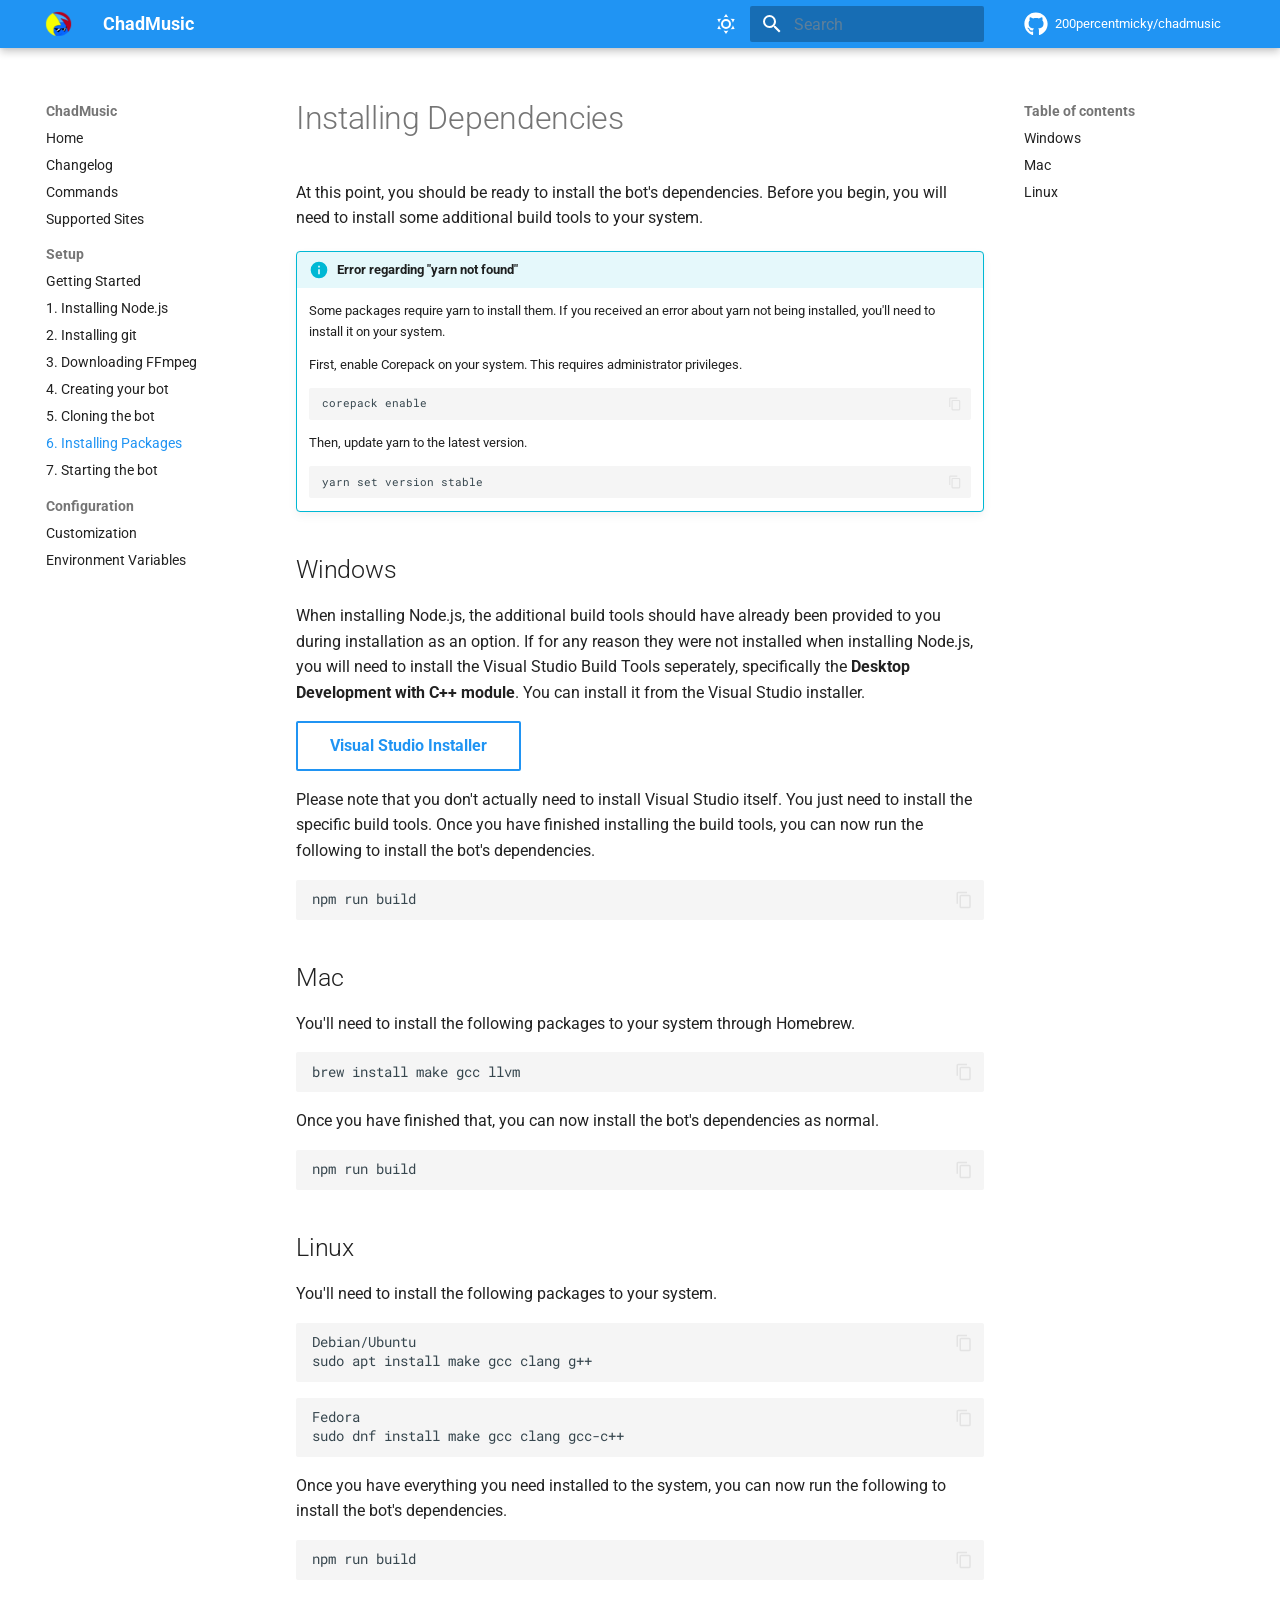
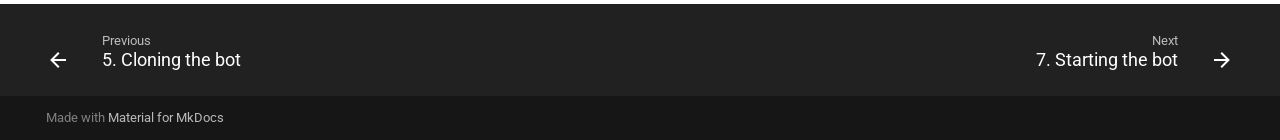
<file: setup/install_packages/index.html>
<!doctype html>
<html lang="en" class="no-js">
  <head>
    
      <meta charset="utf-8">
      <meta name="viewport" content="width=device-width,initial-scale=1">
      
      
      
      
        <link rel="prev" href="../cloning_the_bot/">
      
      
        <link rel="next" href="../starting_the_bot/">
      
      
      <link rel="icon" href="../../assets/deejaytreefiddy.ico">
      <meta name="generator" content="mkdocs-1.6.1, mkdocs-material-9.6.3">
    
    
      
        <title>6. Installing Packages - ChadMusic</title>
      
    
    
      <link rel="stylesheet" href="../../assets/stylesheets/main.d7758b05.min.css">
      
        
        <link rel="stylesheet" href="../../assets/stylesheets/palette.06af60db.min.css">
      
      


    
    
      
    
    
      
        
        
        <link rel="preconnect" href="https://fonts.gstatic.com" crossorigin>
        <link rel="stylesheet" href="https://fonts.googleapis.com/css?family=Roboto:300,300i,400,400i,700,700i%7CRoboto+Mono:400,400i,700,700i&display=fallback">
        <style>:root{--md-text-font:"Roboto";--md-code-font:"Roboto Mono"}</style>
      
    
    
      <link rel="stylesheet" href="../../stylesheets/badge.css">
    
    <script>__md_scope=new URL("../..",location),__md_hash=e=>[...e].reduce(((e,_)=>(e<<5)-e+_.charCodeAt(0)),0),__md_get=(e,_=localStorage,t=__md_scope)=>JSON.parse(_.getItem(t.pathname+"."+e)),__md_set=(e,_,t=localStorage,a=__md_scope)=>{try{t.setItem(a.pathname+"."+e,JSON.stringify(_))}catch(e){}}</script>
    
      

    
    
    
  </head>
  
  
    
    
      
    
    
    
    
    <body dir="ltr" data-md-color-scheme="default" data-md-color-primary="blue" data-md-color-accent="light-blue">
  
    
    <input class="md-toggle" data-md-toggle="drawer" type="checkbox" id="__drawer" autocomplete="off">
    <input class="md-toggle" data-md-toggle="search" type="checkbox" id="__search" autocomplete="off">
    <label class="md-overlay" for="__drawer"></label>
    <div data-md-component="skip">
      
        
        <a href="#installing-dependencies" class="md-skip">
          Skip to content
        </a>
      
    </div>
    <div data-md-component="announce">
      
    </div>
    
    
      

  

<header class="md-header md-header--shadow" data-md-component="header">
  <nav class="md-header__inner md-grid" aria-label="Header">
    <a href="../.." title="ChadMusic" class="md-header__button md-logo" aria-label="ChadMusic" data-md-component="logo">
      
  <img src="../../assets/deejaytreefiddy.png" alt="logo">

    </a>
    <label class="md-header__button md-icon" for="__drawer">
      
      <svg xmlns="http://www.w3.org/2000/svg" viewBox="0 0 24 24"><path d="M3 6h18v2H3zm0 5h18v2H3zm0 5h18v2H3z"/></svg>
    </label>
    <div class="md-header__title" data-md-component="header-title">
      <div class="md-header__ellipsis">
        <div class="md-header__topic">
          <span class="md-ellipsis">
            ChadMusic
          </span>
        </div>
        <div class="md-header__topic" data-md-component="header-topic">
          <span class="md-ellipsis">
            
              6. Installing Packages
            
          </span>
        </div>
      </div>
    </div>
    
      
        <form class="md-header__option" data-md-component="palette">
  
    
    
    
    <input class="md-option" data-md-color-media="" data-md-color-scheme="default" data-md-color-primary="blue" data-md-color-accent="light-blue"  aria-label="Lights on! Click to toggle."  type="radio" name="__palette" id="__palette_0">
    
      <label class="md-header__button md-icon" title="Lights on! Click to toggle." for="__palette_1" hidden>
        <svg xmlns="http://www.w3.org/2000/svg" viewBox="0 0 24 24"><path d="M12 7a5 5 0 0 1 5 5 5 5 0 0 1-5 5 5 5 0 0 1-5-5 5 5 0 0 1 5-5m0 2a3 3 0 0 0-3 3 3 3 0 0 0 3 3 3 3 0 0 0 3-3 3 3 0 0 0-3-3m0-7 2.39 3.42C13.65 5.15 12.84 5 12 5s-1.65.15-2.39.42zM3.34 7l4.16-.35A7.2 7.2 0 0 0 5.94 8.5c-.44.74-.69 1.5-.83 2.29zm.02 10 1.76-3.77a7.131 7.131 0 0 0 2.38 4.14zM20.65 7l-1.77 3.79a7.02 7.02 0 0 0-2.38-4.15zm-.01 10-4.14.36c.59-.51 1.12-1.14 1.54-1.86.42-.73.69-1.5.83-2.29zM12 22l-2.41-3.44c.74.27 1.55.44 2.41.44.82 0 1.63-.17 2.37-.44z"/></svg>
      </label>
    
  
    
    
    
    <input class="md-option" data-md-color-media="" data-md-color-scheme="slate" data-md-color-primary="black" data-md-color-accent="blue"  aria-label="Lights off... Click to toggle."  type="radio" name="__palette" id="__palette_1">
    
      <label class="md-header__button md-icon" title="Lights off... Click to toggle." for="__palette_0" hidden>
        <svg xmlns="http://www.w3.org/2000/svg" viewBox="0 0 24 24"><path d="m17.75 4.09-2.53 1.94.91 3.06-2.63-1.81-2.63 1.81.91-3.06-2.53-1.94L12.44 4l1.06-3 1.06 3zm3.5 6.91-1.64 1.25.59 1.98-1.7-1.17-1.7 1.17.59-1.98L15.75 11l2.06-.05L18.5 9l.69 1.95zm-2.28 4.95c.83-.08 1.72 1.1 1.19 1.85-.32.45-.66.87-1.08 1.27C15.17 23 8.84 23 4.94 19.07c-3.91-3.9-3.91-10.24 0-14.14.4-.4.82-.76 1.27-1.08.75-.53 1.93.36 1.85 1.19-.27 2.86.69 5.83 2.89 8.02a9.96 9.96 0 0 0 8.02 2.89m-1.64 2.02a12.08 12.08 0 0 1-7.8-3.47c-2.17-2.19-3.33-5-3.49-7.82-2.81 3.14-2.7 7.96.31 10.98 3.02 3.01 7.84 3.12 10.98.31"/></svg>
      </label>
    
  
</form>
      
    
    
      <script>var palette=__md_get("__palette");if(palette&&palette.color){if("(prefers-color-scheme)"===palette.color.media){var media=matchMedia("(prefers-color-scheme: light)"),input=document.querySelector(media.matches?"[data-md-color-media='(prefers-color-scheme: light)']":"[data-md-color-media='(prefers-color-scheme: dark)']");palette.color.media=input.getAttribute("data-md-color-media"),palette.color.scheme=input.getAttribute("data-md-color-scheme"),palette.color.primary=input.getAttribute("data-md-color-primary"),palette.color.accent=input.getAttribute("data-md-color-accent")}for(var[key,value]of Object.entries(palette.color))document.body.setAttribute("data-md-color-"+key,value)}</script>
    
    
    
      <label class="md-header__button md-icon" for="__search">
        
        <svg xmlns="http://www.w3.org/2000/svg" viewBox="0 0 24 24"><path d="M9.5 3A6.5 6.5 0 0 1 16 9.5c0 1.61-.59 3.09-1.56 4.23l.27.27h.79l5 5-1.5 1.5-5-5v-.79l-.27-.27A6.52 6.52 0 0 1 9.5 16 6.5 6.5 0 0 1 3 9.5 6.5 6.5 0 0 1 9.5 3m0 2C7 5 5 7 5 9.5S7 14 9.5 14 14 12 14 9.5 12 5 9.5 5"/></svg>
      </label>
      <div class="md-search" data-md-component="search" role="dialog">
  <label class="md-search__overlay" for="__search"></label>
  <div class="md-search__inner" role="search">
    <form class="md-search__form" name="search">
      <input type="text" class="md-search__input" name="query" aria-label="Search" placeholder="Search" autocapitalize="off" autocorrect="off" autocomplete="off" spellcheck="false" data-md-component="search-query" required>
      <label class="md-search__icon md-icon" for="__search">
        
        <svg xmlns="http://www.w3.org/2000/svg" viewBox="0 0 24 24"><path d="M9.5 3A6.5 6.5 0 0 1 16 9.5c0 1.61-.59 3.09-1.56 4.23l.27.27h.79l5 5-1.5 1.5-5-5v-.79l-.27-.27A6.52 6.52 0 0 1 9.5 16 6.5 6.5 0 0 1 3 9.5 6.5 6.5 0 0 1 9.5 3m0 2C7 5 5 7 5 9.5S7 14 9.5 14 14 12 14 9.5 12 5 9.5 5"/></svg>
        
        <svg xmlns="http://www.w3.org/2000/svg" viewBox="0 0 24 24"><path d="M20 11v2H8l5.5 5.5-1.42 1.42L4.16 12l7.92-7.92L13.5 5.5 8 11z"/></svg>
      </label>
      <nav class="md-search__options" aria-label="Search">
        
        <button type="reset" class="md-search__icon md-icon" title="Clear" aria-label="Clear" tabindex="-1">
          
          <svg xmlns="http://www.w3.org/2000/svg" viewBox="0 0 24 24"><path d="M19 6.41 17.59 5 12 10.59 6.41 5 5 6.41 10.59 12 5 17.59 6.41 19 12 13.41 17.59 19 19 17.59 13.41 12z"/></svg>
        </button>
      </nav>
      
    </form>
    <div class="md-search__output">
      <div class="md-search__scrollwrap" tabindex="0" data-md-scrollfix>
        <div class="md-search-result" data-md-component="search-result">
          <div class="md-search-result__meta">
            Initializing search
          </div>
          <ol class="md-search-result__list" role="presentation"></ol>
        </div>
      </div>
    </div>
  </div>
</div>
    
    
      <div class="md-header__source">
        <a href="https://github.com/200percentmicky/chadmusic" title="Go to repository" class="md-source" data-md-component="source">
  <div class="md-source__icon md-icon">
    
    <svg xmlns="http://www.w3.org/2000/svg" viewBox="0 0 496 512"><!--! Font Awesome Free 6.7.2 by @fontawesome - https://fontawesome.com License - https://fontawesome.com/license/free (Icons: CC BY 4.0, Fonts: SIL OFL 1.1, Code: MIT License) Copyright 2024 Fonticons, Inc.--><path d="M165.9 397.4c0 2-2.3 3.6-5.2 3.6-3.3.3-5.6-1.3-5.6-3.6 0-2 2.3-3.6 5.2-3.6 3-.3 5.6 1.3 5.6 3.6m-31.1-4.5c-.7 2 1.3 4.3 4.3 4.9 2.6 1 5.6 0 6.2-2s-1.3-4.3-4.3-5.2c-2.6-.7-5.5.3-6.2 2.3m44.2-1.7c-2.9.7-4.9 2.6-4.6 4.9.3 2 2.9 3.3 5.9 2.6 2.9-.7 4.9-2.6 4.6-4.6-.3-1.9-3-3.2-5.9-2.9M244.8 8C106.1 8 0 113.3 0 252c0 110.9 69.8 205.8 169.5 239.2 12.8 2.3 17.3-5.6 17.3-12.1 0-6.2-.3-40.4-.3-61.4 0 0-70 15-84.7-29.8 0 0-11.4-29.1-27.8-36.6 0 0-22.9-15.7 1.6-15.4 0 0 24.9 2 38.6 25.8 21.9 38.6 58.6 27.5 72.9 20.9 2.3-16 8.8-27.1 16-33.7-55.9-6.2-112.3-14.3-112.3-110.5 0-27.5 7.6-41.3 23.6-58.9-2.6-6.5-11.1-33.3 2.6-67.9 20.9-6.5 69 27 69 27 20-5.6 41.5-8.5 62.8-8.5s42.8 2.9 62.8 8.5c0 0 48.1-33.6 69-27 13.7 34.7 5.2 61.4 2.6 67.9 16 17.7 25.8 31.5 25.8 58.9 0 96.5-58.9 104.2-114.8 110.5 9.2 7.9 17 22.9 17 46.4 0 33.7-.3 75.4-.3 83.6 0 6.5 4.6 14.4 17.3 12.1C428.2 457.8 496 362.9 496 252 496 113.3 383.5 8 244.8 8M97.2 352.9c-1.3 1-1 3.3.7 5.2 1.6 1.6 3.9 2.3 5.2 1 1.3-1 1-3.3-.7-5.2-1.6-1.6-3.9-2.3-5.2-1m-10.8-8.1c-.7 1.3.3 2.9 2.3 3.9 1.6 1 3.6.7 4.3-.7.7-1.3-.3-2.9-2.3-3.9-2-.6-3.6-.3-4.3.7m32.4 35.6c-1.6 1.3-1 4.3 1.3 6.2 2.3 2.3 5.2 2.6 6.5 1 1.3-1.3.7-4.3-1.3-6.2-2.2-2.3-5.2-2.6-6.5-1m-11.4-14.7c-1.6 1-1.6 3.6 0 5.9s4.3 3.3 5.6 2.3c1.6-1.3 1.6-3.9 0-6.2-1.4-2.3-4-3.3-5.6-2"/></svg>
  </div>
  <div class="md-source__repository">
    200percentmicky/chadmusic
  </div>
</a>
      </div>
    
  </nav>
  
</header>
    
    <div class="md-container" data-md-component="container">
      
      
        
          
        
      
      <main class="md-main" data-md-component="main">
        <div class="md-main__inner md-grid">
          
            
              
              <div class="md-sidebar md-sidebar--primary" data-md-component="sidebar" data-md-type="navigation" >
                <div class="md-sidebar__scrollwrap">
                  <div class="md-sidebar__inner">
                    



<nav class="md-nav md-nav--primary" aria-label="Navigation" data-md-level="0">
  <label class="md-nav__title" for="__drawer">
    <a href="../.." title="ChadMusic" class="md-nav__button md-logo" aria-label="ChadMusic" data-md-component="logo">
      
  <img src="../../assets/deejaytreefiddy.png" alt="logo">

    </a>
    ChadMusic
  </label>
  
    <div class="md-nav__source">
      <a href="https://github.com/200percentmicky/chadmusic" title="Go to repository" class="md-source" data-md-component="source">
  <div class="md-source__icon md-icon">
    
    <svg xmlns="http://www.w3.org/2000/svg" viewBox="0 0 496 512"><!--! Font Awesome Free 6.7.2 by @fontawesome - https://fontawesome.com License - https://fontawesome.com/license/free (Icons: CC BY 4.0, Fonts: SIL OFL 1.1, Code: MIT License) Copyright 2024 Fonticons, Inc.--><path d="M165.9 397.4c0 2-2.3 3.6-5.2 3.6-3.3.3-5.6-1.3-5.6-3.6 0-2 2.3-3.6 5.2-3.6 3-.3 5.6 1.3 5.6 3.6m-31.1-4.5c-.7 2 1.3 4.3 4.3 4.9 2.6 1 5.6 0 6.2-2s-1.3-4.3-4.3-5.2c-2.6-.7-5.5.3-6.2 2.3m44.2-1.7c-2.9.7-4.9 2.6-4.6 4.9.3 2 2.9 3.3 5.9 2.6 2.9-.7 4.9-2.6 4.6-4.6-.3-1.9-3-3.2-5.9-2.9M244.8 8C106.1 8 0 113.3 0 252c0 110.9 69.8 205.8 169.5 239.2 12.8 2.3 17.3-5.6 17.3-12.1 0-6.2-.3-40.4-.3-61.4 0 0-70 15-84.7-29.8 0 0-11.4-29.1-27.8-36.6 0 0-22.9-15.7 1.6-15.4 0 0 24.9 2 38.6 25.8 21.9 38.6 58.6 27.5 72.9 20.9 2.3-16 8.8-27.1 16-33.7-55.9-6.2-112.3-14.3-112.3-110.5 0-27.5 7.6-41.3 23.6-58.9-2.6-6.5-11.1-33.3 2.6-67.9 20.9-6.5 69 27 69 27 20-5.6 41.5-8.5 62.8-8.5s42.8 2.9 62.8 8.5c0 0 48.1-33.6 69-27 13.7 34.7 5.2 61.4 2.6 67.9 16 17.7 25.8 31.5 25.8 58.9 0 96.5-58.9 104.2-114.8 110.5 9.2 7.9 17 22.9 17 46.4 0 33.7-.3 75.4-.3 83.6 0 6.5 4.6 14.4 17.3 12.1C428.2 457.8 496 362.9 496 252 496 113.3 383.5 8 244.8 8M97.2 352.9c-1.3 1-1 3.3.7 5.2 1.6 1.6 3.9 2.3 5.2 1 1.3-1 1-3.3-.7-5.2-1.6-1.6-3.9-2.3-5.2-1m-10.8-8.1c-.7 1.3.3 2.9 2.3 3.9 1.6 1 3.6.7 4.3-.7.7-1.3-.3-2.9-2.3-3.9-2-.6-3.6-.3-4.3.7m32.4 35.6c-1.6 1.3-1 4.3 1.3 6.2 2.3 2.3 5.2 2.6 6.5 1 1.3-1.3.7-4.3-1.3-6.2-2.2-2.3-5.2-2.6-6.5-1m-11.4-14.7c-1.6 1-1.6 3.6 0 5.9s4.3 3.3 5.6 2.3c1.6-1.3 1.6-3.9 0-6.2-1.4-2.3-4-3.3-5.6-2"/></svg>
  </div>
  <div class="md-source__repository">
    200percentmicky/chadmusic
  </div>
</a>
    </div>
  
  <ul class="md-nav__list" data-md-scrollfix>
    
      
      
  
  
  
  
    <li class="md-nav__item">
      <a href="../.." class="md-nav__link">
        
  
  <span class="md-ellipsis">
    Home
    
  </span>
  

      </a>
    </li>
  

    
      
      
  
  
  
  
    <li class="md-nav__item">
      <a href="../../changelog/" class="md-nav__link">
        
  
  <span class="md-ellipsis">
    Changelog
    
  </span>
  

      </a>
    </li>
  

    
      
      
  
  
  
  
    <li class="md-nav__item">
      <a href="../../commands/" class="md-nav__link">
        
  
  <span class="md-ellipsis">
    Commands
    
  </span>
  

      </a>
    </li>
  

    
      
      
  
  
  
  
    <li class="md-nav__item">
      <a href="../../supported_sites/" class="md-nav__link">
        
  
  <span class="md-ellipsis">
    Supported Sites
    
  </span>
  

      </a>
    </li>
  

    
      
      
  
  
    
  
  
  
    
    
      
        
      
        
      
        
      
        
      
        
      
        
      
        
      
        
      
    
    
      
        
        
      
    
    
      
    
    <li class="md-nav__item md-nav__item--active md-nav__item--section md-nav__item--nested">
      
        
        
        <input class="md-nav__toggle md-toggle " type="checkbox" id="__nav_5" checked>
        
          
          <label class="md-nav__link" for="__nav_5" id="__nav_5_label" tabindex="">
            
  
  <span class="md-ellipsis">
    Setup
    
  </span>
  

            <span class="md-nav__icon md-icon"></span>
          </label>
        
        <nav class="md-nav" data-md-level="1" aria-labelledby="__nav_5_label" aria-expanded="true">
          <label class="md-nav__title" for="__nav_5">
            <span class="md-nav__icon md-icon"></span>
            Setup
          </label>
          <ul class="md-nav__list" data-md-scrollfix>
            
              
                
  
  
  
  
    <li class="md-nav__item">
      <a href="../getting_started/" class="md-nav__link">
        
  
  <span class="md-ellipsis">
    Getting Started
    
  </span>
  

      </a>
    </li>
  

              
            
              
                
  
  
  
  
    <li class="md-nav__item">
      <a href="../install_node/" class="md-nav__link">
        
  
  <span class="md-ellipsis">
    1. Installing Node.js
    
  </span>
  

      </a>
    </li>
  

              
            
              
                
  
  
  
  
    <li class="md-nav__item">
      <a href="../install_git/" class="md-nav__link">
        
  
  <span class="md-ellipsis">
    2. Installing git
    
  </span>
  

      </a>
    </li>
  

              
            
              
                
  
  
  
  
    <li class="md-nav__item">
      <a href="../install_ffmpeg/" class="md-nav__link">
        
  
  <span class="md-ellipsis">
    3. Downloading FFmpeg
    
  </span>
  

      </a>
    </li>
  

              
            
              
                
  
  
  
  
    <li class="md-nav__item">
      <a href="../creating_app/" class="md-nav__link">
        
  
  <span class="md-ellipsis">
    4. Creating your bot
    
  </span>
  

      </a>
    </li>
  

              
            
              
                
  
  
  
  
    <li class="md-nav__item">
      <a href="../cloning_the_bot/" class="md-nav__link">
        
  
  <span class="md-ellipsis">
    5. Cloning the bot
    
  </span>
  

      </a>
    </li>
  

              
            
              
                
  
  
    
  
  
  
    <li class="md-nav__item md-nav__item--active">
      
      <input class="md-nav__toggle md-toggle" type="checkbox" id="__toc">
      
      
        
      
      
        <label class="md-nav__link md-nav__link--active" for="__toc">
          
  
  <span class="md-ellipsis">
    6. Installing Packages
    
  </span>
  

          <span class="md-nav__icon md-icon"></span>
        </label>
      
      <a href="./" class="md-nav__link md-nav__link--active">
        
  
  <span class="md-ellipsis">
    6. Installing Packages
    
  </span>
  

      </a>
      
        

<nav class="md-nav md-nav--secondary" aria-label="Table of contents">
  
  
  
    
  
  
    <label class="md-nav__title" for="__toc">
      <span class="md-nav__icon md-icon"></span>
      Table of contents
    </label>
    <ul class="md-nav__list" data-md-component="toc" data-md-scrollfix>
      
        <li class="md-nav__item">
  <a href="#windows" class="md-nav__link">
    <span class="md-ellipsis">
      Windows
    </span>
  </a>
  
</li>
      
        <li class="md-nav__item">
  <a href="#mac" class="md-nav__link">
    <span class="md-ellipsis">
      Mac
    </span>
  </a>
  
</li>
      
        <li class="md-nav__item">
  <a href="#linux" class="md-nav__link">
    <span class="md-ellipsis">
      Linux
    </span>
  </a>
  
</li>
      
    </ul>
  
</nav>
      
    </li>
  

              
            
              
                
  
  
  
  
    <li class="md-nav__item">
      <a href="../starting_the_bot/" class="md-nav__link">
        
  
  <span class="md-ellipsis">
    7. Starting the bot
    
  </span>
  

      </a>
    </li>
  

              
            
          </ul>
        </nav>
      
    </li>
  

    
      
      
  
  
  
  
    
    
      
        
      
        
      
    
    
      
        
        
      
    
    
      
    
    <li class="md-nav__item md-nav__item--section md-nav__item--nested">
      
        
        
        <input class="md-nav__toggle md-toggle " type="checkbox" id="__nav_6" >
        
          
          <label class="md-nav__link" for="__nav_6" id="__nav_6_label" tabindex="">
            
  
  <span class="md-ellipsis">
    Configuration
    
  </span>
  

            <span class="md-nav__icon md-icon"></span>
          </label>
        
        <nav class="md-nav" data-md-level="1" aria-labelledby="__nav_6_label" aria-expanded="false">
          <label class="md-nav__title" for="__nav_6">
            <span class="md-nav__icon md-icon"></span>
            Configuration
          </label>
          <ul class="md-nav__list" data-md-scrollfix>
            
              
                
  
  
  
  
    <li class="md-nav__item">
      <a href="../../configuration/customization/" class="md-nav__link">
        
  
  <span class="md-ellipsis">
    Customization
    
  </span>
  

      </a>
    </li>
  

              
            
              
                
  
  
  
  
    <li class="md-nav__item">
      <a href="../../configuration/env_variables/" class="md-nav__link">
        
  
  <span class="md-ellipsis">
    Environment Variables
    
  </span>
  

      </a>
    </li>
  

              
            
          </ul>
        </nav>
      
    </li>
  

    
  </ul>
</nav>
                  </div>
                </div>
              </div>
            
            
              
              <div class="md-sidebar md-sidebar--secondary" data-md-component="sidebar" data-md-type="toc" >
                <div class="md-sidebar__scrollwrap">
                  <div class="md-sidebar__inner">
                    

<nav class="md-nav md-nav--secondary" aria-label="Table of contents">
  
  
  
    
  
  
    <label class="md-nav__title" for="__toc">
      <span class="md-nav__icon md-icon"></span>
      Table of contents
    </label>
    <ul class="md-nav__list" data-md-component="toc" data-md-scrollfix>
      
        <li class="md-nav__item">
  <a href="#windows" class="md-nav__link">
    <span class="md-ellipsis">
      Windows
    </span>
  </a>
  
</li>
      
        <li class="md-nav__item">
  <a href="#mac" class="md-nav__link">
    <span class="md-ellipsis">
      Mac
    </span>
  </a>
  
</li>
      
        <li class="md-nav__item">
  <a href="#linux" class="md-nav__link">
    <span class="md-ellipsis">
      Linux
    </span>
  </a>
  
</li>
      
    </ul>
  
</nav>
                  </div>
                </div>
              </div>
            
          
          
            <div class="md-content" data-md-component="content">
              <article class="md-content__inner md-typeset">
                
                  


  
  


<h1 id="installing-dependencies">Installing Dependencies</h1>
<p>At this point, you should be ready to install the bot's dependencies. Before you begin, you will need to install some additional build tools to your system.</p>
<div class="admonition info">
<p class="admonition-title">Error regarding "yarn not found"</p>
<p>Some packages require yarn to install them. If you received an error about yarn not being installed, you'll need to install it on your system.</p>
<p>First, enable Corepack on your system. This requires administrator privileges.
<div class="highlight"><pre><span></span><code>corepack enable
</code></pre></div></p>
<p>Then, update yarn to the latest version.
<div class="highlight"><pre><span></span><code>yarn set version stable
</code></pre></div></p>
</div>
<h2 id="windows">Windows</h2>
<p>When installing Node.js, the additional build tools should have already been provided to you during installation as an option. If for any reason they were not installed when installing Node.js, you will need to install the Visual Studio Build Tools seperately, specifically the <strong>Desktop Development with C++ module</strong>. You can install it from the Visual Studio installer.</p>
<p><a class="md-button" href="https://aka.ms/vs/17/release/vs_BuildTools.exe">Visual Studio Installer</a></p>
<p>Please note that you don't actually need to install Visual Studio itself. You just need to install the specific build tools. Once you have finished installing the build tools, you can now run the following to install the bot's dependencies.</p>
<div class="highlight"><pre><span></span><code>npm run build
</code></pre></div>
<h2 id="mac">Mac</h2>
<p>You'll need to install the following packages to your system through Homebrew.</p>
<div class="highlight"><pre><span></span><code>brew install make gcc llvm
</code></pre></div>
<p>Once you have finished that, you can now install the bot's dependencies as normal.</p>
<div class="highlight"><pre><span></span><code>npm run build
</code></pre></div>
<h2 id="linux">Linux</h2>
<p>You'll need to install the following packages to your system.</p>
<div class="highlight"><pre><span></span><code>Debian/Ubuntu
sudo apt install make gcc clang g++
</code></pre></div>
<div class="highlight"><pre><span></span><code>Fedora
sudo dnf install make gcc clang gcc-c++
</code></pre></div>
<p>Once you have everything you need installed to the system, you can now run the following to install the bot's dependencies.</p>
<div class="highlight"><pre><span></span><code>npm run build
</code></pre></div>












                
              </article>
            </div>
          
          
<script>var target=document.getElementById(location.hash.slice(1));target&&target.name&&(target.checked=target.name.startsWith("__tabbed_"))</script>
        </div>
        
          <button type="button" class="md-top md-icon" data-md-component="top" hidden>
  
  <svg xmlns="http://www.w3.org/2000/svg" viewBox="0 0 24 24"><path d="M13 20h-2V8l-5.5 5.5-1.42-1.42L12 4.16l7.92 7.92-1.42 1.42L13 8z"/></svg>
  Back to top
</button>
        
      </main>
      
        <footer class="md-footer">
  
    
      
      <nav class="md-footer__inner md-grid" aria-label="Footer" >
        
          
          <a href="../cloning_the_bot/" class="md-footer__link md-footer__link--prev" aria-label="Previous: 5. Cloning the bot">
            <div class="md-footer__button md-icon">
              
              <svg xmlns="http://www.w3.org/2000/svg" viewBox="0 0 24 24"><path d="M20 11v2H8l5.5 5.5-1.42 1.42L4.16 12l7.92-7.92L13.5 5.5 8 11z"/></svg>
            </div>
            <div class="md-footer__title">
              <span class="md-footer__direction">
                Previous
              </span>
              <div class="md-ellipsis">
                5. Cloning the bot
              </div>
            </div>
          </a>
        
        
          
          <a href="../starting_the_bot/" class="md-footer__link md-footer__link--next" aria-label="Next: 7. Starting the bot">
            <div class="md-footer__title">
              <span class="md-footer__direction">
                Next
              </span>
              <div class="md-ellipsis">
                7. Starting the bot
              </div>
            </div>
            <div class="md-footer__button md-icon">
              
              <svg xmlns="http://www.w3.org/2000/svg" viewBox="0 0 24 24"><path d="M4 11v2h12l-5.5 5.5 1.42 1.42L19.84 12l-7.92-7.92L10.5 5.5 16 11z"/></svg>
            </div>
          </a>
        
      </nav>
    
  
  <div class="md-footer-meta md-typeset">
    <div class="md-footer-meta__inner md-grid">
      <div class="md-copyright">
  
  
    Made with
    <a href="https://squidfunk.github.io/mkdocs-material/" target="_blank" rel="noopener">
      Material for MkDocs
    </a>
  
</div>
      
    </div>
  </div>
</footer>
      
    </div>
    <div class="md-dialog" data-md-component="dialog">
      <div class="md-dialog__inner md-typeset"></div>
    </div>
    
    
    <script id="__config" type="application/json">{"base": "../..", "features": ["content.tooltips", "content.code.copy", "navigation.sections", "navigation.top", "navigation.prune", "navigation.path", "navigation.indexes", "navigation.footer"], "search": "../../assets/javascripts/workers/search.f8cc74c7.min.js", "translations": {"clipboard.copied": "Copied to clipboard", "clipboard.copy": "Copy to clipboard", "search.result.more.one": "1 more on this page", "search.result.more.other": "# more on this page", "search.result.none": "No matching documents", "search.result.one": "1 matching document", "search.result.other": "# matching documents", "search.result.placeholder": "Type to start searching", "search.result.term.missing": "Missing", "select.version": "Select version"}}</script>
    
    
      <script src="../../assets/javascripts/bundle.f1b6f286.min.js"></script>
      
    
  </body>
</html>
</file>
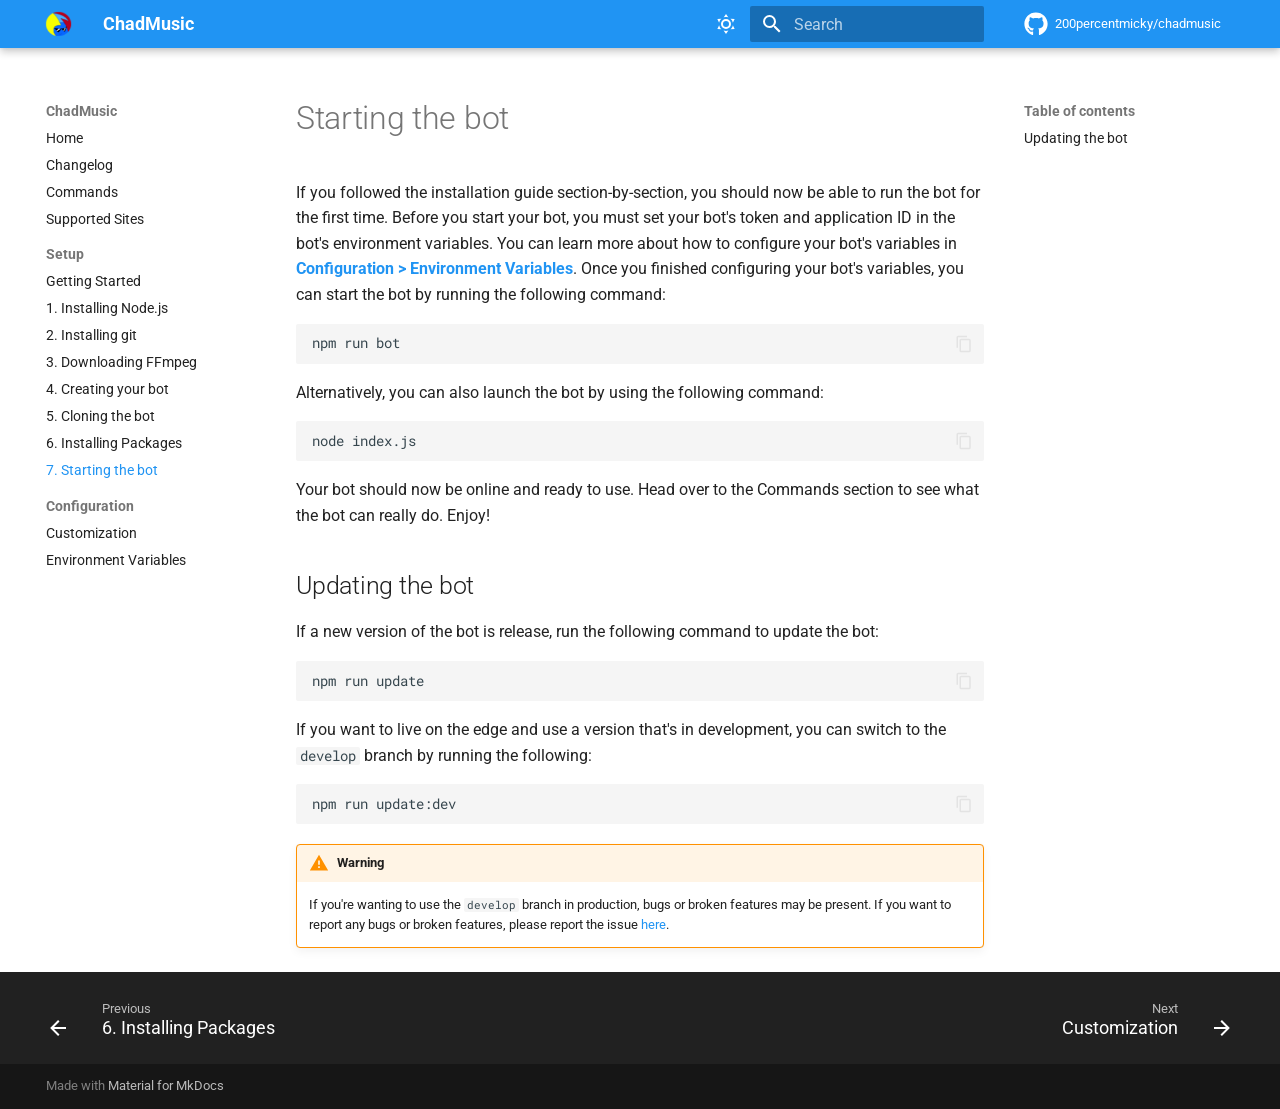
<file: setup/starting_the_bot/index.html>
<!doctype html>
<html lang="en" class="no-js">
  <head>
    
      <meta charset="utf-8">
      <meta name="viewport" content="width=device-width,initial-scale=1">
      
      
      
      
        <link rel="prev" href="../install_packages/">
      
      
        <link rel="next" href="../../configuration/customization/">
      
      
      <link rel="icon" href="../../assets/deejaytreefiddy.ico">
      <meta name="generator" content="mkdocs-1.6.1, mkdocs-material-9.6.3">
    
    
      
        <title>7. Starting the bot - ChadMusic</title>
      
    
    
      <link rel="stylesheet" href="../../assets/stylesheets/main.d7758b05.min.css">
      
        
        <link rel="stylesheet" href="../../assets/stylesheets/palette.06af60db.min.css">
      
      


    
    
      
    
    
      
        
        
        <link rel="preconnect" href="https://fonts.gstatic.com" crossorigin>
        <link rel="stylesheet" href="https://fonts.googleapis.com/css?family=Roboto:300,300i,400,400i,700,700i%7CRoboto+Mono:400,400i,700,700i&display=fallback">
        <style>:root{--md-text-font:"Roboto";--md-code-font:"Roboto Mono"}</style>
      
    
    
      <link rel="stylesheet" href="../../stylesheets/badge.css">
    
    <script>__md_scope=new URL("../..",location),__md_hash=e=>[...e].reduce(((e,_)=>(e<<5)-e+_.charCodeAt(0)),0),__md_get=(e,_=localStorage,t=__md_scope)=>JSON.parse(_.getItem(t.pathname+"."+e)),__md_set=(e,_,t=localStorage,a=__md_scope)=>{try{t.setItem(a.pathname+"."+e,JSON.stringify(_))}catch(e){}}</script>
    
      

    
    
    
  </head>
  
  
    
    
      
    
    
    
    
    <body dir="ltr" data-md-color-scheme="default" data-md-color-primary="blue" data-md-color-accent="light-blue">
  
    
    <input class="md-toggle" data-md-toggle="drawer" type="checkbox" id="__drawer" autocomplete="off">
    <input class="md-toggle" data-md-toggle="search" type="checkbox" id="__search" autocomplete="off">
    <label class="md-overlay" for="__drawer"></label>
    <div data-md-component="skip">
      
        
        <a href="#starting-the-bot" class="md-skip">
          Skip to content
        </a>
      
    </div>
    <div data-md-component="announce">
      
    </div>
    
    
      

  

<header class="md-header md-header--shadow" data-md-component="header">
  <nav class="md-header__inner md-grid" aria-label="Header">
    <a href="../.." title="ChadMusic" class="md-header__button md-logo" aria-label="ChadMusic" data-md-component="logo">
      
  <img src="../../assets/deejaytreefiddy.png" alt="logo">

    </a>
    <label class="md-header__button md-icon" for="__drawer">
      
      <svg xmlns="http://www.w3.org/2000/svg" viewBox="0 0 24 24"><path d="M3 6h18v2H3zm0 5h18v2H3zm0 5h18v2H3z"/></svg>
    </label>
    <div class="md-header__title" data-md-component="header-title">
      <div class="md-header__ellipsis">
        <div class="md-header__topic">
          <span class="md-ellipsis">
            ChadMusic
          </span>
        </div>
        <div class="md-header__topic" data-md-component="header-topic">
          <span class="md-ellipsis">
            
              7. Starting the bot
            
          </span>
        </div>
      </div>
    </div>
    
      
        <form class="md-header__option" data-md-component="palette">
  
    
    
    
    <input class="md-option" data-md-color-media="" data-md-color-scheme="default" data-md-color-primary="blue" data-md-color-accent="light-blue"  aria-label="Lights on! Click to toggle."  type="radio" name="__palette" id="__palette_0">
    
      <label class="md-header__button md-icon" title="Lights on! Click to toggle." for="__palette_1" hidden>
        <svg xmlns="http://www.w3.org/2000/svg" viewBox="0 0 24 24"><path d="M12 7a5 5 0 0 1 5 5 5 5 0 0 1-5 5 5 5 0 0 1-5-5 5 5 0 0 1 5-5m0 2a3 3 0 0 0-3 3 3 3 0 0 0 3 3 3 3 0 0 0 3-3 3 3 0 0 0-3-3m0-7 2.39 3.42C13.65 5.15 12.84 5 12 5s-1.65.15-2.39.42zM3.34 7l4.16-.35A7.2 7.2 0 0 0 5.94 8.5c-.44.74-.69 1.5-.83 2.29zm.02 10 1.76-3.77a7.131 7.131 0 0 0 2.38 4.14zM20.65 7l-1.77 3.79a7.02 7.02 0 0 0-2.38-4.15zm-.01 10-4.14.36c.59-.51 1.12-1.14 1.54-1.86.42-.73.69-1.5.83-2.29zM12 22l-2.41-3.44c.74.27 1.55.44 2.41.44.82 0 1.63-.17 2.37-.44z"/></svg>
      </label>
    
  
    
    
    
    <input class="md-option" data-md-color-media="" data-md-color-scheme="slate" data-md-color-primary="black" data-md-color-accent="blue"  aria-label="Lights off... Click to toggle."  type="radio" name="__palette" id="__palette_1">
    
      <label class="md-header__button md-icon" title="Lights off... Click to toggle." for="__palette_0" hidden>
        <svg xmlns="http://www.w3.org/2000/svg" viewBox="0 0 24 24"><path d="m17.75 4.09-2.53 1.94.91 3.06-2.63-1.81-2.63 1.81.91-3.06-2.53-1.94L12.44 4l1.06-3 1.06 3zm3.5 6.91-1.64 1.25.59 1.98-1.7-1.17-1.7 1.17.59-1.98L15.75 11l2.06-.05L18.5 9l.69 1.95zm-2.28 4.95c.83-.08 1.72 1.1 1.19 1.85-.32.45-.66.87-1.08 1.27C15.17 23 8.84 23 4.94 19.07c-3.91-3.9-3.91-10.24 0-14.14.4-.4.82-.76 1.27-1.08.75-.53 1.93.36 1.85 1.19-.27 2.86.69 5.83 2.89 8.02a9.96 9.96 0 0 0 8.02 2.89m-1.64 2.02a12.08 12.08 0 0 1-7.8-3.47c-2.17-2.19-3.33-5-3.49-7.82-2.81 3.14-2.7 7.96.31 10.98 3.02 3.01 7.84 3.12 10.98.31"/></svg>
      </label>
    
  
</form>
      
    
    
      <script>var palette=__md_get("__palette");if(palette&&palette.color){if("(prefers-color-scheme)"===palette.color.media){var media=matchMedia("(prefers-color-scheme: light)"),input=document.querySelector(media.matches?"[data-md-color-media='(prefers-color-scheme: light)']":"[data-md-color-media='(prefers-color-scheme: dark)']");palette.color.media=input.getAttribute("data-md-color-media"),palette.color.scheme=input.getAttribute("data-md-color-scheme"),palette.color.primary=input.getAttribute("data-md-color-primary"),palette.color.accent=input.getAttribute("data-md-color-accent")}for(var[key,value]of Object.entries(palette.color))document.body.setAttribute("data-md-color-"+key,value)}</script>
    
    
    
      <label class="md-header__button md-icon" for="__search">
        
        <svg xmlns="http://www.w3.org/2000/svg" viewBox="0 0 24 24"><path d="M9.5 3A6.5 6.5 0 0 1 16 9.5c0 1.61-.59 3.09-1.56 4.23l.27.27h.79l5 5-1.5 1.5-5-5v-.79l-.27-.27A6.52 6.52 0 0 1 9.5 16 6.5 6.5 0 0 1 3 9.5 6.5 6.5 0 0 1 9.5 3m0 2C7 5 5 7 5 9.5S7 14 9.5 14 14 12 14 9.5 12 5 9.5 5"/></svg>
      </label>
      <div class="md-search" data-md-component="search" role="dialog">
  <label class="md-search__overlay" for="__search"></label>
  <div class="md-search__inner" role="search">
    <form class="md-search__form" name="search">
      <input type="text" class="md-search__input" name="query" aria-label="Search" placeholder="Search" autocapitalize="off" autocorrect="off" autocomplete="off" spellcheck="false" data-md-component="search-query" required>
      <label class="md-search__icon md-icon" for="__search">
        
        <svg xmlns="http://www.w3.org/2000/svg" viewBox="0 0 24 24"><path d="M9.5 3A6.5 6.5 0 0 1 16 9.5c0 1.61-.59 3.09-1.56 4.23l.27.27h.79l5 5-1.5 1.5-5-5v-.79l-.27-.27A6.52 6.52 0 0 1 9.5 16 6.5 6.5 0 0 1 3 9.5 6.5 6.5 0 0 1 9.5 3m0 2C7 5 5 7 5 9.5S7 14 9.5 14 14 12 14 9.5 12 5 9.5 5"/></svg>
        
        <svg xmlns="http://www.w3.org/2000/svg" viewBox="0 0 24 24"><path d="M20 11v2H8l5.5 5.5-1.42 1.42L4.16 12l7.92-7.92L13.5 5.5 8 11z"/></svg>
      </label>
      <nav class="md-search__options" aria-label="Search">
        
        <button type="reset" class="md-search__icon md-icon" title="Clear" aria-label="Clear" tabindex="-1">
          
          <svg xmlns="http://www.w3.org/2000/svg" viewBox="0 0 24 24"><path d="M19 6.41 17.59 5 12 10.59 6.41 5 5 6.41 10.59 12 5 17.59 6.41 19 12 13.41 17.59 19 19 17.59 13.41 12z"/></svg>
        </button>
      </nav>
      
    </form>
    <div class="md-search__output">
      <div class="md-search__scrollwrap" tabindex="0" data-md-scrollfix>
        <div class="md-search-result" data-md-component="search-result">
          <div class="md-search-result__meta">
            Initializing search
          </div>
          <ol class="md-search-result__list" role="presentation"></ol>
        </div>
      </div>
    </div>
  </div>
</div>
    
    
      <div class="md-header__source">
        <a href="https://github.com/200percentmicky/chadmusic" title="Go to repository" class="md-source" data-md-component="source">
  <div class="md-source__icon md-icon">
    
    <svg xmlns="http://www.w3.org/2000/svg" viewBox="0 0 496 512"><!--! Font Awesome Free 6.7.2 by @fontawesome - https://fontawesome.com License - https://fontawesome.com/license/free (Icons: CC BY 4.0, Fonts: SIL OFL 1.1, Code: MIT License) Copyright 2024 Fonticons, Inc.--><path d="M165.9 397.4c0 2-2.3 3.6-5.2 3.6-3.3.3-5.6-1.3-5.6-3.6 0-2 2.3-3.6 5.2-3.6 3-.3 5.6 1.3 5.6 3.6m-31.1-4.5c-.7 2 1.3 4.3 4.3 4.9 2.6 1 5.6 0 6.2-2s-1.3-4.3-4.3-5.2c-2.6-.7-5.5.3-6.2 2.3m44.2-1.7c-2.9.7-4.9 2.6-4.6 4.9.3 2 2.9 3.3 5.9 2.6 2.9-.7 4.9-2.6 4.6-4.6-.3-1.9-3-3.2-5.9-2.9M244.8 8C106.1 8 0 113.3 0 252c0 110.9 69.8 205.8 169.5 239.2 12.8 2.3 17.3-5.6 17.3-12.1 0-6.2-.3-40.4-.3-61.4 0 0-70 15-84.7-29.8 0 0-11.4-29.1-27.8-36.6 0 0-22.9-15.7 1.6-15.4 0 0 24.9 2 38.6 25.8 21.9 38.6 58.6 27.5 72.9 20.9 2.3-16 8.8-27.1 16-33.7-55.9-6.2-112.3-14.3-112.3-110.5 0-27.5 7.6-41.3 23.6-58.9-2.6-6.5-11.1-33.3 2.6-67.9 20.9-6.5 69 27 69 27 20-5.6 41.5-8.5 62.8-8.5s42.8 2.9 62.8 8.5c0 0 48.1-33.6 69-27 13.7 34.7 5.2 61.4 2.6 67.9 16 17.7 25.8 31.5 25.8 58.9 0 96.5-58.9 104.2-114.8 110.5 9.2 7.9 17 22.9 17 46.4 0 33.7-.3 75.4-.3 83.6 0 6.5 4.6 14.4 17.3 12.1C428.2 457.8 496 362.9 496 252 496 113.3 383.5 8 244.8 8M97.2 352.9c-1.3 1-1 3.3.7 5.2 1.6 1.6 3.9 2.3 5.2 1 1.3-1 1-3.3-.7-5.2-1.6-1.6-3.9-2.3-5.2-1m-10.8-8.1c-.7 1.3.3 2.9 2.3 3.9 1.6 1 3.6.7 4.3-.7.7-1.3-.3-2.9-2.3-3.9-2-.6-3.6-.3-4.3.7m32.4 35.6c-1.6 1.3-1 4.3 1.3 6.2 2.3 2.3 5.2 2.6 6.5 1 1.3-1.3.7-4.3-1.3-6.2-2.2-2.3-5.2-2.6-6.5-1m-11.4-14.7c-1.6 1-1.6 3.6 0 5.9s4.3 3.3 5.6 2.3c1.6-1.3 1.6-3.9 0-6.2-1.4-2.3-4-3.3-5.6-2"/></svg>
  </div>
  <div class="md-source__repository">
    200percentmicky/chadmusic
  </div>
</a>
      </div>
    
  </nav>
  
</header>
    
    <div class="md-container" data-md-component="container">
      
      
        
          
        
      
      <main class="md-main" data-md-component="main">
        <div class="md-main__inner md-grid">
          
            
              
              <div class="md-sidebar md-sidebar--primary" data-md-component="sidebar" data-md-type="navigation" >
                <div class="md-sidebar__scrollwrap">
                  <div class="md-sidebar__inner">
                    



<nav class="md-nav md-nav--primary" aria-label="Navigation" data-md-level="0">
  <label class="md-nav__title" for="__drawer">
    <a href="../.." title="ChadMusic" class="md-nav__button md-logo" aria-label="ChadMusic" data-md-component="logo">
      
  <img src="../../assets/deejaytreefiddy.png" alt="logo">

    </a>
    ChadMusic
  </label>
  
    <div class="md-nav__source">
      <a href="https://github.com/200percentmicky/chadmusic" title="Go to repository" class="md-source" data-md-component="source">
  <div class="md-source__icon md-icon">
    
    <svg xmlns="http://www.w3.org/2000/svg" viewBox="0 0 496 512"><!--! Font Awesome Free 6.7.2 by @fontawesome - https://fontawesome.com License - https://fontawesome.com/license/free (Icons: CC BY 4.0, Fonts: SIL OFL 1.1, Code: MIT License) Copyright 2024 Fonticons, Inc.--><path d="M165.9 397.4c0 2-2.3 3.6-5.2 3.6-3.3.3-5.6-1.3-5.6-3.6 0-2 2.3-3.6 5.2-3.6 3-.3 5.6 1.3 5.6 3.6m-31.1-4.5c-.7 2 1.3 4.3 4.3 4.9 2.6 1 5.6 0 6.2-2s-1.3-4.3-4.3-5.2c-2.6-.7-5.5.3-6.2 2.3m44.2-1.7c-2.9.7-4.9 2.6-4.6 4.9.3 2 2.9 3.3 5.9 2.6 2.9-.7 4.9-2.6 4.6-4.6-.3-1.9-3-3.2-5.9-2.9M244.8 8C106.1 8 0 113.3 0 252c0 110.9 69.8 205.8 169.5 239.2 12.8 2.3 17.3-5.6 17.3-12.1 0-6.2-.3-40.4-.3-61.4 0 0-70 15-84.7-29.8 0 0-11.4-29.1-27.8-36.6 0 0-22.9-15.7 1.6-15.4 0 0 24.9 2 38.6 25.8 21.9 38.6 58.6 27.5 72.9 20.9 2.3-16 8.8-27.1 16-33.7-55.9-6.2-112.3-14.3-112.3-110.5 0-27.5 7.6-41.3 23.6-58.9-2.6-6.5-11.1-33.3 2.6-67.9 20.9-6.5 69 27 69 27 20-5.6 41.5-8.5 62.8-8.5s42.8 2.9 62.8 8.5c0 0 48.1-33.6 69-27 13.7 34.7 5.2 61.4 2.6 67.9 16 17.7 25.8 31.5 25.8 58.9 0 96.5-58.9 104.2-114.8 110.5 9.2 7.9 17 22.9 17 46.4 0 33.7-.3 75.4-.3 83.6 0 6.5 4.6 14.4 17.3 12.1C428.2 457.8 496 362.9 496 252 496 113.3 383.5 8 244.8 8M97.2 352.9c-1.3 1-1 3.3.7 5.2 1.6 1.6 3.9 2.3 5.2 1 1.3-1 1-3.3-.7-5.2-1.6-1.6-3.9-2.3-5.2-1m-10.8-8.1c-.7 1.3.3 2.9 2.3 3.9 1.6 1 3.6.7 4.3-.7.7-1.3-.3-2.9-2.3-3.9-2-.6-3.6-.3-4.3.7m32.4 35.6c-1.6 1.3-1 4.3 1.3 6.2 2.3 2.3 5.2 2.6 6.5 1 1.3-1.3.7-4.3-1.3-6.2-2.2-2.3-5.2-2.6-6.5-1m-11.4-14.7c-1.6 1-1.6 3.6 0 5.9s4.3 3.3 5.6 2.3c1.6-1.3 1.6-3.9 0-6.2-1.4-2.3-4-3.3-5.6-2"/></svg>
  </div>
  <div class="md-source__repository">
    200percentmicky/chadmusic
  </div>
</a>
    </div>
  
  <ul class="md-nav__list" data-md-scrollfix>
    
      
      
  
  
  
  
    <li class="md-nav__item">
      <a href="../.." class="md-nav__link">
        
  
  <span class="md-ellipsis">
    Home
    
  </span>
  

      </a>
    </li>
  

    
      
      
  
  
  
  
    <li class="md-nav__item">
      <a href="../../changelog/" class="md-nav__link">
        
  
  <span class="md-ellipsis">
    Changelog
    
  </span>
  

      </a>
    </li>
  

    
      
      
  
  
  
  
    <li class="md-nav__item">
      <a href="../../commands/" class="md-nav__link">
        
  
  <span class="md-ellipsis">
    Commands
    
  </span>
  

      </a>
    </li>
  

    
      
      
  
  
  
  
    <li class="md-nav__item">
      <a href="../../supported_sites/" class="md-nav__link">
        
  
  <span class="md-ellipsis">
    Supported Sites
    
  </span>
  

      </a>
    </li>
  

    
      
      
  
  
    
  
  
  
    
    
      
        
      
        
      
        
      
        
      
        
      
        
      
        
      
        
      
    
    
      
        
        
      
    
    
      
    
    <li class="md-nav__item md-nav__item--active md-nav__item--section md-nav__item--nested">
      
        
        
        <input class="md-nav__toggle md-toggle " type="checkbox" id="__nav_5" checked>
        
          
          <label class="md-nav__link" for="__nav_5" id="__nav_5_label" tabindex="">
            
  
  <span class="md-ellipsis">
    Setup
    
  </span>
  

            <span class="md-nav__icon md-icon"></span>
          </label>
        
        <nav class="md-nav" data-md-level="1" aria-labelledby="__nav_5_label" aria-expanded="true">
          <label class="md-nav__title" for="__nav_5">
            <span class="md-nav__icon md-icon"></span>
            Setup
          </label>
          <ul class="md-nav__list" data-md-scrollfix>
            
              
                
  
  
  
  
    <li class="md-nav__item">
      <a href="../getting_started/" class="md-nav__link">
        
  
  <span class="md-ellipsis">
    Getting Started
    
  </span>
  

      </a>
    </li>
  

              
            
              
                
  
  
  
  
    <li class="md-nav__item">
      <a href="../install_node/" class="md-nav__link">
        
  
  <span class="md-ellipsis">
    1. Installing Node.js
    
  </span>
  

      </a>
    </li>
  

              
            
              
                
  
  
  
  
    <li class="md-nav__item">
      <a href="../install_git/" class="md-nav__link">
        
  
  <span class="md-ellipsis">
    2. Installing git
    
  </span>
  

      </a>
    </li>
  

              
            
              
                
  
  
  
  
    <li class="md-nav__item">
      <a href="../install_ffmpeg/" class="md-nav__link">
        
  
  <span class="md-ellipsis">
    3. Downloading FFmpeg
    
  </span>
  

      </a>
    </li>
  

              
            
              
                
  
  
  
  
    <li class="md-nav__item">
      <a href="../creating_app/" class="md-nav__link">
        
  
  <span class="md-ellipsis">
    4. Creating your bot
    
  </span>
  

      </a>
    </li>
  

              
            
              
                
  
  
  
  
    <li class="md-nav__item">
      <a href="../cloning_the_bot/" class="md-nav__link">
        
  
  <span class="md-ellipsis">
    5. Cloning the bot
    
  </span>
  

      </a>
    </li>
  

              
            
              
                
  
  
  
  
    <li class="md-nav__item">
      <a href="../install_packages/" class="md-nav__link">
        
  
  <span class="md-ellipsis">
    6. Installing Packages
    
  </span>
  

      </a>
    </li>
  

              
            
              
                
  
  
    
  
  
  
    <li class="md-nav__item md-nav__item--active">
      
      <input class="md-nav__toggle md-toggle" type="checkbox" id="__toc">
      
      
        
      
      
        <label class="md-nav__link md-nav__link--active" for="__toc">
          
  
  <span class="md-ellipsis">
    7. Starting the bot
    
  </span>
  

          <span class="md-nav__icon md-icon"></span>
        </label>
      
      <a href="./" class="md-nav__link md-nav__link--active">
        
  
  <span class="md-ellipsis">
    7. Starting the bot
    
  </span>
  

      </a>
      
        

<nav class="md-nav md-nav--secondary" aria-label="Table of contents">
  
  
  
    
  
  
    <label class="md-nav__title" for="__toc">
      <span class="md-nav__icon md-icon"></span>
      Table of contents
    </label>
    <ul class="md-nav__list" data-md-component="toc" data-md-scrollfix>
      
        <li class="md-nav__item">
  <a href="#updating-the-bot" class="md-nav__link">
    <span class="md-ellipsis">
      Updating the bot
    </span>
  </a>
  
</li>
      
    </ul>
  
</nav>
      
    </li>
  

              
            
          </ul>
        </nav>
      
    </li>
  

    
      
      
  
  
  
  
    
    
      
        
      
        
      
    
    
      
        
        
      
    
    
      
    
    <li class="md-nav__item md-nav__item--section md-nav__item--nested">
      
        
        
        <input class="md-nav__toggle md-toggle " type="checkbox" id="__nav_6" >
        
          
          <label class="md-nav__link" for="__nav_6" id="__nav_6_label" tabindex="">
            
  
  <span class="md-ellipsis">
    Configuration
    
  </span>
  

            <span class="md-nav__icon md-icon"></span>
          </label>
        
        <nav class="md-nav" data-md-level="1" aria-labelledby="__nav_6_label" aria-expanded="false">
          <label class="md-nav__title" for="__nav_6">
            <span class="md-nav__icon md-icon"></span>
            Configuration
          </label>
          <ul class="md-nav__list" data-md-scrollfix>
            
              
                
  
  
  
  
    <li class="md-nav__item">
      <a href="../../configuration/customization/" class="md-nav__link">
        
  
  <span class="md-ellipsis">
    Customization
    
  </span>
  

      </a>
    </li>
  

              
            
              
                
  
  
  
  
    <li class="md-nav__item">
      <a href="../../configuration/env_variables/" class="md-nav__link">
        
  
  <span class="md-ellipsis">
    Environment Variables
    
  </span>
  

      </a>
    </li>
  

              
            
          </ul>
        </nav>
      
    </li>
  

    
  </ul>
</nav>
                  </div>
                </div>
              </div>
            
            
              
              <div class="md-sidebar md-sidebar--secondary" data-md-component="sidebar" data-md-type="toc" >
                <div class="md-sidebar__scrollwrap">
                  <div class="md-sidebar__inner">
                    

<nav class="md-nav md-nav--secondary" aria-label="Table of contents">
  
  
  
    
  
  
    <label class="md-nav__title" for="__toc">
      <span class="md-nav__icon md-icon"></span>
      Table of contents
    </label>
    <ul class="md-nav__list" data-md-component="toc" data-md-scrollfix>
      
        <li class="md-nav__item">
  <a href="#updating-the-bot" class="md-nav__link">
    <span class="md-ellipsis">
      Updating the bot
    </span>
  </a>
  
</li>
      
    </ul>
  
</nav>
                  </div>
                </div>
              </div>
            
          
          
            <div class="md-content" data-md-component="content">
              <article class="md-content__inner md-typeset">
                
                  


  
  


<h1 id="starting-the-bot">Starting the bot</h1>
<p>If you followed the installation guide section-by-section, you should now be able to run the bot for the first time. Before you start your bot, you must set your bot's token and application ID in the bot's environment variables. You can learn more about how to configure your bot's variables in <strong><a href="../../configuration/env_variables/">Configuration &gt; Environment Variables</a></strong>. Once you finished configuring your bot's variables, you can start the bot by running the following command:</p>
<div class="highlight"><pre><span></span><code>npm run bot
</code></pre></div>
<p>Alternatively, you can also launch the bot by using the following command:</p>
<div class="highlight"><pre><span></span><code>node index.js
</code></pre></div>
<p>Your bot should now be online and ready to use. Head over to the Commands section to see what the bot can really do. Enjoy!</p>
<h2 id="updating-the-bot">Updating the bot</h2>
<p>If a new version of the bot is release, run the following command to update the bot:</p>
<div class="highlight"><pre><span></span><code>npm run update
</code></pre></div>
<p>If you want to live on the edge and use a version that's in development, you can switch to the <code>develop</code> branch by running the following:</p>
<div class="highlight"><pre><span></span><code>npm run update:dev
</code></pre></div>
<div class="admonition warning">
<p class="admonition-title">Warning</p>
<p>If you're wanting to use the <code>develop</code> branch in production, bugs or broken features may be present. If you want to report any bugs or broken features, please report the issue <a href="https://github.com/200percentmicky/chadmusic/issues">here</a>.</p>
</div>












                
              </article>
            </div>
          
          
<script>var target=document.getElementById(location.hash.slice(1));target&&target.name&&(target.checked=target.name.startsWith("__tabbed_"))</script>
        </div>
        
          <button type="button" class="md-top md-icon" data-md-component="top" hidden>
  
  <svg xmlns="http://www.w3.org/2000/svg" viewBox="0 0 24 24"><path d="M13 20h-2V8l-5.5 5.5-1.42-1.42L12 4.16l7.92 7.92-1.42 1.42L13 8z"/></svg>
  Back to top
</button>
        
      </main>
      
        <footer class="md-footer">
  
    
      
      <nav class="md-footer__inner md-grid" aria-label="Footer" >
        
          
          <a href="../install_packages/" class="md-footer__link md-footer__link--prev" aria-label="Previous: 6. Installing Packages">
            <div class="md-footer__button md-icon">
              
              <svg xmlns="http://www.w3.org/2000/svg" viewBox="0 0 24 24"><path d="M20 11v2H8l5.5 5.5-1.42 1.42L4.16 12l7.92-7.92L13.5 5.5 8 11z"/></svg>
            </div>
            <div class="md-footer__title">
              <span class="md-footer__direction">
                Previous
              </span>
              <div class="md-ellipsis">
                6. Installing Packages
              </div>
            </div>
          </a>
        
        
          
          <a href="../../configuration/customization/" class="md-footer__link md-footer__link--next" aria-label="Next: Customization">
            <div class="md-footer__title">
              <span class="md-footer__direction">
                Next
              </span>
              <div class="md-ellipsis">
                Customization
              </div>
            </div>
            <div class="md-footer__button md-icon">
              
              <svg xmlns="http://www.w3.org/2000/svg" viewBox="0 0 24 24"><path d="M4 11v2h12l-5.5 5.5 1.42 1.42L19.84 12l-7.92-7.92L10.5 5.5 16 11z"/></svg>
            </div>
          </a>
        
      </nav>
    
  
  <div class="md-footer-meta md-typeset">
    <div class="md-footer-meta__inner md-grid">
      <div class="md-copyright">
  
  
    Made with
    <a href="https://squidfunk.github.io/mkdocs-material/" target="_blank" rel="noopener">
      Material for MkDocs
    </a>
  
</div>
      
    </div>
  </div>
</footer>
      
    </div>
    <div class="md-dialog" data-md-component="dialog">
      <div class="md-dialog__inner md-typeset"></div>
    </div>
    
    
    <script id="__config" type="application/json">{"base": "../..", "features": ["content.tooltips", "content.code.copy", "navigation.sections", "navigation.top", "navigation.prune", "navigation.path", "navigation.indexes", "navigation.footer"], "search": "../../assets/javascripts/workers/search.f8cc74c7.min.js", "translations": {"clipboard.copied": "Copied to clipboard", "clipboard.copy": "Copy to clipboard", "search.result.more.one": "1 more on this page", "search.result.more.other": "# more on this page", "search.result.none": "No matching documents", "search.result.one": "1 matching document", "search.result.other": "# matching documents", "search.result.placeholder": "Type to start searching", "search.result.term.missing": "Missing", "select.version": "Select version"}}</script>
    
    
      <script src="../../assets/javascripts/bundle.f1b6f286.min.js"></script>
      
    
  </body>
</html>
</file>
<file: stylesheets/badge.css>
.badge-info {
    outline-style: solid;
    font-size: 13px;
    outline-width: 1px;
    padding: 4px 8px;
    text-align: center;
    border-radius: 3px;
    outline-color: #00bad6;
    background-color: #00b8d418;
}

.badge-warn {
    outline-style: solid;
    font-size: 13px;
    outline-width: 1px;
    padding: 4px 8px;
    text-align: center;
    border-radius: 3px;
    outline-color: #ff9100;
    background-color: #ff91001e;
}

.badge-danger {
    outline-style: solid;
    font-size: 13px;
    outline-width: 1px;
    padding: 4px 8px;
    text-align: center;
    border-radius: 3px;
    outline-color: #ff5252;
    background-color: #ff52521a;
}
</file>
<file: assets/stylesheets/main.d7758b05.min.css>
@charset "UTF-8";html{-webkit-text-size-adjust:none;-moz-text-size-adjust:none;text-size-adjust:none;box-sizing:border-box}*,:after,:before{box-sizing:inherit}@media (prefers-reduced-motion){*,:after,:before{transition:none!important}}body{margin:0}a,button,input,label{-webkit-tap-highlight-color:transparent}a{color:inherit;text-decoration:none}hr{border:0;box-sizing:initial;display:block;height:.05rem;overflow:visible;padding:0}small{font-size:80%}sub,sup{line-height:1em}img{border-style:none}table{border-collapse:initial;border-spacing:0}td,th{font-weight:400;vertical-align:top}button{background:#0000;border:0;font-family:inherit;font-size:inherit;margin:0;padding:0}input{border:0;outline:none}:root{--md-primary-fg-color:#4051b5;--md-primary-fg-color--light:#5d6cc0;--md-primary-fg-color--dark:#303fa1;--md-primary-bg-color:#fff;--md-primary-bg-color--light:#ffffffb3;--md-accent-fg-color:#526cfe;--md-accent-fg-color--transparent:#526cfe1a;--md-accent-bg-color:#fff;--md-accent-bg-color--light:#ffffffb3}[data-md-color-scheme=default]{color-scheme:light}[data-md-color-scheme=default] img[src$="#gh-dark-mode-only"],[data-md-color-scheme=default] img[src$="#only-dark"]{display:none}:root,[data-md-color-scheme=default]{--md-hue:225deg;--md-default-fg-color:#000000de;--md-default-fg-color--light:#0000008a;--md-default-fg-color--lighter:#00000052;--md-default-fg-color--lightest:#00000012;--md-default-bg-color:#fff;--md-default-bg-color--light:#ffffffb3;--md-default-bg-color--lighter:#ffffff4d;--md-default-bg-color--lightest:#ffffff1f;--md-code-fg-color:#36464e;--md-code-bg-color:#f5f5f5;--md-code-hl-color:#4287ff;--md-code-hl-color--light:#4287ff1a;--md-code-hl-number-color:#d52a2a;--md-code-hl-special-color:#db1457;--md-code-hl-function-color:#a846b9;--md-code-hl-constant-color:#6e59d9;--md-code-hl-keyword-color:#3f6ec6;--md-code-hl-string-color:#1c7d4d;--md-code-hl-name-color:var(--md-code-fg-color);--md-code-hl-operator-color:var(--md-default-fg-color--light);--md-code-hl-punctuation-color:var(--md-default-fg-color--light);--md-code-hl-comment-color:var(--md-default-fg-color--light);--md-code-hl-generic-color:var(--md-default-fg-color--light);--md-code-hl-variable-color:var(--md-default-fg-color--light);--md-typeset-color:var(--md-default-fg-color);--md-typeset-a-color:var(--md-primary-fg-color);--md-typeset-del-color:#f5503d26;--md-typeset-ins-color:#0bd57026;--md-typeset-kbd-color:#fafafa;--md-typeset-kbd-accent-color:#fff;--md-typeset-kbd-border-color:#b8b8b8;--md-typeset-mark-color:#ffff0080;--md-typeset-table-color:#0000001f;--md-typeset-table-color--light:rgba(0,0,0,.035);--md-admonition-fg-color:var(--md-default-fg-color);--md-admonition-bg-color:var(--md-default-bg-color);--md-warning-fg-color:#000000de;--md-warning-bg-color:#ff9;--md-footer-fg-color:#fff;--md-footer-fg-color--light:#ffffffb3;--md-footer-fg-color--lighter:#ffffff73;--md-footer-bg-color:#000000de;--md-footer-bg-color--dark:#00000052;--md-shadow-z1:0 0.2rem 0.5rem #0000000d,0 0 0.05rem #0000001a;--md-shadow-z2:0 0.2rem 0.5rem #0000001a,0 0 0.05rem #00000040;--md-shadow-z3:0 0.2rem 0.5rem #0003,0 0 0.05rem #00000059}.md-icon svg{fill:currentcolor;display:block;height:1.2rem;width:1.2rem}body{-webkit-font-smoothing:antialiased;-moz-osx-font-smoothing:grayscale;--md-text-font-family:var(--md-text-font,_),-apple-system,BlinkMacSystemFont,Helvetica,Arial,sans-serif;--md-code-font-family:var(--md-code-font,_),SFMono-Regular,Consolas,Menlo,monospace}aside,body,input{font-feature-settings:"kern","liga";color:var(--md-typeset-color);font-family:var(--md-text-font-family)}code,kbd,pre{font-feature-settings:"kern";font-family:var(--md-code-font-family)}:root{--md-typeset-table-sort-icon:url('data:image/svg+xml;charset=utf-8,<svg xmlns="http://www.w3.org/2000/svg" viewBox="0 0 24 24"><path d="m18 21-4-4h3V7h-3l4-4 4 4h-3v10h3M2 19v-2h10v2M2 13v-2h7v2M2 7V5h4v2z"/></svg>');--md-typeset-table-sort-icon--asc:url('data:image/svg+xml;charset=utf-8,<svg xmlns="http://www.w3.org/2000/svg" viewBox="0 0 24 24"><path d="M19 17h3l-4 4-4-4h3V3h2M2 17h10v2H2M6 5v2H2V5m0 6h7v2H2z"/></svg>');--md-typeset-table-sort-icon--desc:url('data:image/svg+xml;charset=utf-8,<svg xmlns="http://www.w3.org/2000/svg" viewBox="0 0 24 24"><path d="M19 7h3l-4-4-4 4h3v14h2M2 17h10v2H2M6 5v2H2V5m0 6h7v2H2z"/></svg>')}.md-typeset{-webkit-print-color-adjust:exact;color-adjust:exact;font-size:.8rem;line-height:1.6;overflow-wrap:break-word}@media print{.md-typeset{font-size:.68rem}}.md-typeset blockquote,.md-typeset dl,.md-typeset figure,.md-typeset ol,.md-typeset pre,.md-typeset ul{margin-bottom:1em;margin-top:1em}.md-typeset h1{color:var(--md-default-fg-color--light);font-size:2em;line-height:1.3;margin:0 0 1.25em}.md-typeset h1,.md-typeset h2{font-weight:300;letter-spacing:-.01em}.md-typeset h2{font-size:1.5625em;line-height:1.4;margin:1.6em 0 .64em}.md-typeset h3{font-size:1.25em;font-weight:400;letter-spacing:-.01em;line-height:1.5;margin:1.6em 0 .8em}.md-typeset h2+h3{margin-top:.8em}.md-typeset h4{font-weight:700;letter-spacing:-.01em;margin:1em 0}.md-typeset h5,.md-typeset h6{color:var(--md-default-fg-color--light);font-size:.8em;font-weight:700;letter-spacing:-.01em;margin:1.25em 0}.md-typeset h5{text-transform:uppercase}.md-typeset h5 code{text-transform:none}.md-typeset hr{border-bottom:.05rem solid var(--md-default-fg-color--lightest);display:flow-root;margin:1.5em 0}.md-typeset a{color:var(--md-typeset-a-color);word-break:break-word}.md-typeset a,.md-typeset a:before{transition:color 125ms}.md-typeset a:focus,.md-typeset a:hover{color:var(--md-accent-fg-color)}.md-typeset a:focus code,.md-typeset a:hover code{background-color:var(--md-accent-fg-color--transparent)}.md-typeset a code{color:currentcolor;transition:background-color 125ms}.md-typeset a.focus-visible{outline-color:var(--md-accent-fg-color);outline-offset:.2rem}.md-typeset code,.md-typeset kbd,.md-typeset pre{color:var(--md-code-fg-color);direction:ltr;font-variant-ligatures:none}@media print{.md-typeset code,.md-typeset kbd,.md-typeset pre{white-space:pre-wrap}}.md-typeset code{background-color:var(--md-code-bg-color);border-radius:.1rem;-webkit-box-decoration-break:clone;box-decoration-break:clone;font-size:.85em;padding:0 .2941176471em;word-break:break-word}.md-typeset code:not(.focus-visible){-webkit-tap-highlight-color:transparent;outline:none}.md-typeset pre{display:flow-root;line-height:1.4;position:relative}.md-typeset pre>code{-webkit-box-decoration-break:slice;box-decoration-break:slice;box-shadow:none;display:block;margin:0;outline-color:var(--md-accent-fg-color);overflow:auto;padding:.7720588235em 1.1764705882em;scrollbar-color:var(--md-default-fg-color--lighter) #0000;scrollbar-width:thin;touch-action:auto;word-break:normal}.md-typeset pre>code:hover{scrollbar-color:var(--md-accent-fg-color) #0000}.md-typeset pre>code::-webkit-scrollbar{height:.2rem;width:.2rem}.md-typeset pre>code::-webkit-scrollbar-thumb{background-color:var(--md-default-fg-color--lighter)}.md-typeset pre>code::-webkit-scrollbar-thumb:hover{background-color:var(--md-accent-fg-color)}.md-typeset kbd{background-color:var(--md-typeset-kbd-color);border-radius:.1rem;box-shadow:0 .1rem 0 .05rem var(--md-typeset-kbd-border-color),0 .1rem 0 var(--md-typeset-kbd-border-color),0 -.1rem .2rem var(--md-typeset-kbd-accent-color) inset;color:var(--md-default-fg-color);display:inline-block;font-size:.75em;padding:0 .6666666667em;vertical-align:text-top;word-break:break-word}.md-typeset mark{background-color:var(--md-typeset-mark-color);-webkit-box-decoration-break:clone;box-decoration-break:clone;color:inherit;word-break:break-word}.md-typeset abbr{border-bottom:.05rem dotted var(--md-default-fg-color--light);cursor:help;text-decoration:none}.md-typeset small{opacity:.75}[dir=ltr] .md-typeset sub,[dir=ltr] .md-typeset sup{margin-left:.078125em}[dir=rtl] .md-typeset sub,[dir=rtl] .md-typeset sup{margin-right:.078125em}[dir=ltr] .md-typeset blockquote{padding-left:.6rem}[dir=rtl] .md-typeset blockquote{padding-right:.6rem}[dir=ltr] .md-typeset blockquote{border-left:.2rem solid var(--md-default-fg-color--lighter)}[dir=rtl] .md-typeset blockquote{border-right:.2rem solid var(--md-default-fg-color--lighter)}.md-typeset blockquote{color:var(--md-default-fg-color--light);margin-left:0;margin-right:0}.md-typeset ul{list-style-type:disc}.md-typeset ul[type]{list-style-type:revert-layer}[dir=ltr] .md-typeset ol,[dir=ltr] .md-typeset ul{margin-left:.625em}[dir=rtl] .md-typeset ol,[dir=rtl] .md-typeset ul{margin-right:.625em}.md-typeset ol,.md-typeset ul{padding:0}.md-typeset ol:not([hidden]),.md-typeset ul:not([hidden]){display:flow-root}.md-typeset ol ol,.md-typeset ul ol{list-style-type:lower-alpha}.md-typeset ol ol ol,.md-typeset ul ol ol{list-style-type:lower-roman}.md-typeset ol ol ol ol,.md-typeset ul ol ol ol{list-style-type:upper-alpha}.md-typeset ol ol ol ol ol,.md-typeset ul ol ol ol ol{list-style-type:upper-roman}.md-typeset ol[type],.md-typeset ul[type]{list-style-type:revert-layer}[dir=ltr] .md-typeset ol li,[dir=ltr] .md-typeset ul li{margin-left:1.25em}[dir=rtl] .md-typeset ol li,[dir=rtl] .md-typeset ul li{margin-right:1.25em}.md-typeset ol li,.md-typeset ul li{margin-bottom:.5em}.md-typeset ol li blockquote,.md-typeset ol li p,.md-typeset ul li blockquote,.md-typeset ul li p{margin:.5em 0}.md-typeset ol li:last-child,.md-typeset ul li:last-child{margin-bottom:0}[dir=ltr] .md-typeset ol li ol,[dir=ltr] .md-typeset ol li ul,[dir=ltr] .md-typeset ul li ol,[dir=ltr] .md-typeset ul li ul{margin-left:.625em}[dir=rtl] .md-typeset ol li ol,[dir=rtl] .md-typeset ol li ul,[dir=rtl] .md-typeset ul li ol,[dir=rtl] .md-typeset ul li ul{margin-right:.625em}.md-typeset ol li ol,.md-typeset ol li ul,.md-typeset ul li ol,.md-typeset ul li ul{margin-bottom:.5em;margin-top:.5em}[dir=ltr] .md-typeset dd{margin-left:1.875em}[dir=rtl] .md-typeset dd{margin-right:1.875em}.md-typeset dd{margin-bottom:1.5em;margin-top:1em}.md-typeset img,.md-typeset svg,.md-typeset video{height:auto;max-width:100%}.md-typeset img[align=left]{margin:1em 1em 1em 0}.md-typeset img[align=right]{margin:1em 0 1em 1em}.md-typeset img[align]:only-child{margin-top:0}.md-typeset figure{display:flow-root;margin:1em auto;max-width:100%;text-align:center;width:-moz-fit-content;width:fit-content}.md-typeset figure img{display:block;margin:0 auto}.md-typeset figcaption{font-style:italic;margin:1em auto;max-width:24rem}.md-typeset iframe{max-width:100%}.md-typeset table:not([class]){background-color:var(--md-default-bg-color);border:.05rem solid var(--md-typeset-table-color);border-radius:.1rem;display:inline-block;font-size:.64rem;max-width:100%;overflow:auto;touch-action:auto}@media print{.md-typeset table:not([class]){display:table}}.md-typeset table:not([class])+*{margin-top:1.5em}.md-typeset table:not([class]) td>:first-child,.md-typeset table:not([class]) th>:first-child{margin-top:0}.md-typeset table:not([class]) td>:last-child,.md-typeset table:not([class]) th>:last-child{margin-bottom:0}.md-typeset table:not([class]) td:not([align]),.md-typeset table:not([class]) th:not([align]){text-align:left}[dir=rtl] .md-typeset table:not([class]) td:not([align]),[dir=rtl] .md-typeset table:not([class]) th:not([align]){text-align:right}.md-typeset table:not([class]) th{font-weight:700;min-width:5rem;padding:.9375em 1.25em;vertical-align:top}.md-typeset table:not([class]) td{border-top:.05rem solid var(--md-typeset-table-color);padding:.9375em 1.25em;vertical-align:top}.md-typeset table:not([class]) tbody tr{transition:background-color 125ms}.md-typeset table:not([class]) tbody tr:hover{background-color:var(--md-typeset-table-color--light);box-shadow:0 .05rem 0 var(--md-default-bg-color) inset}.md-typeset table:not([class]) a{word-break:normal}.md-typeset table th[role=columnheader]{cursor:pointer}[dir=ltr] .md-typeset table th[role=columnheader]:after{margin-left:.5em}[dir=rtl] .md-typeset table th[role=columnheader]:after{margin-right:.5em}.md-typeset table th[role=columnheader]:after{content:"";display:inline-block;height:1.2em;-webkit-mask-image:var(--md-typeset-table-sort-icon);mask-image:var(--md-typeset-table-sort-icon);-webkit-mask-repeat:no-repeat;mask-repeat:no-repeat;-webkit-mask-size:contain;mask-size:contain;transition:background-color 125ms;vertical-align:text-bottom;width:1.2em}.md-typeset table th[role=columnheader]:hover:after{background-color:var(--md-default-fg-color--lighter)}.md-typeset table th[role=columnheader][aria-sort=ascending]:after{background-color:var(--md-default-fg-color--light);-webkit-mask-image:var(--md-typeset-table-sort-icon--asc);mask-image:var(--md-typeset-table-sort-icon--asc)}.md-typeset table th[role=columnheader][aria-sort=descending]:after{background-color:var(--md-default-fg-color--light);-webkit-mask-image:var(--md-typeset-table-sort-icon--desc);mask-image:var(--md-typeset-table-sort-icon--desc)}.md-typeset__scrollwrap{margin:1em -.8rem;overflow-x:auto;touch-action:auto}.md-typeset__table{display:inline-block;margin-bottom:.5em;padding:0 .8rem}@media print{.md-typeset__table{display:block}}html .md-typeset__table table{display:table;margin:0;overflow:hidden;width:100%}@media screen and (max-width:44.984375em){.md-content__inner>pre{margin:1em -.8rem}.md-content__inner>pre code{border-radius:0}}.md-typeset .md-author{border-radius:100%;display:block;flex-shrink:0;height:1.6rem;overflow:hidden;position:relative;transition:color 125ms,transform 125ms;width:1.6rem}.md-typeset .md-author img{display:block}.md-typeset .md-author--more{background:var(--md-default-fg-color--lightest);color:var(--md-default-fg-color--lighter);font-size:.6rem;font-weight:700;line-height:1.6rem;text-align:center}.md-typeset .md-author--long{height:2.4rem;width:2.4rem}.md-typeset a.md-author{transform:scale(1)}.md-typeset a.md-author img{border-radius:100%;filter:grayscale(100%) opacity(75%);transition:filter 125ms}.md-typeset a.md-author:focus,.md-typeset a.md-author:hover{transform:scale(1.1);z-index:1}.md-typeset a.md-author:focus img,.md-typeset a.md-author:hover img{filter:grayscale(0)}.md-banner{background-color:var(--md-footer-bg-color);color:var(--md-footer-fg-color);overflow:auto}@media print{.md-banner{display:none}}.md-banner--warning{background-color:var(--md-warning-bg-color);color:var(--md-warning-fg-color)}.md-banner__inner{font-size:.7rem;margin:.6rem auto;padding:0 .8rem}[dir=ltr] .md-banner__button{float:right}[dir=rtl] .md-banner__button{float:left}.md-banner__button{color:inherit;cursor:pointer;transition:opacity .25s}.no-js .md-banner__button{display:none}.md-banner__button:hover{opacity:.7}html{font-size:125%;height:100%;overflow-x:hidden}@media screen and (min-width:100em){html{font-size:137.5%}}@media screen and (min-width:125em){html{font-size:150%}}body{background-color:var(--md-default-bg-color);display:flex;flex-direction:column;font-size:.5rem;min-height:100%;position:relative;width:100%}@media print{body{display:block}}@media screen and (max-width:59.984375em){body[data-md-scrolllock]{position:fixed}}.md-grid{margin-left:auto;margin-right:auto;max-width:61rem}.md-container{display:flex;flex-direction:column;flex-grow:1}@media print{.md-container{display:block}}.md-main{flex-grow:1}.md-main__inner{display:flex;height:100%;margin-top:1.5rem}.md-ellipsis{overflow:hidden;text-overflow:ellipsis}.md-toggle{display:none}.md-option{height:0;opacity:0;position:absolute;width:0}.md-option:checked+label:not([hidden]){display:block}.md-option.focus-visible+label{outline-color:var(--md-accent-fg-color);outline-style:auto}.md-skip{background-color:var(--md-default-fg-color);border-radius:.1rem;color:var(--md-default-bg-color);font-size:.64rem;margin:.5rem;opacity:0;outline-color:var(--md-accent-fg-color);padding:.3rem .5rem;position:fixed;transform:translateY(.4rem);z-index:-1}.md-skip:focus{opacity:1;transform:translateY(0);transition:transform .25s cubic-bezier(.4,0,.2,1),opacity 175ms 75ms;z-index:10}@page{margin:25mm}:root{--md-clipboard-icon:url('data:image/svg+xml;charset=utf-8,<svg xmlns="http://www.w3.org/2000/svg" viewBox="0 0 24 24"><path d="M19 21H8V7h11m0-2H8a2 2 0 0 0-2 2v14a2 2 0 0 0 2 2h11a2 2 0 0 0 2-2V7a2 2 0 0 0-2-2m-3-4H4a2 2 0 0 0-2 2v14h2V3h12z"/></svg>')}.md-clipboard{border-radius:.1rem;color:var(--md-default-fg-color--lightest);cursor:pointer;height:1.5em;outline-color:var(--md-accent-fg-color);outline-offset:.1rem;position:absolute;right:.5em;top:.5em;transition:color .25s;width:1.5em;z-index:1}@media print{.md-clipboard{display:none}}.md-clipboard:not(.focus-visible){-webkit-tap-highlight-color:transparent;outline:none}:hover>.md-clipboard{color:var(--md-default-fg-color--light)}.md-clipboard:focus,.md-clipboard:hover{color:var(--md-accent-fg-color)}.md-clipboard:after{background-color:currentcolor;content:"";display:block;height:1.125em;margin:0 auto;-webkit-mask-image:var(--md-clipboard-icon);mask-image:var(--md-clipboard-icon);-webkit-mask-position:center;mask-position:center;-webkit-mask-repeat:no-repeat;mask-repeat:no-repeat;-webkit-mask-size:contain;mask-size:contain;width:1.125em}.md-clipboard--inline{cursor:pointer}.md-clipboard--inline code{transition:color .25s,background-color .25s}.md-clipboard--inline:focus code,.md-clipboard--inline:hover code{background-color:var(--md-accent-fg-color--transparent);color:var(--md-accent-fg-color)}.md-typeset .md-code__content{display:grid}@keyframes consent{0%{opacity:0;transform:translateY(100%)}to{opacity:1;transform:translateY(0)}}@keyframes overlay{0%{opacity:0}to{opacity:1}}.md-consent__overlay{animation:overlay .25s both;-webkit-backdrop-filter:blur(.1rem);backdrop-filter:blur(.1rem);background-color:#0000008a;height:100%;opacity:1;position:fixed;top:0;width:100%;z-index:5}.md-consent__inner{animation:consent .5s cubic-bezier(.1,.7,.1,1) both;background-color:var(--md-default-bg-color);border:0;border-radius:.1rem;bottom:0;box-shadow:0 0 .2rem #0000001a,0 .2rem .4rem #0003;max-height:100%;overflow:auto;padding:0;position:fixed;width:100%;z-index:5}.md-consent__form{padding:.8rem}.md-consent__settings{display:none;margin:1em 0}input:checked+.md-consent__settings{display:block}.md-consent__controls{margin-bottom:.8rem}.md-typeset .md-consent__controls .md-button{display:inline}@media screen and (max-width:44.984375em){.md-typeset .md-consent__controls .md-button{display:block;margin-top:.4rem;text-align:center;width:100%}}.md-consent label{cursor:pointer}.md-content{flex-grow:1;min-width:0}.md-content__inner{margin:0 .8rem 1.2rem;padding-top:.6rem}@media screen and (min-width:76.25em){[dir=ltr] .md-sidebar--primary:not([hidden])~.md-content>.md-content__inner{margin-left:1.2rem}[dir=ltr] .md-sidebar--secondary:not([hidden])~.md-content>.md-content__inner,[dir=rtl] .md-sidebar--primary:not([hidden])~.md-content>.md-content__inner{margin-right:1.2rem}[dir=rtl] .md-sidebar--secondary:not([hidden])~.md-content>.md-content__inner{margin-left:1.2rem}}.md-content__inner:before{content:"";display:block;height:.4rem}.md-content__inner>:last-child{margin-bottom:0}[dir=ltr] .md-content__button{float:right}[dir=rtl] .md-content__button{float:left}[dir=ltr] .md-content__button{margin-left:.4rem}[dir=rtl] .md-content__button{margin-right:.4rem}.md-content__button{margin:.4rem 0;padding:0}@media print{.md-content__button{display:none}}.md-typeset .md-content__button{color:var(--md-default-fg-color--lighter)}.md-content__button svg{display:inline;vertical-align:top}[dir=rtl] .md-content__button svg{transform:scaleX(-1)}[dir=ltr] .md-dialog{right:.8rem}[dir=rtl] .md-dialog{left:.8rem}.md-dialog{background-color:var(--md-default-fg-color);border-radius:.1rem;bottom:.8rem;box-shadow:var(--md-shadow-z3);min-width:11.1rem;opacity:0;padding:.4rem .6rem;pointer-events:none;position:fixed;transform:translateY(100%);transition:transform 0ms .4s,opacity .4s;z-index:4}@media print{.md-dialog{display:none}}.md-dialog--active{opacity:1;pointer-events:auto;transform:translateY(0);transition:transform .4s cubic-bezier(.075,.85,.175,1),opacity .4s}.md-dialog__inner{color:var(--md-default-bg-color);font-size:.7rem}.md-feedback{margin:2em 0 1em;text-align:center}.md-feedback fieldset{border:none;margin:0;padding:0}.md-feedback__title{font-weight:700;margin:1em auto}.md-feedback__inner{position:relative}.md-feedback__list{display:flex;flex-wrap:wrap;place-content:baseline center;position:relative}.md-feedback__list:hover .md-icon:not(:disabled){color:var(--md-default-fg-color--lighter)}:disabled .md-feedback__list{min-height:1.8rem}.md-feedback__icon{color:var(--md-default-fg-color--light);cursor:pointer;flex-shrink:0;margin:0 .1rem;transition:color 125ms}.md-feedback__icon:not(:disabled).md-icon:hover{color:var(--md-accent-fg-color)}.md-feedback__icon:disabled{color:var(--md-default-fg-color--lightest);pointer-events:none}.md-feedback__note{opacity:0;position:relative;transform:translateY(.4rem);transition:transform .4s cubic-bezier(.1,.7,.1,1),opacity .15s}.md-feedback__note>*{margin:0 auto;max-width:16rem}:disabled .md-feedback__note{opacity:1;transform:translateY(0)}@media print{.md-feedback{display:none}}.md-footer{background-color:var(--md-footer-bg-color);color:var(--md-footer-fg-color)}@media print{.md-footer{display:none}}.md-footer__inner{justify-content:space-between;overflow:auto;padding:.2rem}.md-footer__inner:not([hidden]){display:flex}.md-footer__link{align-items:end;display:flex;flex-grow:0.01;margin-bottom:.4rem;margin-top:1rem;max-width:100%;outline-color:var(--md-accent-fg-color);overflow:hidden;transition:opacity .25s}.md-footer__link:focus,.md-footer__link:hover{opacity:.7}[dir=rtl] .md-footer__link svg{transform:scaleX(-1)}@media screen and (max-width:44.984375em){.md-footer__link--prev{flex-shrink:0}.md-footer__link--prev .md-footer__title{display:none}}[dir=ltr] .md-footer__link--next{margin-left:auto}[dir=rtl] .md-footer__link--next{margin-right:auto}.md-footer__link--next{text-align:right}[dir=rtl] .md-footer__link--next{text-align:left}.md-footer__title{flex-grow:1;font-size:.9rem;margin-bottom:.7rem;max-width:calc(100% - 2.4rem);padding:0 1rem;white-space:nowrap}.md-footer__button{margin:.2rem;padding:.4rem}.md-footer__direction{font-size:.64rem;opacity:.7}.md-footer-meta{background-color:var(--md-footer-bg-color--dark)}.md-footer-meta__inner{display:flex;flex-wrap:wrap;justify-content:space-between;padding:.2rem}html .md-footer-meta.md-typeset a{color:var(--md-footer-fg-color--light)}html .md-footer-meta.md-typeset a:focus,html .md-footer-meta.md-typeset a:hover{color:var(--md-footer-fg-color)}.md-copyright{color:var(--md-footer-fg-color--lighter);font-size:.64rem;margin:auto .6rem;padding:.4rem 0;width:100%}@media screen and (min-width:45em){.md-copyright{width:auto}}.md-copyright__highlight{color:var(--md-footer-fg-color--light)}.md-social{display:inline-flex;gap:.2rem;margin:0 .4rem;padding:.2rem 0 .6rem}@media screen and (min-width:45em){.md-social{padding:.6rem 0}}.md-social__link{display:inline-block;height:1.6rem;text-align:center;width:1.6rem}.md-social__link:before{line-height:1.9}.md-social__link svg{fill:currentcolor;max-height:.8rem;vertical-align:-25%}.md-typeset .md-button{border:.1rem solid;border-radius:.1rem;color:var(--md-primary-fg-color);cursor:pointer;display:inline-block;font-weight:700;padding:.625em 2em;transition:color 125ms,background-color 125ms,border-color 125ms}.md-typeset .md-button--primary{background-color:var(--md-primary-fg-color);border-color:var(--md-primary-fg-color);color:var(--md-primary-bg-color)}.md-typeset .md-button:focus,.md-typeset .md-button:hover{background-color:var(--md-accent-fg-color);border-color:var(--md-accent-fg-color);color:var(--md-accent-bg-color)}[dir=ltr] .md-typeset .md-input{border-top-left-radius:.1rem}[dir=ltr] .md-typeset .md-input,[dir=rtl] .md-typeset .md-input{border-top-right-radius:.1rem}[dir=rtl] .md-typeset .md-input{border-top-left-radius:.1rem}.md-typeset .md-input{border-bottom:.1rem solid var(--md-default-fg-color--lighter);box-shadow:var(--md-shadow-z1);font-size:.8rem;height:1.8rem;padding:0 .6rem;transition:border .25s,box-shadow .25s}.md-typeset .md-input:focus,.md-typeset .md-input:hover{border-bottom-color:var(--md-accent-fg-color);box-shadow:var(--md-shadow-z2)}.md-typeset .md-input--stretch{width:100%}.md-header{background-color:var(--md-primary-fg-color);box-shadow:0 0 .2rem #0000,0 .2rem .4rem #0000;color:var(--md-primary-bg-color);display:block;left:0;position:sticky;right:0;top:0;z-index:4}@media print{.md-header{display:none}}.md-header[hidden]{transform:translateY(-100%);transition:transform .25s cubic-bezier(.8,0,.6,1),box-shadow .25s}.md-header--shadow{box-shadow:0 0 .2rem #0000001a,0 .2rem .4rem #0003;transition:transform .25s cubic-bezier(.1,.7,.1,1),box-shadow .25s}.md-header__inner{align-items:center;display:flex;padding:0 .2rem}.md-header__button{color:currentcolor;cursor:pointer;margin:.2rem;outline-color:var(--md-accent-fg-color);padding:.4rem;position:relative;transition:opacity .25s;vertical-align:middle;z-index:1}.md-header__button:hover{opacity:.7}.md-header__button:not([hidden]){display:inline-block}.md-header__button:not(.focus-visible){-webkit-tap-highlight-color:transparent;outline:none}.md-header__button.md-logo{margin:.2rem;padding:.4rem}@media screen and (max-width:76.234375em){.md-header__button.md-logo{display:none}}.md-header__button.md-logo img,.md-header__button.md-logo svg{fill:currentcolor;display:block;height:1.2rem;width:auto}@media screen and (min-width:60em){.md-header__button[for=__search]{display:none}}.no-js .md-header__button[for=__search]{display:none}[dir=rtl] .md-header__button[for=__search] svg{transform:scaleX(-1)}@media screen and (min-width:76.25em){.md-header__button[for=__drawer]{display:none}}.md-header__topic{display:flex;max-width:100%;position:absolute;transition:transform .4s cubic-bezier(.1,.7,.1,1),opacity .15s;white-space:nowrap}.md-header__topic+.md-header__topic{opacity:0;pointer-events:none;transform:translateX(1.25rem);transition:transform .4s cubic-bezier(1,.7,.1,.1),opacity .15s;z-index:-1}[dir=rtl] .md-header__topic+.md-header__topic{transform:translateX(-1.25rem)}.md-header__topic:first-child{font-weight:700}[dir=ltr] .md-header__title{margin-left:1rem;margin-right:.4rem}[dir=rtl] .md-header__title{margin-left:.4rem;margin-right:1rem}.md-header__title{flex-grow:1;font-size:.9rem;height:2.4rem;line-height:2.4rem}.md-header__title--active .md-header__topic{opacity:0;pointer-events:none;transform:translateX(-1.25rem);transition:transform .4s cubic-bezier(1,.7,.1,.1),opacity .15s;z-index:-1}[dir=rtl] .md-header__title--active .md-header__topic{transform:translateX(1.25rem)}.md-header__title--active .md-header__topic+.md-header__topic{opacity:1;pointer-events:auto;transform:translateX(0);transition:transform .4s cubic-bezier(.1,.7,.1,1),opacity .15s;z-index:0}.md-header__title>.md-header__ellipsis{height:100%;position:relative;width:100%}.md-header__option{display:flex;flex-shrink:0;max-width:100%;transition:max-width 0ms .25s,opacity .25s .25s;white-space:nowrap}[data-md-toggle=search]:checked~.md-header .md-header__option{max-width:0;opacity:0;transition:max-width 0ms,opacity 0ms}.md-header__option>input{bottom:0}.md-header__source{display:none}@media screen and (min-width:60em){[dir=ltr] .md-header__source{margin-left:1rem}[dir=rtl] .md-header__source{margin-right:1rem}.md-header__source{display:block;max-width:11.7rem;width:11.7rem}}@media screen and (min-width:76.25em){[dir=ltr] .md-header__source{margin-left:1.4rem}[dir=rtl] .md-header__source{margin-right:1.4rem}}.md-meta{color:var(--md-default-fg-color--light);font-size:.7rem;line-height:1.3}.md-meta__list{display:inline-flex;flex-wrap:wrap;list-style:none;margin:0;padding:0}.md-meta__item:not(:last-child):after{content:"·";margin-left:.2rem;margin-right:.2rem}.md-meta__link{color:var(--md-typeset-a-color)}.md-meta__link:focus,.md-meta__link:hover{color:var(--md-accent-fg-color)}.md-draft{background-color:#ff1744;border-radius:.125em;color:#fff;display:inline-block;font-weight:700;padding-left:.5714285714em;padding-right:.5714285714em}:root{--md-nav-icon--prev:url('data:image/svg+xml;charset=utf-8,<svg xmlns="http://www.w3.org/2000/svg" viewBox="0 0 24 24"><path d="M20 11v2H8l5.5 5.5-1.42 1.42L4.16 12l7.92-7.92L13.5 5.5 8 11z"/></svg>');--md-nav-icon--next:url('data:image/svg+xml;charset=utf-8,<svg xmlns="http://www.w3.org/2000/svg" viewBox="0 0 24 24"><path d="M8.59 16.58 13.17 12 8.59 7.41 10 6l6 6-6 6z"/></svg>');--md-toc-icon:url('data:image/svg+xml;charset=utf-8,<svg xmlns="http://www.w3.org/2000/svg" viewBox="0 0 24 24"><path d="M3 9h14V7H3zm0 4h14v-2H3zm0 4h14v-2H3zm16 0h2v-2h-2zm0-10v2h2V7zm0 6h2v-2h-2z"/></svg>')}.md-nav{font-size:.7rem;line-height:1.3}.md-nav__title{color:var(--md-default-fg-color--light);display:block;font-weight:700;overflow:hidden;padding:0 .6rem;text-overflow:ellipsis}.md-nav__title .md-nav__button{display:none}.md-nav__title .md-nav__button img{height:100%;width:auto}.md-nav__title .md-nav__button.md-logo img,.md-nav__title .md-nav__button.md-logo svg{fill:currentcolor;display:block;height:2.4rem;max-width:100%;object-fit:contain;width:auto}.md-nav__list{list-style:none;margin:0;padding:0}.md-nav__link{align-items:flex-start;display:flex;gap:.4rem;margin-top:.625em;scroll-snap-align:start;transition:color 125ms}.md-nav__link--passed{color:var(--md-default-fg-color--light)}.md-nav__item .md-nav__link--active,.md-nav__item .md-nav__link--active code{color:var(--md-typeset-a-color)}.md-nav__link .md-ellipsis{position:relative}[dir=ltr] .md-nav__link .md-icon:last-child{margin-left:auto}[dir=rtl] .md-nav__link .md-icon:last-child{margin-right:auto}.md-nav__link svg{fill:currentcolor;flex-shrink:0;height:1.3em;position:relative}.md-nav__link[for]:focus,.md-nav__link[for]:hover,.md-nav__link[href]:focus,.md-nav__link[href]:hover{color:var(--md-accent-fg-color);cursor:pointer}.md-nav__link.focus-visible{outline-color:var(--md-accent-fg-color);outline-offset:.2rem}.md-nav--primary .md-nav__link[for=__toc]{display:none}.md-nav--primary .md-nav__link[for=__toc] .md-icon:after{background-color:currentcolor;display:block;height:100%;-webkit-mask-image:var(--md-toc-icon);mask-image:var(--md-toc-icon);width:100%}.md-nav--primary .md-nav__link[for=__toc]~.md-nav{display:none}.md-nav__container>.md-nav__link{margin-top:0}.md-nav__container>.md-nav__link:first-child{flex-grow:1;min-width:0}.md-nav__icon{flex-shrink:0}.md-nav__source{display:none}@media screen and (max-width:76.234375em){.md-nav--primary,.md-nav--primary .md-nav{background-color:var(--md-default-bg-color);display:flex;flex-direction:column;height:100%;left:0;position:absolute;right:0;top:0;z-index:1}.md-nav--primary .md-nav__item,.md-nav--primary .md-nav__title{font-size:.8rem;line-height:1.5}.md-nav--primary .md-nav__title{background-color:var(--md-default-fg-color--lightest);color:var(--md-default-fg-color--light);cursor:pointer;height:5.6rem;line-height:2.4rem;padding:3rem .8rem .2rem;position:relative;white-space:nowrap}[dir=ltr] .md-nav--primary .md-nav__title .md-nav__icon{left:.4rem}[dir=rtl] .md-nav--primary .md-nav__title .md-nav__icon{right:.4rem}.md-nav--primary .md-nav__title .md-nav__icon{display:block;height:1.2rem;margin:.2rem;position:absolute;top:.4rem;width:1.2rem}.md-nav--primary .md-nav__title .md-nav__icon:after{background-color:currentcolor;content:"";display:block;height:100%;-webkit-mask-image:var(--md-nav-icon--prev);mask-image:var(--md-nav-icon--prev);-webkit-mask-position:center;mask-position:center;-webkit-mask-repeat:no-repeat;mask-repeat:no-repeat;-webkit-mask-size:contain;mask-size:contain;width:100%}.md-nav--primary .md-nav__title~.md-nav__list{background-color:var(--md-default-bg-color);box-shadow:0 .05rem 0 var(--md-default-fg-color--lightest) inset;overflow-y:auto;scroll-snap-type:y mandatory;touch-action:pan-y}.md-nav--primary .md-nav__title~.md-nav__list>:first-child{border-top:0}.md-nav--primary .md-nav__title[for=__drawer]{background-color:var(--md-primary-fg-color);color:var(--md-primary-bg-color);font-weight:700}.md-nav--primary .md-nav__title .md-logo{display:block;left:.2rem;margin:.2rem;padding:.4rem;position:absolute;right:.2rem;top:.2rem}.md-nav--primary .md-nav__list{flex:1}.md-nav--primary .md-nav__item{border-top:.05rem solid var(--md-default-fg-color--lightest)}.md-nav--primary .md-nav__item--active>.md-nav__link{color:var(--md-typeset-a-color)}.md-nav--primary .md-nav__item--active>.md-nav__link:focus,.md-nav--primary .md-nav__item--active>.md-nav__link:hover{color:var(--md-accent-fg-color)}.md-nav--primary .md-nav__link{margin-top:0;padding:.6rem .8rem}.md-nav--primary .md-nav__link svg{margin-top:.1em}.md-nav--primary .md-nav__link>.md-nav__link{padding:0}[dir=ltr] .md-nav--primary .md-nav__link .md-nav__icon{margin-right:-.2rem}[dir=rtl] .md-nav--primary .md-nav__link .md-nav__icon{margin-left:-.2rem}.md-nav--primary .md-nav__link .md-nav__icon{font-size:1.2rem;height:1.2rem;width:1.2rem}.md-nav--primary .md-nav__link .md-nav__icon:after{background-color:currentcolor;content:"";display:block;height:100%;-webkit-mask-image:var(--md-nav-icon--next);mask-image:var(--md-nav-icon--next);-webkit-mask-position:center;mask-position:center;-webkit-mask-repeat:no-repeat;mask-repeat:no-repeat;-webkit-mask-size:contain;mask-size:contain;width:100%}[dir=rtl] .md-nav--primary .md-nav__icon:after{transform:scale(-1)}.md-nav--primary .md-nav--secondary .md-nav{background-color:initial;position:static}[dir=ltr] .md-nav--primary .md-nav--secondary .md-nav .md-nav__link{padding-left:1.4rem}[dir=rtl] .md-nav--primary .md-nav--secondary .md-nav .md-nav__link{padding-right:1.4rem}[dir=ltr] .md-nav--primary .md-nav--secondary .md-nav .md-nav .md-nav__link{padding-left:2rem}[dir=rtl] .md-nav--primary .md-nav--secondary .md-nav .md-nav .md-nav__link{padding-right:2rem}[dir=ltr] .md-nav--primary .md-nav--secondary .md-nav .md-nav .md-nav .md-nav__link{padding-left:2.6rem}[dir=rtl] .md-nav--primary .md-nav--secondary .md-nav .md-nav .md-nav .md-nav__link{padding-right:2.6rem}[dir=ltr] .md-nav--primary .md-nav--secondary .md-nav .md-nav .md-nav .md-nav .md-nav__link{padding-left:3.2rem}[dir=rtl] .md-nav--primary .md-nav--secondary .md-nav .md-nav .md-nav .md-nav .md-nav__link{padding-right:3.2rem}.md-nav--secondary{background-color:initial}.md-nav__toggle~.md-nav{display:flex;opacity:0;transform:translateX(100%);transition:transform .25s cubic-bezier(.8,0,.6,1),opacity 125ms 50ms}[dir=rtl] .md-nav__toggle~.md-nav{transform:translateX(-100%)}.md-nav__toggle:checked~.md-nav{opacity:1;transform:translateX(0);transition:transform .25s cubic-bezier(.4,0,.2,1),opacity 125ms 125ms}.md-nav__toggle:checked~.md-nav>.md-nav__list{-webkit-backface-visibility:hidden;backface-visibility:hidden}}@media screen and (max-width:59.984375em){.md-nav--primary .md-nav__link[for=__toc]{display:flex}.md-nav--primary .md-nav__link[for=__toc] .md-icon:after{content:""}.md-nav--primary .md-nav__link[for=__toc]+.md-nav__link{display:none}.md-nav--primary .md-nav__link[for=__toc]~.md-nav{display:flex}.md-nav__source{background-color:var(--md-primary-fg-color--dark);color:var(--md-primary-bg-color);display:block;padding:0 .2rem}}@media screen and (min-width:60em) and (max-width:76.234375em){.md-nav--integrated .md-nav__link[for=__toc]{display:flex}.md-nav--integrated .md-nav__link[for=__toc] .md-icon:after{content:""}.md-nav--integrated .md-nav__link[for=__toc]+.md-nav__link{display:none}.md-nav--integrated .md-nav__link[for=__toc]~.md-nav{display:flex}}@media screen and (min-width:60em){.md-nav{margin-bottom:-.4rem}.md-nav--secondary .md-nav__title{background:var(--md-default-bg-color);box-shadow:0 0 .4rem .4rem var(--md-default-bg-color);position:sticky;top:0;z-index:1}.md-nav--secondary .md-nav__title[for=__toc]{scroll-snap-align:start}.md-nav--secondary .md-nav__title .md-nav__icon{display:none}[dir=ltr] .md-nav--secondary .md-nav__list{padding-left:.6rem}[dir=rtl] .md-nav--secondary .md-nav__list{padding-right:.6rem}.md-nav--secondary .md-nav__list{padding-bottom:.4rem}[dir=ltr] .md-nav--secondary .md-nav__item>.md-nav__link{margin-right:.4rem}[dir=rtl] .md-nav--secondary .md-nav__item>.md-nav__link{margin-left:.4rem}}@media screen and (min-width:76.25em){.md-nav{margin-bottom:-.4rem;transition:max-height .25s cubic-bezier(.86,0,.07,1)}.md-nav--primary .md-nav__title{background:var(--md-default-bg-color);box-shadow:0 0 .4rem .4rem var(--md-default-bg-color);position:sticky;top:0;z-index:1}.md-nav--primary .md-nav__title[for=__drawer]{scroll-snap-align:start}.md-nav--primary .md-nav__title .md-nav__icon{display:none}[dir=ltr] .md-nav--primary .md-nav__list{padding-left:.6rem}[dir=rtl] .md-nav--primary .md-nav__list{padding-right:.6rem}.md-nav--primary .md-nav__list{padding-bottom:.4rem}[dir=ltr] .md-nav--primary .md-nav__item>.md-nav__link{margin-right:.4rem}[dir=rtl] .md-nav--primary .md-nav__item>.md-nav__link{margin-left:.4rem}.md-nav__toggle~.md-nav{display:grid;grid-template-rows:0fr;opacity:0;transition:grid-template-rows .25s cubic-bezier(.86,0,.07,1),opacity .25s,visibility 0ms .25s;visibility:collapse}.md-nav__toggle~.md-nav>.md-nav__list{overflow:hidden}.md-nav__toggle.md-toggle--indeterminate~.md-nav,.md-nav__toggle:checked~.md-nav{grid-template-rows:1fr;opacity:1;transition:grid-template-rows .25s cubic-bezier(.86,0,.07,1),opacity .15s .1s,visibility 0ms;visibility:visible}.md-nav__toggle.md-toggle--indeterminate~.md-nav{transition:none}.md-nav__item--nested>.md-nav>.md-nav__title{display:none}.md-nav__item--section{display:block;margin:1.25em 0}.md-nav__item--section:last-child{margin-bottom:0}.md-nav__item--section>.md-nav__link{font-weight:700}.md-nav__item--section>.md-nav__link[for]{color:var(--md-default-fg-color--light)}.md-nav__item--section>.md-nav__link:not(.md-nav__container){pointer-events:none}.md-nav__item--section>.md-nav__link .md-icon,.md-nav__item--section>.md-nav__link>[for]{display:none}[dir=ltr] .md-nav__item--section>.md-nav{margin-left:-.6rem}[dir=rtl] .md-nav__item--section>.md-nav{margin-right:-.6rem}.md-nav__item--section>.md-nav{display:block;opacity:1;visibility:visible}.md-nav__item--section>.md-nav>.md-nav__list>.md-nav__item{padding:0}.md-nav__icon{border-radius:100%;height:.9rem;transition:background-color .25s;width:.9rem}.md-nav__icon:hover{background-color:var(--md-accent-fg-color--transparent)}.md-nav__icon:after{background-color:currentcolor;border-radius:100%;content:"";display:inline-block;height:100%;-webkit-mask-image:var(--md-nav-icon--next);mask-image:var(--md-nav-icon--next);-webkit-mask-position:center;mask-position:center;-webkit-mask-repeat:no-repeat;mask-repeat:no-repeat;-webkit-mask-size:contain;mask-size:contain;transition:transform .25s;vertical-align:-.1rem;width:100%}[dir=rtl] .md-nav__icon:after{transform:rotate(180deg)}.md-nav__item--nested .md-nav__toggle:checked~.md-nav__link .md-nav__icon:after,.md-nav__item--nested .md-toggle--indeterminate~.md-nav__link .md-nav__icon:after{transform:rotate(90deg)}.md-nav--lifted>.md-nav__list>.md-nav__item,.md-nav--lifted>.md-nav__title{display:none}.md-nav--lifted>.md-nav__list>.md-nav__item--active{display:block}.md-nav--lifted>.md-nav__list>.md-nav__item--active>.md-nav__link{background:var(--md-default-bg-color);box-shadow:0 0 .4rem .4rem var(--md-default-bg-color);margin-top:0;position:sticky;top:0;z-index:1}.md-nav--lifted>.md-nav__list>.md-nav__item--active>.md-nav__link:not(.md-nav__container){pointer-events:none}.md-nav--lifted>.md-nav__list>.md-nav__item--active.md-nav__item--section{margin:0}[dir=ltr] .md-nav--lifted>.md-nav__list>.md-nav__item>.md-nav:not(.md-nav--secondary){margin-left:-.6rem}[dir=rtl] .md-nav--lifted>.md-nav__list>.md-nav__item>.md-nav:not(.md-nav--secondary){margin-right:-.6rem}.md-nav--lifted>.md-nav__list>.md-nav__item>[for]{color:var(--md-default-fg-color--light)}.md-nav--lifted .md-nav[data-md-level="1"]{grid-template-rows:1fr;opacity:1;visibility:visible}[dir=ltr] .md-nav--integrated>.md-nav__list>.md-nav__item--active .md-nav--secondary{border-left:.05rem solid var(--md-primary-fg-color)}[dir=rtl] .md-nav--integrated>.md-nav__list>.md-nav__item--active .md-nav--secondary{border-right:.05rem solid var(--md-primary-fg-color)}.md-nav--integrated>.md-nav__list>.md-nav__item--active .md-nav--secondary{display:block;margin-bottom:1.25em;opacity:1;visibility:visible}.md-nav--integrated>.md-nav__list>.md-nav__item--active .md-nav--secondary>.md-nav__list{overflow:visible;padding-bottom:0}.md-nav--integrated>.md-nav__list>.md-nav__item--active .md-nav--secondary>.md-nav__title{display:none}}.md-pagination{font-size:.8rem;font-weight:700;gap:.4rem}.md-pagination,.md-pagination>*{align-items:center;display:flex;justify-content:center}.md-pagination>*{border-radius:.2rem;height:1.8rem;min-width:1.8rem;text-align:center}.md-pagination__current{background-color:var(--md-default-fg-color--lightest);color:var(--md-default-fg-color--light)}.md-pagination__link{transition:color 125ms,background-color 125ms}.md-pagination__link:focus,.md-pagination__link:hover{background-color:var(--md-accent-fg-color--transparent);color:var(--md-accent-fg-color)}.md-pagination__link:focus svg,.md-pagination__link:hover svg{color:var(--md-accent-fg-color)}.md-pagination__link.focus-visible{outline-color:var(--md-accent-fg-color);outline-offset:.2rem}.md-pagination__link svg{fill:currentcolor;color:var(--md-default-fg-color--lighter);display:block;max-height:100%;width:1.2rem}.md-post__back{border-bottom:.05rem solid var(--md-default-fg-color--lightest);margin-bottom:1.2rem;padding-bottom:1.2rem}@media screen and (max-width:76.234375em){.md-post__back{display:none}}[dir=rtl] .md-post__back svg{transform:scaleX(-1)}.md-post__authors{display:flex;flex-direction:column;gap:.6rem;margin:0 .6rem 1.2rem}.md-post .md-post__meta a{transition:color 125ms}.md-post .md-post__meta a:focus,.md-post .md-post__meta a:hover{color:var(--md-accent-fg-color)}.md-post__title{color:var(--md-default-fg-color--light);font-weight:700}.md-post--excerpt{margin-bottom:3.2rem}.md-post--excerpt .md-post__header{align-items:center;display:flex;gap:.6rem;min-height:1.6rem}.md-post--excerpt .md-post__authors{align-items:center;display:inline-flex;flex-direction:row;gap:.2rem;margin:0;min-height:2.4rem}[dir=ltr] .md-post--excerpt .md-post__meta .md-meta__list{margin-right:.4rem}[dir=rtl] .md-post--excerpt .md-post__meta .md-meta__list{margin-left:.4rem}.md-post--excerpt .md-post__content>:first-child{--md-scroll-margin:6rem;margin-top:0}.md-post>.md-nav--secondary{margin:1em 0}.md-profile{align-items:center;display:flex;font-size:.7rem;gap:.6rem;line-height:1.4;width:100%}.md-profile__description{flex-grow:1}.md-content--post{display:flex}@media screen and (max-width:76.234375em){.md-content--post{flex-flow:column-reverse}}.md-content--post>.md-content__inner{min-width:0}@media screen and (min-width:76.25em){[dir=ltr] .md-content--post>.md-content__inner{margin-left:1.2rem}[dir=rtl] .md-content--post>.md-content__inner{margin-right:1.2rem}}@media screen and (max-width:76.234375em){.md-sidebar.md-sidebar--post{padding:0;position:static;width:100%}.md-sidebar.md-sidebar--post .md-sidebar__scrollwrap{overflow:visible}.md-sidebar.md-sidebar--post .md-sidebar__inner{padding:0}.md-sidebar.md-sidebar--post .md-post__meta{margin-left:.6rem;margin-right:.6rem}.md-sidebar.md-sidebar--post .md-nav__item{border:none;display:inline}.md-sidebar.md-sidebar--post .md-nav__list{display:inline-flex;flex-wrap:wrap;gap:.6rem;padding-bottom:.6rem;padding-top:.6rem}.md-sidebar.md-sidebar--post .md-nav__link{padding:0}.md-sidebar.md-sidebar--post .md-nav{height:auto;margin-bottom:0;position:static}}:root{--md-progress-value:0;--md-progress-delay:400ms}.md-progress{background:var(--md-primary-bg-color);height:.075rem;opacity:min(clamp(0,var(--md-progress-value),1),clamp(0,100 - var(--md-progress-value),1));position:fixed;top:0;transform:scaleX(calc(var(--md-progress-value)*1%));transform-origin:left;transition:transform .5s cubic-bezier(.19,1,.22,1),opacity .25s var(--md-progress-delay);width:100%;z-index:4}:root{--md-search-result-icon:url('data:image/svg+xml;charset=utf-8,<svg xmlns="http://www.w3.org/2000/svg" viewBox="0 0 24 24"><path d="M14 2H6a2 2 0 0 0-2 2v16a2 2 0 0 0 2 2h7c-.41-.25-.8-.56-1.14-.9-.33-.33-.61-.7-.86-1.1H6V4h7v5h5v1.18c.71.16 1.39.43 2 .82V8zm6.31 16.9c1.33-2.11.69-4.9-1.4-6.22-2.11-1.33-4.91-.68-6.22 1.4-1.34 2.11-.69 4.89 1.4 6.22 1.46.93 3.32.93 4.79.02L22 23.39 23.39 22zm-3.81.1a2.5 2.5 0 0 1-2.5-2.5 2.5 2.5 0 0 1 2.5-2.5 2.5 2.5 0 0 1 2.5 2.5 2.5 2.5 0 0 1-2.5 2.5"/></svg>')}.md-search{position:relative}@media screen and (min-width:60em){.md-search{padding:.2rem 0}}.no-js .md-search{display:none}.md-search__overlay{opacity:0;z-index:1}@media screen and (max-width:59.984375em){[dir=ltr] .md-search__overlay{left:-2.2rem}[dir=rtl] .md-search__overlay{right:-2.2rem}.md-search__overlay{background-color:var(--md-default-bg-color);border-radius:1rem;height:2rem;overflow:hidden;pointer-events:none;position:absolute;top:-1rem;transform-origin:center;transition:transform .3s .1s,opacity .2s .2s;width:2rem}[data-md-toggle=search]:checked~.md-header .md-search__overlay{opacity:1;transition:transform .4s,opacity .1s}}@media screen and (min-width:60em){[dir=ltr] .md-search__overlay{left:0}[dir=rtl] .md-search__overlay{right:0}.md-search__overlay{background-color:#0000008a;cursor:pointer;height:0;position:fixed;top:0;transition:width 0ms .25s,height 0ms .25s,opacity .25s;width:0}[data-md-toggle=search]:checked~.md-header .md-search__overlay{height:200vh;opacity:1;transition:width 0ms,height 0ms,opacity .25s;width:100%}}@media screen and (max-width:29.984375em){[data-md-toggle=search]:checked~.md-header .md-search__overlay{transform:scale(45)}}@media screen and (min-width:30em) and (max-width:44.984375em){[data-md-toggle=search]:checked~.md-header .md-search__overlay{transform:scale(60)}}@media screen and (min-width:45em) and (max-width:59.984375em){[data-md-toggle=search]:checked~.md-header .md-search__overlay{transform:scale(75)}}.md-search__inner{-webkit-backface-visibility:hidden;backface-visibility:hidden}@media screen and (max-width:59.984375em){[dir=ltr] .md-search__inner{left:0}[dir=rtl] .md-search__inner{right:0}.md-search__inner{height:0;opacity:0;overflow:hidden;position:fixed;top:0;transform:translateX(5%);transition:width 0ms .3s,height 0ms .3s,transform .15s cubic-bezier(.4,0,.2,1) .15s,opacity .15s .15s;width:0;z-index:2}[dir=rtl] .md-search__inner{transform:translateX(-5%)}[data-md-toggle=search]:checked~.md-header .md-search__inner{height:100%;opacity:1;transform:translateX(0);transition:width 0ms 0ms,height 0ms 0ms,transform .15s cubic-bezier(.1,.7,.1,1) .15s,opacity .15s .15s;width:100%}}@media screen and (min-width:60em){[dir=ltr] .md-search__inner{float:right}[dir=rtl] .md-search__inner{float:left}.md-search__inner{padding:.1rem 0;position:relative;transition:width .25s cubic-bezier(.1,.7,.1,1);width:11.7rem}}@media screen and (min-width:60em) and (max-width:76.234375em){[data-md-toggle=search]:checked~.md-header .md-search__inner{width:23.4rem}}@media screen and (min-width:76.25em){[data-md-toggle=search]:checked~.md-header .md-search__inner{width:34.4rem}}.md-search__form{background-color:var(--md-default-bg-color);box-shadow:0 0 .6rem #0000;height:2.4rem;position:relative;transition:color .25s,background-color .25s;z-index:2}@media screen and (min-width:60em){.md-search__form{background-color:#00000042;border-radius:.1rem;height:1.8rem}.md-search__form:hover{background-color:#ffffff1f}}[data-md-toggle=search]:checked~.md-header .md-search__form{background-color:var(--md-default-bg-color);border-radius:.1rem .1rem 0 0;box-shadow:0 0 .6rem #00000012;color:var(--md-default-fg-color)}[dir=ltr] .md-search__input{padding-left:3.6rem;padding-right:2.2rem}[dir=rtl] .md-search__input{padding-left:2.2rem;padding-right:3.6rem}.md-search__input{background:#0000;font-size:.9rem;height:100%;position:relative;text-overflow:ellipsis;width:100%;z-index:2}.md-search__input::placeholder{transition:color .25s}.md-search__input::placeholder,.md-search__input~.md-search__icon{color:var(--md-default-fg-color--light)}.md-search__input::-ms-clear{display:none}@media screen and (max-width:59.984375em){.md-search__input{font-size:.9rem;height:2.4rem;width:100%}}@media screen and (min-width:60em){[dir=ltr] .md-search__input{padding-left:2.2rem}[dir=rtl] .md-search__input{padding-right:2.2rem}.md-search__input{color:inherit;font-size:.8rem}.md-search__input::placeholder{color:var(--md-primary-bg-color--light)}.md-search__input+.md-search__icon{color:var(--md-primary-bg-color)}[data-md-toggle=search]:checked~.md-header .md-search__input{text-overflow:clip}[data-md-toggle=search]:checked~.md-header .md-search__input+.md-search__icon{color:var(--md-default-fg-color--light)}[data-md-toggle=search]:checked~.md-header .md-search__input::placeholder{color:#0000}}.md-search__icon{cursor:pointer;display:inline-block;height:1.2rem;transition:color .25s,opacity .25s;width:1.2rem}.md-search__icon:hover{opacity:.7}[dir=ltr] .md-search__icon[for=__search]{left:.5rem}[dir=rtl] .md-search__icon[for=__search]{right:.5rem}.md-search__icon[for=__search]{position:absolute;top:.3rem;z-index:2}[dir=rtl] .md-search__icon[for=__search] svg{transform:scaleX(-1)}@media screen and (max-width:59.984375em){[dir=ltr] .md-search__icon[for=__search]{left:.8rem}[dir=rtl] .md-search__icon[for=__search]{right:.8rem}.md-search__icon[for=__search]{top:.6rem}.md-search__icon[for=__search] svg:first-child{display:none}}@media screen and (min-width:60em){.md-search__icon[for=__search]{pointer-events:none}.md-search__icon[for=__search] svg:last-child{display:none}}[dir=ltr] .md-search__options{right:.5rem}[dir=rtl] .md-search__options{left:.5rem}.md-search__options{pointer-events:none;position:absolute;top:.3rem;z-index:2}@media screen and (max-width:59.984375em){[dir=ltr] .md-search__options{right:.8rem}[dir=rtl] .md-search__options{left:.8rem}.md-search__options{top:.6rem}}[dir=ltr] .md-search__options>.md-icon{margin-left:.2rem}[dir=rtl] .md-search__options>.md-icon{margin-right:.2rem}.md-search__options>.md-icon{color:var(--md-default-fg-color--light);opacity:0;transform:scale(.75);transition:transform .15s cubic-bezier(.1,.7,.1,1),opacity .15s}.md-search__options>.md-icon:not(.focus-visible){-webkit-tap-highlight-color:transparent;outline:none}[data-md-toggle=search]:checked~.md-header .md-search__input:valid~.md-search__options>.md-icon{opacity:1;pointer-events:auto;transform:scale(1)}[data-md-toggle=search]:checked~.md-header .md-search__input:valid~.md-search__options>.md-icon:hover{opacity:.7}[dir=ltr] .md-search__suggest{padding-left:3.6rem;padding-right:2.2rem}[dir=rtl] .md-search__suggest{padding-left:2.2rem;padding-right:3.6rem}.md-search__suggest{align-items:center;color:var(--md-default-fg-color--lighter);display:flex;font-size:.9rem;height:100%;opacity:0;position:absolute;top:0;transition:opacity 50ms;white-space:nowrap;width:100%}@media screen and (min-width:60em){[dir=ltr] .md-search__suggest{padding-left:2.2rem}[dir=rtl] .md-search__suggest{padding-right:2.2rem}.md-search__suggest{font-size:.8rem}}[data-md-toggle=search]:checked~.md-header .md-search__suggest{opacity:1;transition:opacity .3s .1s}[dir=ltr] .md-search__output{border-bottom-left-radius:.1rem}[dir=ltr] .md-search__output,[dir=rtl] .md-search__output{border-bottom-right-radius:.1rem}[dir=rtl] .md-search__output{border-bottom-left-radius:.1rem}.md-search__output{overflow:hidden;position:absolute;width:100%;z-index:1}@media screen and (max-width:59.984375em){.md-search__output{bottom:0;top:2.4rem}}@media screen and (min-width:60em){.md-search__output{opacity:0;top:1.9rem;transition:opacity .4s}[data-md-toggle=search]:checked~.md-header .md-search__output{box-shadow:var(--md-shadow-z3);opacity:1}}.md-search__scrollwrap{-webkit-backface-visibility:hidden;backface-visibility:hidden;background-color:var(--md-default-bg-color);height:100%;overflow-y:auto;touch-action:pan-y}@media (-webkit-max-device-pixel-ratio:1),(max-resolution:1dppx){.md-search__scrollwrap{transform:translateZ(0)}}@media screen and (min-width:60em) and (max-width:76.234375em){.md-search__scrollwrap{width:23.4rem}}@media screen and (min-width:76.25em){.md-search__scrollwrap{width:34.4rem}}@media screen and (min-width:60em){.md-search__scrollwrap{max-height:0;scrollbar-color:var(--md-default-fg-color--lighter) #0000;scrollbar-width:thin}[data-md-toggle=search]:checked~.md-header .md-search__scrollwrap{max-height:75vh}.md-search__scrollwrap:hover{scrollbar-color:var(--md-accent-fg-color) #0000}.md-search__scrollwrap::-webkit-scrollbar{height:.2rem;width:.2rem}.md-search__scrollwrap::-webkit-scrollbar-thumb{background-color:var(--md-default-fg-color--lighter)}.md-search__scrollwrap::-webkit-scrollbar-thumb:hover{background-color:var(--md-accent-fg-color)}}.md-search-result{color:var(--md-default-fg-color);word-break:break-word}.md-search-result__meta{background-color:var(--md-default-fg-color--lightest);color:var(--md-default-fg-color--light);font-size:.64rem;line-height:1.8rem;padding:0 .8rem;scroll-snap-align:start}@media screen and (min-width:60em){[dir=ltr] .md-search-result__meta{padding-left:2.2rem}[dir=rtl] .md-search-result__meta{padding-right:2.2rem}}.md-search-result__list{list-style:none;margin:0;padding:0;-webkit-user-select:none;user-select:none}.md-search-result__item{box-shadow:0 -.05rem var(--md-default-fg-color--lightest)}.md-search-result__item:first-child{box-shadow:none}.md-search-result__link{display:block;outline:none;scroll-snap-align:start;transition:background-color .25s}.md-search-result__link:focus,.md-search-result__link:hover{background-color:var(--md-accent-fg-color--transparent)}.md-search-result__link:last-child p:last-child{margin-bottom:.6rem}.md-search-result__more>summary{cursor:pointer;display:block;outline:none;position:sticky;scroll-snap-align:start;top:0;z-index:1}.md-search-result__more>summary::marker{display:none}.md-search-result__more>summary::-webkit-details-marker{display:none}.md-search-result__more>summary>div{color:var(--md-typeset-a-color);font-size:.64rem;padding:.75em .8rem;transition:color .25s,background-color .25s}@media screen and (min-width:60em){[dir=ltr] .md-search-result__more>summary>div{padding-left:2.2rem}[dir=rtl] .md-search-result__more>summary>div{padding-right:2.2rem}}.md-search-result__more>summary:focus>div,.md-search-result__more>summary:hover>div{background-color:var(--md-accent-fg-color--transparent);color:var(--md-accent-fg-color)}.md-search-result__more[open]>summary{background-color:var(--md-default-bg-color)}.md-search-result__article{overflow:hidden;padding:0 .8rem;position:relative}@media screen and (min-width:60em){[dir=ltr] .md-search-result__article{padding-left:2.2rem}[dir=rtl] .md-search-result__article{padding-right:2.2rem}}[dir=ltr] .md-search-result__icon{left:0}[dir=rtl] .md-search-result__icon{right:0}.md-search-result__icon{color:var(--md-default-fg-color--light);height:1.2rem;margin:.5rem;position:absolute;width:1.2rem}@media screen and (max-width:59.984375em){.md-search-result__icon{display:none}}.md-search-result__icon:after{background-color:currentcolor;content:"";display:inline-block;height:100%;-webkit-mask-image:var(--md-search-result-icon);mask-image:var(--md-search-result-icon);-webkit-mask-position:center;mask-position:center;-webkit-mask-repeat:no-repeat;mask-repeat:no-repeat;-webkit-mask-size:contain;mask-size:contain;width:100%}[dir=rtl] .md-search-result__icon:after{transform:scaleX(-1)}.md-search-result .md-typeset{color:var(--md-default-fg-color--light);font-size:.64rem;line-height:1.6}.md-search-result .md-typeset h1{color:var(--md-default-fg-color);font-size:.8rem;font-weight:400;line-height:1.4;margin:.55rem 0}.md-search-result .md-typeset h1 mark{text-decoration:none}.md-search-result .md-typeset h2{color:var(--md-default-fg-color);font-size:.64rem;font-weight:700;line-height:1.6;margin:.5em 0}.md-search-result .md-typeset h2 mark{text-decoration:none}.md-search-result__terms{color:var(--md-default-fg-color);display:block;font-size:.64rem;font-style:italic;margin:.5em 0}.md-search-result mark{background-color:initial;color:var(--md-accent-fg-color);text-decoration:underline}.md-select{position:relative;z-index:1}.md-select__inner{background-color:var(--md-default-bg-color);border-radius:.1rem;box-shadow:var(--md-shadow-z2);color:var(--md-default-fg-color);left:50%;margin-top:.2rem;max-height:0;opacity:0;position:absolute;top:calc(100% - .2rem);transform:translate3d(-50%,.3rem,0);transition:transform .25s 375ms,opacity .25s .25s,max-height 0ms .5s}.md-select:focus-within .md-select__inner,.md-select:hover .md-select__inner{max-height:10rem;opacity:1;transform:translate3d(-50%,0,0);transition:transform .25s cubic-bezier(.1,.7,.1,1),opacity .25s,max-height 0ms}.md-select__inner:after{border-bottom:.2rem solid #0000;border-bottom-color:var(--md-default-bg-color);border-left:.2rem solid #0000;border-right:.2rem solid #0000;border-top:0;content:"";height:0;left:50%;margin-left:-.2rem;margin-top:-.2rem;position:absolute;top:0;width:0}.md-select__list{border-radius:.1rem;font-size:.8rem;list-style-type:none;margin:0;max-height:inherit;overflow:auto;padding:0}.md-select__item{line-height:1.8rem}[dir=ltr] .md-select__link{padding-left:.6rem;padding-right:1.2rem}[dir=rtl] .md-select__link{padding-left:1.2rem;padding-right:.6rem}.md-select__link{cursor:pointer;display:block;outline:none;scroll-snap-align:start;transition:background-color .25s,color .25s;width:100%}.md-select__link:focus,.md-select__link:hover{color:var(--md-accent-fg-color)}.md-select__link:focus{background-color:var(--md-default-fg-color--lightest)}.md-sidebar{align-self:flex-start;flex-shrink:0;padding:1.2rem 0;position:sticky;top:2.4rem;width:12.1rem}@media print{.md-sidebar{display:none}}@media screen and (max-width:76.234375em){[dir=ltr] .md-sidebar--primary{left:-12.1rem}[dir=rtl] .md-sidebar--primary{right:-12.1rem}.md-sidebar--primary{background-color:var(--md-default-bg-color);display:block;height:100%;position:fixed;top:0;transform:translateX(0);transition:transform .25s cubic-bezier(.4,0,.2,1),box-shadow .25s;width:12.1rem;z-index:5}[data-md-toggle=drawer]:checked~.md-container .md-sidebar--primary{box-shadow:var(--md-shadow-z3);transform:translateX(12.1rem)}[dir=rtl] [data-md-toggle=drawer]:checked~.md-container .md-sidebar--primary{transform:translateX(-12.1rem)}.md-sidebar--primary .md-sidebar__scrollwrap{bottom:0;left:0;margin:0;overflow:hidden;position:absolute;right:0;scroll-snap-type:none;top:0}}@media screen and (min-width:76.25em){.md-sidebar{height:0}.no-js .md-sidebar{height:auto}.md-header--lifted~.md-container .md-sidebar{top:4.8rem}}.md-sidebar--secondary{display:none;order:2}@media screen and (min-width:60em){.md-sidebar--secondary{height:0}.no-js .md-sidebar--secondary{height:auto}.md-sidebar--secondary:not([hidden]){display:block}.md-sidebar--secondary .md-sidebar__scrollwrap{touch-action:pan-y}}.md-sidebar__scrollwrap{scrollbar-gutter:stable;-webkit-backface-visibility:hidden;backface-visibility:hidden;margin:0 .2rem;overflow-y:auto;scrollbar-color:var(--md-default-fg-color--lighter) #0000;scrollbar-width:thin}.md-sidebar__scrollwrap::-webkit-scrollbar{height:.2rem;width:.2rem}.md-sidebar__scrollwrap:focus-within,.md-sidebar__scrollwrap:hover{scrollbar-color:var(--md-accent-fg-color) #0000}.md-sidebar__scrollwrap:focus-within::-webkit-scrollbar-thumb,.md-sidebar__scrollwrap:hover::-webkit-scrollbar-thumb{background-color:var(--md-default-fg-color--lighter)}.md-sidebar__scrollwrap:focus-within::-webkit-scrollbar-thumb:hover,.md-sidebar__scrollwrap:hover::-webkit-scrollbar-thumb:hover{background-color:var(--md-accent-fg-color)}@supports selector(::-webkit-scrollbar){.md-sidebar__scrollwrap{scrollbar-gutter:auto}[dir=ltr] .md-sidebar__inner{padding-right:calc(100% - 11.5rem)}[dir=rtl] .md-sidebar__inner{padding-left:calc(100% - 11.5rem)}}@media screen and (max-width:76.234375em){.md-overlay{background-color:#0000008a;height:0;opacity:0;position:fixed;top:0;transition:width 0ms .25s,height 0ms .25s,opacity .25s;width:0;z-index:5}[data-md-toggle=drawer]:checked~.md-overlay{height:100%;opacity:1;transition:width 0ms,height 0ms,opacity .25s;width:100%}}@keyframes facts{0%{height:0}to{height:.65rem}}@keyframes fact{0%{opacity:0;transform:translateY(100%)}50%{opacity:0}to{opacity:1;transform:translateY(0)}}:root{--md-source-forks-icon:url('data:image/svg+xml;charset=utf-8,<svg xmlns="http://www.w3.org/2000/svg" viewBox="0 0 16 16"><path d="M5 5.372v.878c0 .414.336.75.75.75h4.5a.75.75 0 0 0 .75-.75v-.878a2.25 2.25 0 1 1 1.5 0v.878a2.25 2.25 0 0 1-2.25 2.25h-1.5v2.128a2.251 2.251 0 1 1-1.5 0V8.5h-1.5A2.25 2.25 0 0 1 3.5 6.25v-.878a2.25 2.25 0 1 1 1.5 0M5 3.25a.75.75 0 1 0-1.5 0 .75.75 0 0 0 1.5 0m6.75.75a.75.75 0 1 0 0-1.5.75.75 0 0 0 0 1.5m-3 8.75a.75.75 0 1 0-1.5 0 .75.75 0 0 0 1.5 0"/></svg>');--md-source-repositories-icon:url('data:image/svg+xml;charset=utf-8,<svg xmlns="http://www.w3.org/2000/svg" viewBox="0 0 16 16"><path d="M2 2.5A2.5 2.5 0 0 1 4.5 0h8.75a.75.75 0 0 1 .75.75v12.5a.75.75 0 0 1-.75.75h-2.5a.75.75 0 0 1 0-1.5h1.75v-2h-8a1 1 0 0 0-.714 1.7.75.75 0 1 1-1.072 1.05A2.5 2.5 0 0 1 2 11.5Zm10.5-1h-8a1 1 0 0 0-1 1v6.708A2.5 2.5 0 0 1 4.5 9h8ZM5 12.25a.25.25 0 0 1 .25-.25h3.5a.25.25 0 0 1 .25.25v3.25a.25.25 0 0 1-.4.2l-1.45-1.087a.25.25 0 0 0-.3 0L5.4 15.7a.25.25 0 0 1-.4-.2Z"/></svg>');--md-source-stars-icon:url('data:image/svg+xml;charset=utf-8,<svg xmlns="http://www.w3.org/2000/svg" viewBox="0 0 16 16"><path d="M8 .25a.75.75 0 0 1 .673.418l1.882 3.815 4.21.612a.75.75 0 0 1 .416 1.279l-3.046 2.97.719 4.192a.751.751 0 0 1-1.088.791L8 12.347l-3.766 1.98a.75.75 0 0 1-1.088-.79l.72-4.194L.818 6.374a.75.75 0 0 1 .416-1.28l4.21-.611L7.327.668A.75.75 0 0 1 8 .25m0 2.445L6.615 5.5a.75.75 0 0 1-.564.41l-3.097.45 2.24 2.184a.75.75 0 0 1 .216.664l-.528 3.084 2.769-1.456a.75.75 0 0 1 .698 0l2.77 1.456-.53-3.084a.75.75 0 0 1 .216-.664l2.24-2.183-3.096-.45a.75.75 0 0 1-.564-.41z"/></svg>');--md-source-version-icon:url('data:image/svg+xml;charset=utf-8,<svg xmlns="http://www.w3.org/2000/svg" viewBox="0 0 16 16"><path d="M1 7.775V2.75C1 1.784 1.784 1 2.75 1h5.025c.464 0 .91.184 1.238.513l6.25 6.25a1.75 1.75 0 0 1 0 2.474l-5.026 5.026a1.75 1.75 0 0 1-2.474 0l-6.25-6.25A1.75 1.75 0 0 1 1 7.775m1.5 0c0 .066.026.13.073.177l6.25 6.25a.25.25 0 0 0 .354 0l5.025-5.025a.25.25 0 0 0 0-.354l-6.25-6.25a.25.25 0 0 0-.177-.073H2.75a.25.25 0 0 0-.25.25ZM6 5a1 1 0 1 1 0 2 1 1 0 0 1 0-2"/></svg>')}.md-source{-webkit-backface-visibility:hidden;backface-visibility:hidden;display:block;font-size:.65rem;line-height:1.2;outline-color:var(--md-accent-fg-color);transition:opacity .25s;white-space:nowrap}.md-source:hover{opacity:.7}.md-source__icon{display:inline-block;height:2.4rem;vertical-align:middle;width:2rem}[dir=ltr] .md-source__icon svg{margin-left:.6rem}[dir=rtl] .md-source__icon svg{margin-right:.6rem}.md-source__icon svg{margin-top:.6rem}[dir=ltr] .md-source__icon+.md-source__repository{padding-left:2rem}[dir=rtl] .md-source__icon+.md-source__repository{padding-right:2rem}[dir=ltr] .md-source__icon+.md-source__repository{margin-left:-2rem}[dir=rtl] .md-source__icon+.md-source__repository{margin-right:-2rem}[dir=ltr] .md-source__repository{margin-left:.6rem}[dir=rtl] .md-source__repository{margin-right:.6rem}.md-source__repository{display:inline-block;max-width:calc(100% - 1.2rem);overflow:hidden;text-overflow:ellipsis;vertical-align:middle}.md-source__facts{display:flex;font-size:.55rem;gap:.4rem;list-style-type:none;margin:.1rem 0 0;opacity:.75;overflow:hidden;padding:0;width:100%}.md-source__repository--active .md-source__facts{animation:facts .25s ease-in}.md-source__fact{overflow:hidden;text-overflow:ellipsis}.md-source__repository--active .md-source__fact{animation:fact .4s ease-out}[dir=ltr] .md-source__fact:before{margin-right:.1rem}[dir=rtl] .md-source__fact:before{margin-left:.1rem}.md-source__fact:before{background-color:currentcolor;content:"";display:inline-block;height:.6rem;-webkit-mask-position:center;mask-position:center;-webkit-mask-repeat:no-repeat;mask-repeat:no-repeat;-webkit-mask-size:contain;mask-size:contain;vertical-align:text-top;width:.6rem}.md-source__fact:nth-child(1n+2){flex-shrink:0}.md-source__fact--version:before{-webkit-mask-image:var(--md-source-version-icon);mask-image:var(--md-source-version-icon)}.md-source__fact--stars:before{-webkit-mask-image:var(--md-source-stars-icon);mask-image:var(--md-source-stars-icon)}.md-source__fact--forks:before{-webkit-mask-image:var(--md-source-forks-icon);mask-image:var(--md-source-forks-icon)}.md-source__fact--repositories:before{-webkit-mask-image:var(--md-source-repositories-icon);mask-image:var(--md-source-repositories-icon)}.md-source-file{margin:1em 0}[dir=ltr] .md-source-file__fact{margin-right:.6rem}[dir=rtl] .md-source-file__fact{margin-left:.6rem}.md-source-file__fact{align-items:center;color:var(--md-default-fg-color--light);display:inline-flex;font-size:.68rem;gap:.3rem}.md-source-file__fact .md-icon{flex-shrink:0;margin-bottom:.05rem}[dir=ltr] .md-source-file__fact .md-author{float:left}[dir=rtl] .md-source-file__fact .md-author{float:right}.md-source-file__fact .md-author{margin-right:.2rem}.md-source-file__fact svg{width:.9rem}:root{--md-status:url('data:image/svg+xml;charset=utf-8,<svg xmlns="http://www.w3.org/2000/svg" viewBox="0 0 24 24"><path d="M11 9h2V7h-2m1 13c-4.41 0-8-3.59-8-8s3.59-8 8-8 8 3.59 8 8-3.59 8-8 8m0-18A10 10 0 0 0 2 12a10 10 0 0 0 10 10 10 10 0 0 0 10-10A10 10 0 0 0 12 2m-1 15h2v-6h-2z"/></svg>');--md-status--new:url('data:image/svg+xml;charset=utf-8,<svg xmlns="http://www.w3.org/2000/svg" viewBox="0 0 24 24"><path d="m23 12-2.44-2.78.34-3.68-3.61-.82-1.89-3.18L12 3 8.6 1.54 6.71 4.72l-3.61.81.34 3.68L1 12l2.44 2.78-.34 3.69 3.61.82 1.89 3.18L12 21l3.4 1.46 1.89-3.18 3.61-.82-.34-3.68zm-10 5h-2v-2h2zm0-4h-2V7h2z"/></svg>');--md-status--deprecated:url('data:image/svg+xml;charset=utf-8,<svg xmlns="http://www.w3.org/2000/svg" viewBox="0 0 24 24"><path d="M9 3v1H4v2h1v13a2 2 0 0 0 2 2h10a2 2 0 0 0 2-2V6h1V4h-5V3zm0 5h2v9H9zm4 0h2v9h-2z"/></svg>');--md-status--encrypted:url('data:image/svg+xml;charset=utf-8,<svg xmlns="http://www.w3.org/2000/svg" viewBox="0 0 24 24"><path d="M12 1 3 5v6c0 5.55 3.84 10.74 9 12 5.16-1.26 9-6.45 9-12V5zm0 6c1.4 0 2.8 1.1 2.8 2.5V11c.6 0 1.2.6 1.2 1.3v3.5c0 .6-.6 1.2-1.3 1.2H9.2c-.6 0-1.2-.6-1.2-1.3v-3.5c0-.6.6-1.2 1.2-1.2V9.5C9.2 8.1 10.6 7 12 7m0 1.2c-.8 0-1.5.5-1.5 1.3V11h3V9.5c0-.8-.7-1.3-1.5-1.3"/></svg>')}.md-status:after{background-color:var(--md-default-fg-color--light);content:"";display:inline-block;height:1.125em;-webkit-mask-image:var(--md-status);mask-image:var(--md-status);-webkit-mask-position:center;mask-position:center;-webkit-mask-repeat:no-repeat;mask-repeat:no-repeat;-webkit-mask-size:contain;mask-size:contain;vertical-align:text-bottom;width:1.125em}.md-status:hover:after{background-color:currentcolor}.md-status--new:after{-webkit-mask-image:var(--md-status--new);mask-image:var(--md-status--new)}.md-status--deprecated:after{-webkit-mask-image:var(--md-status--deprecated);mask-image:var(--md-status--deprecated)}.md-status--encrypted:after{-webkit-mask-image:var(--md-status--encrypted);mask-image:var(--md-status--encrypted)}.md-tabs{background-color:var(--md-primary-fg-color);color:var(--md-primary-bg-color);display:block;line-height:1.3;overflow:auto;width:100%;z-index:3}@media print{.md-tabs{display:none}}@media screen and (max-width:76.234375em){.md-tabs{display:none}}.md-tabs[hidden]{pointer-events:none}[dir=ltr] .md-tabs__list{margin-left:.2rem}[dir=rtl] .md-tabs__list{margin-right:.2rem}.md-tabs__list{contain:content;display:flex;list-style:none;margin:0;overflow:auto;padding:0;scrollbar-width:none;white-space:nowrap}.md-tabs__list::-webkit-scrollbar{display:none}.md-tabs__item{height:2.4rem;padding-left:.6rem;padding-right:.6rem}.md-tabs__item--active .md-tabs__link{color:inherit;opacity:1}.md-tabs__link{-webkit-backface-visibility:hidden;backface-visibility:hidden;display:flex;font-size:.7rem;margin-top:.8rem;opacity:.7;outline-color:var(--md-accent-fg-color);outline-offset:.2rem;transition:transform .4s cubic-bezier(.1,.7,.1,1),opacity .25s}.md-tabs__link:focus,.md-tabs__link:hover{color:inherit;opacity:1}[dir=ltr] .md-tabs__link svg{margin-right:.4rem}[dir=rtl] .md-tabs__link svg{margin-left:.4rem}.md-tabs__link svg{fill:currentcolor;height:1.3em}.md-tabs__item:nth-child(2) .md-tabs__link{transition-delay:20ms}.md-tabs__item:nth-child(3) .md-tabs__link{transition-delay:40ms}.md-tabs__item:nth-child(4) .md-tabs__link{transition-delay:60ms}.md-tabs__item:nth-child(5) .md-tabs__link{transition-delay:80ms}.md-tabs__item:nth-child(6) .md-tabs__link{transition-delay:.1s}.md-tabs__item:nth-child(7) .md-tabs__link{transition-delay:.12s}.md-tabs__item:nth-child(8) .md-tabs__link{transition-delay:.14s}.md-tabs__item:nth-child(9) .md-tabs__link{transition-delay:.16s}.md-tabs__item:nth-child(10) .md-tabs__link{transition-delay:.18s}.md-tabs__item:nth-child(11) .md-tabs__link{transition-delay:.2s}.md-tabs__item:nth-child(12) .md-tabs__link{transition-delay:.22s}.md-tabs__item:nth-child(13) .md-tabs__link{transition-delay:.24s}.md-tabs__item:nth-child(14) .md-tabs__link{transition-delay:.26s}.md-tabs__item:nth-child(15) .md-tabs__link{transition-delay:.28s}.md-tabs__item:nth-child(16) .md-tabs__link{transition-delay:.3s}.md-tabs[hidden] .md-tabs__link{opacity:0;transform:translateY(50%);transition:transform 0ms .1s,opacity .1s}:root{--md-tag-icon:url('data:image/svg+xml;charset=utf-8,<svg xmlns="http://www.w3.org/2000/svg" viewBox="0 0 24 24"><path d="m5.41 21 .71-4h-4l.35-2h4l1.06-6h-4l.35-2h4l.71-4h2l-.71 4h6l.71-4h2l-.71 4h4l-.35 2h-4l-1.06 6h4l-.35 2h-4l-.71 4h-2l.71-4h-6l-.71 4zM9.53 9l-1.06 6h6l1.06-6z"/></svg>')}.md-typeset .md-tags:not([hidden]){display:inline-flex;flex-wrap:wrap;gap:.5em;margin-bottom:.75em;margin-top:-.125em}.md-typeset .md-tag{align-items:center;background:var(--md-default-fg-color--lightest);border-radius:2.4rem;display:inline-flex;font-size:.64rem;font-size:min(.8em,.64rem);font-weight:700;gap:.5em;letter-spacing:normal;line-height:1.6;padding:.3125em .78125em}.md-typeset .md-tag[href]{-webkit-tap-highlight-color:transparent;color:inherit;outline:none;transition:color 125ms,background-color 125ms}.md-typeset .md-tag[href]:focus,.md-typeset .md-tag[href]:hover{background-color:var(--md-accent-fg-color);color:var(--md-accent-bg-color)}[id]>.md-typeset .md-tag{vertical-align:text-top}.md-typeset .md-tag-icon:before{background-color:var(--md-default-fg-color--lighter);content:"";display:inline-block;height:1.2em;-webkit-mask-image:var(--md-tag-icon);mask-image:var(--md-tag-icon);-webkit-mask-position:center;mask-position:center;-webkit-mask-repeat:no-repeat;mask-repeat:no-repeat;-webkit-mask-size:contain;mask-size:contain;transition:background-color 125ms;vertical-align:text-bottom;width:1.2em}.md-typeset .md-tag-icon[href]:focus:before,.md-typeset .md-tag-icon[href]:hover:before{background-color:var(--md-accent-bg-color)}@keyframes pulse{0%{transform:scale(.95)}75%{transform:scale(1)}to{transform:scale(.95)}}:root{--md-annotation-bg-icon:url('data:image/svg+xml;charset=utf-8,<svg xmlns="http://www.w3.org/2000/svg" viewBox="0 0 24 24"><path d="M12 2A10 10 0 0 0 2 12a10 10 0 0 0 10 10 10 10 0 0 0 10-10A10 10 0 0 0 12 2"/></svg>');--md-annotation-icon:url('data:image/svg+xml;charset=utf-8,<svg xmlns="http://www.w3.org/2000/svg" viewBox="0 0 24 24"><path d="M17 13h-4v4h-2v-4H7v-2h4V7h2v4h4m-5-9A10 10 0 0 0 2 12a10 10 0 0 0 10 10 10 10 0 0 0 10-10A10 10 0 0 0 12 2"/></svg>')}.md-tooltip{-webkit-backface-visibility:hidden;backface-visibility:hidden;background-color:var(--md-default-bg-color);border-radius:.1rem;box-shadow:var(--md-shadow-z2);color:var(--md-default-fg-color);font-family:var(--md-text-font-family);left:clamp(var(--md-tooltip-0,0rem) + .8rem,var(--md-tooltip-x),100vw + var(--md-tooltip-0,0rem) + .8rem - var(--md-tooltip-width) - 2 * .8rem);max-width:calc(100vw - 1.6rem);opacity:0;position:absolute;top:var(--md-tooltip-y);transform:translateY(-.4rem);transition:transform 0ms .25s,opacity .25s,z-index .25s;width:var(--md-tooltip-width);z-index:0}.md-tooltip--active{opacity:1;transform:translateY(0);transition:transform .25s cubic-bezier(.1,.7,.1,1),opacity .25s,z-index 0ms;z-index:2}.md-tooltip--inline{font-weight:700;-webkit-user-select:none;user-select:none;width:auto}.md-tooltip--inline:not(.md-tooltip--active){transform:translateY(.2rem) scale(.9)}.md-tooltip--inline .md-tooltip__inner{font-size:.5rem;padding:.2rem .4rem}[hidden]+.md-tooltip--inline{display:none}.focus-visible>.md-tooltip,.md-tooltip:target{outline:var(--md-accent-fg-color) auto}.md-tooltip__inner{font-size:.64rem;padding:.8rem}.md-tooltip__inner.md-typeset>:first-child{margin-top:0}.md-tooltip__inner.md-typeset>:last-child{margin-bottom:0}.md-annotation{font-style:normal;font-weight:400;outline:none;text-align:initial;vertical-align:text-bottom;white-space:normal}[dir=rtl] .md-annotation{direction:rtl}code .md-annotation{font-family:var(--md-code-font-family);font-size:inherit}.md-annotation:not([hidden]){display:inline-block;line-height:1.25}.md-annotation__index{border-radius:.01px;cursor:pointer;display:inline-block;margin-left:.4ch;margin-right:.4ch;outline:none;overflow:hidden;position:relative;-webkit-user-select:none;user-select:none;vertical-align:text-top;z-index:0}.md-annotation .md-annotation__index{transition:z-index .25s}@media screen{.md-annotation__index{width:2.2ch}[data-md-visible]>.md-annotation__index{animation:pulse 2s infinite}.md-annotation__index:before{background:var(--md-default-bg-color);-webkit-mask-image:var(--md-annotation-bg-icon);mask-image:var(--md-annotation-bg-icon)}.md-annotation__index:after,.md-annotation__index:before{content:"";height:2.2ch;-webkit-mask-position:center;mask-position:center;-webkit-mask-repeat:no-repeat;mask-repeat:no-repeat;-webkit-mask-size:contain;mask-size:contain;position:absolute;top:-.1ch;width:2.2ch;z-index:-1}.md-annotation__index:after{background-color:var(--md-default-fg-color--lighter);-webkit-mask-image:var(--md-annotation-icon);mask-image:var(--md-annotation-icon);transform:scale(1.0001);transition:background-color .25s,transform .25s}.md-tooltip--active+.md-annotation__index:after{transform:rotate(45deg)}.md-tooltip--active+.md-annotation__index:after,:hover>.md-annotation__index:after{background-color:var(--md-accent-fg-color)}}.md-tooltip--active+.md-annotation__index{animation-play-state:paused;transition-duration:0ms;z-index:2}.md-annotation__index [data-md-annotation-id]{display:inline-block}@media print{.md-annotation__index [data-md-annotation-id]{background:var(--md-default-fg-color--lighter);border-radius:2ch;color:var(--md-default-bg-color);font-weight:700;padding:0 .6ch;white-space:nowrap}.md-annotation__index [data-md-annotation-id]:after{content:attr(data-md-annotation-id)}}.md-typeset .md-annotation-list{counter-reset:xxx;list-style:none}.md-typeset .md-annotation-list li{position:relative}[dir=ltr] .md-typeset .md-annotation-list li:before{left:-2.125em}[dir=rtl] .md-typeset .md-annotation-list li:before{right:-2.125em}.md-typeset .md-annotation-list li:before{background:var(--md-default-fg-color--lighter);border-radius:2ch;color:var(--md-default-bg-color);content:counter(xxx);counter-increment:xxx;font-size:.8875em;font-weight:700;height:2ch;line-height:1.25;min-width:2ch;padding:0 .6ch;position:absolute;text-align:center;top:.25em}:root{--md-tooltip-width:20rem;--md-tooltip-tail:0.3rem}.md-tooltip2{-webkit-backface-visibility:hidden;backface-visibility:hidden;color:var(--md-default-fg-color);font-family:var(--md-text-font-family);opacity:0;pointer-events:none;position:absolute;top:calc(var(--md-tooltip-host-y) + var(--md-tooltip-y));transform:translateY(-.4rem);transform-origin:calc(var(--md-tooltip-host-x) + var(--md-tooltip-x)) 0;transition:transform 0ms .25s,opacity .25s,z-index .25s;width:100%;z-index:0}.md-tooltip2:before{border-left:var(--md-tooltip-tail) solid #0000;border-right:var(--md-tooltip-tail) solid #0000;content:"";display:block;left:clamp(1.5 * .8rem,var(--md-tooltip-host-x) + var(--md-tooltip-x) - var(--md-tooltip-tail),100vw - 2 * var(--md-tooltip-tail) - 1.5 * .8rem);position:absolute;z-index:1}.md-tooltip2--top:before{border-top:var(--md-tooltip-tail) solid var(--md-default-bg-color);bottom:calc(var(--md-tooltip-tail)*-1 + .025rem);filter:drop-shadow(0 1px 0 hsla(0,0%,0%,.05))}.md-tooltip2--bottom:before{border-bottom:var(--md-tooltip-tail) solid var(--md-default-bg-color);filter:drop-shadow(0 -1px 0 hsla(0,0%,0%,.05));top:calc(var(--md-tooltip-tail)*-1 + .025rem)}.md-tooltip2--active{opacity:1;transform:translateY(0);transition:transform .4s cubic-bezier(0,1,.5,1),opacity .25s,z-index 0ms;z-index:2}.md-tooltip2__inner{scrollbar-gutter:stable;background-color:var(--md-default-bg-color);border-radius:.1rem;box-shadow:var(--md-shadow-z2);left:clamp(.8rem,var(--md-tooltip-host-x) - .8rem,100vw - var(--md-tooltip-width) - .8rem);max-height:40vh;max-width:calc(100vw - 1.6rem);position:relative;scrollbar-width:thin}.md-tooltip2__inner::-webkit-scrollbar{height:.2rem;width:.2rem}.md-tooltip2__inner::-webkit-scrollbar-thumb{background-color:var(--md-default-fg-color--lighter)}.md-tooltip2__inner::-webkit-scrollbar-thumb:hover{background-color:var(--md-accent-fg-color)}[role=tooltip]>.md-tooltip2__inner{font-size:.5rem;font-weight:700;left:clamp(.8rem,var(--md-tooltip-host-x) + var(--md-tooltip-x) - var(--md-tooltip-width)/2,100vw - var(--md-tooltip-width) - .8rem);max-width:min(100vw - 2 * .8rem,400px);padding:.2rem .4rem;-webkit-user-select:none;user-select:none;width:-moz-fit-content;width:fit-content}.md-tooltip2__inner.md-typeset>:first-child{margin-top:0}.md-tooltip2__inner.md-typeset>:last-child{margin-bottom:0}[dir=ltr] .md-top{margin-left:50%}[dir=rtl] .md-top{margin-right:50%}.md-top{background-color:var(--md-default-bg-color);border-radius:1.6rem;box-shadow:var(--md-shadow-z2);color:var(--md-default-fg-color--light);cursor:pointer;display:block;font-size:.7rem;outline:none;padding:.4rem .8rem;position:fixed;top:3.2rem;transform:translate(-50%);transition:color 125ms,background-color 125ms,transform 125ms cubic-bezier(.4,0,.2,1),opacity 125ms;z-index:2}@media print{.md-top{display:none}}[dir=rtl] .md-top{transform:translate(50%)}.md-top[hidden]{opacity:0;pointer-events:none;transform:translate(-50%,.2rem);transition-duration:0ms}[dir=rtl] .md-top[hidden]{transform:translate(50%,.2rem)}.md-top:focus,.md-top:hover{background-color:var(--md-accent-fg-color);color:var(--md-accent-bg-color)}.md-top svg{display:inline-block;vertical-align:-.5em}@keyframes hoverfix{0%{pointer-events:none}}:root{--md-version-icon:url('data:image/svg+xml;charset=utf-8,<svg xmlns="http://www.w3.org/2000/svg" viewBox="0 0 320 512"><!--! Font Awesome Free 6.7.2 by @fontawesome - https://fontawesome.com License - https://fontawesome.com/license/free (Icons: CC BY 4.0, Fonts: SIL OFL 1.1, Code: MIT License) Copyright 2024 Fonticons, Inc.--><path d="M137.4 374.6c12.5 12.5 32.8 12.5 45.3 0l128-128c9.2-9.2 11.9-22.9 6.9-34.9S301 191.9 288 191.9L32 192c-12.9 0-24.6 7.8-29.6 19.8s-2.2 25.7 6.9 34.9l128 128z"/></svg>')}.md-version{flex-shrink:0;font-size:.8rem;height:2.4rem}[dir=ltr] .md-version__current{margin-left:1.4rem;margin-right:.4rem}[dir=rtl] .md-version__current{margin-left:.4rem;margin-right:1.4rem}.md-version__current{color:inherit;cursor:pointer;outline:none;position:relative;top:.05rem}[dir=ltr] .md-version__current:after{margin-left:.4rem}[dir=rtl] .md-version__current:after{margin-right:.4rem}.md-version__current:after{background-color:currentcolor;content:"";display:inline-block;height:.6rem;-webkit-mask-image:var(--md-version-icon);mask-image:var(--md-version-icon);-webkit-mask-position:center;mask-position:center;-webkit-mask-repeat:no-repeat;mask-repeat:no-repeat;-webkit-mask-size:contain;mask-size:contain;width:.4rem}.md-version__alias{margin-left:.3rem;opacity:.7}.md-version__list{background-color:var(--md-default-bg-color);border-radius:.1rem;box-shadow:var(--md-shadow-z2);color:var(--md-default-fg-color);list-style-type:none;margin:.2rem .8rem;max-height:0;opacity:0;overflow:auto;padding:0;position:absolute;scroll-snap-type:y mandatory;top:.15rem;transition:max-height 0ms .5s,opacity .25s .25s;z-index:3}.md-version:focus-within .md-version__list,.md-version:hover .md-version__list{max-height:10rem;opacity:1;transition:max-height 0ms,opacity .25s}@media (hover:none),(pointer:coarse){.md-version:hover .md-version__list{animation:hoverfix .25s forwards}.md-version:focus-within .md-version__list{animation:none}}.md-version__item{line-height:1.8rem}[dir=ltr] .md-version__link{padding-left:.6rem;padding-right:1.2rem}[dir=rtl] .md-version__link{padding-left:1.2rem;padding-right:.6rem}.md-version__link{cursor:pointer;display:block;outline:none;scroll-snap-align:start;transition:color .25s,background-color .25s;white-space:nowrap;width:100%}.md-version__link:focus,.md-version__link:hover{color:var(--md-accent-fg-color)}.md-version__link:focus{background-color:var(--md-default-fg-color--lightest)}:root{--md-admonition-icon--note:url('data:image/svg+xml;charset=utf-8,<svg xmlns="http://www.w3.org/2000/svg" viewBox="0 0 24 24"><path d="M12 2C6.47 2 2 6.47 2 12s4.47 10 10 10 10-4.47 10-10S17.53 2 12 2m3.1 5.07c.14 0 .28.05.4.16l1.27 1.27c.23.22.23.57 0 .78l-1 1-2.05-2.05 1-1c.1-.11.24-.16.38-.16m-1.97 1.74 2.06 2.06-6.06 6.06H7.07v-2.06z"/></svg>');--md-admonition-icon--abstract:url('data:image/svg+xml;charset=utf-8,<svg xmlns="http://www.w3.org/2000/svg" viewBox="0 0 24 24"><path d="M17 9H7V7h10m0 6H7v-2h10m-3 6H7v-2h7M12 3a1 1 0 0 1 1 1 1 1 0 0 1-1 1 1 1 0 0 1-1-1 1 1 0 0 1 1-1m7 0h-4.18C14.4 1.84 13.3 1 12 1s-2.4.84-2.82 2H5a2 2 0 0 0-2 2v14a2 2 0 0 0 2 2h14a2 2 0 0 0 2-2V5a2 2 0 0 0-2-2"/></svg>');--md-admonition-icon--info:url('data:image/svg+xml;charset=utf-8,<svg xmlns="http://www.w3.org/2000/svg" viewBox="0 0 24 24"><path d="M13 9h-2V7h2m0 10h-2v-6h2m-1-9A10 10 0 0 0 2 12a10 10 0 0 0 10 10 10 10 0 0 0 10-10A10 10 0 0 0 12 2"/></svg>');--md-admonition-icon--tip:url('data:image/svg+xml;charset=utf-8,<svg xmlns="http://www.w3.org/2000/svg" viewBox="0 0 24 24"><path d="M17.66 11.2c-.23-.3-.51-.56-.77-.82-.67-.6-1.43-1.03-2.07-1.66C13.33 7.26 13 4.85 13.95 3c-.95.23-1.78.75-2.49 1.32-2.59 2.08-3.61 5.75-2.39 8.9.04.1.08.2.08.33 0 .22-.15.42-.35.5-.23.1-.47.04-.66-.12a.6.6 0 0 1-.14-.17c-1.13-1.43-1.31-3.48-.55-5.12C5.78 10 4.87 12.3 5 14.47c.06.5.12 1 .29 1.5.14.6.41 1.2.71 1.73 1.08 1.73 2.95 2.97 4.96 3.22 2.14.27 4.43-.12 6.07-1.6 1.83-1.66 2.47-4.32 1.53-6.6l-.13-.26c-.21-.46-.77-1.26-.77-1.26m-3.16 6.3c-.28.24-.74.5-1.1.6-1.12.4-2.24-.16-2.9-.82 1.19-.28 1.9-1.16 2.11-2.05.17-.8-.15-1.46-.28-2.23-.12-.74-.1-1.37.17-2.06.19.38.39.76.63 1.06.77 1 1.98 1.44 2.24 2.8.04.14.06.28.06.43.03.82-.33 1.72-.93 2.27"/></svg>');--md-admonition-icon--success:url('data:image/svg+xml;charset=utf-8,<svg xmlns="http://www.w3.org/2000/svg" viewBox="0 0 24 24"><path d="M21 7 9 19l-5.5-5.5 1.41-1.41L9 16.17 19.59 5.59z"/></svg>');--md-admonition-icon--question:url('data:image/svg+xml;charset=utf-8,<svg xmlns="http://www.w3.org/2000/svg" viewBox="0 0 24 24"><path d="m15.07 11.25-.9.92C13.45 12.89 13 13.5 13 15h-2v-.5c0-1.11.45-2.11 1.17-2.83l1.24-1.26c.37-.36.59-.86.59-1.41a2 2 0 0 0-2-2 2 2 0 0 0-2 2H8a4 4 0 0 1 4-4 4 4 0 0 1 4 4 3.2 3.2 0 0 1-.93 2.25M13 19h-2v-2h2M12 2A10 10 0 0 0 2 12a10 10 0 0 0 10 10 10 10 0 0 0 10-10c0-5.53-4.5-10-10-10"/></svg>');--md-admonition-icon--warning:url('data:image/svg+xml;charset=utf-8,<svg xmlns="http://www.w3.org/2000/svg" viewBox="0 0 24 24"><path d="M13 14h-2V9h2m0 9h-2v-2h2M1 21h22L12 2z"/></svg>');--md-admonition-icon--failure:url('data:image/svg+xml;charset=utf-8,<svg xmlns="http://www.w3.org/2000/svg" viewBox="0 0 24 24"><path d="M19 6.41 17.59 5 12 10.59 6.41 5 5 6.41 10.59 12 5 17.59 6.41 19 12 13.41 17.59 19 19 17.59 13.41 12z"/></svg>');--md-admonition-icon--danger:url('data:image/svg+xml;charset=utf-8,<svg xmlns="http://www.w3.org/2000/svg" viewBox="0 0 24 24"><path d="m11.5 20 4.86-9.73H13V4l-5 9.73h3.5zM12 2c2.75 0 5.1 1 7.05 2.95S22 9.25 22 12s-1 5.1-2.95 7.05S14.75 22 12 22s-5.1-1-7.05-2.95S2 14.75 2 12s1-5.1 2.95-7.05S9.25 2 12 2"/></svg>');--md-admonition-icon--bug:url('data:image/svg+xml;charset=utf-8,<svg xmlns="http://www.w3.org/2000/svg" viewBox="0 0 24 24"><path d="M11 13h2v1h-2zm10-8v6c0 5.5-3.8 10.7-9 12-5.2-1.3-9-6.5-9-12V5l9-4zm-4 5h-2.2c-.2-.6-.6-1.1-1.1-1.5l1.2-1.2-.7-.7L12.8 8H12c-.2 0-.5 0-.7.1L9.9 6.6l-.8.8 1.2 1.2c-.5.3-.9.8-1.1 1.4H7v1h2v1H7v1h2v1H7v1h2.2c.4 1.2 1.5 2 2.8 2s2.4-.8 2.8-2H17v-1h-2v-1h2v-1h-2v-1h2zm-6 2h2v-1h-2z"/></svg>');--md-admonition-icon--example:url('data:image/svg+xml;charset=utf-8,<svg xmlns="http://www.w3.org/2000/svg" viewBox="0 0 24 24"><path d="M7 2v2h1v14a4 4 0 0 0 4 4 4 4 0 0 0 4-4V4h1V2zm4 14c-.6 0-1-.4-1-1s.4-1 1-1 1 .4 1 1-.4 1-1 1m2-4c-.6 0-1-.4-1-1s.4-1 1-1 1 .4 1 1-.4 1-1 1m1-5h-4V4h4z"/></svg>');--md-admonition-icon--quote:url('data:image/svg+xml;charset=utf-8,<svg xmlns="http://www.w3.org/2000/svg" viewBox="0 0 24 24"><path d="M14 17h3l2-4V7h-6v6h3M6 17h3l2-4V7H5v6h3z"/></svg>')}.md-typeset .admonition,.md-typeset details{background-color:var(--md-admonition-bg-color);border:.075rem solid #448aff;border-radius:.2rem;box-shadow:var(--md-shadow-z1);color:var(--md-admonition-fg-color);display:flow-root;font-size:.64rem;margin:1.5625em 0;padding:0 .6rem;page-break-inside:avoid;transition:box-shadow 125ms}@media print{.md-typeset .admonition,.md-typeset details{box-shadow:none}}.md-typeset .admonition:focus-within,.md-typeset details:focus-within{box-shadow:0 0 0 .2rem #448aff1a}.md-typeset .admonition>*,.md-typeset details>*{box-sizing:border-box}.md-typeset .admonition .admonition,.md-typeset .admonition details,.md-typeset details .admonition,.md-typeset details details{margin-bottom:1em;margin-top:1em}.md-typeset .admonition .md-typeset__scrollwrap,.md-typeset details .md-typeset__scrollwrap{margin:1em -.6rem}.md-typeset .admonition .md-typeset__table,.md-typeset details .md-typeset__table{padding:0 .6rem}.md-typeset .admonition>.tabbed-set:only-child,.md-typeset details>.tabbed-set:only-child{margin-top:0}html .md-typeset .admonition>:last-child,html .md-typeset details>:last-child{margin-bottom:.6rem}[dir=ltr] .md-typeset .admonition-title,[dir=ltr] .md-typeset summary{padding-left:2rem;padding-right:.6rem}[dir=rtl] .md-typeset .admonition-title,[dir=rtl] .md-typeset summary{padding-left:.6rem;padding-right:2rem}[dir=ltr] .md-typeset .admonition-title,[dir=ltr] .md-typeset summary{border-left-width:.2rem}[dir=rtl] .md-typeset .admonition-title,[dir=rtl] .md-typeset summary{border-right-width:.2rem}[dir=ltr] .md-typeset .admonition-title,[dir=ltr] .md-typeset summary{border-top-left-radius:.1rem}[dir=ltr] .md-typeset .admonition-title,[dir=ltr] .md-typeset summary,[dir=rtl] .md-typeset .admonition-title,[dir=rtl] .md-typeset summary{border-top-right-radius:.1rem}[dir=rtl] .md-typeset .admonition-title,[dir=rtl] .md-typeset summary{border-top-left-radius:.1rem}.md-typeset .admonition-title,.md-typeset summary{background-color:#448aff1a;border:none;font-weight:700;margin:0 -.6rem;padding-bottom:.4rem;padding-top:.4rem;position:relative}html .md-typeset .admonition-title:last-child,html .md-typeset summary:last-child{margin-bottom:0}[dir=ltr] .md-typeset .admonition-title:before,[dir=ltr] .md-typeset summary:before{left:.6rem}[dir=rtl] .md-typeset .admonition-title:before,[dir=rtl] .md-typeset summary:before{right:.6rem}.md-typeset .admonition-title:before,.md-typeset summary:before{background-color:#448aff;content:"";height:1rem;-webkit-mask-image:var(--md-admonition-icon--note);mask-image:var(--md-admonition-icon--note);-webkit-mask-position:center;mask-position:center;-webkit-mask-repeat:no-repeat;mask-repeat:no-repeat;-webkit-mask-size:contain;mask-size:contain;position:absolute;top:.625em;width:1rem}.md-typeset .admonition-title code,.md-typeset summary code{box-shadow:0 0 0 .05rem var(--md-default-fg-color--lightest)}.md-typeset .admonition.note,.md-typeset details.note{border-color:#448aff}.md-typeset .admonition.note:focus-within,.md-typeset details.note:focus-within{box-shadow:0 0 0 .2rem #448aff1a}.md-typeset .note>.admonition-title,.md-typeset .note>summary{background-color:#448aff1a}.md-typeset .note>.admonition-title:before,.md-typeset .note>summary:before{background-color:#448aff;-webkit-mask-image:var(--md-admonition-icon--note);mask-image:var(--md-admonition-icon--note)}.md-typeset .note>.admonition-title:after,.md-typeset .note>summary:after{color:#448aff}.md-typeset .admonition.abstract,.md-typeset details.abstract{border-color:#00b0ff}.md-typeset .admonition.abstract:focus-within,.md-typeset details.abstract:focus-within{box-shadow:0 0 0 .2rem #00b0ff1a}.md-typeset .abstract>.admonition-title,.md-typeset .abstract>summary{background-color:#00b0ff1a}.md-typeset .abstract>.admonition-title:before,.md-typeset .abstract>summary:before{background-color:#00b0ff;-webkit-mask-image:var(--md-admonition-icon--abstract);mask-image:var(--md-admonition-icon--abstract)}.md-typeset .abstract>.admonition-title:after,.md-typeset .abstract>summary:after{color:#00b0ff}.md-typeset .admonition.info,.md-typeset details.info{border-color:#00b8d4}.md-typeset .admonition.info:focus-within,.md-typeset details.info:focus-within{box-shadow:0 0 0 .2rem #00b8d41a}.md-typeset .info>.admonition-title,.md-typeset .info>summary{background-color:#00b8d41a}.md-typeset .info>.admonition-title:before,.md-typeset .info>summary:before{background-color:#00b8d4;-webkit-mask-image:var(--md-admonition-icon--info);mask-image:var(--md-admonition-icon--info)}.md-typeset .info>.admonition-title:after,.md-typeset .info>summary:after{color:#00b8d4}.md-typeset .admonition.tip,.md-typeset details.tip{border-color:#00bfa5}.md-typeset .admonition.tip:focus-within,.md-typeset details.tip:focus-within{box-shadow:0 0 0 .2rem #00bfa51a}.md-typeset .tip>.admonition-title,.md-typeset .tip>summary{background-color:#00bfa51a}.md-typeset .tip>.admonition-title:before,.md-typeset .tip>summary:before{background-color:#00bfa5;-webkit-mask-image:var(--md-admonition-icon--tip);mask-image:var(--md-admonition-icon--tip)}.md-typeset .tip>.admonition-title:after,.md-typeset .tip>summary:after{color:#00bfa5}.md-typeset .admonition.success,.md-typeset details.success{border-color:#00c853}.md-typeset .admonition.success:focus-within,.md-typeset details.success:focus-within{box-shadow:0 0 0 .2rem #00c8531a}.md-typeset .success>.admonition-title,.md-typeset .success>summary{background-color:#00c8531a}.md-typeset .success>.admonition-title:before,.md-typeset .success>summary:before{background-color:#00c853;-webkit-mask-image:var(--md-admonition-icon--success);mask-image:var(--md-admonition-icon--success)}.md-typeset .success>.admonition-title:after,.md-typeset .success>summary:after{color:#00c853}.md-typeset .admonition.question,.md-typeset details.question{border-color:#64dd17}.md-typeset .admonition.question:focus-within,.md-typeset details.question:focus-within{box-shadow:0 0 0 .2rem #64dd171a}.md-typeset .question>.admonition-title,.md-typeset .question>summary{background-color:#64dd171a}.md-typeset .question>.admonition-title:before,.md-typeset .question>summary:before{background-color:#64dd17;-webkit-mask-image:var(--md-admonition-icon--question);mask-image:var(--md-admonition-icon--question)}.md-typeset .question>.admonition-title:after,.md-typeset .question>summary:after{color:#64dd17}.md-typeset .admonition.warning,.md-typeset details.warning{border-color:#ff9100}.md-typeset .admonition.warning:focus-within,.md-typeset details.warning:focus-within{box-shadow:0 0 0 .2rem #ff91001a}.md-typeset .warning>.admonition-title,.md-typeset .warning>summary{background-color:#ff91001a}.md-typeset .warning>.admonition-title:before,.md-typeset .warning>summary:before{background-color:#ff9100;-webkit-mask-image:var(--md-admonition-icon--warning);mask-image:var(--md-admonition-icon--warning)}.md-typeset .warning>.admonition-title:after,.md-typeset .warning>summary:after{color:#ff9100}.md-typeset .admonition.failure,.md-typeset details.failure{border-color:#ff5252}.md-typeset .admonition.failure:focus-within,.md-typeset details.failure:focus-within{box-shadow:0 0 0 .2rem #ff52521a}.md-typeset .failure>.admonition-title,.md-typeset .failure>summary{background-color:#ff52521a}.md-typeset .failure>.admonition-title:before,.md-typeset .failure>summary:before{background-color:#ff5252;-webkit-mask-image:var(--md-admonition-icon--failure);mask-image:var(--md-admonition-icon--failure)}.md-typeset .failure>.admonition-title:after,.md-typeset .failure>summary:after{color:#ff5252}.md-typeset .admonition.danger,.md-typeset details.danger{border-color:#ff1744}.md-typeset .admonition.danger:focus-within,.md-typeset details.danger:focus-within{box-shadow:0 0 0 .2rem #ff17441a}.md-typeset .danger>.admonition-title,.md-typeset .danger>summary{background-color:#ff17441a}.md-typeset .danger>.admonition-title:before,.md-typeset .danger>summary:before{background-color:#ff1744;-webkit-mask-image:var(--md-admonition-icon--danger);mask-image:var(--md-admonition-icon--danger)}.md-typeset .danger>.admonition-title:after,.md-typeset .danger>summary:after{color:#ff1744}.md-typeset .admonition.bug,.md-typeset details.bug{border-color:#f50057}.md-typeset .admonition.bug:focus-within,.md-typeset details.bug:focus-within{box-shadow:0 0 0 .2rem #f500571a}.md-typeset .bug>.admonition-title,.md-typeset .bug>summary{background-color:#f500571a}.md-typeset .bug>.admonition-title:before,.md-typeset .bug>summary:before{background-color:#f50057;-webkit-mask-image:var(--md-admonition-icon--bug);mask-image:var(--md-admonition-icon--bug)}.md-typeset .bug>.admonition-title:after,.md-typeset .bug>summary:after{color:#f50057}.md-typeset .admonition.example,.md-typeset details.example{border-color:#7c4dff}.md-typeset .admonition.example:focus-within,.md-typeset details.example:focus-within{box-shadow:0 0 0 .2rem #7c4dff1a}.md-typeset .example>.admonition-title,.md-typeset .example>summary{background-color:#7c4dff1a}.md-typeset .example>.admonition-title:before,.md-typeset .example>summary:before{background-color:#7c4dff;-webkit-mask-image:var(--md-admonition-icon--example);mask-image:var(--md-admonition-icon--example)}.md-typeset .example>.admonition-title:after,.md-typeset .example>summary:after{color:#7c4dff}.md-typeset .admonition.quote,.md-typeset details.quote{border-color:#9e9e9e}.md-typeset .admonition.quote:focus-within,.md-typeset details.quote:focus-within{box-shadow:0 0 0 .2rem #9e9e9e1a}.md-typeset .quote>.admonition-title,.md-typeset .quote>summary{background-color:#9e9e9e1a}.md-typeset .quote>.admonition-title:before,.md-typeset .quote>summary:before{background-color:#9e9e9e;-webkit-mask-image:var(--md-admonition-icon--quote);mask-image:var(--md-admonition-icon--quote)}.md-typeset .quote>.admonition-title:after,.md-typeset .quote>summary:after{color:#9e9e9e}:root{--md-footnotes-icon:url('data:image/svg+xml;charset=utf-8,<svg xmlns="http://www.w3.org/2000/svg" viewBox="0 0 24 24"><path d="M19 7v4H5.83l3.58-3.59L8 6l-6 6 6 6 1.41-1.42L5.83 13H21V7z"/></svg>')}.md-typeset .footnote{color:var(--md-default-fg-color--light);font-size:.64rem}[dir=ltr] .md-typeset .footnote>ol{margin-left:0}[dir=rtl] .md-typeset .footnote>ol{margin-right:0}.md-typeset .footnote>ol>li{transition:color 125ms}.md-typeset .footnote>ol>li:target{color:var(--md-default-fg-color)}.md-typeset .footnote>ol>li:focus-within .footnote-backref{opacity:1;transform:translateX(0);transition:none}.md-typeset .footnote>ol>li:hover .footnote-backref,.md-typeset .footnote>ol>li:target .footnote-backref{opacity:1;transform:translateX(0)}.md-typeset .footnote>ol>li>:first-child{margin-top:0}.md-typeset .footnote-ref{font-size:.75em;font-weight:700}html .md-typeset .footnote-ref{outline-offset:.1rem}.md-typeset [id^="fnref:"]:target>.footnote-ref{outline:auto}.md-typeset .footnote-backref{color:var(--md-typeset-a-color);display:inline-block;font-size:0;opacity:0;transform:translateX(.25rem);transition:color .25s,transform .25s .25s,opacity 125ms .25s;vertical-align:text-bottom}@media print{.md-typeset .footnote-backref{color:var(--md-typeset-a-color);opacity:1;transform:translateX(0)}}[dir=rtl] .md-typeset .footnote-backref{transform:translateX(-.25rem)}.md-typeset .footnote-backref:hover{color:var(--md-accent-fg-color)}.md-typeset .footnote-backref:before{background-color:currentcolor;content:"";display:inline-block;height:.8rem;-webkit-mask-image:var(--md-footnotes-icon);mask-image:var(--md-footnotes-icon);-webkit-mask-position:center;mask-position:center;-webkit-mask-repeat:no-repeat;mask-repeat:no-repeat;-webkit-mask-size:contain;mask-size:contain;width:.8rem}[dir=rtl] .md-typeset .footnote-backref:before svg{transform:scaleX(-1)}[dir=ltr] .md-typeset .headerlink{margin-left:.5rem}[dir=rtl] .md-typeset .headerlink{margin-right:.5rem}.md-typeset .headerlink{color:var(--md-default-fg-color--lighter);display:inline-block;opacity:0;transition:color .25s,opacity 125ms}@media print{.md-typeset .headerlink{display:none}}.md-typeset .headerlink:focus,.md-typeset :hover>.headerlink,.md-typeset :target>.headerlink{opacity:1;transition:color .25s,opacity 125ms}.md-typeset .headerlink:focus,.md-typeset .headerlink:hover,.md-typeset :target>.headerlink{color:var(--md-accent-fg-color)}.md-typeset :target{--md-scroll-margin:3.6rem;--md-scroll-offset:0rem;scroll-margin-top:calc(var(--md-scroll-margin) - var(--md-scroll-offset))}@media screen and (min-width:76.25em){.md-header--lifted~.md-container .md-typeset :target{--md-scroll-margin:6rem}}.md-typeset h1:target,.md-typeset h2:target,.md-typeset h3:target{--md-scroll-offset:0.2rem}.md-typeset h4:target{--md-scroll-offset:0.15rem}.md-typeset div.arithmatex{overflow:auto}@media screen and (max-width:44.984375em){.md-typeset div.arithmatex{margin:0 -.8rem}.md-typeset div.arithmatex>*{width:min-content}}.md-typeset div.arithmatex>*{margin-left:auto!important;margin-right:auto!important;padding:0 .8rem;touch-action:auto}.md-typeset div.arithmatex>* mjx-container{margin:0!important}.md-typeset div.arithmatex mjx-assistive-mml{height:0}.md-typeset del.critic{background-color:var(--md-typeset-del-color)}.md-typeset del.critic,.md-typeset ins.critic{-webkit-box-decoration-break:clone;box-decoration-break:clone}.md-typeset ins.critic{background-color:var(--md-typeset-ins-color)}.md-typeset .critic.comment{-webkit-box-decoration-break:clone;box-decoration-break:clone;color:var(--md-code-hl-comment-color)}.md-typeset .critic.comment:before{content:"/* "}.md-typeset .critic.comment:after{content:" */"}.md-typeset .critic.block{box-shadow:none;display:block;margin:1em 0;overflow:auto;padding-left:.8rem;padding-right:.8rem}.md-typeset .critic.block>:first-child{margin-top:.5em}.md-typeset .critic.block>:last-child{margin-bottom:.5em}:root{--md-details-icon:url('data:image/svg+xml;charset=utf-8,<svg xmlns="http://www.w3.org/2000/svg" viewBox="0 0 24 24"><path d="M8.59 16.58 13.17 12 8.59 7.41 10 6l6 6-6 6z"/></svg>')}.md-typeset details{display:flow-root;overflow:visible;padding-top:0}.md-typeset details[open]>summary:after{transform:rotate(90deg)}.md-typeset details:not([open]){box-shadow:none;padding-bottom:0}.md-typeset details:not([open])>summary{border-radius:.1rem}[dir=ltr] .md-typeset summary{padding-right:1.8rem}[dir=rtl] .md-typeset summary{padding-left:1.8rem}[dir=ltr] .md-typeset summary{border-top-left-radius:.1rem}[dir=ltr] .md-typeset summary,[dir=rtl] .md-typeset summary{border-top-right-radius:.1rem}[dir=rtl] .md-typeset summary{border-top-left-radius:.1rem}.md-typeset summary{cursor:pointer;display:block;min-height:1rem;overflow:hidden}.md-typeset summary.focus-visible{outline-color:var(--md-accent-fg-color);outline-offset:.2rem}.md-typeset summary:not(.focus-visible){-webkit-tap-highlight-color:transparent;outline:none}[dir=ltr] .md-typeset summary:after{right:.4rem}[dir=rtl] .md-typeset summary:after{left:.4rem}.md-typeset summary:after{background-color:currentcolor;content:"";height:1rem;-webkit-mask-image:var(--md-details-icon);mask-image:var(--md-details-icon);-webkit-mask-position:center;mask-position:center;-webkit-mask-repeat:no-repeat;mask-repeat:no-repeat;-webkit-mask-size:contain;mask-size:contain;position:absolute;top:.625em;transform:rotate(0deg);transition:transform .25s;width:1rem}[dir=rtl] .md-typeset summary:after{transform:rotate(180deg)}.md-typeset summary::marker{display:none}.md-typeset summary::-webkit-details-marker{display:none}.md-typeset .emojione,.md-typeset .gemoji,.md-typeset .twemoji{--md-icon-size:1.125em;display:inline-flex;height:var(--md-icon-size);vertical-align:text-top}.md-typeset .emojione svg,.md-typeset .gemoji svg,.md-typeset .twemoji svg{fill:currentcolor;max-height:100%;width:var(--md-icon-size)}.md-typeset .lg,.md-typeset .xl,.md-typeset .xxl,.md-typeset .xxxl{vertical-align:text-bottom}.md-typeset .middle{vertical-align:middle}.md-typeset .lg{--md-icon-size:1.5em}.md-typeset .xl{--md-icon-size:2.25em}.md-typeset .xxl{--md-icon-size:3em}.md-typeset .xxxl{--md-icon-size:4em}.highlight .o,.highlight .ow{color:var(--md-code-hl-operator-color)}.highlight .p{color:var(--md-code-hl-punctuation-color)}.highlight .cpf,.highlight .l,.highlight .s,.highlight .s1,.highlight .s2,.highlight .sb,.highlight .sc,.highlight .si,.highlight .ss{color:var(--md-code-hl-string-color)}.highlight .cp,.highlight .se,.highlight .sh,.highlight .sr,.highlight .sx{color:var(--md-code-hl-special-color)}.highlight .il,.highlight .m,.highlight .mb,.highlight .mf,.highlight .mh,.highlight .mi,.highlight .mo{color:var(--md-code-hl-number-color)}.highlight .k,.highlight .kd,.highlight .kn,.highlight .kp,.highlight .kr,.highlight .kt{color:var(--md-code-hl-keyword-color)}.highlight .kc,.highlight .n{color:var(--md-code-hl-name-color)}.highlight .bp,.highlight .nb,.highlight .no{color:var(--md-code-hl-constant-color)}.highlight .nc,.highlight .ne,.highlight .nf,.highlight .nn{color:var(--md-code-hl-function-color)}.highlight .nd,.highlight .ni,.highlight .nl,.highlight .nt{color:var(--md-code-hl-keyword-color)}.highlight .c,.highlight .c1,.highlight .ch,.highlight .cm,.highlight .cs,.highlight .sd{color:var(--md-code-hl-comment-color)}.highlight .na,.highlight .nv,.highlight .vc,.highlight .vg,.highlight .vi{color:var(--md-code-hl-variable-color)}.highlight .ge,.highlight .gh,.highlight .go,.highlight .gp,.highlight .gr,.highlight .gs,.highlight .gt,.highlight .gu{color:var(--md-code-hl-generic-color)}.highlight .gd,.highlight .gi{border-radius:.1rem;margin:0 -.125em;padding:0 .125em}.highlight .gd{background-color:var(--md-typeset-del-color)}.highlight .gi{background-color:var(--md-typeset-ins-color)}.highlight .hll{background-color:var(--md-code-hl-color--light);box-shadow:2px 0 0 0 var(--md-code-hl-color) inset;display:block;margin:0 -1.1764705882em;padding:0 1.1764705882em}.highlight span.filename{background-color:var(--md-code-bg-color);border-bottom:.05rem solid var(--md-default-fg-color--lightest);border-top-left-radius:.1rem;border-top-right-radius:.1rem;display:flow-root;font-size:.85em;font-weight:700;margin-top:1em;padding:.6617647059em 1.1764705882em;position:relative}.highlight span.filename+pre{margin-top:0}.highlight span.filename+pre>code{border-top-left-radius:0;border-top-right-radius:0}.highlight [data-linenos]:before{background-color:var(--md-code-bg-color);box-shadow:-.05rem 0 var(--md-default-fg-color--lightest) inset;color:var(--md-default-fg-color--light);content:attr(data-linenos);float:left;left:-1.1764705882em;margin-left:-1.1764705882em;margin-right:1.1764705882em;padding-left:1.1764705882em;position:sticky;-webkit-user-select:none;user-select:none;z-index:3}.highlight code a[id]{position:absolute;visibility:hidden}.highlight code[data-md-copying]{display:initial}.highlight code[data-md-copying] .hll{display:contents}.highlight code[data-md-copying] .md-annotation{display:none}.highlighttable{display:flow-root}.highlighttable tbody,.highlighttable td{display:block;padding:0}.highlighttable tr{display:flex}.highlighttable pre{margin:0}.highlighttable th.filename{flex-grow:1;padding:0;text-align:left}.highlighttable th.filename span.filename{margin-top:0}.highlighttable .linenos{background-color:var(--md-code-bg-color);border-bottom-left-radius:.1rem;border-top-left-radius:.1rem;font-size:.85em;padding:.7720588235em 0 .7720588235em 1.1764705882em;-webkit-user-select:none;user-select:none}.highlighttable .linenodiv{box-shadow:-.05rem 0 var(--md-default-fg-color--lightest) inset;padding-right:.5882352941em}.highlighttable .linenodiv pre{color:var(--md-default-fg-color--light);text-align:right}.highlighttable .code{flex:1;min-width:0}.linenodiv a{color:inherit}.md-typeset .highlighttable{direction:ltr;margin:1em 0}.md-typeset .highlighttable>tbody>tr>.code>div>pre>code{border-bottom-left-radius:0;border-top-left-radius:0}.md-typeset .highlight+.result{border:.05rem solid var(--md-code-bg-color);border-bottom-left-radius:.1rem;border-bottom-right-radius:.1rem;border-top-width:.1rem;margin-top:-1.125em;overflow:visible;padding:0 1em}.md-typeset .highlight+.result:after{clear:both;content:"";display:block}@media screen and (max-width:44.984375em){.md-content__inner>.highlight{margin:1em -.8rem}.md-content__inner>.highlight>.filename,.md-content__inner>.highlight>.highlighttable>tbody>tr>.code>div>pre>code,.md-content__inner>.highlight>.highlighttable>tbody>tr>.filename span.filename,.md-content__inner>.highlight>.highlighttable>tbody>tr>.linenos,.md-content__inner>.highlight>pre>code{border-radius:0}.md-content__inner>.highlight+.result{border-left-width:0;border-radius:0;border-right-width:0;margin-left:-.8rem;margin-right:-.8rem}}.md-typeset .keys kbd:after,.md-typeset .keys kbd:before{-moz-osx-font-smoothing:initial;-webkit-font-smoothing:initial;color:inherit;margin:0;position:relative}.md-typeset .keys span{color:var(--md-default-fg-color--light);padding:0 .2em}.md-typeset .keys .key-alt:before,.md-typeset .keys .key-left-alt:before,.md-typeset .keys .key-right-alt:before{content:"⎇";padding-right:.4em}.md-typeset .keys .key-command:before,.md-typeset .keys .key-left-command:before,.md-typeset .keys .key-right-command:before{content:"⌘";padding-right:.4em}.md-typeset .keys .key-control:before,.md-typeset .keys .key-left-control:before,.md-typeset .keys .key-right-control:before{content:"⌃";padding-right:.4em}.md-typeset .keys .key-left-meta:before,.md-typeset .keys .key-meta:before,.md-typeset .keys .key-right-meta:before{content:"◆";padding-right:.4em}.md-typeset .keys .key-left-option:before,.md-typeset .keys .key-option:before,.md-typeset .keys .key-right-option:before{content:"⌥";padding-right:.4em}.md-typeset .keys .key-left-shift:before,.md-typeset .keys .key-right-shift:before,.md-typeset .keys .key-shift:before{content:"⇧";padding-right:.4em}.md-typeset .keys .key-left-super:before,.md-typeset .keys .key-right-super:before,.md-typeset .keys .key-super:before{content:"❖";padding-right:.4em}.md-typeset .keys .key-left-windows:before,.md-typeset .keys .key-right-windows:before,.md-typeset .keys .key-windows:before{content:"⊞";padding-right:.4em}.md-typeset .keys .key-arrow-down:before{content:"↓";padding-right:.4em}.md-typeset .keys .key-arrow-left:before{content:"←";padding-right:.4em}.md-typeset .keys .key-arrow-right:before{content:"→";padding-right:.4em}.md-typeset .keys .key-arrow-up:before{content:"↑";padding-right:.4em}.md-typeset .keys .key-backspace:before{content:"⌫";padding-right:.4em}.md-typeset .keys .key-backtab:before{content:"⇤";padding-right:.4em}.md-typeset .keys .key-caps-lock:before{content:"⇪";padding-right:.4em}.md-typeset .keys .key-clear:before{content:"⌧";padding-right:.4em}.md-typeset .keys .key-context-menu:before{content:"☰";padding-right:.4em}.md-typeset .keys .key-delete:before{content:"⌦";padding-right:.4em}.md-typeset .keys .key-eject:before{content:"⏏";padding-right:.4em}.md-typeset .keys .key-end:before{content:"⤓";padding-right:.4em}.md-typeset .keys .key-escape:before{content:"⎋";padding-right:.4em}.md-typeset .keys .key-home:before{content:"⤒";padding-right:.4em}.md-typeset .keys .key-insert:before{content:"⎀";padding-right:.4em}.md-typeset .keys .key-page-down:before{content:"⇟";padding-right:.4em}.md-typeset .keys .key-page-up:before{content:"⇞";padding-right:.4em}.md-typeset .keys .key-print-screen:before{content:"⎙";padding-right:.4em}.md-typeset .keys .key-tab:after{content:"⇥";padding-left:.4em}.md-typeset .keys .key-num-enter:after{content:"⌤";padding-left:.4em}.md-typeset .keys .key-enter:after{content:"⏎";padding-left:.4em}:root{--md-tabbed-icon--prev:url('data:image/svg+xml;charset=utf-8,<svg xmlns="http://www.w3.org/2000/svg" viewBox="0 0 24 24"><path d="M15.41 16.58 10.83 12l4.58-4.59L14 6l-6 6 6 6z"/></svg>');--md-tabbed-icon--next:url('data:image/svg+xml;charset=utf-8,<svg xmlns="http://www.w3.org/2000/svg" viewBox="0 0 24 24"><path d="M8.59 16.58 13.17 12 8.59 7.41 10 6l6 6-6 6z"/></svg>')}.md-typeset .tabbed-set{border-radius:.1rem;display:flex;flex-flow:column wrap;margin:1em 0;position:relative}.md-typeset .tabbed-set>input{height:0;opacity:0;position:absolute;width:0}.md-typeset .tabbed-set>input:target{--md-scroll-offset:0.625em}.md-typeset .tabbed-set>input.focus-visible~.tabbed-labels:before{background-color:var(--md-accent-fg-color)}.md-typeset .tabbed-labels{-ms-overflow-style:none;box-shadow:0 -.05rem var(--md-default-fg-color--lightest) inset;display:flex;max-width:100%;overflow:auto;scrollbar-width:none}@media print{.md-typeset .tabbed-labels{display:contents}}@media screen{.js .md-typeset .tabbed-labels{position:relative}.js .md-typeset .tabbed-labels:before{background:var(--md-default-fg-color);bottom:0;content:"";display:block;height:2px;left:0;position:absolute;transform:translateX(var(--md-indicator-x));transition:width 225ms,background-color .25s,transform .25s;transition-timing-function:cubic-bezier(.4,0,.2,1);width:var(--md-indicator-width)}}.md-typeset .tabbed-labels::-webkit-scrollbar{display:none}.md-typeset .tabbed-labels>label{border-bottom:.1rem solid #0000;border-radius:.1rem .1rem 0 0;color:var(--md-default-fg-color--light);cursor:pointer;flex-shrink:0;font-size:.64rem;font-weight:700;padding:.78125em 1.25em .625em;scroll-margin-inline-start:1rem;transition:background-color .25s,color .25s;white-space:nowrap;width:auto}@media print{.md-typeset .tabbed-labels>label:first-child{order:1}.md-typeset .tabbed-labels>label:nth-child(2){order:2}.md-typeset .tabbed-labels>label:nth-child(3){order:3}.md-typeset .tabbed-labels>label:nth-child(4){order:4}.md-typeset .tabbed-labels>label:nth-child(5){order:5}.md-typeset .tabbed-labels>label:nth-child(6){order:6}.md-typeset .tabbed-labels>label:nth-child(7){order:7}.md-typeset .tabbed-labels>label:nth-child(8){order:8}.md-typeset .tabbed-labels>label:nth-child(9){order:9}.md-typeset .tabbed-labels>label:nth-child(10){order:10}.md-typeset .tabbed-labels>label:nth-child(11){order:11}.md-typeset .tabbed-labels>label:nth-child(12){order:12}.md-typeset .tabbed-labels>label:nth-child(13){order:13}.md-typeset .tabbed-labels>label:nth-child(14){order:14}.md-typeset .tabbed-labels>label:nth-child(15){order:15}.md-typeset .tabbed-labels>label:nth-child(16){order:16}.md-typeset .tabbed-labels>label:nth-child(17){order:17}.md-typeset .tabbed-labels>label:nth-child(18){order:18}.md-typeset .tabbed-labels>label:nth-child(19){order:19}.md-typeset .tabbed-labels>label:nth-child(20){order:20}}.md-typeset .tabbed-labels>label:hover{color:var(--md-default-fg-color)}.md-typeset .tabbed-labels>label>[href]:first-child{color:inherit}.md-typeset .tabbed-labels--linked>label{padding:0}.md-typeset .tabbed-labels--linked>label>a{display:block;padding:.78125em 1.25em .625em}.md-typeset .tabbed-content{width:100%}@media print{.md-typeset .tabbed-content{display:contents}}.md-typeset .tabbed-block{display:none}@media print{.md-typeset .tabbed-block{display:block}.md-typeset .tabbed-block:first-child{order:1}.md-typeset .tabbed-block:nth-child(2){order:2}.md-typeset .tabbed-block:nth-child(3){order:3}.md-typeset .tabbed-block:nth-child(4){order:4}.md-typeset .tabbed-block:nth-child(5){order:5}.md-typeset .tabbed-block:nth-child(6){order:6}.md-typeset .tabbed-block:nth-child(7){order:7}.md-typeset .tabbed-block:nth-child(8){order:8}.md-typeset .tabbed-block:nth-child(9){order:9}.md-typeset .tabbed-block:nth-child(10){order:10}.md-typeset .tabbed-block:nth-child(11){order:11}.md-typeset .tabbed-block:nth-child(12){order:12}.md-typeset .tabbed-block:nth-child(13){order:13}.md-typeset .tabbed-block:nth-child(14){order:14}.md-typeset .tabbed-block:nth-child(15){order:15}.md-typeset .tabbed-block:nth-child(16){order:16}.md-typeset .tabbed-block:nth-child(17){order:17}.md-typeset .tabbed-block:nth-child(18){order:18}.md-typeset .tabbed-block:nth-child(19){order:19}.md-typeset .tabbed-block:nth-child(20){order:20}}.md-typeset .tabbed-block>.highlight:first-child>pre,.md-typeset .tabbed-block>pre:first-child{margin:0}.md-typeset .tabbed-block>.highlight:first-child>pre>code,.md-typeset .tabbed-block>pre:first-child>code{border-top-left-radius:0;border-top-right-radius:0}.md-typeset .tabbed-block>.highlight:first-child>.filename{border-top-left-radius:0;border-top-right-radius:0;margin:0}.md-typeset .tabbed-block>.highlight:first-child>.highlighttable{margin:0}.md-typeset .tabbed-block>.highlight:first-child>.highlighttable>tbody>tr>.filename span.filename,.md-typeset .tabbed-block>.highlight:first-child>.highlighttable>tbody>tr>.linenos{border-top-left-radius:0;border-top-right-radius:0;margin:0}.md-typeset .tabbed-block>.highlight:first-child>.highlighttable>tbody>tr>.code>div>pre>code{border-top-left-radius:0;border-top-right-radius:0}.md-typeset .tabbed-block>.highlight:first-child+.result{margin-top:-.125em}.md-typeset .tabbed-block>.tabbed-set{margin:0}.md-typeset .tabbed-button{align-self:center;border-radius:100%;color:var(--md-default-fg-color--light);cursor:pointer;display:block;height:.9rem;margin-top:.1rem;pointer-events:auto;transition:background-color .25s;width:.9rem}.md-typeset .tabbed-button:hover{background-color:var(--md-accent-fg-color--transparent);color:var(--md-accent-fg-color)}.md-typeset .tabbed-button:after{background-color:currentcolor;content:"";display:block;height:100%;-webkit-mask-image:var(--md-tabbed-icon--prev);mask-image:var(--md-tabbed-icon--prev);-webkit-mask-position:center;mask-position:center;-webkit-mask-repeat:no-repeat;mask-repeat:no-repeat;-webkit-mask-size:contain;mask-size:contain;transition:background-color .25s,transform .25s;width:100%}.md-typeset .tabbed-control{background:linear-gradient(to right,var(--md-default-bg-color) 60%,#0000);display:flex;height:1.9rem;justify-content:start;pointer-events:none;position:absolute;transition:opacity 125ms;width:1.2rem}[dir=rtl] .md-typeset .tabbed-control{transform:rotate(180deg)}.md-typeset .tabbed-control[hidden]{opacity:0}.md-typeset .tabbed-control--next{background:linear-gradient(to left,var(--md-default-bg-color) 60%,#0000);justify-content:end;right:0}.md-typeset .tabbed-control--next .tabbed-button:after{-webkit-mask-image:var(--md-tabbed-icon--next);mask-image:var(--md-tabbed-icon--next)}@media screen and (max-width:44.984375em){[dir=ltr] .md-content__inner>.tabbed-set .tabbed-labels{padding-left:.8rem}[dir=rtl] .md-content__inner>.tabbed-set .tabbed-labels{padding-right:.8rem}.md-content__inner>.tabbed-set .tabbed-labels{margin:0 -.8rem;max-width:100vw;scroll-padding-inline-start:.8rem}[dir=ltr] .md-content__inner>.tabbed-set .tabbed-labels:after{padding-right:.8rem}[dir=rtl] .md-content__inner>.tabbed-set .tabbed-labels:after{padding-left:.8rem}.md-content__inner>.tabbed-set .tabbed-labels:after{content:""}[dir=ltr] .md-content__inner>.tabbed-set .tabbed-labels~.tabbed-control--prev{padding-left:.8rem}[dir=rtl] .md-content__inner>.tabbed-set .tabbed-labels~.tabbed-control--prev{padding-right:.8rem}[dir=ltr] .md-content__inner>.tabbed-set .tabbed-labels~.tabbed-control--prev{margin-left:-.8rem}[dir=rtl] .md-content__inner>.tabbed-set .tabbed-labels~.tabbed-control--prev{margin-right:-.8rem}.md-content__inner>.tabbed-set .tabbed-labels~.tabbed-control--prev{width:2rem}[dir=ltr] .md-content__inner>.tabbed-set .tabbed-labels~.tabbed-control--next{padding-right:.8rem}[dir=rtl] .md-content__inner>.tabbed-set .tabbed-labels~.tabbed-control--next{padding-left:.8rem}[dir=ltr] .md-content__inner>.tabbed-set .tabbed-labels~.tabbed-control--next{margin-right:-.8rem}[dir=rtl] .md-content__inner>.tabbed-set .tabbed-labels~.tabbed-control--next{margin-left:-.8rem}.md-content__inner>.tabbed-set .tabbed-labels~.tabbed-control--next{width:2rem}}@media screen{.md-typeset .tabbed-set>input:first-child:checked~.tabbed-labels>:first-child,.md-typeset .tabbed-set>input:nth-child(10):checked~.tabbed-labels>:nth-child(10),.md-typeset .tabbed-set>input:nth-child(11):checked~.tabbed-labels>:nth-child(11),.md-typeset .tabbed-set>input:nth-child(12):checked~.tabbed-labels>:nth-child(12),.md-typeset .tabbed-set>input:nth-child(13):checked~.tabbed-labels>:nth-child(13),.md-typeset .tabbed-set>input:nth-child(14):checked~.tabbed-labels>:nth-child(14),.md-typeset .tabbed-set>input:nth-child(15):checked~.tabbed-labels>:nth-child(15),.md-typeset .tabbed-set>input:nth-child(16):checked~.tabbed-labels>:nth-child(16),.md-typeset .tabbed-set>input:nth-child(17):checked~.tabbed-labels>:nth-child(17),.md-typeset .tabbed-set>input:nth-child(18):checked~.tabbed-labels>:nth-child(18),.md-typeset .tabbed-set>input:nth-child(19):checked~.tabbed-labels>:nth-child(19),.md-typeset .tabbed-set>input:nth-child(2):checked~.tabbed-labels>:nth-child(2),.md-typeset .tabbed-set>input:nth-child(20):checked~.tabbed-labels>:nth-child(20),.md-typeset .tabbed-set>input:nth-child(3):checked~.tabbed-labels>:nth-child(3),.md-typeset .tabbed-set>input:nth-child(4):checked~.tabbed-labels>:nth-child(4),.md-typeset .tabbed-set>input:nth-child(5):checked~.tabbed-labels>:nth-child(5),.md-typeset .tabbed-set>input:nth-child(6):checked~.tabbed-labels>:nth-child(6),.md-typeset .tabbed-set>input:nth-child(7):checked~.tabbed-labels>:nth-child(7),.md-typeset .tabbed-set>input:nth-child(8):checked~.tabbed-labels>:nth-child(8),.md-typeset .tabbed-set>input:nth-child(9):checked~.tabbed-labels>:nth-child(9){color:var(--md-default-fg-color)}.md-typeset .no-js .tabbed-set>input:first-child:checked~.tabbed-labels>:first-child,.md-typeset .no-js .tabbed-set>input:nth-child(10):checked~.tabbed-labels>:nth-child(10),.md-typeset .no-js .tabbed-set>input:nth-child(11):checked~.tabbed-labels>:nth-child(11),.md-typeset .no-js .tabbed-set>input:nth-child(12):checked~.tabbed-labels>:nth-child(12),.md-typeset .no-js .tabbed-set>input:nth-child(13):checked~.tabbed-labels>:nth-child(13),.md-typeset .no-js .tabbed-set>input:nth-child(14):checked~.tabbed-labels>:nth-child(14),.md-typeset .no-js .tabbed-set>input:nth-child(15):checked~.tabbed-labels>:nth-child(15),.md-typeset .no-js .tabbed-set>input:nth-child(16):checked~.tabbed-labels>:nth-child(16),.md-typeset .no-js .tabbed-set>input:nth-child(17):checked~.tabbed-labels>:nth-child(17),.md-typeset .no-js .tabbed-set>input:nth-child(18):checked~.tabbed-labels>:nth-child(18),.md-typeset .no-js .tabbed-set>input:nth-child(19):checked~.tabbed-labels>:nth-child(19),.md-typeset .no-js .tabbed-set>input:nth-child(2):checked~.tabbed-labels>:nth-child(2),.md-typeset .no-js .tabbed-set>input:nth-child(20):checked~.tabbed-labels>:nth-child(20),.md-typeset .no-js .tabbed-set>input:nth-child(3):checked~.tabbed-labels>:nth-child(3),.md-typeset .no-js .tabbed-set>input:nth-child(4):checked~.tabbed-labels>:nth-child(4),.md-typeset .no-js .tabbed-set>input:nth-child(5):checked~.tabbed-labels>:nth-child(5),.md-typeset .no-js .tabbed-set>input:nth-child(6):checked~.tabbed-labels>:nth-child(6),.md-typeset .no-js .tabbed-set>input:nth-child(7):checked~.tabbed-labels>:nth-child(7),.md-typeset .no-js .tabbed-set>input:nth-child(8):checked~.tabbed-labels>:nth-child(8),.md-typeset .no-js .tabbed-set>input:nth-child(9):checked~.tabbed-labels>:nth-child(9),.no-js .md-typeset .tabbed-set>input:first-child:checked~.tabbed-labels>:first-child,.no-js .md-typeset .tabbed-set>input:nth-child(10):checked~.tabbed-labels>:nth-child(10),.no-js .md-typeset .tabbed-set>input:nth-child(11):checked~.tabbed-labels>:nth-child(11),.no-js .md-typeset .tabbed-set>input:nth-child(12):checked~.tabbed-labels>:nth-child(12),.no-js .md-typeset .tabbed-set>input:nth-child(13):checked~.tabbed-labels>:nth-child(13),.no-js .md-typeset .tabbed-set>input:nth-child(14):checked~.tabbed-labels>:nth-child(14),.no-js .md-typeset .tabbed-set>input:nth-child(15):checked~.tabbed-labels>:nth-child(15),.no-js .md-typeset .tabbed-set>input:nth-child(16):checked~.tabbed-labels>:nth-child(16),.no-js .md-typeset .tabbed-set>input:nth-child(17):checked~.tabbed-labels>:nth-child(17),.no-js .md-typeset .tabbed-set>input:nth-child(18):checked~.tabbed-labels>:nth-child(18),.no-js .md-typeset .tabbed-set>input:nth-child(19):checked~.tabbed-labels>:nth-child(19),.no-js .md-typeset .tabbed-set>input:nth-child(2):checked~.tabbed-labels>:nth-child(2),.no-js .md-typeset .tabbed-set>input:nth-child(20):checked~.tabbed-labels>:nth-child(20),.no-js .md-typeset .tabbed-set>input:nth-child(3):checked~.tabbed-labels>:nth-child(3),.no-js .md-typeset .tabbed-set>input:nth-child(4):checked~.tabbed-labels>:nth-child(4),.no-js .md-typeset .tabbed-set>input:nth-child(5):checked~.tabbed-labels>:nth-child(5),.no-js .md-typeset .tabbed-set>input:nth-child(6):checked~.tabbed-labels>:nth-child(6),.no-js .md-typeset .tabbed-set>input:nth-child(7):checked~.tabbed-labels>:nth-child(7),.no-js .md-typeset .tabbed-set>input:nth-child(8):checked~.tabbed-labels>:nth-child(8),.no-js .md-typeset .tabbed-set>input:nth-child(9):checked~.tabbed-labels>:nth-child(9){border-color:var(--md-default-fg-color)}}.md-typeset .tabbed-set>input:first-child.focus-visible~.tabbed-labels>:first-child,.md-typeset .tabbed-set>input:nth-child(10).focus-visible~.tabbed-labels>:nth-child(10),.md-typeset .tabbed-set>input:nth-child(11).focus-visible~.tabbed-labels>:nth-child(11),.md-typeset .tabbed-set>input:nth-child(12).focus-visible~.tabbed-labels>:nth-child(12),.md-typeset .tabbed-set>input:nth-child(13).focus-visible~.tabbed-labels>:nth-child(13),.md-typeset .tabbed-set>input:nth-child(14).focus-visible~.tabbed-labels>:nth-child(14),.md-typeset .tabbed-set>input:nth-child(15).focus-visible~.tabbed-labels>:nth-child(15),.md-typeset .tabbed-set>input:nth-child(16).focus-visible~.tabbed-labels>:nth-child(16),.md-typeset .tabbed-set>input:nth-child(17).focus-visible~.tabbed-labels>:nth-child(17),.md-typeset .tabbed-set>input:nth-child(18).focus-visible~.tabbed-labels>:nth-child(18),.md-typeset .tabbed-set>input:nth-child(19).focus-visible~.tabbed-labels>:nth-child(19),.md-typeset .tabbed-set>input:nth-child(2).focus-visible~.tabbed-labels>:nth-child(2),.md-typeset .tabbed-set>input:nth-child(20).focus-visible~.tabbed-labels>:nth-child(20),.md-typeset .tabbed-set>input:nth-child(3).focus-visible~.tabbed-labels>:nth-child(3),.md-typeset .tabbed-set>input:nth-child(4).focus-visible~.tabbed-labels>:nth-child(4),.md-typeset .tabbed-set>input:nth-child(5).focus-visible~.tabbed-labels>:nth-child(5),.md-typeset .tabbed-set>input:nth-child(6).focus-visible~.tabbed-labels>:nth-child(6),.md-typeset .tabbed-set>input:nth-child(7).focus-visible~.tabbed-labels>:nth-child(7),.md-typeset .tabbed-set>input:nth-child(8).focus-visible~.tabbed-labels>:nth-child(8),.md-typeset .tabbed-set>input:nth-child(9).focus-visible~.tabbed-labels>:nth-child(9){color:var(--md-accent-fg-color)}.md-typeset .tabbed-set>input:first-child:checked~.tabbed-content>:first-child,.md-typeset .tabbed-set>input:nth-child(10):checked~.tabbed-content>:nth-child(10),.md-typeset .tabbed-set>input:nth-child(11):checked~.tabbed-content>:nth-child(11),.md-typeset .tabbed-set>input:nth-child(12):checked~.tabbed-content>:nth-child(12),.md-typeset .tabbed-set>input:nth-child(13):checked~.tabbed-content>:nth-child(13),.md-typeset .tabbed-set>input:nth-child(14):checked~.tabbed-content>:nth-child(14),.md-typeset .tabbed-set>input:nth-child(15):checked~.tabbed-content>:nth-child(15),.md-typeset .tabbed-set>input:nth-child(16):checked~.tabbed-content>:nth-child(16),.md-typeset .tabbed-set>input:nth-child(17):checked~.tabbed-content>:nth-child(17),.md-typeset .tabbed-set>input:nth-child(18):checked~.tabbed-content>:nth-child(18),.md-typeset .tabbed-set>input:nth-child(19):checked~.tabbed-content>:nth-child(19),.md-typeset .tabbed-set>input:nth-child(2):checked~.tabbed-content>:nth-child(2),.md-typeset .tabbed-set>input:nth-child(20):checked~.tabbed-content>:nth-child(20),.md-typeset .tabbed-set>input:nth-child(3):checked~.tabbed-content>:nth-child(3),.md-typeset .tabbed-set>input:nth-child(4):checked~.tabbed-content>:nth-child(4),.md-typeset .tabbed-set>input:nth-child(5):checked~.tabbed-content>:nth-child(5),.md-typeset .tabbed-set>input:nth-child(6):checked~.tabbed-content>:nth-child(6),.md-typeset .tabbed-set>input:nth-child(7):checked~.tabbed-content>:nth-child(7),.md-typeset .tabbed-set>input:nth-child(8):checked~.tabbed-content>:nth-child(8),.md-typeset .tabbed-set>input:nth-child(9):checked~.tabbed-content>:nth-child(9){display:block}:root{--md-tasklist-icon:url('data:image/svg+xml;charset=utf-8,<svg xmlns="http://www.w3.org/2000/svg" viewBox="0 0 24 24"><path d="M1 12C1 5.925 5.925 1 12 1s11 4.925 11 11-4.925 11-11 11S1 18.075 1 12m16.28-2.72a.75.75 0 0 0-.018-1.042.75.75 0 0 0-1.042-.018l-5.97 5.97-2.47-2.47a.75.75 0 0 0-1.042.018.75.75 0 0 0-.018 1.042l3 3a.75.75 0 0 0 1.06 0Z"/></svg>');--md-tasklist-icon--checked:url('data:image/svg+xml;charset=utf-8,<svg xmlns="http://www.w3.org/2000/svg" viewBox="0 0 24 24"><path d="M1 12C1 5.925 5.925 1 12 1s11 4.925 11 11-4.925 11-11 11S1 18.075 1 12m16.28-2.72a.75.75 0 0 0-.018-1.042.75.75 0 0 0-1.042-.018l-5.97 5.97-2.47-2.47a.75.75 0 0 0-1.042.018.75.75 0 0 0-.018 1.042l3 3a.75.75 0 0 0 1.06 0Z"/></svg>')}.md-typeset .task-list-item{list-style-type:none;position:relative}[dir=ltr] .md-typeset .task-list-item [type=checkbox]{left:-2em}[dir=rtl] .md-typeset .task-list-item [type=checkbox]{right:-2em}.md-typeset .task-list-item [type=checkbox]{position:absolute;top:.45em}.md-typeset .task-list-control [type=checkbox]{opacity:0;z-index:-1}[dir=ltr] .md-typeset .task-list-indicator:before{left:-1.5em}[dir=rtl] .md-typeset .task-list-indicator:before{right:-1.5em}.md-typeset .task-list-indicator:before{background-color:var(--md-default-fg-color--lightest);content:"";height:1.25em;-webkit-mask-image:var(--md-tasklist-icon);mask-image:var(--md-tasklist-icon);-webkit-mask-position:center;mask-position:center;-webkit-mask-repeat:no-repeat;mask-repeat:no-repeat;-webkit-mask-size:contain;mask-size:contain;position:absolute;top:.15em;width:1.25em}.md-typeset [type=checkbox]:checked+.task-list-indicator:before{background-color:#00e676;-webkit-mask-image:var(--md-tasklist-icon--checked);mask-image:var(--md-tasklist-icon--checked)}@media print{.giscus,[id=__comments]{display:none}}:root>*{--md-mermaid-font-family:var(--md-text-font-family),sans-serif;--md-mermaid-edge-color:var(--md-code-fg-color);--md-mermaid-node-bg-color:var(--md-accent-fg-color--transparent);--md-mermaid-node-fg-color:var(--md-accent-fg-color);--md-mermaid-label-bg-color:var(--md-default-bg-color);--md-mermaid-label-fg-color:var(--md-code-fg-color);--md-mermaid-sequence-actor-bg-color:var(--md-mermaid-label-bg-color);--md-mermaid-sequence-actor-fg-color:var(--md-mermaid-label-fg-color);--md-mermaid-sequence-actor-border-color:var(--md-mermaid-node-fg-color);--md-mermaid-sequence-actor-line-color:var(--md-default-fg-color--lighter);--md-mermaid-sequence-actorman-bg-color:var(--md-mermaid-label-bg-color);--md-mermaid-sequence-actorman-line-color:var(--md-mermaid-node-fg-color);--md-mermaid-sequence-box-bg-color:var(--md-mermaid-node-bg-color);--md-mermaid-sequence-box-fg-color:var(--md-mermaid-edge-color);--md-mermaid-sequence-label-bg-color:var(--md-mermaid-node-bg-color);--md-mermaid-sequence-label-fg-color:var(--md-mermaid-node-fg-color);--md-mermaid-sequence-loop-bg-color:var(--md-mermaid-node-bg-color);--md-mermaid-sequence-loop-fg-color:var(--md-mermaid-edge-color);--md-mermaid-sequence-loop-border-color:var(--md-mermaid-node-fg-color);--md-mermaid-sequence-message-fg-color:var(--md-mermaid-edge-color);--md-mermaid-sequence-message-line-color:var(--md-mermaid-edge-color);--md-mermaid-sequence-note-bg-color:var(--md-mermaid-label-bg-color);--md-mermaid-sequence-note-fg-color:var(--md-mermaid-edge-color);--md-mermaid-sequence-note-border-color:var(--md-mermaid-label-fg-color);--md-mermaid-sequence-number-bg-color:var(--md-mermaid-node-fg-color);--md-mermaid-sequence-number-fg-color:var(--md-accent-bg-color)}.mermaid{line-height:normal;margin:1em 0}.md-typeset .grid{grid-gap:.4rem;display:grid;grid-template-columns:repeat(auto-fit,minmax(min(100%,16rem),1fr));margin:1em 0}.md-typeset .grid.cards>ol,.md-typeset .grid.cards>ul{display:contents}.md-typeset .grid.cards>ol>li,.md-typeset .grid.cards>ul>li,.md-typeset .grid>.card{border:.05rem solid var(--md-default-fg-color--lightest);border-radius:.1rem;display:block;margin:0;padding:.8rem;transition:border .25s,box-shadow .25s}.md-typeset .grid.cards>ol>li:focus-within,.md-typeset .grid.cards>ol>li:hover,.md-typeset .grid.cards>ul>li:focus-within,.md-typeset .grid.cards>ul>li:hover,.md-typeset .grid>.card:focus-within,.md-typeset .grid>.card:hover{border-color:#0000;box-shadow:var(--md-shadow-z2)}.md-typeset .grid.cards>ol>li>hr,.md-typeset .grid.cards>ul>li>hr,.md-typeset .grid>.card>hr{margin-bottom:1em;margin-top:1em}.md-typeset .grid.cards>ol>li>:first-child,.md-typeset .grid.cards>ul>li>:first-child,.md-typeset .grid>.card>:first-child{margin-top:0}.md-typeset .grid.cards>ol>li>:last-child,.md-typeset .grid.cards>ul>li>:last-child,.md-typeset .grid>.card>:last-child{margin-bottom:0}.md-typeset .grid>*,.md-typeset .grid>.admonition,.md-typeset .grid>.highlight>*,.md-typeset .grid>.highlighttable,.md-typeset .grid>.md-typeset details,.md-typeset .grid>details,.md-typeset .grid>pre{margin-bottom:0;margin-top:0}.md-typeset .grid>.highlight>pre:only-child,.md-typeset .grid>.highlight>pre>code,.md-typeset .grid>.highlighttable,.md-typeset .grid>.highlighttable>tbody,.md-typeset .grid>.highlighttable>tbody>tr,.md-typeset .grid>.highlighttable>tbody>tr>.code,.md-typeset .grid>.highlighttable>tbody>tr>.code>.highlight,.md-typeset .grid>.highlighttable>tbody>tr>.code>.highlight>pre,.md-typeset .grid>.highlighttable>tbody>tr>.code>.highlight>pre>code{height:100%}.md-typeset .grid>.tabbed-set{margin-bottom:0;margin-top:0}@media screen and (min-width:45em){[dir=ltr] .md-typeset .inline{float:left}[dir=rtl] .md-typeset .inline{float:right}[dir=ltr] .md-typeset .inline{margin-right:.8rem}[dir=rtl] .md-typeset .inline{margin-left:.8rem}.md-typeset .inline{margin-bottom:.8rem;margin-top:0;width:11.7rem}[dir=ltr] .md-typeset .inline.end{float:right}[dir=rtl] .md-typeset .inline.end{float:left}[dir=ltr] .md-typeset .inline.end{margin-left:.8rem;margin-right:0}[dir=rtl] .md-typeset .inline.end{margin-left:0;margin-right:.8rem}}
</file>
<file: assets/stylesheets/palette.06af60db.min.css>
@media screen{[data-md-color-scheme=slate]{--md-default-fg-color:hsla(var(--md-hue),15%,90%,0.82);--md-default-fg-color--light:hsla(var(--md-hue),15%,90%,0.56);--md-default-fg-color--lighter:hsla(var(--md-hue),15%,90%,0.32);--md-default-fg-color--lightest:hsla(var(--md-hue),15%,90%,0.12);--md-default-bg-color:hsla(var(--md-hue),15%,14%,1);--md-default-bg-color--light:hsla(var(--md-hue),15%,14%,0.54);--md-default-bg-color--lighter:hsla(var(--md-hue),15%,14%,0.26);--md-default-bg-color--lightest:hsla(var(--md-hue),15%,14%,0.07);--md-code-fg-color:hsla(var(--md-hue),18%,86%,0.82);--md-code-bg-color:hsla(var(--md-hue),15%,18%,1);--md-code-hl-color:#2977ff;--md-code-hl-color--light:#2977ff1a;--md-code-hl-number-color:#e6695b;--md-code-hl-special-color:#f06090;--md-code-hl-function-color:#c973d9;--md-code-hl-constant-color:#9383e2;--md-code-hl-keyword-color:#6791e0;--md-code-hl-string-color:#2fb170;--md-code-hl-name-color:var(--md-code-fg-color);--md-code-hl-operator-color:var(--md-default-fg-color--light);--md-code-hl-punctuation-color:var(--md-default-fg-color--light);--md-code-hl-comment-color:var(--md-default-fg-color--light);--md-code-hl-generic-color:var(--md-default-fg-color--light);--md-code-hl-variable-color:var(--md-default-fg-color--light);--md-typeset-color:var(--md-default-fg-color);--md-typeset-a-color:var(--md-primary-fg-color);--md-typeset-kbd-color:hsla(var(--md-hue),15%,90%,0.12);--md-typeset-kbd-accent-color:hsla(var(--md-hue),15%,90%,0.2);--md-typeset-kbd-border-color:hsla(var(--md-hue),15%,14%,1);--md-typeset-mark-color:#4287ff4d;--md-typeset-table-color:hsla(var(--md-hue),15%,95%,0.12);--md-typeset-table-color--light:hsla(var(--md-hue),15%,95%,0.035);--md-admonition-fg-color:var(--md-default-fg-color);--md-admonition-bg-color:var(--md-default-bg-color);--md-footer-bg-color:hsla(var(--md-hue),15%,10%,0.87);--md-footer-bg-color--dark:hsla(var(--md-hue),15%,8%,1);--md-shadow-z1:0 0.2rem 0.5rem #0000000d,0 0 0.05rem #0000001a;--md-shadow-z2:0 0.2rem 0.5rem #00000040,0 0 0.05rem #00000040;--md-shadow-z3:0 0.2rem 0.5rem #0006,0 0 0.05rem #00000059;color-scheme:dark}[data-md-color-scheme=slate] img[src$="#gh-light-mode-only"],[data-md-color-scheme=slate] img[src$="#only-light"]{display:none}[data-md-color-scheme=slate][data-md-color-primary=pink]{--md-typeset-a-color:#ed5487}[data-md-color-scheme=slate][data-md-color-primary=purple]{--md-typeset-a-color:#c46fd3}[data-md-color-scheme=slate][data-md-color-primary=deep-purple]{--md-typeset-a-color:#a47bea}[data-md-color-scheme=slate][data-md-color-primary=indigo]{--md-typeset-a-color:#5488e8}[data-md-color-scheme=slate][data-md-color-primary=teal]{--md-typeset-a-color:#00ccb8}[data-md-color-scheme=slate][data-md-color-primary=green]{--md-typeset-a-color:#71c174}[data-md-color-scheme=slate][data-md-color-primary=deep-orange]{--md-typeset-a-color:#ff764d}[data-md-color-scheme=slate][data-md-color-primary=brown]{--md-typeset-a-color:#c1775c}[data-md-color-scheme=slate][data-md-color-primary=black],[data-md-color-scheme=slate][data-md-color-primary=blue-grey],[data-md-color-scheme=slate][data-md-color-primary=grey],[data-md-color-scheme=slate][data-md-color-primary=white]{--md-typeset-a-color:#5e8bde}[data-md-color-switching] *,[data-md-color-switching] :after,[data-md-color-switching] :before{transition-duration:0ms!important}}[data-md-color-accent=red]{--md-accent-fg-color:#ff1947;--md-accent-fg-color--transparent:#ff19471a;--md-accent-bg-color:#fff;--md-accent-bg-color--light:#ffffffb3}[data-md-color-accent=pink]{--md-accent-fg-color:#f50056;--md-accent-fg-color--transparent:#f500561a;--md-accent-bg-color:#fff;--md-accent-bg-color--light:#ffffffb3}[data-md-color-accent=purple]{--md-accent-fg-color:#df41fb;--md-accent-fg-color--transparent:#df41fb1a;--md-accent-bg-color:#fff;--md-accent-bg-color--light:#ffffffb3}[data-md-color-accent=deep-purple]{--md-accent-fg-color:#7c4dff;--md-accent-fg-color--transparent:#7c4dff1a;--md-accent-bg-color:#fff;--md-accent-bg-color--light:#ffffffb3}[data-md-color-accent=indigo]{--md-accent-fg-color:#526cfe;--md-accent-fg-color--transparent:#526cfe1a;--md-accent-bg-color:#fff;--md-accent-bg-color--light:#ffffffb3}[data-md-color-accent=blue]{--md-accent-fg-color:#4287ff;--md-accent-fg-color--transparent:#4287ff1a;--md-accent-bg-color:#fff;--md-accent-bg-color--light:#ffffffb3}[data-md-color-accent=light-blue]{--md-accent-fg-color:#0091eb;--md-accent-fg-color--transparent:#0091eb1a;--md-accent-bg-color:#fff;--md-accent-bg-color--light:#ffffffb3}[data-md-color-accent=cyan]{--md-accent-fg-color:#00bad6;--md-accent-fg-color--transparent:#00bad61a;--md-accent-bg-color:#fff;--md-accent-bg-color--light:#ffffffb3}[data-md-color-accent=teal]{--md-accent-fg-color:#00bda4;--md-accent-fg-color--transparent:#00bda41a;--md-accent-bg-color:#fff;--md-accent-bg-color--light:#ffffffb3}[data-md-color-accent=green]{--md-accent-fg-color:#00c753;--md-accent-fg-color--transparent:#00c7531a;--md-accent-bg-color:#fff;--md-accent-bg-color--light:#ffffffb3}[data-md-color-accent=light-green]{--md-accent-fg-color:#63de17;--md-accent-fg-color--transparent:#63de171a;--md-accent-bg-color:#fff;--md-accent-bg-color--light:#ffffffb3}[data-md-color-accent=lime]{--md-accent-fg-color:#b0eb00;--md-accent-fg-color--transparent:#b0eb001a;--md-accent-bg-color:#000000de;--md-accent-bg-color--light:#0000008a}[data-md-color-accent=yellow]{--md-accent-fg-color:#ffd500;--md-accent-fg-color--transparent:#ffd5001a;--md-accent-bg-color:#000000de;--md-accent-bg-color--light:#0000008a}[data-md-color-accent=amber]{--md-accent-fg-color:#fa0;--md-accent-fg-color--transparent:#ffaa001a;--md-accent-bg-color:#000000de;--md-accent-bg-color--light:#0000008a}[data-md-color-accent=orange]{--md-accent-fg-color:#ff9100;--md-accent-fg-color--transparent:#ff91001a;--md-accent-bg-color:#000000de;--md-accent-bg-color--light:#0000008a}[data-md-color-accent=deep-orange]{--md-accent-fg-color:#ff6e42;--md-accent-fg-color--transparent:#ff6e421a;--md-accent-bg-color:#fff;--md-accent-bg-color--light:#ffffffb3}[data-md-color-primary=red]{--md-primary-fg-color:#ef5552;--md-primary-fg-color--light:#e57171;--md-primary-fg-color--dark:#e53734;--md-primary-bg-color:#fff;--md-primary-bg-color--light:#ffffffb3}[data-md-color-primary=pink]{--md-primary-fg-color:#e92063;--md-primary-fg-color--light:#ec417a;--md-primary-fg-color--dark:#c3185d;--md-primary-bg-color:#fff;--md-primary-bg-color--light:#ffffffb3}[data-md-color-primary=purple]{--md-primary-fg-color:#ab47bd;--md-primary-fg-color--light:#bb69c9;--md-primary-fg-color--dark:#8c24a8;--md-primary-bg-color:#fff;--md-primary-bg-color--light:#ffffffb3}[data-md-color-primary=deep-purple]{--md-primary-fg-color:#7e56c2;--md-primary-fg-color--light:#9574cd;--md-primary-fg-color--dark:#673ab6;--md-primary-bg-color:#fff;--md-primary-bg-color--light:#ffffffb3}[data-md-color-primary=indigo]{--md-primary-fg-color:#4051b5;--md-primary-fg-color--light:#5d6cc0;--md-primary-fg-color--dark:#303fa1;--md-primary-bg-color:#fff;--md-primary-bg-color--light:#ffffffb3}[data-md-color-primary=blue]{--md-primary-fg-color:#2094f3;--md-primary-fg-color--light:#42a5f5;--md-primary-fg-color--dark:#1975d2;--md-primary-bg-color:#fff;--md-primary-bg-color--light:#ffffffb3}[data-md-color-primary=light-blue]{--md-primary-fg-color:#02a6f2;--md-primary-fg-color--light:#28b5f6;--md-primary-fg-color--dark:#0287cf;--md-primary-bg-color:#fff;--md-primary-bg-color--light:#ffffffb3}[data-md-color-primary=cyan]{--md-primary-fg-color:#00bdd6;--md-primary-fg-color--light:#25c5da;--md-primary-fg-color--dark:#0097a8;--md-primary-bg-color:#fff;--md-primary-bg-color--light:#ffffffb3}[data-md-color-primary=teal]{--md-primary-fg-color:#009485;--md-primary-fg-color--light:#26a699;--md-primary-fg-color--dark:#007a6c;--md-primary-bg-color:#fff;--md-primary-bg-color--light:#ffffffb3}[data-md-color-primary=green]{--md-primary-fg-color:#4cae4f;--md-primary-fg-color--light:#68bb6c;--md-primary-fg-color--dark:#398e3d;--md-primary-bg-color:#fff;--md-primary-bg-color--light:#ffffffb3}[data-md-color-primary=light-green]{--md-primary-fg-color:#8bc34b;--md-primary-fg-color--light:#9ccc66;--md-primary-fg-color--dark:#689f38;--md-primary-bg-color:#fff;--md-primary-bg-color--light:#ffffffb3}[data-md-color-primary=lime]{--md-primary-fg-color:#cbdc38;--md-primary-fg-color--light:#d3e156;--md-primary-fg-color--dark:#b0b52c;--md-primary-bg-color:#000000de;--md-primary-bg-color--light:#0000008a}[data-md-color-primary=yellow]{--md-primary-fg-color:#ffec3d;--md-primary-fg-color--light:#ffee57;--md-primary-fg-color--dark:#fbc02d;--md-primary-bg-color:#000000de;--md-primary-bg-color--light:#0000008a}[data-md-color-primary=amber]{--md-primary-fg-color:#ffc105;--md-primary-fg-color--light:#ffc929;--md-primary-fg-color--dark:#ffa200;--md-primary-bg-color:#000000de;--md-primary-bg-color--light:#0000008a}[data-md-color-primary=orange]{--md-primary-fg-color:#ffa724;--md-primary-fg-color--light:#ffa724;--md-primary-fg-color--dark:#fa8900;--md-primary-bg-color:#000000de;--md-primary-bg-color--light:#0000008a}[data-md-color-primary=deep-orange]{--md-primary-fg-color:#ff6e42;--md-primary-fg-color--light:#ff8a66;--md-primary-fg-color--dark:#f4511f;--md-primary-bg-color:#fff;--md-primary-bg-color--light:#ffffffb3}[data-md-color-primary=brown]{--md-primary-fg-color:#795649;--md-primary-fg-color--light:#8d6e62;--md-primary-fg-color--dark:#5d4037;--md-primary-bg-color:#fff;--md-primary-bg-color--light:#ffffffb3}[data-md-color-primary=grey]{--md-primary-fg-color:#757575;--md-primary-fg-color--light:#9e9e9e;--md-primary-fg-color--dark:#616161;--md-primary-bg-color:#fff;--md-primary-bg-color--light:#ffffffb3;--md-typeset-a-color:#4051b5}[data-md-color-primary=blue-grey]{--md-primary-fg-color:#546d78;--md-primary-fg-color--light:#607c8a;--md-primary-fg-color--dark:#455a63;--md-primary-bg-color:#fff;--md-primary-bg-color--light:#ffffffb3;--md-typeset-a-color:#4051b5}[data-md-color-primary=light-green]:not([data-md-color-scheme=slate]){--md-typeset-a-color:#72ad2e}[data-md-color-primary=lime]:not([data-md-color-scheme=slate]){--md-typeset-a-color:#8b990a}[data-md-color-primary=yellow]:not([data-md-color-scheme=slate]){--md-typeset-a-color:#b8a500}[data-md-color-primary=amber]:not([data-md-color-scheme=slate]){--md-typeset-a-color:#d19d00}[data-md-color-primary=orange]:not([data-md-color-scheme=slate]){--md-typeset-a-color:#e68a00}[data-md-color-primary=white]{--md-primary-fg-color:hsla(var(--md-hue),0%,100%,1);--md-primary-fg-color--light:hsla(var(--md-hue),0%,100%,0.7);--md-primary-fg-color--dark:hsla(var(--md-hue),0%,0%,0.07);--md-primary-bg-color:hsla(var(--md-hue),0%,0%,0.87);--md-primary-bg-color--light:hsla(var(--md-hue),0%,0%,0.54);--md-typeset-a-color:#4051b5}[data-md-color-primary=white] .md-button{color:var(--md-typeset-a-color)}[data-md-color-primary=white] .md-button--primary{background-color:var(--md-typeset-a-color);border-color:var(--md-typeset-a-color);color:hsla(var(--md-hue),0%,100%,1)}@media screen and (min-width:60em){[data-md-color-primary=white] .md-search__form{background-color:hsla(var(--md-hue),0%,0%,.07)}[data-md-color-primary=white] .md-search__form:hover{background-color:hsla(var(--md-hue),0%,0%,.32)}[data-md-color-primary=white] .md-search__input+.md-search__icon{color:hsla(var(--md-hue),0%,0%,.87)}}@media screen and (min-width:76.25em){[data-md-color-primary=white] .md-tabs{border-bottom:.05rem solid #00000012}}[data-md-color-primary=black]{--md-primary-fg-color:hsla(var(--md-hue),15%,9%,1);--md-primary-fg-color--light:hsla(var(--md-hue),15%,9%,0.54);--md-primary-fg-color--dark:hsla(var(--md-hue),15%,9%,1);--md-primary-bg-color:hsla(var(--md-hue),15%,100%,1);--md-primary-bg-color--light:hsla(var(--md-hue),15%,100%,0.7);--md-typeset-a-color:#4051b5}[data-md-color-primary=black] .md-button{color:var(--md-typeset-a-color)}[data-md-color-primary=black] .md-button--primary{background-color:var(--md-typeset-a-color);border-color:var(--md-typeset-a-color);color:hsla(var(--md-hue),0%,100%,1)}[data-md-color-primary=black] .md-header{background-color:hsla(var(--md-hue),15%,9%,1)}@media screen and (max-width:59.984375em){[data-md-color-primary=black] .md-nav__source{background-color:hsla(var(--md-hue),15%,11%,.87)}}@media screen and (max-width:76.234375em){html [data-md-color-primary=black] .md-nav--primary .md-nav__title[for=__drawer]{background-color:hsla(var(--md-hue),15%,9%,1)}}@media screen and (min-width:76.25em){[data-md-color-primary=black] .md-tabs{background-color:hsla(var(--md-hue),15%,9%,1)}}
</file>
